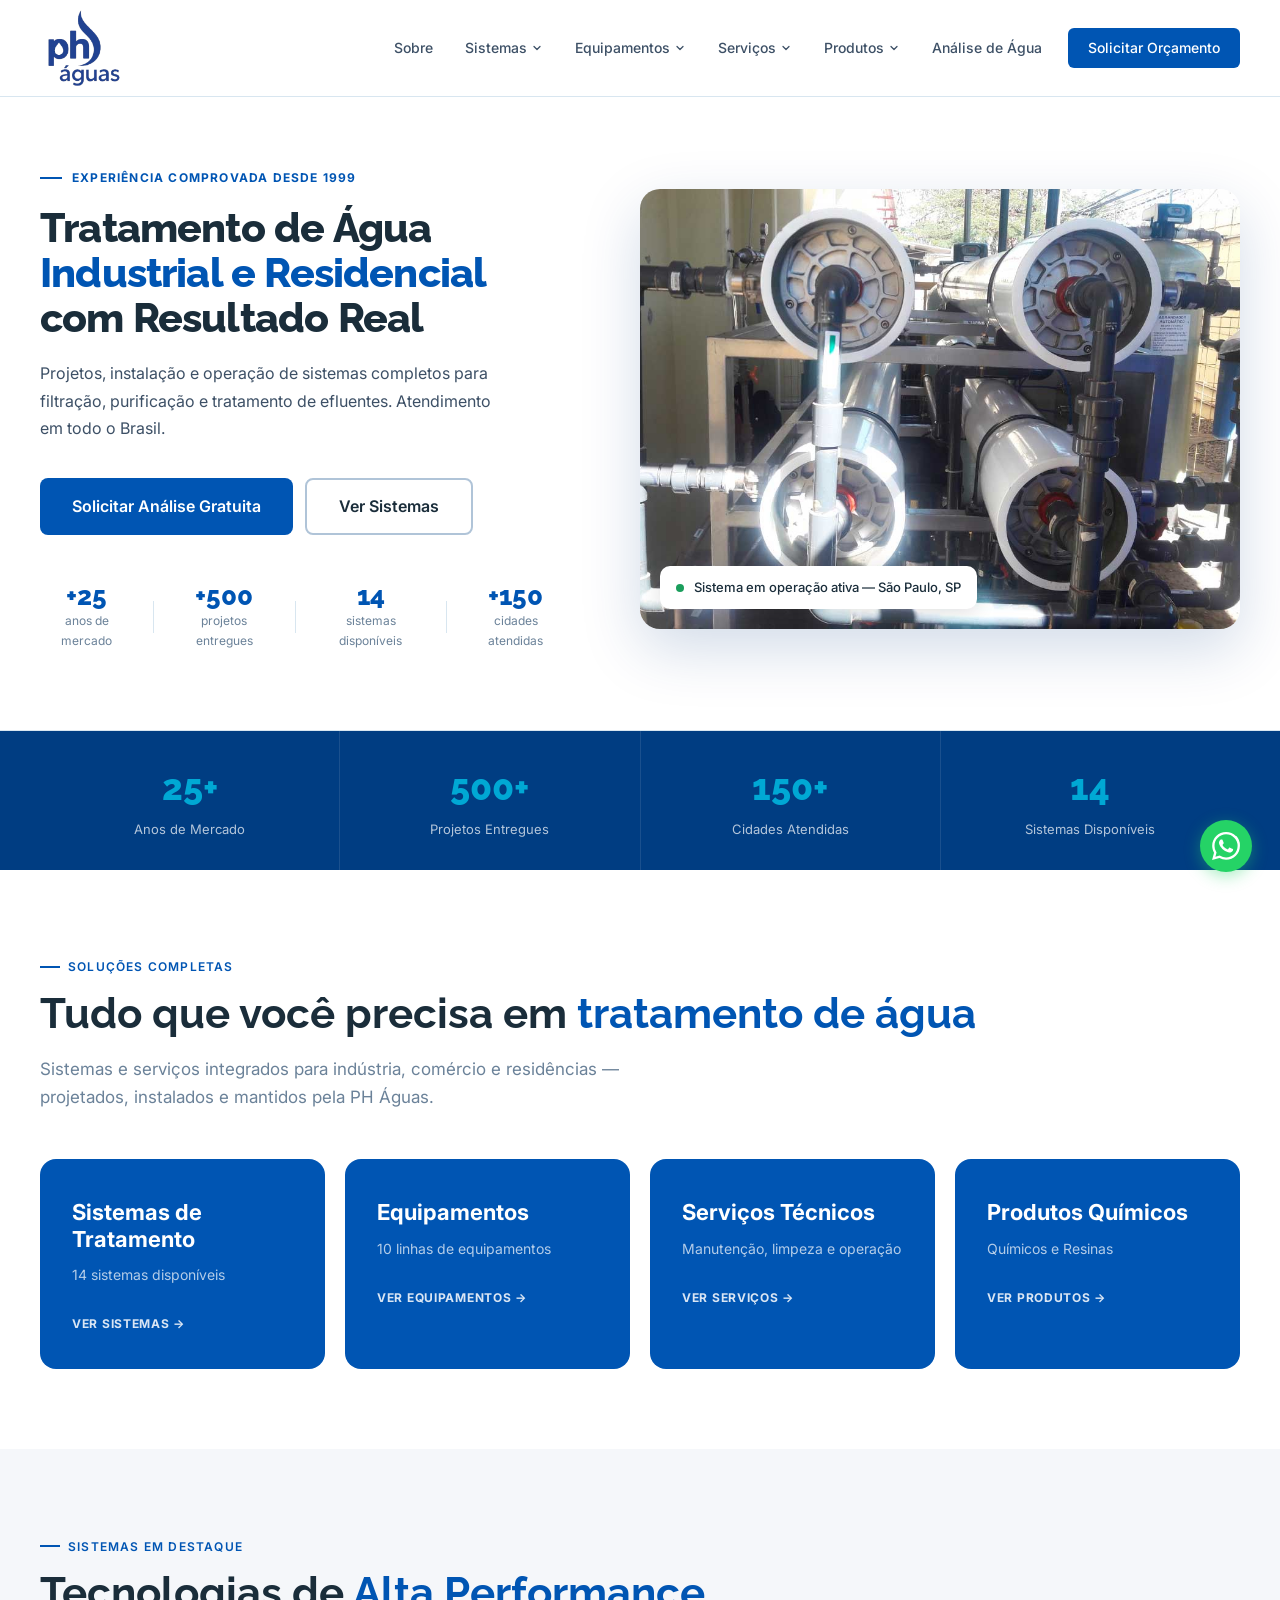
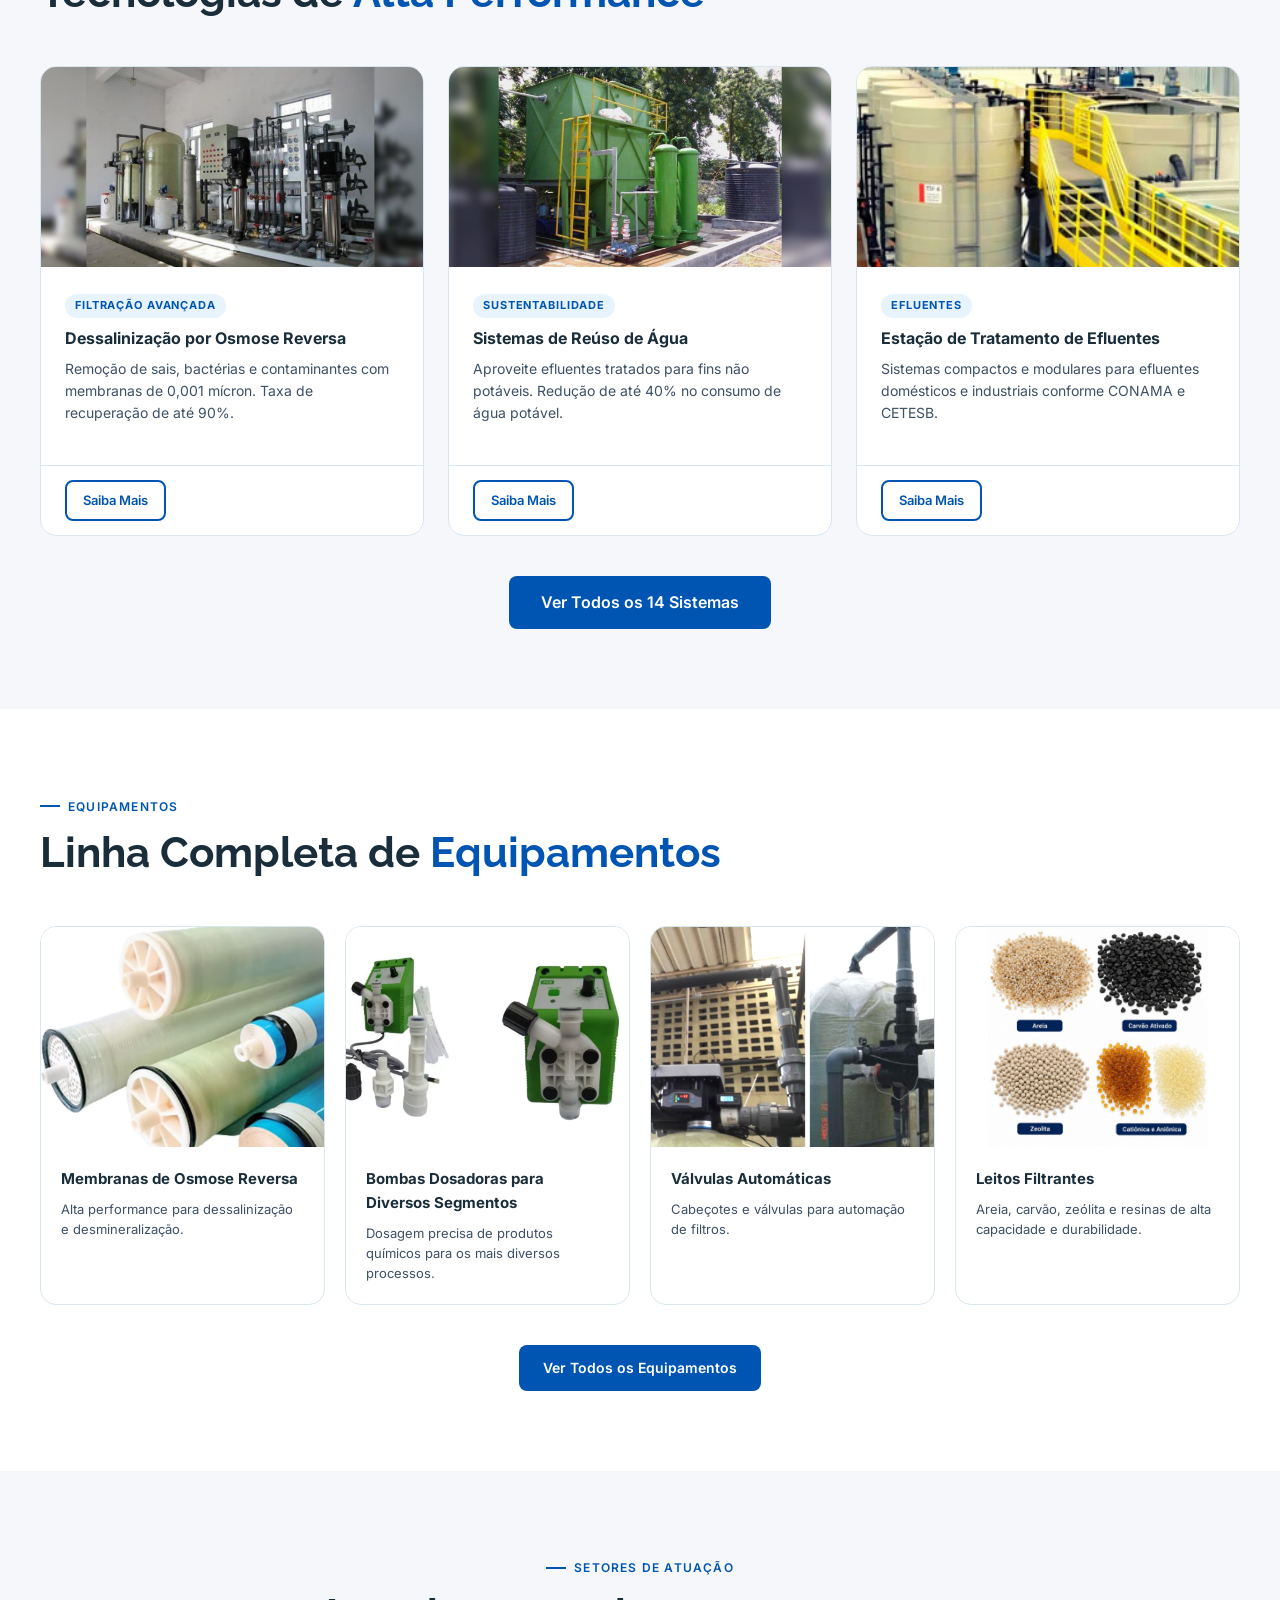
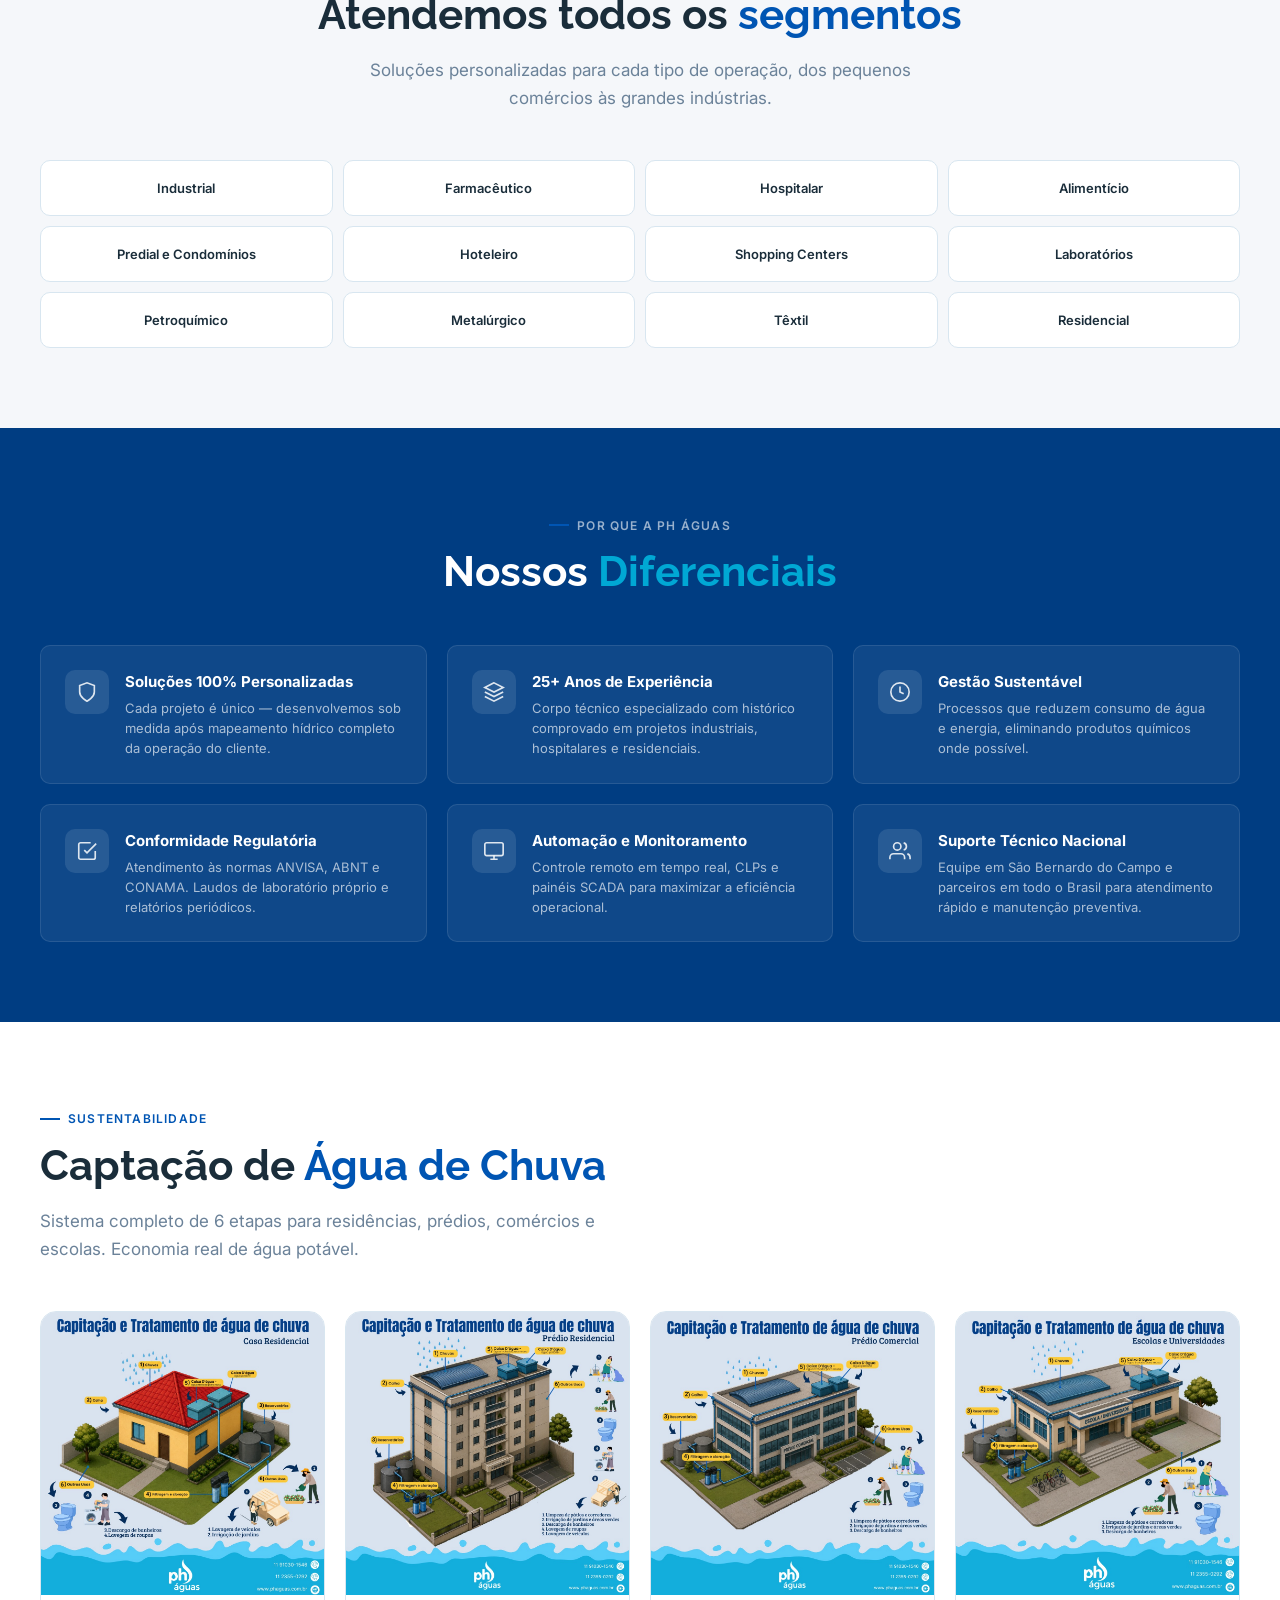
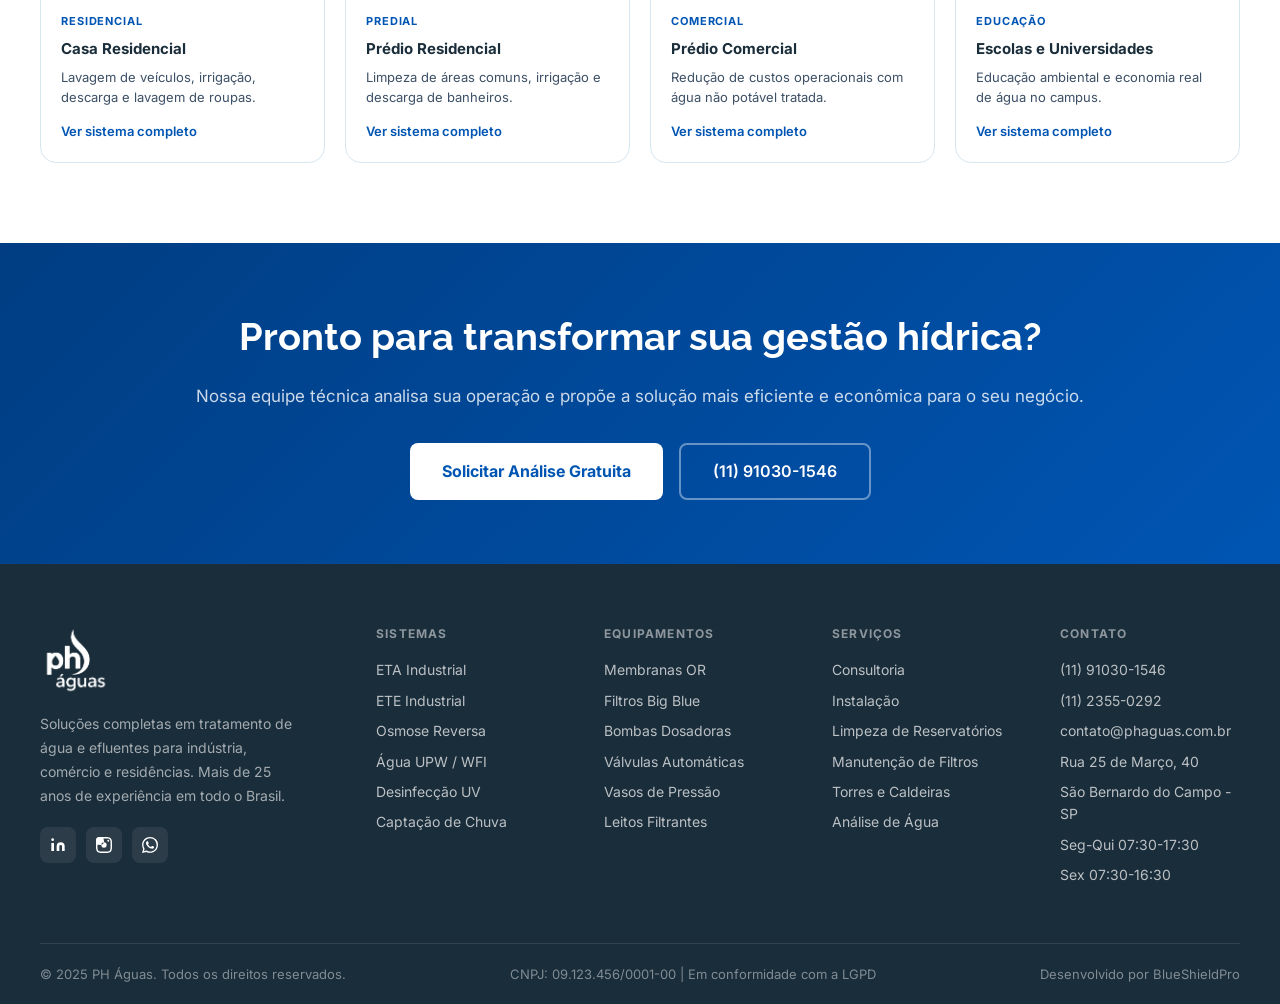
<file: index.html>
<!DOCTYPE html>
<html lang="pt-BR">
<head>
  <meta charset="UTF-8">
  <meta name="viewport" content="width=device-width, initial-scale=1.0">
  <title>PH Águas — Tratamento de Água e Efluentes Industriais</title>
  <meta name="description" content="PH Águas: soluções completas em tratamento de água industrial, residencial e captação de chuva. Mais de 25 anos de experiência em todo o Brasil.">
  <link rel="canonical" href="https://www.phaguas.com.br/index.html">
  <meta property="og:title" content="PH Águas — Tratamento de Água e Efluentes Industriais">
  <meta property="og:description" content="Soluções completas em tratamento de água industrial, residencial e captação de chuva. Mais de 25 anos de experiência.">
  <meta property="og:type" content="website">
  <meta property="og:image" content="images/sistemas/osmose-reversa.jpg">
  <link rel="preconnect" href="https://fonts.googleapis.com">
  <link href="https://fonts.googleapis.com/css2?family=Inter:wght@300;400;500;600;700&family=Raleway:wght@700;800&display=swap" rel="stylesheet">
  <link rel="icon" type="image/png" href="images/brand/logo-mark.png">
  <link rel="stylesheet" href="styles/main.css">
  <style>
    .category-grid { display: grid; grid-template-columns: repeat(4,1fr); gap: 20px; }
    @media(max-width:1024px) { .category-grid { grid-template-columns: repeat(2,1fr); } }
    @media(max-width:600px)  { .category-grid { grid-template-columns: 1fr; } }

    .diff-grid { display: grid; grid-template-columns: repeat(3,1fr); gap: 20px; }
    @media(max-width:768px){ .diff-grid { grid-template-columns: 1fr; } }
    .diff-item { display: flex; gap: 16px; align-items: flex-start; padding: 24px; background: rgba(255,255,255,.06); border: 1px solid rgba(255,255,255,.1); border-radius: var(--radius); }
    .diff-icon { width: 44px; height: 44px; border-radius: 10px; background: rgba(255,255,255,.1); display: flex; align-items: center; justify-content: center; flex-shrink: 0; }
    .diff-icon svg { width: 22px; stroke: rgba(255,255,255,.85); fill: none; stroke-width: 1.8; }
    .diff-title { font-size: 15px; font-weight: 700; color: var(--white); margin-bottom: 4px; }
    .diff-desc { font-size: 13px; color: rgba(255,255,255,.65); line-height: 1.55; }

    .chuva-grid { display: grid; grid-template-columns: repeat(4,1fr); gap: 20px; }
    @media(max-width:900px){ .chuva-grid { grid-template-columns: repeat(2,1fr); } }
    @media(max-width:500px){ .chuva-grid { grid-template-columns: 1fr; } }
    .chuva-card { background: var(--white); border: 1px solid var(--gray-border); border-radius: var(--radius-lg); overflow: hidden; transition: all var(--transition); cursor: pointer; text-decoration: none; color: inherit; display: block; }
    .chuva-card:hover { box-shadow: var(--shadow-lg); transform: translateY(-4px); border-color: var(--blue); }
    .chuva-card img { width: 100%; aspect-ratio: 1 / 1; height: auto; object-fit: cover; display: block; background: var(--blue-pale); }
    .chuva-card-body { padding: 18px 20px 20px; }
    .chuva-tag { font-size: 11px; font-weight: 700; color: var(--blue); text-transform: uppercase; letter-spacing: .08em; margin-bottom: 6px; }
    .chuva-title { font-size: 15px; font-weight: 700; color: var(--text-dark); margin-bottom: 6px; }
    .chuva-desc { font-size: 13px; color: var(--text); line-height: 1.55; margin-bottom: 14px; }
    .chuva-link { font-size: 13px; font-weight: 600; color: var(--blue); }
  </style>
</head>
<body class="page-content">

  <!-- HERO -->
  <section id="hero-home">
    <div class="container">
      <div class="hero-wrap">
        <div class="hero-content">
          <div class="hero-eyebrow">Experiência comprovada desde 1999</div>
          <h1 class="hero-h1">Tratamento de Água<br><span class="accent">Industrial e Residencial</span><br>com Resultado Real</h1>
          <p class="hero-sub">Projetos, instalação e operação de sistemas completos para filtração, purificação e tratamento de efluentes. Atendimento em todo o Brasil.</p>
          <div class="hero-actions">
            <a href="contato.html" class="btn btn-primary btn-lg">Solicitar Análise Gratuita</a>
            <a href="sistemas.html" class="btn btn-outline-dark btn-lg">Ver Sistemas</a>
          </div>
          <div class="hero-trust-row">
            <div class="trust-stat">
              <span class="trust-num">+25</span>
              <span class="trust-lbl">anos de mercado</span>
            </div>
            <div class="trust-sep"></div>
            <div class="trust-stat">
              <span class="trust-num">+500</span>
              <span class="trust-lbl">projetos entregues</span>
            </div>
            <div class="trust-sep"></div>
            <div class="trust-stat">
              <span class="trust-num">14</span>
              <span class="trust-lbl">sistemas disponíveis</span>
            </div>
            <div class="trust-sep"></div>
            <div class="trust-stat">
              <span class="trust-num">+150</span>
              <span class="trust-lbl">cidades atendidas</span>
            </div>
          </div>
        </div>
        <div class="hero-photo">
          <div class="hero-photo-frame">
            <img src="images/sistemas/osmose-reversa.jpg" alt="Sistema de Osmose Reversa da PH Águas em operação" width="1280" height="720">
            <div class="hero-badge-card">
              <span class="badge-dot"></span>
              <span>Sistema em operação ativa &mdash; São Paulo, SP</span>
            </div>
          </div>
        </div>
      </div>
    </div>
  </section>

  <!-- STATS BAR -->
  <div class="stats-bar">
    <div class="container">
      <div class="stat-item"><span class="stat-value" data-target="25" data-suffix="+">25+</span><span class="stat-label">Anos de Mercado</span></div>
      <div class="stat-item"><span class="stat-value" data-target="500" data-suffix="+">500+</span><span class="stat-label">Projetos Entregues</span></div>
      <div class="stat-item"><span class="stat-value" data-target="150" data-suffix="+">150+</span><span class="stat-label">Cidades Atendidas</span></div>
      <div class="stat-item"><span class="stat-value" data-target="14" data-suffix="">14</span><span class="stat-label">Sistemas Disponíveis</span></div>
    </div>
  </div>

  <!-- CATEGORIAS -->
  <section class="section">
    <div class="container">
      <div class="section-header">
        <span class="section-tag">Soluções Completas</span>
        <h2 class="section-title">Tudo que você precisa em <span>tratamento de água</span></h2>
        <p class="section-subtitle">Sistemas e serviços integrados para indústria, comércio e residências &mdash; projetados, instalados e mantidos pela PH Águas.</p>
      </div>
      <div class="category-grid">
        <a href="sistemas.html" class="ov-card fade-up" data-delay="0">
          <div class="ov-title">Sistemas de Tratamento</div>
          <div class="ov-count">14 sistemas disponíveis</div>
          <div class="ov-arrow">Ver sistemas &rarr;</div>
        </a>
        <a href="equipamentos.html" class="ov-card fade-up" data-delay="80">
          <div class="ov-title">Equipamentos</div>
          <div class="ov-count">10 linhas de equipamentos</div>
          <div class="ov-arrow">Ver equipamentos &rarr;</div>
        </a>
        <a href="servicos.html" class="ov-card fade-up" data-delay="160">
          <div class="ov-title">Serviços Técnicos</div>
          <div class="ov-count">Manutenção, limpeza e operação</div>
          <div class="ov-arrow">Ver serviços &rarr;</div>
        </a>
        <a href="produtos.html" class="ov-card fade-up" data-delay="240">
          <div class="ov-title">Produtos Químicos</div>
          <div class="ov-count">Químicos e Resinas</div>
          <div class="ov-arrow">Ver produtos &rarr;</div>
        </a>
      </div>
    </div>
  </section>

  <!-- SISTEMAS DESTAQUE -->
  <section class="section gray">
    <div class="container">
      <div class="section-header">
        <span class="section-tag">Sistemas em Destaque</span>
        <h2 class="section-title">Tecnologias de <span>Alta Performance</span></h2>
      </div>
      <div class="grid-3">
        <div class="card fade-up" data-delay="0">
          <img class="card-img" src="images/sistemas/osmose-1.jpg" alt="Sistema de Osmose Reversa" loading="lazy">
          <div class="card-body">
            <span class="card-tag">Filtração Avançada</span>
            <div class="card-title">Dessalinização por Osmose Reversa</div>
            <div class="card-desc">Remoção de sais, bactérias e contaminantes com membranas de 0,001 mícron. Taxa de recuperação de até 90%.</div>
          </div>
          <div class="card-footer"><a href="sistemas.html" class="btn btn-outline btn-sm">Saiba Mais</a></div>
        </div>
        <div class="card fade-up" data-delay="100">
          <img class="card-img" src="images/sistemas/reuso.jpg" alt="Sistema de Reúso de Água" loading="lazy">
          <div class="card-body">
            <span class="card-tag">Sustentabilidade</span>
            <div class="card-title">Sistemas de Reúso de Água</div>
            <div class="card-desc">Aproveite efluentes tratados para fins não potáveis. Redução de até 40% no consumo de água potável.</div>
          </div>
          <div class="card-footer"><a href="sistemas.html" class="btn btn-outline btn-sm">Saiba Mais</a></div>
        </div>
        <div class="card fade-up" data-delay="200">
          <img class="card-img" src="images/sistemas/ete.jpg" alt="Estação de Tratamento de Efluentes" loading="lazy">
          <div class="card-body">
            <span class="card-tag">Efluentes</span>
            <div class="card-title">Estação de Tratamento de Efluentes</div>
            <div class="card-desc">Sistemas compactos e modulares para efluentes domésticos e industriais conforme CONAMA e CETESB.</div>
          </div>
          <div class="card-footer"><a href="sistemas.html" class="btn btn-outline btn-sm">Saiba Mais</a></div>
        </div>
      </div>
      <div style="text-align:center;margin-top:40px">
        <a href="sistemas.html" class="btn btn-primary btn-lg">Ver Todos os 14 Sistemas</a>
      </div>
    </div>
  </section>

  <!-- EQUIPAMENTOS DESTAQUE -->
  <section class="section">
    <div class="container">
      <div class="section-header">
        <span class="section-tag">Equipamentos</span>
        <h2 class="section-title">Linha Completa de <span>Equipamentos</span></h2>
      </div>
      <div class="grid-4 fade-up">
        <div class="eq-card">
          <img class="eq-card-img" src="images/equipamentos/membranas.jpg" alt="Membranas de Osmose Reversa" loading="lazy">
          <div class="eq-card-body">
            <div class="eq-card-title">Membranas de Osmose Reversa</div>
            <div class="eq-card-desc">Alta performance para dessalinização e desmineralização.</div>
          </div>
        </div>
        <div class="eq-card">
          <img class="eq-card-img" src="images/equipamentos/bombas.jpg" alt="Bombas Dosadoras" loading="lazy">
          <div class="eq-card-body">
            <div class="eq-card-title">Bombas Dosadoras para Diversos Segmentos</div>
            <div class="eq-card-desc">Dosagem precisa de produtos químicos para os mais diversos processos.</div>
          </div>
        </div>
        <div class="eq-card">
          <img class="eq-card-img" src="images/equipamentos/valvulas.jpg" alt="Válvulas Automáticas" loading="lazy">
          <div class="eq-card-body">
            <div class="eq-card-title">Válvulas Automáticas</div>
            <div class="eq-card-desc">Cabeçotes e válvulas para automação de filtros.</div>
          </div>
        </div>
        <div class="eq-card">
          <img class="eq-card-img" src="images/equipamentos/leitos-oficial.jpg" style="object-fit:contain;background:#fff" alt="Leitos Filtrantes — areia, carvão, zeólita e resinas" loading="lazy">
          <div class="eq-card-body">
            <div class="eq-card-title">Leitos Filtrantes</div>
            <div class="eq-card-desc">Areia, carvão, zeólita e resinas de alta capacidade e durabilidade.</div>
          </div>
        </div>
      </div>
      <div style="text-align:center;margin-top:40px">
        <a href="equipamentos.html" class="btn btn-primary">Ver Todos os Equipamentos</a>
      </div>
    </div>
  </section>

  <!-- SETORES -->
  <section class="section gray">
    <div class="container">
      <div class="section-header center">
        <span class="section-tag">Setores de Atuação</span>
        <h2 class="section-title">Atendemos todos os <span>segmentos</span></h2>
        <p class="section-subtitle">Soluções personalizadas para cada tipo de operação, dos pequenos comércios às grandes indústrias.</p>
      </div>
      <div class="sector-grid fade-up">
        <div class="sector-card"><span class="sector-name">Industrial</span></div>
        <div class="sector-card"><span class="sector-name">Farmacêutico</span></div>
        <div class="sector-card"><span class="sector-name">Hospitalar</span></div>
        <div class="sector-card"><span class="sector-name">Alimentício</span></div>
        <div class="sector-card"><span class="sector-name">Predial e Condomínios</span></div>
        <div class="sector-card"><span class="sector-name">Hoteleiro</span></div>
        <div class="sector-card"><span class="sector-name">Shopping Centers</span></div>
        <div class="sector-card"><span class="sector-name">Laboratórios</span></div>
        <div class="sector-card"><span class="sector-name">Petroquímico</span></div>
        <div class="sector-card"><span class="sector-name">Metalúrgico</span></div>
        <div class="sector-card"><span class="sector-name">Têxtil</span></div>
        <div class="sector-card"><span class="sector-name" title="Serviço de filtro residencial">Residencial</span></div>
      </div>
    </div>
  </section>

  <!-- DIFERENCIAIS -->
  <section class="section blue-dark">
    <div class="container">
      <div class="section-header center">
        <span class="section-tag" style="color:rgba(255,255,255,.6)">Por que a PH Águas</span>
        <h2 class="section-title" style="color:white">Nossos <span style="color:var(--cyan)">Diferenciais</span></h2>
      </div>
      <div class="diff-grid fade-up">
        <div class="diff-item">
          <div class="diff-icon"><svg viewBox="0 0 24 24"><path d="M12 22s8-4 8-10V5l-8-3-8 3v7c0 6 8 10 8 10z"/></svg></div>
          <div>
            <div class="diff-title">Soluções 100% Personalizadas</div>
            <div class="diff-desc">Cada projeto é único — desenvolvemos sob medida após mapeamento hídrico completo da operação do cliente.</div>
          </div>
        </div>
        <div class="diff-item">
          <div class="diff-icon"><svg viewBox="0 0 24 24"><path d="M12 2L2 7l10 5 10-5-10-5zM2 17l10 5 10-5M2 12l10 5 10-5"/></svg></div>
          <div>
            <div class="diff-title">25+ Anos de Experiência</div>
            <div class="diff-desc">Corpo técnico especializado com histórico comprovado em projetos industriais, hospitalares e residenciais.</div>
          </div>
        </div>
        <div class="diff-item">
          <div class="diff-icon"><svg viewBox="0 0 24 24"><circle cx="12" cy="12" r="10"/><polyline points="12 6 12 12 16 14"/></svg></div>
          <div>
            <div class="diff-title">Gestão Sustentável</div>
            <div class="diff-desc">Processos que reduzem consumo de água e energia, eliminando produtos químicos onde possível.</div>
          </div>
        </div>
        <div class="diff-item">
          <div class="diff-icon"><svg viewBox="0 0 24 24"><path d="M9 11l3 3L22 4"/><path d="M21 12v7a2 2 0 01-2 2H5a2 2 0 01-2-2V5a2 2 0 012-2h11"/></svg></div>
          <div>
            <div class="diff-title">Conformidade Regulatória</div>
            <div class="diff-desc">Atendimento às normas ANVISA, ABNT e CONAMA. Laudos de laboratório próprio e relatórios periódicos.</div>
          </div>
        </div>
        <div class="diff-item">
          <div class="diff-icon"><svg viewBox="0 0 24 24"><rect x="2" y="3" width="20" height="14" rx="2"/><path d="M8 21h8M12 17v4"/></svg></div>
          <div>
            <div class="diff-title">Automação e Monitoramento</div>
            <div class="diff-desc">Controle remoto em tempo real, CLPs e painéis SCADA para maximizar a eficiência operacional.</div>
          </div>
        </div>
        <div class="diff-item">
          <div class="diff-icon"><svg viewBox="0 0 24 24"><path d="M17 21v-2a4 4 0 00-4-4H5a4 4 0 00-4 4v2"/><circle cx="9" cy="7" r="4"/><path d="M23 21v-2a4 4 0 00-3-3.87M16 3.13a4 4 0 010 7.75"/></svg></div>
          <div>
            <div class="diff-title">Suporte Técnico Nacional</div>
            <div class="diff-desc">Equipe em São Bernardo do Campo e parceiros em todo o Brasil para atendimento rápido e manutenção preventiva.</div>
          </div>
        </div>
      </div>
    </div>
  </section>

  <!-- CAPTAÇÃO DE ÁGUA DE CHUVA -->
  <section class="section">
    <div class="container">
      <div class="section-header">
        <span class="section-tag">Sustentabilidade</span>
        <h2 class="section-title">Captação de <span>Água de Chuva</span></h2>
        <p class="section-subtitle">Sistema completo de 6 etapas para residências, prédios, comércios e escolas. Economia real de água potável.</p>
      </div>
      <div class="chuva-grid fade-up">
        <a href="chuva.html#casa" class="chuva-card">
          <img src="images/chuva-casa.jpg" alt="Captação de água de chuva — Casa Residencial" loading="lazy">
          <div class="chuva-card-body">
            <div class="chuva-tag">Residencial</div>
            <div class="chuva-title">Casa Residencial</div>
            <div class="chuva-desc">Lavagem de veículos, irrigação, descarga e lavagem de roupas.</div>
            <div class="chuva-link">Ver sistema completo</div>
          </div>
        </a>
        <a href="chuva.html#predial" class="chuva-card">
          <img src="images/chuva-predial.jpg" alt="Captação de água de chuva — Prédio Residencial" loading="lazy">
          <div class="chuva-card-body">
            <div class="chuva-tag">Predial</div>
            <div class="chuva-title">Prédio Residencial</div>
            <div class="chuva-desc">Limpeza de áreas comuns, irrigação e descarga de banheiros.</div>
            <div class="chuva-link">Ver sistema completo</div>
          </div>
        </a>
        <a href="chuva.html#comercial" class="chuva-card">
          <img src="images/chuva-comercial.jpg" alt="Captação de água de chuva — Prédio Comercial" loading="lazy">
          <div class="chuva-card-body">
            <div class="chuva-tag">Comercial</div>
            <div class="chuva-title">Prédio Comercial</div>
            <div class="chuva-desc">Redução de custos operacionais com água não potável tratada.</div>
            <div class="chuva-link">Ver sistema completo</div>
          </div>
        </a>
        <a href="chuva.html#escola" class="chuva-card">
          <img src="images/chuva-escola.jpg" alt="Captação de água de chuva — Escolas e Universidades" loading="lazy">
          <div class="chuva-card-body">
            <div class="chuva-tag">Educação</div>
            <div class="chuva-title">Escolas e Universidades</div>
            <div class="chuva-desc">Educação ambiental e economia real de água no campus.</div>
            <div class="chuva-link">Ver sistema completo</div>
          </div>
        </a>
      </div>
    </div>
  </section>

  <!-- CTA FINAL -->
  <div class="cta-band">
    <div class="container">
      <h2>Pronto para transformar sua gestão hídrica?</h2>
      <p>Nossa equipe técnica analisa sua operação e propõe a solução mais eficiente e econômica para o seu negócio.</p>
      <div class="actions">
        <a href="contato.html" class="btn btn-white btn-lg">Solicitar Análise Gratuita</a>
        <a href="tel:+5511910301546" class="btn btn-outline btn-lg" style="border-color:rgba(255,255,255,.4);color:white;">(11) 91030-1546</a>
      </div>
    </div>
  </div>

  <script src="scripts/components.js"></script>
  <script src="scripts/main.js"></script>
</body>
</html>
</file>
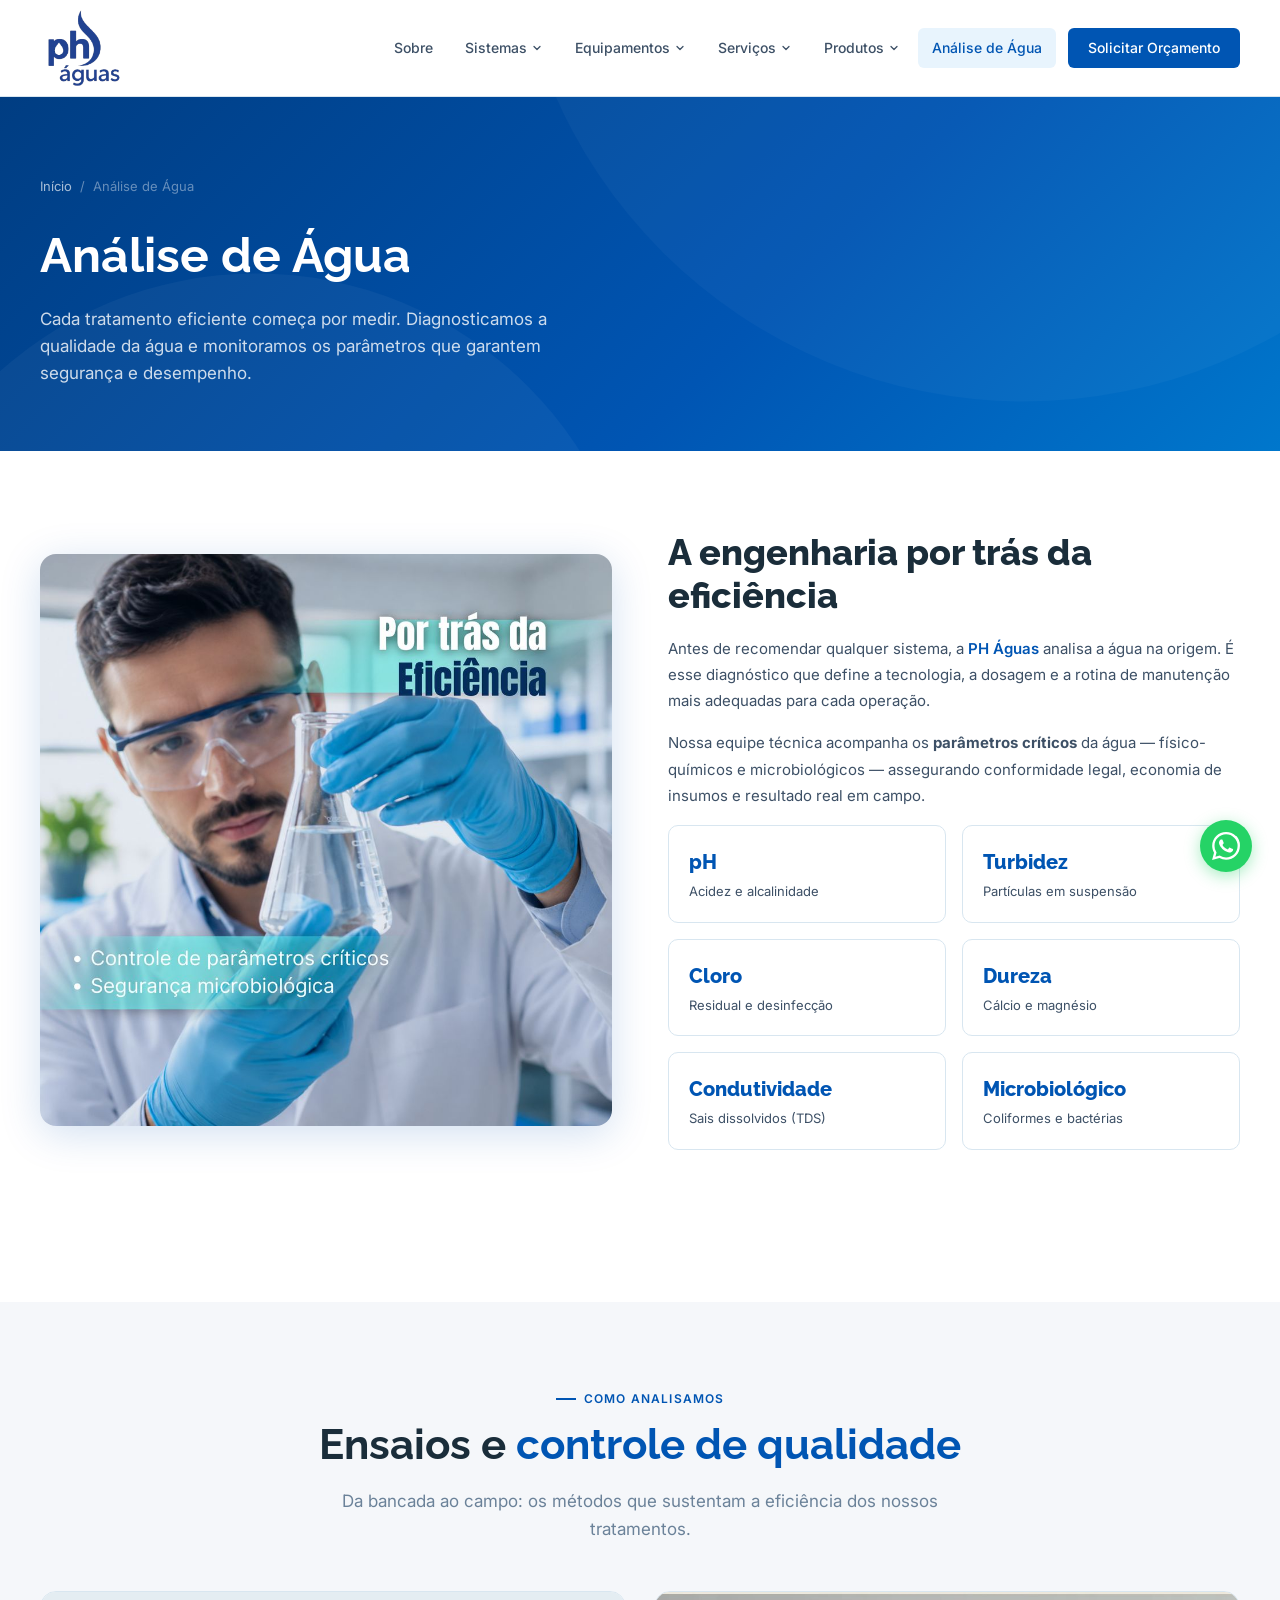
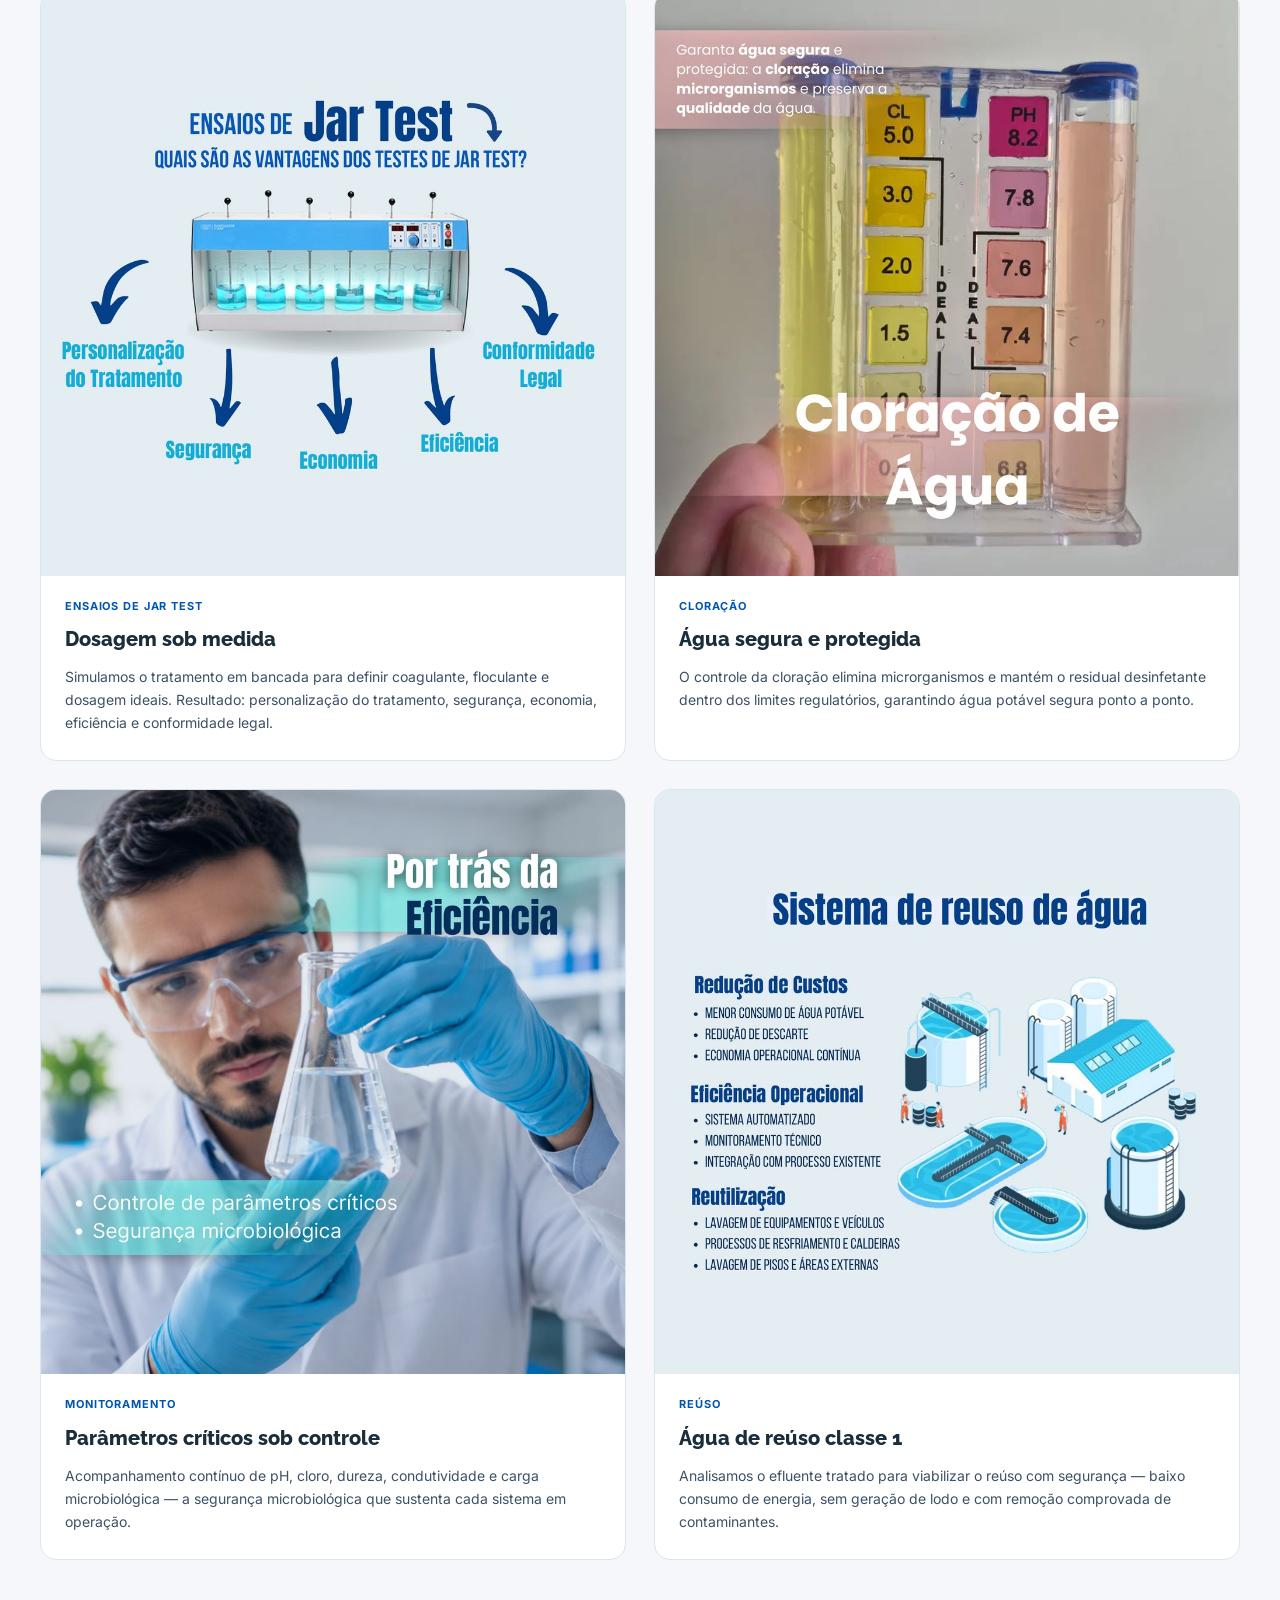
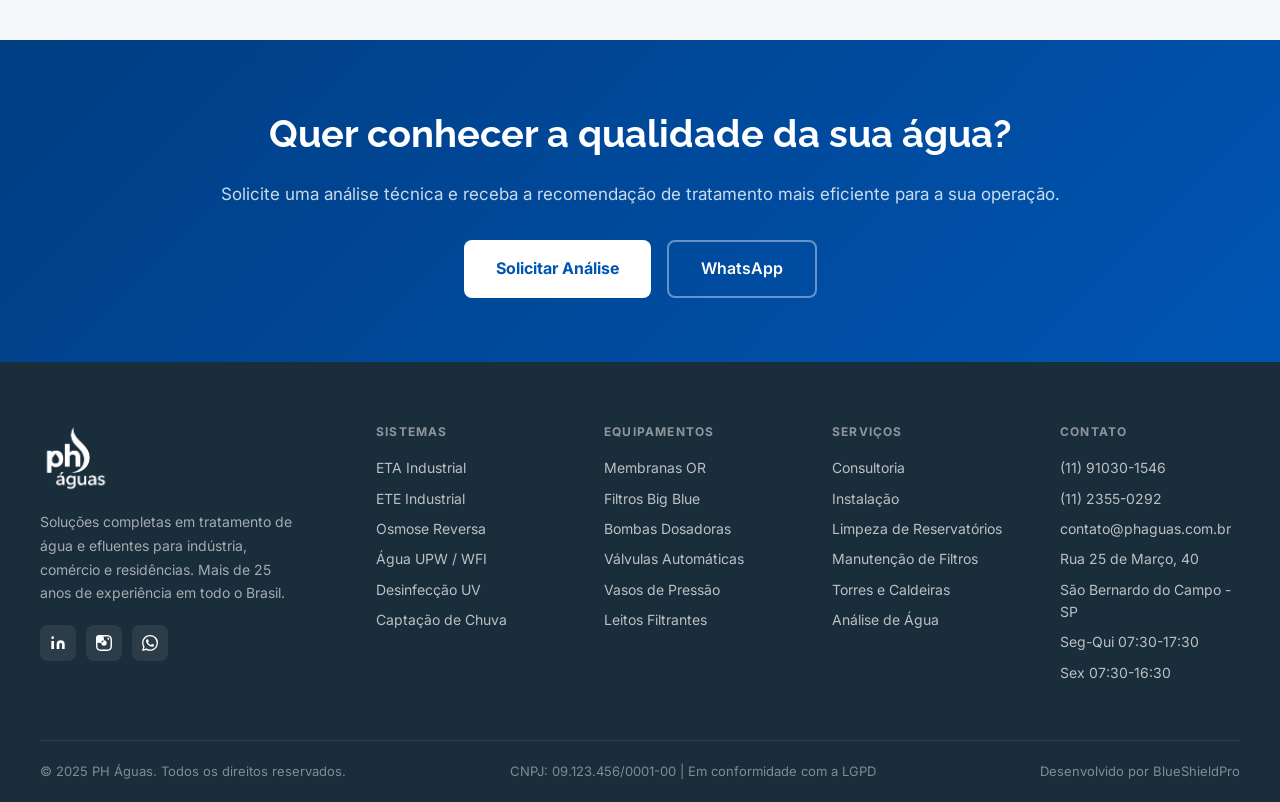
<file: analise.html>
<!DOCTYPE html>
<html lang="pt-BR">
<head>
  <meta charset="UTF-8">
  <meta name="viewport" content="width=device-width, initial-scale=1.0">
  <title>Análise de Água — PH Águas</title>
  <meta name="description" content="Análise e monitoramento da qualidade da água: controle de parâmetros críticos, ensaios de Jar Test, cloração e reúso. A engenharia por trás de cada tratamento da PH Águas.">
  <link rel="canonical" href="https://www.phaguas.com.br/analise.html">
  <meta property="og:title" content="Análise de Água — PH Águas">
  <meta property="og:description" content="Controle de parâmetros críticos, ensaios de Jar Test, cloração e reúso — a engenharia por trás de cada tratamento.">
  <meta property="og:type" content="website">
  <meta property="og:image" content="images/artes/por-tras-da-eficiencia.jpg">
  <link rel="preconnect" href="https://fonts.googleapis.com">
  <link href="https://fonts.googleapis.com/css2?family=Inter:wght@300;400;500;600;700&family=Raleway:wght@700;800&display=swap" rel="stylesheet">
  <link rel="icon" type="image/png" href="images/brand/logo-mark.png">
  <link rel="stylesheet" href="styles/main.css">
  <style>
    .analise-intro { display: grid; grid-template-columns: 1fr 1fr; gap: 56px; align-items: center; margin-bottom: 72px; }
    @media(max-width:768px){ .analise-intro { grid-template-columns: 1fr; gap: 32px; } }
    .analise-intro-img { border-radius: var(--radius-lg); overflow: hidden; box-shadow: var(--shadow-lg); }
    .analise-intro-img img { width: 100%; height: 100%; object-fit: cover; }
    .analise-intro-text h2 { font-family: var(--font-display); font-size: clamp(26px,3vw,36px); font-weight: 800; color: var(--text-dark); margin-bottom: 18px; line-height: 1.2; }
    .analise-intro-text p { font-size: 15px; color: var(--text); line-height: 1.75; margin-bottom: 16px; }
    .analise-intro-text .highlight { color: var(--blue); font-weight: 600; }

    .param-grid { display: grid; grid-template-columns: repeat(auto-fill,minmax(220px,1fr)); gap: 16px; margin-top: 8px; }
    .param-card { background: var(--white); border: 1px solid var(--gray-border); border-radius: var(--radius); padding: 20px; transition: all var(--transition); }
    .param-card:hover { box-shadow: var(--shadow); border-color: var(--blue); transform: translateY(-3px); }
    .param-card .p-val { font-family: var(--font-display); font-size: 20px; font-weight: 800; color: var(--blue); margin-bottom: 4px; }
    .param-card .p-lbl { font-size: 13px; color: var(--text); line-height: 1.5; }

    .art-grid { display: grid; grid-template-columns: repeat(2,1fr); gap: 28px; }
    @media(max-width:760px){ .art-grid { grid-template-columns: 1fr; } }
    .art-card { background: var(--white); border: 1px solid var(--gray-border); border-radius: var(--radius-lg); overflow: hidden; transition: all var(--transition); }
    .art-card:hover { box-shadow: var(--shadow-lg); transform: translateY(-4px); }
    .art-card img { width: 100%; aspect-ratio: 1/1; object-fit: cover; display: block; background: var(--blue-pale); }
    .art-card-body { padding: 22px 24px 26px; }
    .art-tag { font-size: 11px; font-weight: 700; text-transform: uppercase; letter-spacing: .08em; color: var(--blue); margin-bottom: 8px; }
    .art-title { font-family: var(--font-display); font-size: 20px; font-weight: 800; color: var(--text-dark); margin-bottom: 10px; }
    .art-desc { font-size: 14px; color: var(--text); line-height: 1.65; }
  </style>
</head>
<body class="page-content">

  <div class="page-hero">
    <div class="container">
      <div class="breadcrumb"><a href="index.html">Início</a><span>/</span><span>Análise de Água</span></div>
      <h1>Análise de Água</h1>
      <p>Cada tratamento eficiente começa por medir. Diagnosticamos a qualidade da água e monitoramos os parâmetros que garantem segurança e desempenho.</p>
    </div>
  </div>

  <section class="section">
    <div class="container">
      <div class="analise-intro">
        <div class="analise-intro-img">
          <img src="images/artes/por-tras-da-eficiencia.jpg" alt="Analista da PH Águas avaliando amostra de água em laboratório" loading="lazy">
        </div>
        <div class="analise-intro-text">
          <h2>A engenharia por trás da eficiência</h2>
          <p>Antes de recomendar qualquer sistema, a <span class="highlight">PH Águas</span> analisa a água na origem. É esse diagnóstico que define a tecnologia, a dosagem e a rotina de manutenção mais adequadas para cada operação.</p>
          <p>Nossa equipe técnica acompanha os <strong>parâmetros críticos</strong> da água — físico-químicos e microbiológicos — assegurando conformidade legal, economia de insumos e resultado real em campo.</p>
          <div class="param-grid">
            <div class="param-card"><div class="p-val">pH</div><div class="p-lbl">Acidez e alcalinidade</div></div>
            <div class="param-card"><div class="p-val">Turbidez</div><div class="p-lbl">Partículas em suspensão</div></div>
            <div class="param-card"><div class="p-val">Cloro</div><div class="p-lbl">Residual e desinfecção</div></div>
            <div class="param-card"><div class="p-val">Dureza</div><div class="p-lbl">Cálcio e magnésio</div></div>
            <div class="param-card"><div class="p-val">Condutividade</div><div class="p-lbl">Sais dissolvidos (TDS)</div></div>
            <div class="param-card"><div class="p-val">Microbiológico</div><div class="p-lbl">Coliformes e bactérias</div></div>
          </div>
        </div>
      </div>
    </div>
  </section>

  <section class="section gray">
    <div class="container">
      <div class="section-header center">
        <span class="section-tag">Como Analisamos</span>
        <h2 class="section-title">Ensaios e <span>controle de qualidade</span></h2>
        <p class="section-subtitle">Da bancada ao campo: os métodos que sustentam a eficiência dos nossos tratamentos.</p>
      </div>
      <div class="art-grid fade-up">
        <div class="art-card">
          <img src="images/artes/jar-test.jpg" alt="Ensaios de Jar Test — floculador com seis jarras" loading="lazy">
          <div class="art-card-body">
            <div class="art-tag">Ensaios de Jar Test</div>
            <div class="art-title">Dosagem sob medida</div>
            <div class="art-desc">Simulamos o tratamento em bancada para definir coagulante, floculante e dosagem ideais. Resultado: personalização do tratamento, segurança, economia, eficiência e conformidade legal.</div>
          </div>
        </div>
        <div class="art-card">
          <img src="images/artes/cloracao.jpg" alt="Cloração da água para desinfecção" loading="lazy">
          <div class="art-card-body">
            <div class="art-tag">Cloração</div>
            <div class="art-title">Água segura e protegida</div>
            <div class="art-desc">O controle da cloração elimina microrganismos e mantém o residual desinfetante dentro dos limites regulatórios, garantindo água potável segura ponto a ponto.</div>
          </div>
        </div>
        <div class="art-card">
          <img src="images/artes/por-tras-da-eficiencia.jpg" alt="Controle de parâmetros críticos da água" loading="lazy">
          <div class="art-card-body">
            <div class="art-tag">Monitoramento</div>
            <div class="art-title">Parâmetros críticos sob controle</div>
            <div class="art-desc">Acompanhamento contínuo de pH, cloro, dureza, condutividade e carga microbiológica — a segurança microbiológica que sustenta cada sistema em operação.</div>
          </div>
        </div>
        <div class="art-card">
          <img src="images/artes/torre-automatizado.jpg" alt="Sistema de reúso de água" loading="lazy">
          <div class="art-card-body">
            <div class="art-tag">Reúso</div>
            <div class="art-title">Água de reúso classe 1</div>
            <div class="art-desc">Analisamos o efluente tratado para viabilizar o reúso com segurança — baixo consumo de energia, sem geração de lodo e com remoção comprovada de contaminantes.</div>
          </div>
        </div>
      </div>
    </div>
  </section>

  <div class="cta-band">
    <div class="container">
      <h2>Quer conhecer a qualidade da sua água?</h2>
      <p>Solicite uma análise técnica e receba a recomendação de tratamento mais eficiente para a sua operação.</p>
      <div class="actions">
        <a href="contato.html" class="btn btn-white btn-lg">Solicitar Análise</a>
        <a href="https://wa.me/5511910301546?text=Olá,%20gostaria%20de%20solicitar%20uma%20análise%20de%20água" class="btn btn-outline btn-lg" style="border-color:rgba(255,255,255,.4);color:white;" target="_blank" rel="noopener">WhatsApp</a>
      </div>
    </div>
  </div>

  <script src="scripts/components.js"></script>
  <script src="scripts/main.js"></script>
</body>
</html>
</file>
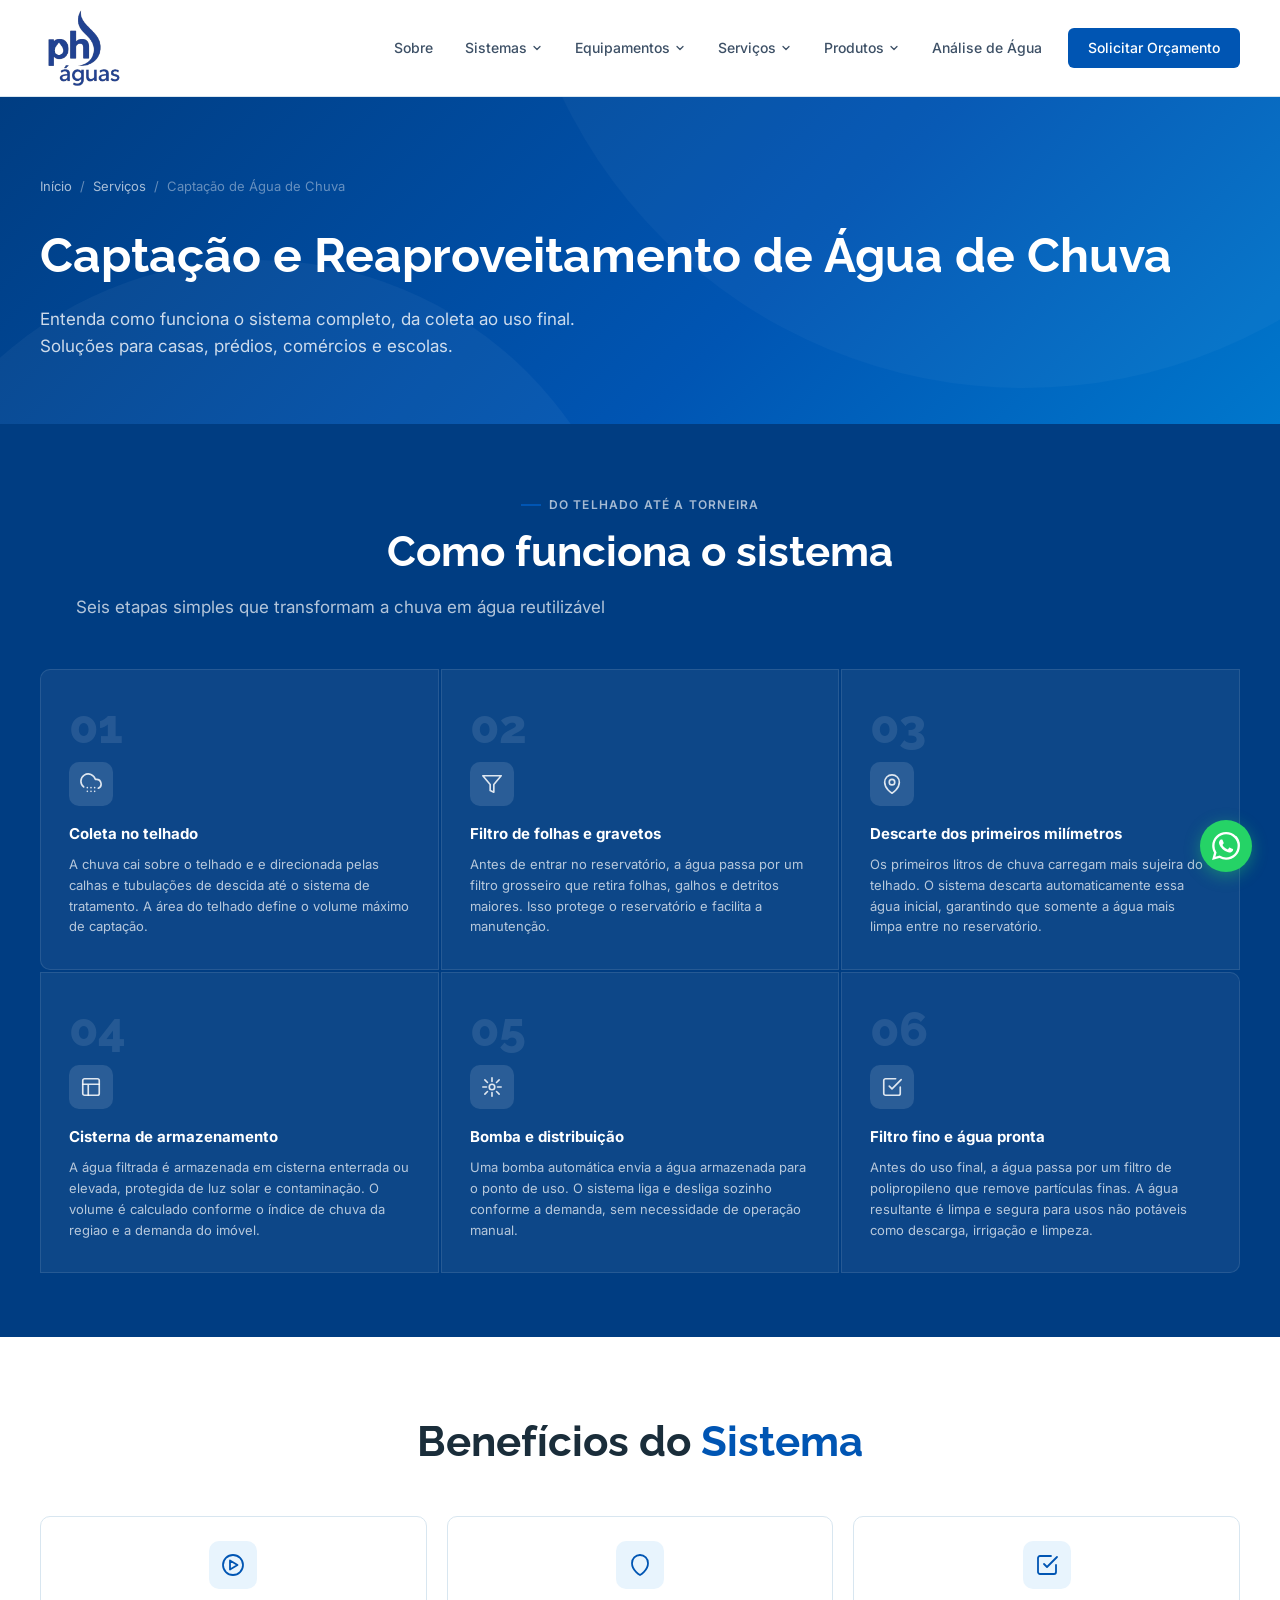
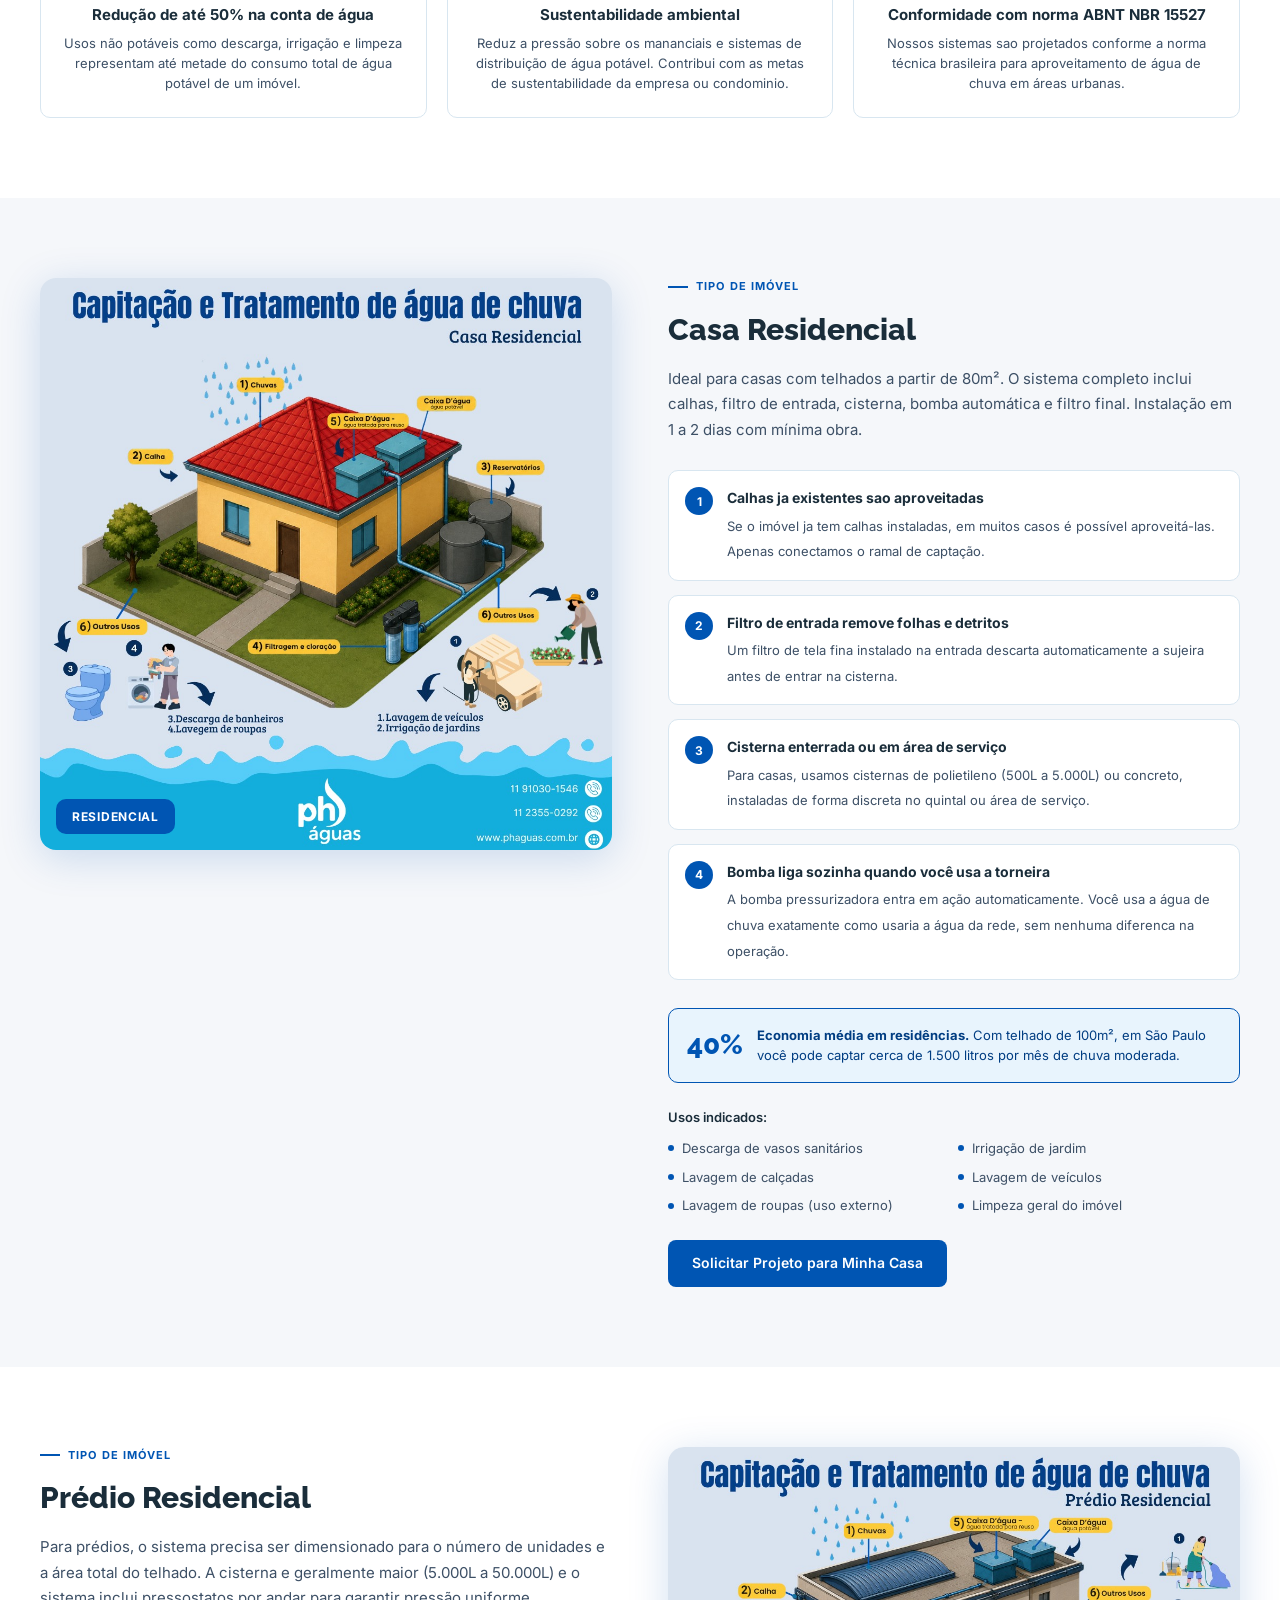
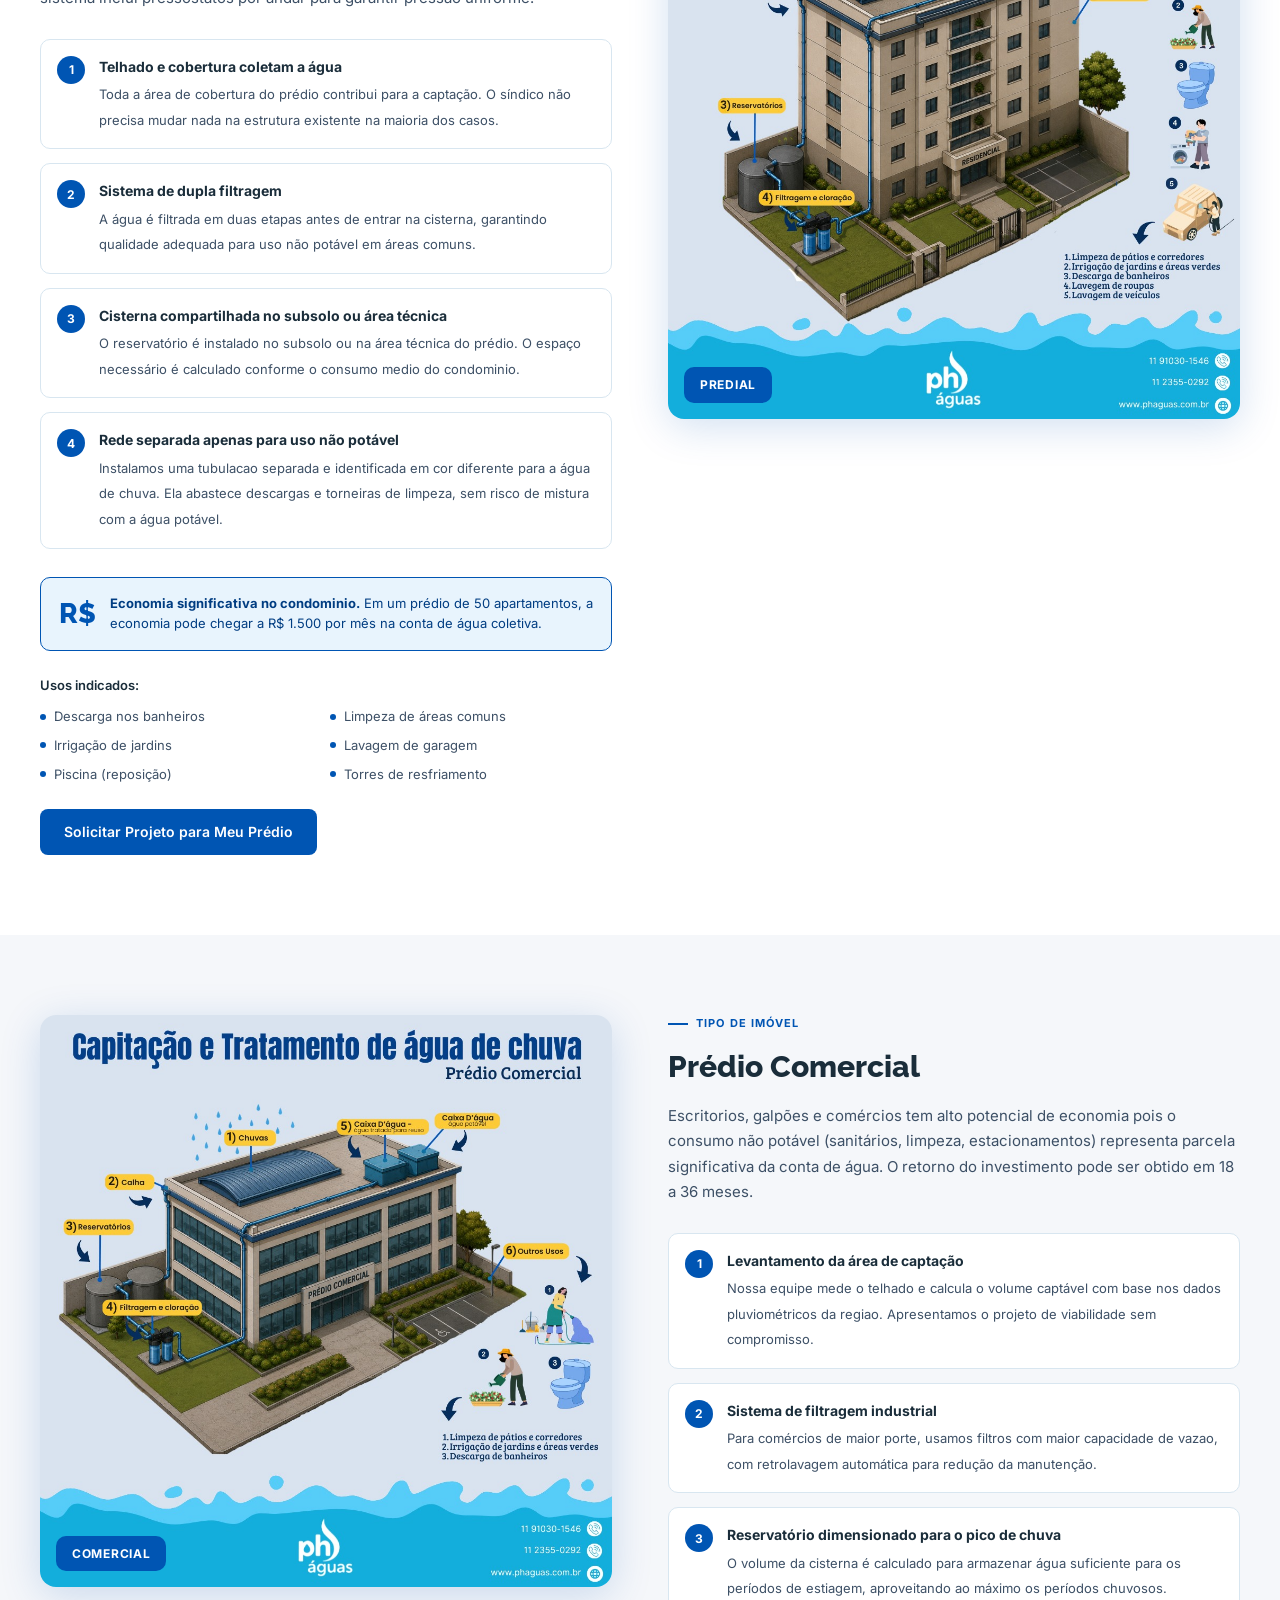
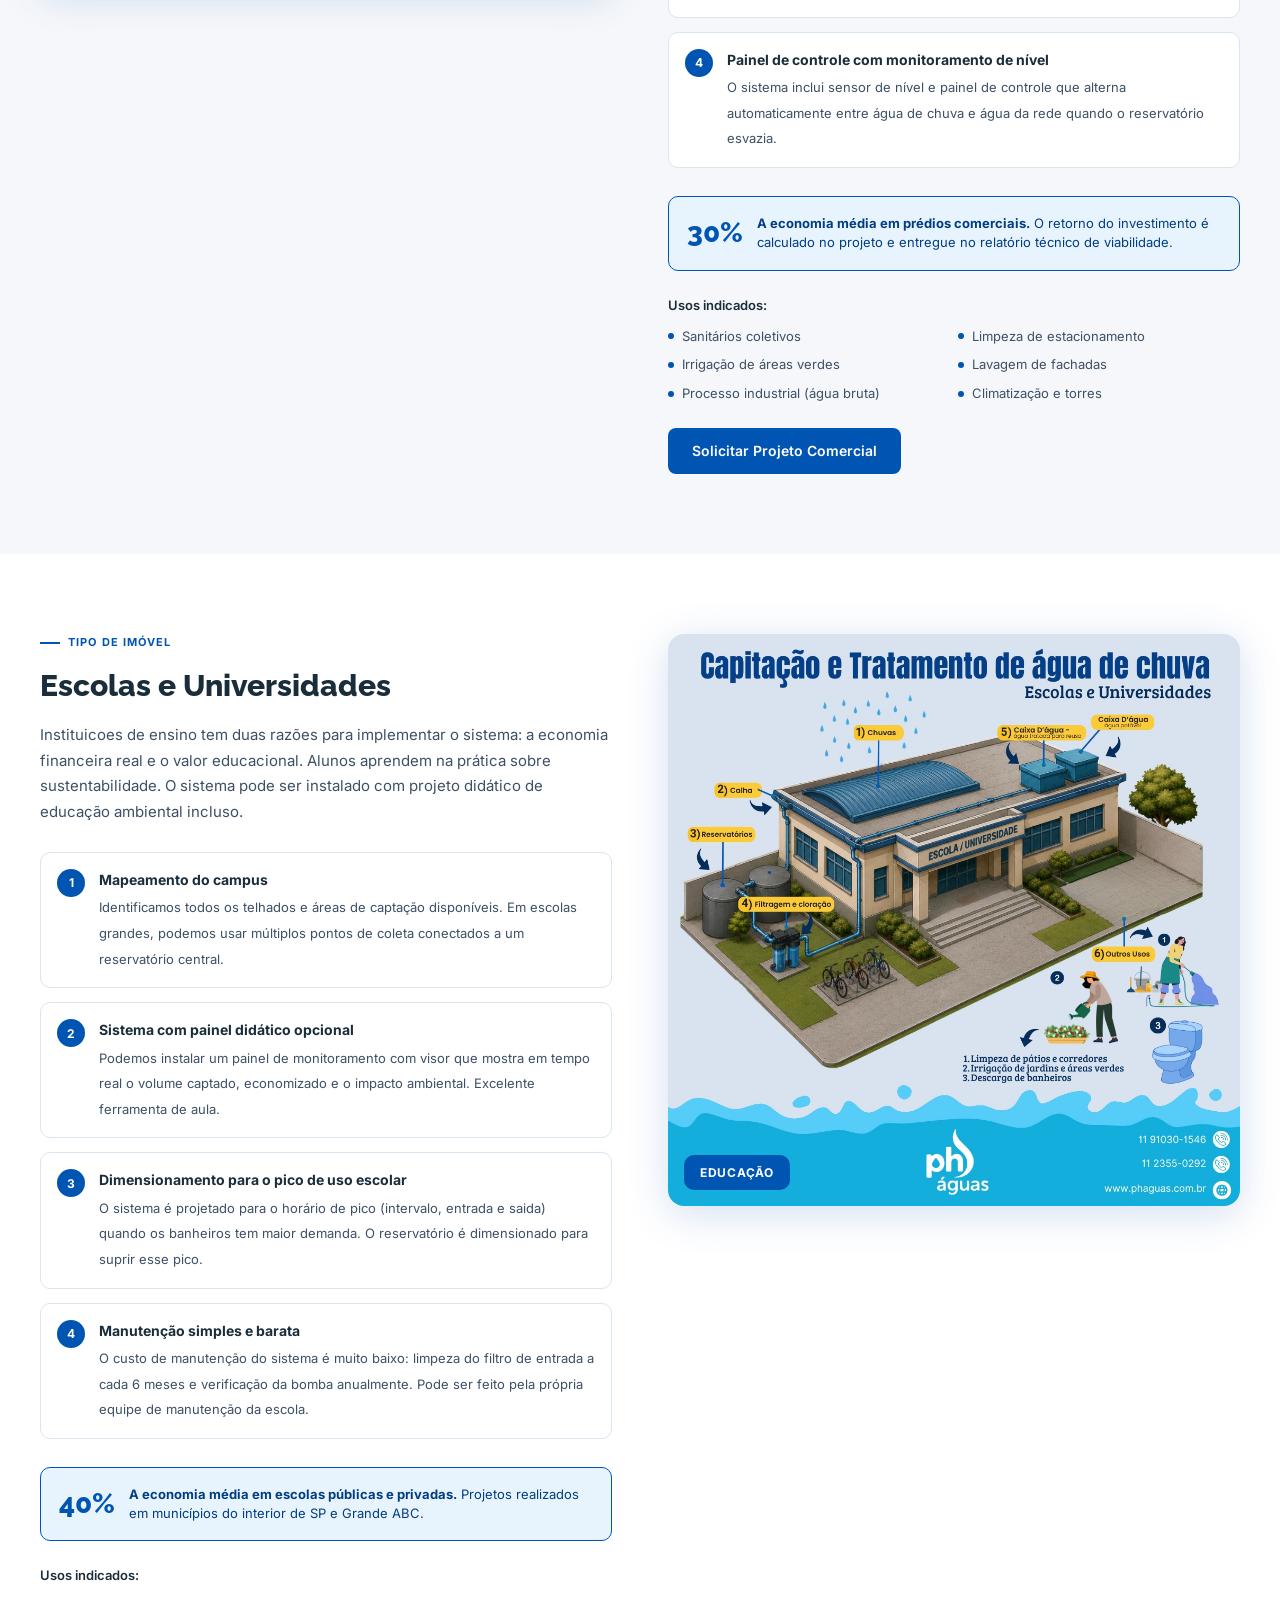
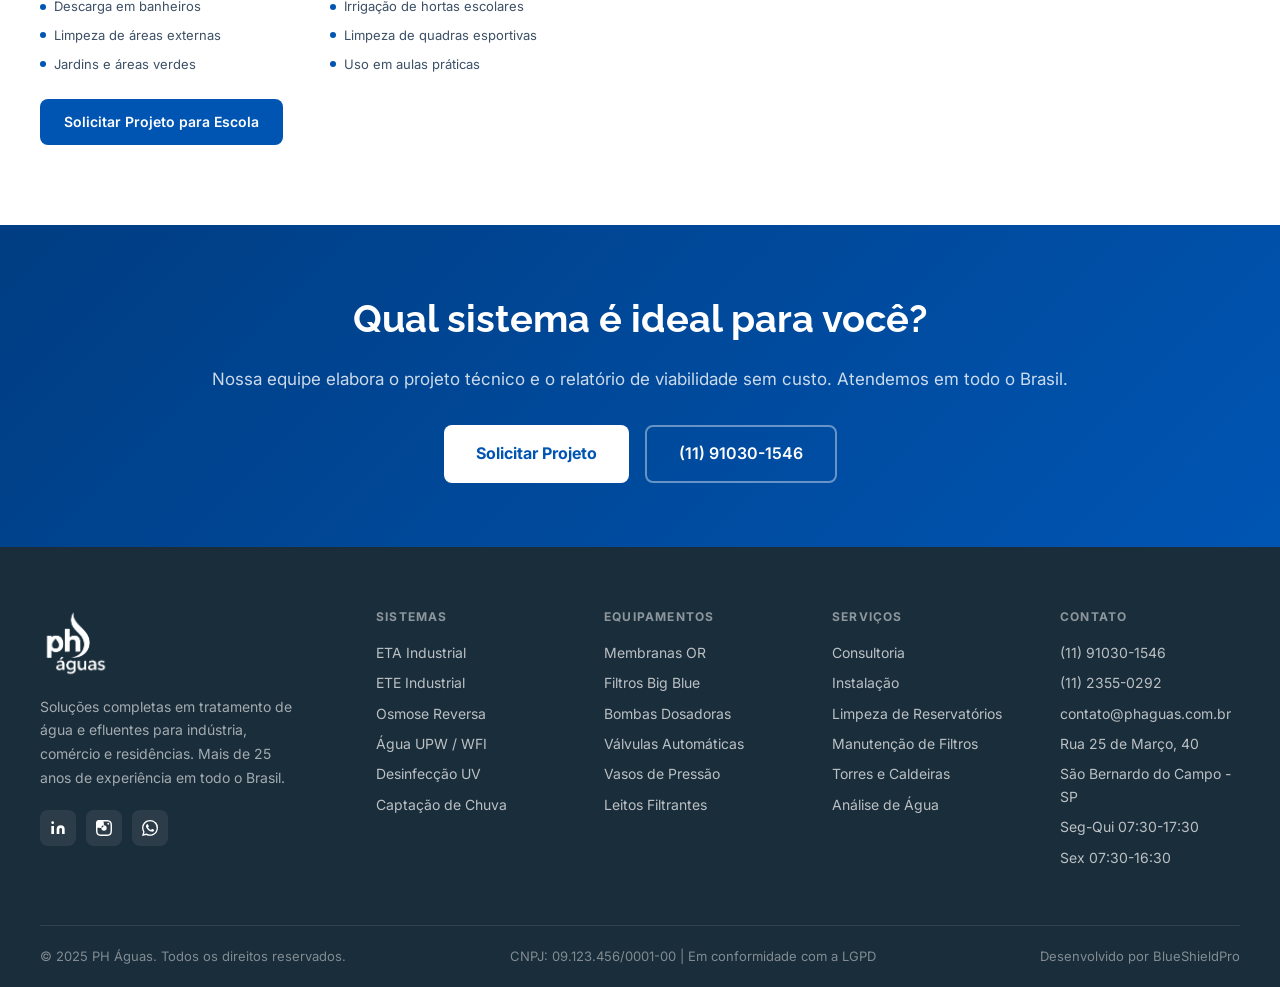
<file: chuva.html>
<!DOCTYPE html>
<html lang="pt-BR">
<head>
  <meta charset="UTF-8">
  <meta name="viewport" content="width=device-width, initial-scale=1.0">
  <title>Captação de Água de Chuva &mdash; PH Águas</title>
  <meta name="description" content="Sistemas completos de captação e reaproveitamento de água de chuva para residências, prédios, comércios e escolas. Entenda como funciona cada etapa.">
  <link rel="preconnect" href="https://fonts.googleapis.com">
  <link href="https://fonts.googleapis.com/css2?family=Inter:wght@300;400;500;600;700&family=Raleway:wght@700;800&display=swap" rel="stylesheet">
  <link rel="icon" type="image/png" href="images/brand/logo-mark.png">
  <link rel="stylesheet" href="styles/main.css">
  <style>
    /* ─ HOW IT WORKS ─ */
    .how-section { background: var(--blue-dark); padding: 64px 0; }
    .how-grid { display: grid; grid-template-columns: repeat(3, 1fr); gap: 2px; margin-top: 40px; }
    @média(max-width:768px){ .how-grid { grid-template-columns: 1fr; gap: 0; } }
    .how-step {
      background: rgba(255,255,255,.05); border: 1px solid rgba(255,255,255,.1);
      padding: 32px 28px; position: relative;
    }
    .how-step:first-child { border-radius: var(--radius) 0 0 var(--radius); }
    .how-step:last-child { border-radius: 0 var(--radius) var(--radius) 0; }
    .how-num { font-family: var(--font-display); font-size: 48px; font-weight: 800; color: rgba(255,255,255,.1); line-height: 1; margin-bottom: 12px; }
    .how-icon { width: 44px; height: 44px; border-radius: 10px; background: rgba(255,255,255,.12); display: flex; align-items: center; justify-content: center; margin-bottom: 16px; }
    .how-icon svg { width: 22px; height: 22px; stroke: rgba(255,255,255,.85); fill: none; stroke-width: 1.8; stroke-linecap: round; stroke-linejoin: round; }
    .how-title { font-size: 15px; font-weight: 700; color: white; margin-bottom: 8px; }
    .how-desc { font-size: 13px; color: rgba(255,255,255,.7); line-height: 1.6; }

    /* ─ APPLICATION CARDS ─ */
    .app-section { padding: 80px 0; }
    .app-section:nth-child(even) { background: var(--gray-bg); }
    .app-layout { display: grid; grid-template-columns: 1fr 1fr; gap: 56px; align-items: start; }
    @média(max-width:900px){ .app-layout { grid-template-columns: 1fr; gap: 32px; } }
    .app-img-wrap { position: relative; border-radius: var(--radius-lg); overflow: hidden; box-shadow: var(--shadow-lg); }
    .app-img-wrap img { width: 100%; aspect-ratio: 1 / 1; height: auto; object-fit: cover; display: block; background: var(--blue-pale); }
    .app-img-badge {
      position: absolute; bottom: 16px; left: 16px;
      background: var(--blue); color: white; border-radius: var(--radius);
      padding: 8px 16px; font-size: 12px; font-weight: 700;
      text-transform: uppercase; letter-spacing: .06em;
    }
    .app-tag { font-size: 11px; font-weight: 700; text-transform: uppercase; letter-spacing: .1em; color: var(--blue); margin-bottom: 10px; display: flex; align-items: center; gap: 8px; }
    .app-tag::before { content: ''; display: block; width: 20px; height: 2px; background: var(--blue); }
    .app-title { font-family: var(--font-display); font-size: clamp(22px, 2.5vw, 30px); font-weight: 800; color: var(--text-dark); margin-bottom: 12px; }
    .app-intro { font-size: 15px; color: var(--text); line-height: 1.7; margin-bottom: 28px; }
    .app-steps { display: flex; flex-direction: column; gap: 14px; margin-bottom: 28px; }
    .app-step { display: flex; gap: 14px; align-items: flex-start; padding: 16px; background: var(--white); border: 1px solid var(--gray-border); border-radius: var(--radius); }
    .app-step-num { width: 28px; height: 28px; border-radius: 50%; background: var(--blue); color: white; font-size: 12px; font-weight: 700; display: flex; align-items: center; justify-content: center; flex-shrink: 0; }
    .app-step-body strong { display: block; font-size: 14px; font-weight: 700; color: var(--text-dark); margin-bottom: 3px; }
    .app-step-body span { font-size: 13px; color: var(--text); line-height: 1.5; }
    .app-uses { display: grid; grid-template-columns: 1fr 1fr; gap: 8px; margin-bottom: 24px; }
    .app-use { font-size: 13px; color: var(--text); display: flex; align-items: center; gap: 8px; }
    .app-use::before { content: ''; width: 6px; height: 6px; border-radius: 50%; background: var(--blue); flex-shrink: 0; }
    .app-saving { background: var(--blue-light); border: 1px solid var(--blue); border-radius: var(--radius); padding: 14px 18px; display: flex; align-items: center; gap: 14px; margin-bottom: 24px; }
    .saving-val { font-family: var(--font-display); font-size: 28px; font-weight: 800; color: var(--blue); flex-shrink: 0; }
    .saving-text { font-size: 13px; color: var(--blue-dark); line-height: 1.5; }

    /* ─ BENEFITS ─ */
    .benefits-grid { display: grid; grid-template-columns: repeat(3,1fr); gap: 20px; }
    @média(max-width:768px){ .benefits-grid { grid-template-columns: 1fr; } }
    .benefit-card { background: var(--white); border: 1px solid var(--gray-border); border-radius: var(--radius); padding: 24px 20px; text-align: center; }
    .benefit-icon { width: 48px; height: 48px; background: var(--blue-light); border-radius: var(--radius); display: flex; align-items: center; justify-content: center; margin: 0 auto 14px; }
    .benefit-icon svg { width: 24px; height: 24px; stroke: var(--blue); fill: none; stroke-width: 1.8; stroke-linecap: round; stroke-linejoin: round; }
    .benefit-title { font-size: 15px; font-weight: 700; color: var(--text-dark); margin-bottom: 6px; }
    .benefit-desc { font-size: 13px; color: var(--text); line-height: 1.55; }
  </style>
</head>
<body class="page-content">

  <div class="page-hero">
    <div class="container">
      <div class="breadcrumb">
        <a href="index.html">Início</a><span>/</span>
        <a href="servicos.html">Serviços</a><span>/</span>
        <span>Captação de Água de Chuva</span>
      </div>
      <h1>Captação e Reaproveitamento de Água de Chuva</h1>
      <p>Entenda como funciona o sistema completo, da coleta ao uso final. Soluções para casas, prédios, comércios e escolas.</p>
    </div>
  </div>

  <!-- COMO FUNCIONA -->
  <section class="how-section">
    <div class="container">
      <div class="section-header center">
        <span class="section-tag" style="color:rgba(255,255,255,.65)">Do telhado até a torneira</span>
        <h2 class="section-title" style="color:white">Como funciona o sistema</h2>
        <p class="section-subtitle" style="color:rgba(255,255,255,.7);margin:0">Seis etapas simples que transformam a chuva em água reutilizável</p>
      </div>
      <div class="how-grid">
        <div class="how-step">
          <div class="how-num">01</div>
          <div class="how-icon"><svg viewBox="0 0 24 24"><path d="M20 16.58A5 5 0 0018 7h-1.26A8 8 0 104 15.25M8 16h.01M12 16h.01M16 16h.01M8 20h.01M12 20h.01M16 20h.01"/></svg></div>
          <div class="how-title">Coleta no telhado</div>
          <div class="how-desc">A chuva cai sobre o telhado e e direcionada pelas calhas e tubulações de descida até o sistema de tratamento. A área do telhado define o volume máximo de captação.</div>
        </div>
        <div class="how-step">
          <div class="how-num">02</div>
          <div class="how-icon"><svg viewBox="0 0 24 24"><path d="M22 3H2l8 9.46V19l4 2v-8.54L22 3z"/></svg></div>
          <div class="how-title">Filtro de folhas e gravetos</div>
          <div class="how-desc">Antes de entrar no reservatório, a água passa por um filtro grosseiro que retira folhas, galhos e detritos maiores. Isso protege o reservatório e facilita a manutenção.</div>
        </div>
        <div class="how-step">
          <div class="how-num">03</div>
          <div class="how-icon"><svg viewBox="0 0 24 24"><path d="M12 22s-8-4.5-8-11.8A8 8 0 0112 2a8 8 0 018 8.2c0 7.3-8 11.8-8 11.8z"/><circle cx="12" cy="10" r="3"/></svg></div>
          <div class="how-title">Descarte dos primeiros milímetros</div>
          <div class="how-desc">Os primeiros litros de chuva carregam mais sujeira do telhado. O sistema descarta automaticamente essa água inicial, garantindo que somente a água mais limpa entre no reservatório.</div>
        </div>
        <div class="how-step">
          <div class="how-num">04</div>
          <div class="how-icon"><svg viewBox="0 0 24 24"><rect x="3" y="3" width="18" height="18" rx="2"/><path d="M3 9h18M9 21V9"/></svg></div>
          <div class="how-title">Cisterna de armazenamento</div>
          <div class="how-desc">A água filtrada é armazenada em cisterna enterrada ou elevada, protegida de luz solar e contaminação. O volume é calculado conforme o índice de chuva da regiao e a demanda do imóvel.</div>
        </div>
        <div class="how-step">
          <div class="how-num">05</div>
          <div class="how-icon"><svg viewBox="0 0 24 24"><circle cx="12" cy="12" r="3"/><path d="M12 2v4M12 18v4M4.22 4.22l2.83 2.83M16.95 16.95l2.83 2.83M2 12h4M18 12h4M4.22 19.78l2.83-2.83M16.95 7.05l2.83-2.83"/></svg></div>
          <div class="how-title">Bomba e distribuição</div>
          <div class="how-desc">Uma bomba automática envia a água armazenada para o ponto de uso. O sistema liga e desliga sozinho conforme a demanda, sem necessidade de operação manual.</div>
        </div>
        <div class="how-step">
          <div class="how-num">06</div>
          <div class="how-icon"><svg viewBox="0 0 24 24"><path d="M9 11l3 3L22 4"/><path d="M21 12v7a2 2 0 01-2 2H5a2 2 0 01-2-2V5a2 2 0 012-2h11"/></svg></div>
          <div class="how-title">Filtro fino e água pronta</div>
          <div class="how-desc">Antes do uso final, a água passa por um filtro de polipropileno que remove partículas finas. A água resultante é limpa e segura para usos não potáveis como descarga, irrigação e limpeza.</div>
        </div>
      </div>
    </div>
  </section>

  <!-- BENEFICIOS -->
  <section class="section">
    <div class="container">
      <div class="section-header center">
        <h2 class="section-title">Benefícios do <span>Sistema</span></h2>
      </div>
      <div class="benefits-grid">
        <div class="benefit-card fade-up">
          <div class="benefit-icon"><svg viewBox="0 0 24 24"><path d="M12 2C6.48 2 2 6.48 2 12s4.48 10 10 10 10-4.48 10-10S17.52 2 12 2zM9 16.5v-9l7.5 4.5-7.5 4.5z"/></svg></div>
          <div class="benefit-title">Redução de até 50% na conta de água</div>
          <div class="benefit-desc">Usos não potáveis como descarga, irrigação e limpeza representam até metade do consumo total de água potável de um imóvel.</div>
        </div>
        <div class="benefit-card fade-up" data-delay="80">
          <div class="benefit-icon"><svg viewBox="0 0 24 24"><path d="M12 22s-8-4.5-8-11.8A8 8 0 0112 2a8 8 0 018 8.2c0 7.3-8 11.8-8 11.8z"/></svg></div>
          <div class="benefit-title">Sustentabilidade ambiental</div>
          <div class="benefit-desc">Reduz a pressão sobre os mananciais e sistemas de distribuição de água potável. Contribui com as metas de sustentabilidade da empresa ou condominio.</div>
        </div>
        <div class="benefit-card fade-up" data-delay="160">
          <div class="benefit-icon"><svg viewBox="0 0 24 24"><path d="M9 11l3 3L22 4"/><path d="M21 12v7a2 2 0 01-2 2H5a2 2 0 01-2-2V5a2 2 0 012-2h11"/></svg></div>
          <div class="benefit-title">Conformidade com norma ABNT NBR 15527</div>
          <div class="benefit-desc">Nossos sistemas sao projetados conforme a norma técnica brasileira para aproveitamento de água de chuva em áreas urbanas.</div>
        </div>
      </div>
    </div>
  </section>

  <!-- APLICACAO: CASA -->
  <section class="app-section" id="casa">
    <div class="container">
      <div class="app-layout">
        <div class="app-img-wrap fade-up">
          <img src="images/chuva-casa.jpg" alt="Sistema de captação de chuva para casa residencial">
          <div class="app-img-badge">Residencial</div>
        </div>
        <div class="fade-up" data-delay="100">
          <div class="app-tag">Tipo de imóvel</div>
          <div class="app-title">Casa Residencial</div>
          <div class="app-intro">Ideal para casas com telhados a partir de 80m². O sistema completo inclui calhas, filtro de entrada, cisterna, bomba automática e filtro final. Instalação em 1 a 2 dias com mínima obra.</div>

          <div class="app-steps">
            <div class="app-step">
              <div class="app-step-num">1</div>
              <div class="app-step-body">
                <strong>Calhas ja existentes sao aproveitadas</strong>
                <span>Se o imóvel ja tem calhas instaladas, em muitos casos é possível aproveitá-las. Apenas conectamos o ramal de captação.</span>
              </div>
            </div>
            <div class="app-step">
              <div class="app-step-num">2</div>
              <div class="app-step-body">
                <strong>Filtro de entrada remove folhas e detritos</strong>
                <span>Um filtro de tela fina instalado na entrada descarta automaticamente a sujeira antes de entrar na cisterna.</span>
              </div>
            </div>
            <div class="app-step">
              <div class="app-step-num">3</div>
              <div class="app-step-body">
                <strong>Cisterna enterrada ou em área de serviço</strong>
                <span>Para casas, usamos cisternas de polietileno (500L a 5.000L) ou concreto, instaladas de forma discreta no quintal ou área de serviço.</span>
              </div>
            </div>
            <div class="app-step">
              <div class="app-step-num">4</div>
              <div class="app-step-body">
                <strong>Bomba liga sozinha quando você usa a torneira</strong>
                <span>A bomba pressurizadora entra em ação automaticamente. Você usa a água de chuva exatamente como usaria a água da rede, sem nenhuma diferenca na operação.</span>
              </div>
            </div>
          </div>

          <div class="app-saving">
            <div class="saving-val">40%</div>
            <div class="saving-text"><strong>Economia média em residências.</strong> Com telhado de 100m², em São Paulo você pode captar cerca de 1.500 litros por mês de chuva moderada.</div>
          </div>

          <div style="font-weight:600;font-size:13px;color:var(--text-dark);margin-bottom:10px">Usos indicados:</div>
          <div class="app-uses">
            <div class="app-use">Descarga de vasos sanitários</div>
            <div class="app-use">Irrigação de jardim</div>
            <div class="app-use">Lavagem de calçadas</div>
            <div class="app-use">Lavagem de veículos</div>
            <div class="app-use">Lavagem de roupas (uso externo)</div>
            <div class="app-use">Limpeza geral do imóvel</div>
          </div>
          <a href="contato.html?interesse=Captação+Chuva+Casa" class="btn btn-primary">Solicitar Projeto para Minha Casa</a>
        </div>
      </div>
    </div>
  </section>

  <!-- APLICACAO: PREDIO -->
  <section class="app-section" id="predial">
    <div class="container">
      <div class="app-layout">
        <div class="fade-up" data-delay="100">
          <div class="app-tag">Tipo de imóvel</div>
          <div class="app-title">Prédio Residencial</div>
          <div class="app-intro">Para prédios, o sistema precisa ser dimensionado para o número de unidades e a área total do telhado. A cisterna e geralmente maior (5.000L a 50.000L) e o sistema inclui pressostatos por andar para garantir pressão uniforme.</div>

          <div class="app-steps">
            <div class="app-step">
              <div class="app-step-num">1</div>
              <div class="app-step-body">
                <strong>Telhado e cobertura coletam a água</strong>
                <span>Toda a área de cobertura do prédio contribui para a captação. O síndico não precisa mudar nada na estrutura existente na maioria dos casos.</span>
              </div>
            </div>
            <div class="app-step">
              <div class="app-step-num">2</div>
              <div class="app-step-body">
                <strong>Sistema de dupla filtragem</strong>
                <span>A água é filtrada em duas etapas antes de entrar na cisterna, garantindo qualidade adequada para uso não potável em áreas comuns.</span>
              </div>
            </div>
            <div class="app-step">
              <div class="app-step-num">3</div>
              <div class="app-step-body">
                <strong>Cisterna compartilhada no subsolo ou área técnica</strong>
                <span>O reservatório é instalado no subsolo ou na área técnica do prédio. O espaço necessário é calculado conforme o consumo medio do condominio.</span>
              </div>
            </div>
            <div class="app-step">
              <div class="app-step-num">4</div>
              <div class="app-step-body">
                <strong>Rede separada apenas para uso não potável</strong>
                <span>Instalamos uma tubulacao separada e identificada em cor diferente para a água de chuva. Ela abastece descargas e torneiras de limpeza, sem risco de mistura com a água potável.</span>
              </div>
            </div>
          </div>

          <div class="app-saving">
            <div class="saving-val">R$</div>
            <div class="saving-text"><strong>Economia significativa no condominio.</strong> Em um prédio de 50 apartamentos, a economia pode chegar a R$ 1.500 por mês na conta de água coletiva.</div>
          </div>

          <div style="font-weight:600;font-size:13px;color:var(--text-dark);margin-bottom:10px">Usos indicados:</div>
          <div class="app-uses">
            <div class="app-use">Descarga nos banheiros</div>
            <div class="app-use">Limpeza de áreas comuns</div>
            <div class="app-use">Irrigação de jardins</div>
            <div class="app-use">Lavagem de garagem</div>
            <div class="app-use">Piscina (reposição)</div>
            <div class="app-use">Torres de resfriamento</div>
          </div>
          <a href="contato.html?interesse=Captação+Chuva+Predial" class="btn btn-primary">Solicitar Projeto para Meu Prédio</a>
        </div>
        <div class="app-img-wrap fade-up" data-delay="60">
          <img src="images/chuva-predial.jpg" alt="Sistema de captação de chuva para prédio residencial">
          <div class="app-img-badge">Predial</div>
        </div>
      </div>
    </div>
  </section>

  <!-- APLICACAO: COMERCIAL -->
  <section class="app-section" id="comercial">
    <div class="container">
      <div class="app-layout">
        <div class="app-img-wrap fade-up">
          <img src="images/chuva-comercial.jpg" alt="Sistema de captação de chuva para prédio comercial">
          <div class="app-img-badge">Comercial</div>
        </div>
        <div class="fade-up" data-delay="100">
          <div class="app-tag">Tipo de imóvel</div>
          <div class="app-title">Prédio Comercial</div>
          <div class="app-intro">Escritorios, galpões e comércios tem alto potencial de economia pois o consumo não potável (sanitários, limpeza, estacionamentos) representa parcela significativa da conta de água. O retorno do investimento pode ser obtido em 18 a 36 meses.</div>

          <div class="app-steps">
            <div class="app-step">
              <div class="app-step-num">1</div>
              <div class="app-step-body">
                <strong>Levantamento da área de captação</strong>
                <span>Nossa equipe mede o telhado e calcula o volume captável com base nos dados pluviométricos da regiao. Apresentamos o projeto de viabilidade sem compromisso.</span>
              </div>
            </div>
            <div class="app-step">
              <div class="app-step-num">2</div>
              <div class="app-step-body">
                <strong>Sistema de filtragem industrial</strong>
                <span>Para comércios de maior porte, usamos filtros com maior capacidade de vazao, com retrolavagem automática para redução da manutenção.</span>
              </div>
            </div>
            <div class="app-step">
              <div class="app-step-num">3</div>
              <div class="app-step-body">
                <strong>Reservatório dimensionado para o pico de chuva</strong>
                <span>O volume da cisterna é calculado para armazenar água suficiente para os períodos de estiagem, aproveitando ao máximo os períodos chuvosos.</span>
              </div>
            </div>
            <div class="app-step">
              <div class="app-step-num">4</div>
              <div class="app-step-body">
                <strong>Painel de controle com monitoramento de nível</strong>
                <span>O sistema inclui sensor de nível e painel de controle que alterna automaticamente entre água de chuva e água da rede quando o reservatório esvazia.</span>
              </div>
            </div>
          </div>

          <div class="app-saving">
            <div class="saving-val">30%</div>
            <div class="saving-text"><strong>A economia média em prédios comerciais.</strong> O retorno do investimento é calculado no projeto e entregue no relatório técnico de viabilidade.</div>
          </div>

          <div style="font-weight:600;font-size:13px;color:var(--text-dark);margin-bottom:10px">Usos indicados:</div>
          <div class="app-uses">
            <div class="app-use">Sanitários coletivos</div>
            <div class="app-use">Limpeza de estacionamento</div>
            <div class="app-use">Irrigação de áreas verdes</div>
            <div class="app-use">Lavagem de fachadas</div>
            <div class="app-use">Processo industrial (água bruta)</div>
            <div class="app-use">Climatização e torres</div>
          </div>
          <a href="contato.html?interesse=Captação+Chuva+Comercial" class="btn btn-primary">Solicitar Projeto Comercial</a>
        </div>
      </div>
    </div>
  </section>

  <!-- APLICACAO: ESCOLA -->
  <section class="app-section" id="escola">
    <div class="container">
      <div class="app-layout">
        <div class="fade-up" data-delay="100">
          <div class="app-tag">Tipo de imóvel</div>
          <div class="app-title">Escolas e Universidades</div>
          <div class="app-intro">Instituicoes de ensino tem duas razões para implementar o sistema: a economia financeira real e o valor educacional. Alunos aprendem na prática sobre sustentabilidade. O sistema pode ser instalado com projeto didático de educação ambiental incluso.</div>

          <div class="app-steps">
            <div class="app-step">
              <div class="app-step-num">1</div>
              <div class="app-step-body">
                <strong>Mapeamento do campus</strong>
                <span>Identificamos todos os telhados e áreas de captação disponíveis. Em escolas grandes, podemos usar múltiplos pontos de coleta conectados a um reservatório central.</span>
              </div>
            </div>
            <div class="app-step">
              <div class="app-step-num">2</div>
              <div class="app-step-body">
                <strong>Sistema com painel didático opcional</strong>
                <span>Podemos instalar um painel de monitoramento com visor que mostra em tempo real o volume captado, economizado e o impacto ambiental. Excelente ferramenta de aula.</span>
              </div>
            </div>
            <div class="app-step">
              <div class="app-step-num">3</div>
              <div class="app-step-body">
                <strong>Dimensionamento para o pico de uso escolar</strong>
                <span>O sistema é projetado para o horário de pico (intervalo, entrada e saida) quando os banheiros tem maior demanda. O reservatório é dimensionado para suprir esse pico.</span>
              </div>
            </div>
            <div class="app-step">
              <div class="app-step-num">4</div>
              <div class="app-step-body">
                <strong>Manutenção simples e barata</strong>
                <span>O custo de manutenção do sistema é muito baixo: limpeza do filtro de entrada a cada 6 meses e verificação da bomba anualmente. Pode ser feito pela própria equipe de manutenção da escola.</span>
              </div>
            </div>
          </div>

          <div class="app-saving">
            <div class="saving-val">40%</div>
            <div class="saving-text"><strong>A economia média em escolas públicas e privadas.</strong> Projetos realizados em municípios do interior de SP e Grande ABC.</div>
          </div>

          <div style="font-weight:600;font-size:13px;color:var(--text-dark);margin-bottom:10px">Usos indicados:</div>
          <div class="app-uses">
            <div class="app-use">Descarga em banheiros</div>
            <div class="app-use">Irrigação de hortas escolares</div>
            <div class="app-use">Limpeza de áreas externas</div>
            <div class="app-use">Limpeza de quadras esportivas</div>
            <div class="app-use">Jardins e áreas verdes</div>
            <div class="app-use">Uso em aulas práticas</div>
          </div>
          <a href="contato.html?interesse=Captação+Chuva+Escola" class="btn btn-primary">Solicitar Projeto para Escola</a>
        </div>
        <div class="app-img-wrap fade-up" data-delay="60">
          <img src="images/chuva-escola.jpg" alt="Sistema de captação de chuva para escola">
          <div class="app-img-badge">Educação</div>
        </div>
      </div>
    </div>
  </section>

  <!-- CTA -->
  <div class="cta-band">
    <div class="container">
      <h2>Qual sistema é ideal para você?</h2>
      <p>Nossa equipe elabora o projeto técnico e o relatório de viabilidade sem custo. Atendemos em todo o Brasil.</p>
      <div class="actions">
        <a href="contato.html?interesse=Captação+de+Água+de+Chuva" class="btn btn-white btn-lg">Solicitar Projeto</a>
        <a href="tel:+5511910301546" class="btn btn-outline btn-lg" style="border-color:rgba(255,255,255,.4);color:white;">(11) 91030-1546</a>
      </div>
    </div>
  </div>

  <script src="scripts/components.js"></script>
  <script src="scripts/main.js"></script>
</body>
</html>
</file>
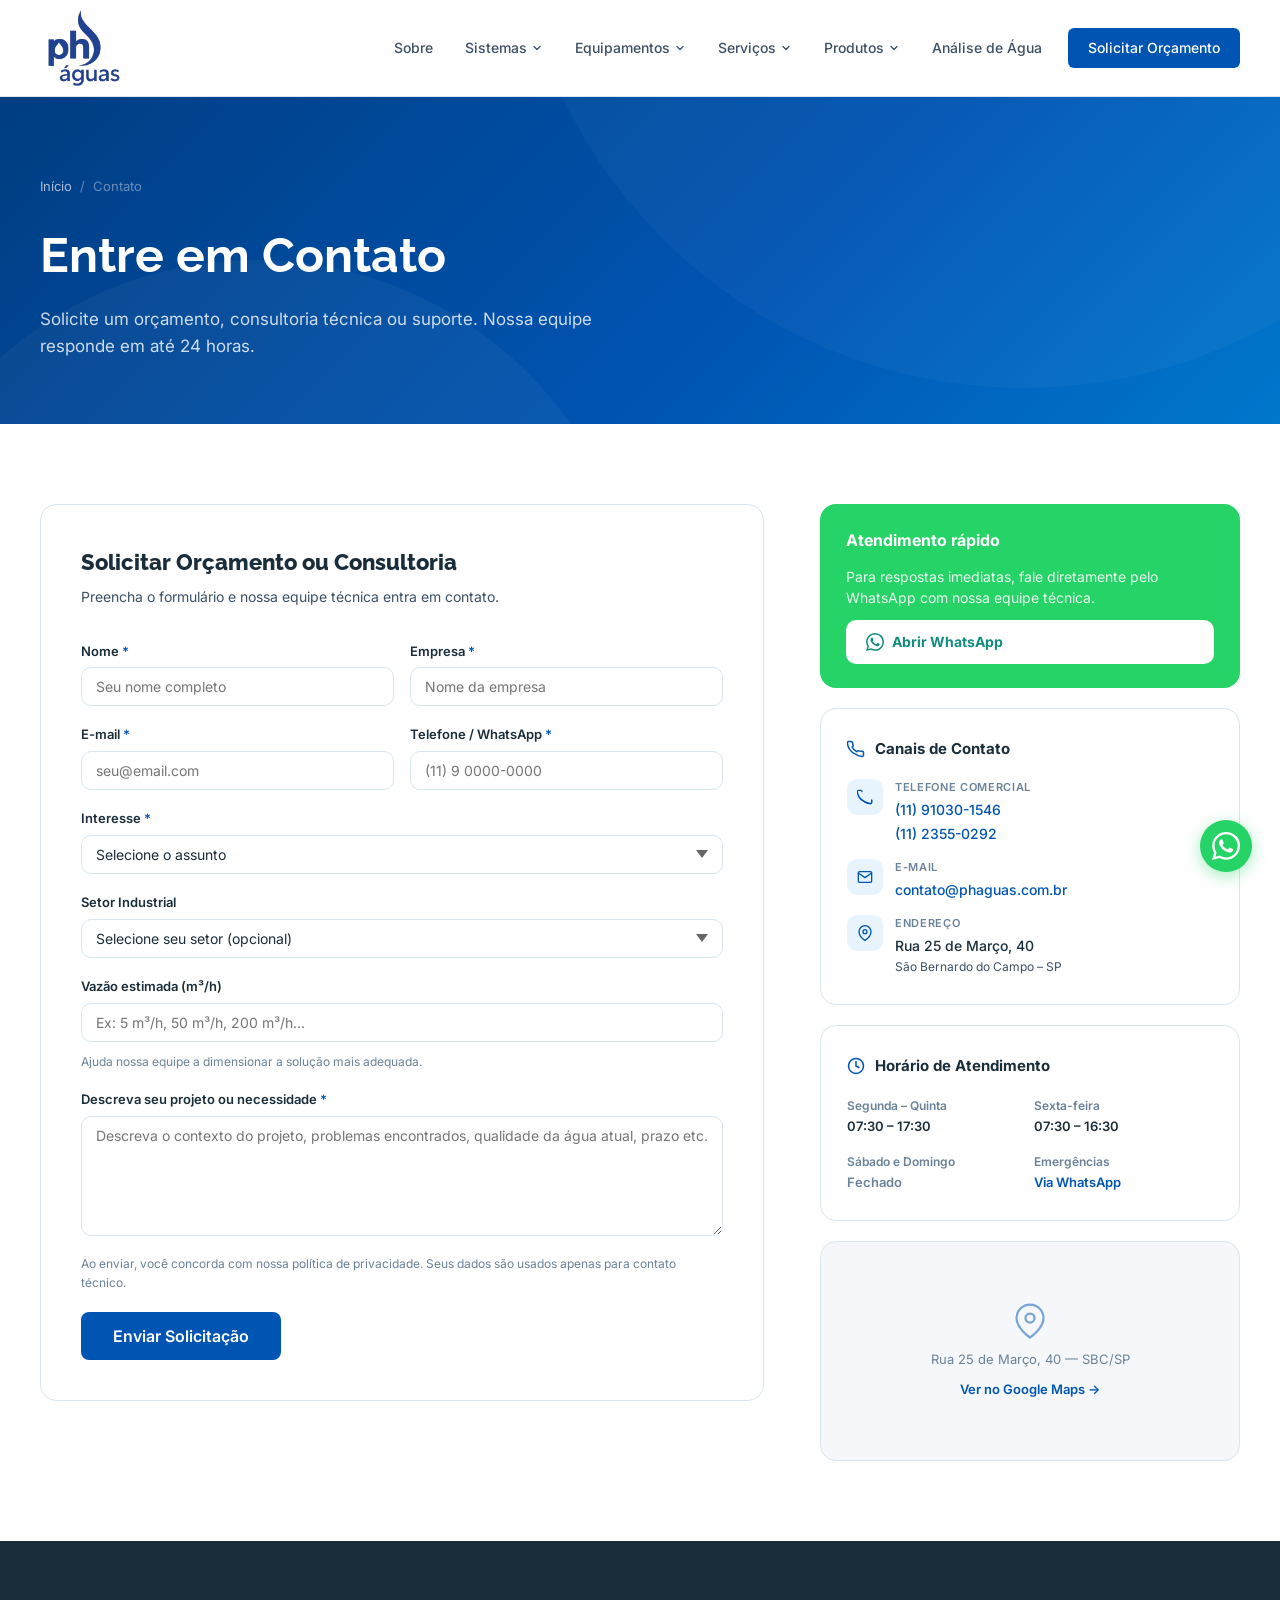
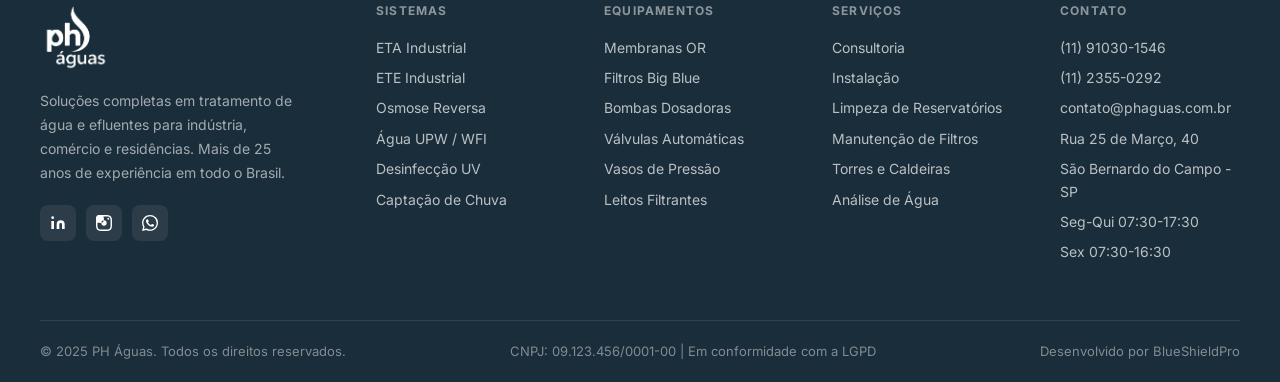
<file: contato.html>
<!DOCTYPE html>
<html lang="pt-BR">
<head>
  <meta charset="UTF-8">
  <meta name="viewport" content="width=device-width, initial-scale=1.0">
  <title>Contato — PH Águas</title>
  <meta name="description" content="Entre em contato com a PH Águas. Solicite orçamento, consultoria técnica ou suporte. São Bernardo do Campo – SP.">
  <link rel="preconnect" href="https://fonts.googleapis.com">
  <link href="https://fonts.googleapis.com/css2?family=Inter:wght@300;400;500;600;700&family=Raleway:wght@700;800&display=swap" rel="stylesheet">
  <link rel="icon" type="image/png" href="images/brand/logo-mark.png">
  <link rel="stylesheet" href="styles/main.css">
  <style>
    .contact-layout { display: grid; grid-template-columns: 1fr 420px; gap: 56px; align-items: start; }
    @media(max-width:1024px){ .contact-layout { grid-template-columns: 1fr; gap: 40px; } }

    .contact-form-box { background: var(--white); border: 1px solid var(--gray-border); border-radius: var(--radius-lg); padding: 40px; }
    .contact-form-title { font-family: var(--font-display); font-size: 22px; font-weight: 800; color: var(--text-dark); margin-bottom: 6px; }
    .contact-form-sub { font-size: 14px; color: var(--text); margin-bottom: 32px; }

    .form-row { display: grid; grid-template-columns: 1fr 1fr; gap: 16px; }
    @media(max-width:600px){ .form-row { grid-template-columns: 1fr; } }
    .form-group { display: flex; flex-direction: column; gap: 6px; margin-bottom: 18px; }
    .form-group label { font-size: 13px; font-weight: 600; color: var(--text-dark); }
    .form-group input, .form-group select, .form-group textarea {
      font-family: var(--font-body); font-size: 14px; color: var(--text-dark);
      background: var(--white); border: 1.5px solid var(--gray-border); border-radius: var(--radius);
      padding: 10px 14px; transition: border-color var(--transition), box-shadow var(--transition);
      outline: none; width: 100%; box-sizing: border-box;
    }
    .form-group input:focus, .form-group select:focus, .form-group textarea:focus {
      border-color: var(--blue); box-shadow: 0 0 0 3px rgba(0,85,179,.1);
    }
    .form-group textarea { resize: vertical; min-height: 120px; }
    .form-group select { appearance: none; background-image: url("data:image/svg+xml,%3Csvg xmlns='http://www.w3.org/2000/svg' width='12' height='8' viewBox='0 0 12 8'%3E%3Cpath fill='%23666' d='M6 8L0 0h12z'/%3E%3C/svg%3E"); background-repeat: no-repeat; background-position: right 14px center; padding-right: 36px; cursor: pointer; }
    .form-required { color: var(--blue); }
    .form-note { font-size: 12px; color: var(--text-light); margin-top: 4px; }
    .form-submit-row { display: flex; align-items: center; gap: 16px; margin-top: 8px; }
    .form-consent { font-size: 12px; color: var(--text-light); }

    .contact-sidebar { display: flex; flex-direction: column; gap: 20px; }
    .info-card { background: var(--white); border: 1px solid var(--gray-border); border-radius: var(--radius-lg); padding: 28px 26px; }
    .info-card-title { font-size: 15px; font-weight: 700; color: var(--text-dark); margin-bottom: 18px; display: flex; align-items: center; gap: 10px; }
    .info-card-title svg { width: 18px; height: 18px; fill: none; stroke: var(--blue); stroke-width: 2; stroke-linecap: round; stroke-linejoin: round; flex-shrink: 0; }
    .info-list { display: flex; flex-direction: column; gap: 14px; }
    .info-item { display: flex; gap: 12px; }
    .info-item-icon { width: 36px; height: 36px; background: var(--blue-light); border-radius: var(--radius); display: flex; align-items: center; justify-content: center; flex-shrink: 0; }
    .info-item-icon svg { width: 16px; height: 16px; fill: none; stroke: var(--blue); stroke-width: 2; stroke-linecap: round; stroke-linejoin: round; }
    .info-item-body { display: flex; flex-direction: column; gap: 2px; }
    .info-item-label { font-size: 11px; font-weight: 600; text-transform: uppercase; letter-spacing: .06em; color: var(--text-light); }
    .info-item-val { font-size: 14px; color: var(--text-dark); font-weight: 500; }
    .info-item-val a { color: var(--blue); text-decoration: none; }
    .info-item-val a:hover { text-decoration: underline; }
    .info-item-val small { font-size: 12px; color: var(--text); font-weight: 400; display: block; }

    .map-placeholder { background: var(--gray-bg); border: 1px solid var(--gray-border); border-radius: var(--radius-lg); height: 220px; display: flex; flex-direction: column; align-items: center; justify-content: center; gap: 10px; }
    .map-placeholder svg { width: 36px; height: 36px; fill: none; stroke: var(--blue); stroke-width: 1.5; stroke-linecap: round; stroke-linejoin: round; opacity: .5; }
    .map-placeholder span { font-size: 13px; color: var(--text-light); }
    .map-placeholder a { font-size: 13px; color: var(--blue); font-weight: 600; text-decoration: none; }

    .wa-cta-card { background: #25D366; border-radius: var(--radius-lg); padding: 24px 26px; display: flex; flex-direction: column; gap: 12px; }
    .wa-cta-card p { font-size: 14px; color: rgba(255,255,255,.9); line-height: 1.5; margin: 0; }
    .wa-cta-card .wa-cta-title { font-size: 16px; font-weight: 700; color: white; }
    .wa-btn { display: inline-flex; align-items: center; gap: 8px; background: white; color: #128C7E; font-weight: 700; font-size: 14px; padding: 11px 20px; border-radius: var(--radius); text-decoration: none; transition: all .2s; }
    .wa-btn:hover { background: rgba(255,255,255,.9); }
    .wa-btn svg { width: 18px; height: 18px; fill: #128C7E; }

    .hours-grid { display: grid; grid-template-columns: 1fr 1fr; gap: 8px; }
    .hours-item { }
    .hours-day { font-size: 12px; font-weight: 600; color: var(--text-light); }
    .hours-time { font-size: 13px; font-weight: 600; color: var(--text-dark); }

    #form-success { display: none; background: #F0FFF4; border: 1px solid #68D391; border-radius: var(--radius); padding: 16px 20px; font-size: 14px; color: #276749; margin-top: 16px; }
  </style>
</head>
<body class="page-content">

  <div class="page-hero">
    <div class="container">
      <div class="breadcrumb"><a href="index.html">Início</a><span>/</span><span>Contato</span></div>
      <h1>Entre em Contato</h1>
      <p>Solicite um orçamento, consultoria técnica ou suporte. Nossa equipe responde em até 24 horas.</p>
    </div>
  </div>

  <section class="section">
    <div class="container">
      <div class="contact-layout">

        <!-- FORM -->
        <div class="contact-form-box fade-up">
          <div class="contact-form-title">Solicitar Orçamento ou Consultoria</div>
          <div class="contact-form-sub">Preencha o formulário e nossa equipe técnica entra em contato.</div>

          <form id="contact-form" novalidate>
            <div class="form-row">
              <div class="form-group">
                <label for="nome">Nome <span class="form-required">*</span></label>
                <input type="text" id="nome" name="nome" placeholder="Seu nome completo" required>
              </div>
              <div class="form-group">
                <label for="empresa">Empresa <span class="form-required">*</span></label>
                <input type="text" id="empresa" name="empresa" placeholder="Nome da empresa" required>
              </div>
            </div>

            <div class="form-row">
              <div class="form-group">
                <label for="email">E-mail <span class="form-required">*</span></label>
                <input type="email" id="email" name="email" placeholder="seu@email.com" required>
              </div>
              <div class="form-group">
                <label for="telefone">Telefone / WhatsApp <span class="form-required">*</span></label>
                <input type="tel" id="telefone" name="telefone" placeholder="(11) 9 0000-0000" required>
              </div>
            </div>

            <div class="form-group">
              <label for="interesse">Interesse <span class="form-required">*</span></label>
              <select id="interesse" name="interesse" required>
                <option value="" disabled selected>Selecione o assunto</option>
                <optgroup label="Sistemas">
                  <option>Osmose Reversa Industrial</option>
                  <option>ETA — Estação de Tratamento</option>
                  <option>ETE — Tratamento de Efluentes</option>
                  <option>Água Ultrapura (UPW / WFI)</option>
                  <option>Desinfecção UV</option>
                  <option>Captação de Água de Chuva</option>
                  <option>Abrandamento e Desmineralização</option>
                  <option>Torres de Resfriamento</option>
                </optgroup>
                <optgroup label="Equipamentos">
                  <option>Membranas de Osmose Reversa</option>
                  <option>Filtros Big Blue</option>
                  <option>Bombas Dosadoras</option>
                  <option>Válvulas Automáticas</option>
                  <option>Vasos de Pressão</option>
                  <option>Leitos Filtrantes</option>
                </optgroup>
                <optgroup label="Produtos Químicos">
                  <option>Produtos Químicos para Torres</option>
                  <option>Produtos Químicos para Caldeiras</option>
                  <option>Resinas de Troca Iônica</option>
                  <option>Coagulantes (PAC)</option>
                </optgroup>
                <optgroup label="Serviços">
                  <option>Manutenção Preventiva e Corretiva</option>
                  <option>Consultoria Técnica</option>
                  <option>Operação e Locação B.O.T.</option>
                  <option>Automação Industrial</option>
                </optgroup>
                <option value="outro">Outro / Geral</option>
              </select>
            </div>

            <div class="form-group">
              <label for="setor">Setor Industrial</label>
              <select id="setor" name="setor">
                <option value="" disabled selected>Selecione seu setor (opcional)</option>
                <option>Farmacêutico / Cosméticos</option>
                <option>Alimentos e Bebidas</option>
                <option>Químico / Petroquímico</option>
                <option>Têxtil</option>
                <option>Automotivo</option>
                <option>Papel e Celulose</option>
                <option>Geração de Energia</option>
                <option>Tratamento de Água Potável</option>
                <option>Condomínio / Residencial</option>
                <option>Outro</option>
              </select>
            </div>

            <div class="form-group">
              <label for="vazao">Vazão estimada (m³/h)</label>
              <input type="text" id="vazao" name="vazao" placeholder="Ex: 5 m³/h, 50 m³/h, 200 m³/h...">
              <div class="form-note">Ajuda nossa equipe a dimensionar a solução mais adequada.</div>
            </div>

            <div class="form-group">
              <label for="mensagem">Descreva seu projeto ou necessidade <span class="form-required">*</span></label>
              <textarea id="mensagem" name="mensagem" placeholder="Descreva o contexto do projeto, problemas encontrados, qualidade da água atual, prazo etc." required></textarea>
            </div>

            <div class="form-consent">
              Ao enviar, você concorda com nossa política de privacidade. Seus dados são usados apenas para contato técnico.
            </div>

            <div class="form-submit-row" style="margin-top:20px;">
              <button type="submit" class="btn btn-primary btn-lg">Enviar Solicitação</button>
            </div>

            <div id="form-success">
              Solicitação enviada! Nossa equipe técnica responde em até 24 horas.
            </div>
          </form>
        </div>

        <!-- SIDEBAR -->
        <div class="contact-sidebar">

          <div class="wa-cta-card fade-up">
            <div class="wa-cta-title">Atendimento rápido</div>
            <p>Para respostas imediatas, fale diretamente pelo WhatsApp com nossa equipe técnica.</p>
            <a href="https://wa.me/5511910301546?text=Olá,%20gostaria%20de%20um%20orçamento" target="_blank" class="wa-btn">
              <svg viewBox="0 0 24 24"><path d="M17.472 14.382c-.297-.149-1.758-.867-2.03-.967-.273-.099-.471-.148-.67.15-.197.297-.767.966-.94 1.164-.173.199-.347.223-.644.075-.297-.15-1.255-.463-2.39-1.475-.883-.788-1.48-1.761-1.653-2.059-.173-.297-.018-.458.13-.606.134-.133.298-.347.446-.52.149-.174.198-.298.298-.497.099-.198.05-.371-.025-.52-.075-.149-.669-1.612-.916-2.207-.242-.579-.487-.5-.669-.51-.173-.008-.371-.01-.57-.01-.198 0-.52.074-.792.372-.272.297-1.04 1.016-1.04 2.479 0 1.462 1.065 2.875 1.213 3.074.149.198 2.096 3.2 5.077 4.487.709.306 1.262.489 1.694.625.712.227 1.36.195 1.871.118.571-.085 1.758-.719 2.006-1.413.248-.694.248-1.289.173-1.413-.074-.124-.272-.198-.57-.347m-5.421 7.403h-.004a9.87 9.87 0 01-5.031-1.378l-.361-.214-3.741.982.998-3.648-.235-.374a9.86 9.86 0 01-1.51-5.26c.001-5.45 4.436-9.884 9.888-9.884 2.64 0 5.122 1.03 6.988 2.898a9.825 9.825 0 012.893 6.994c-.003 5.45-4.437 9.884-9.885 9.884m8.413-18.297A11.815 11.815 0 0012.05 0C5.495 0 .16 5.335.157 11.892c0 2.096.547 4.142 1.588 5.945L.057 24l6.305-1.654a11.882 11.882 0 005.683 1.448h.005c6.554 0 11.89-5.335 11.893-11.893A11.821 11.821 0 0020.885 3.49"/></svg>
              Abrir WhatsApp
            </a>
          </div>

          <div class="info-card fade-up" data-delay="60">
            <div class="info-card-title">
              <svg viewBox="0 0 24 24"><path d="M22 16.92v3a2 2 0 01-2.18 2 19.79 19.79 0 01-8.63-3.07A19.5 19.5 0 013.5 12.5a19.79 19.79 0 01-3.07-8.67A2 2 0 012.41 2h3a2 2 0 012 1.72c.127.96.361 1.903.7 2.81a2 2 0 01-.45 2.11L6.91 9.4a16 16 0 006.29 6.29l.79-.79a2 2 0 012.11-.45c.907.339 1.85.573 2.81.7A2 2 0 0122 16.92z"/></svg>
              Canais de Contato
            </div>
            <div class="info-list">
              <div class="info-item">
                <div class="info-item-icon"><svg viewBox="0 0 24 24"><path d="M22 16.92v3a2 2 0 01-2.18 2 19.79 19.79 0 01-8.63-3.07A19.5 19.5 0 013.5 12.5"/><path d="M22 16.92v3a2 2 0 01-2.18 2 19.79 19.79 0 01-8.63-3.07A19.5 19.5 0 013.5 12.5a19.79 19.79 0 01-3.07-8.67A2 2 0 012.41 2h3a2 2 0 012 1.72"/></svg></div>
                <div class="info-item-body">
                  <div class="info-item-label">Telefone comercial</div>
                  <div class="info-item-val"><a href="tel:+5511910301546">(11) 91030-1546</a></div>
                  <div class="info-item-val"><a href="tel:+551123550292">(11) 2355-0292</a></div>
                </div>
              </div>
              <div class="info-item">
                <div class="info-item-icon"><svg viewBox="0 0 24 24"><path d="M4 4h16c1.1 0 2 .9 2 2v12c0 1.1-.9 2-2 2H4c-1.1 0-2-.9-2-2V6c0-1.1.9-2 2-2z"/><polyline points="22,6 12,13 2,6"/></svg></div>
                <div class="info-item-body">
                  <div class="info-item-label">E-mail</div>
                  <div class="info-item-val"><a href="mailto:contato@phaguas.com.br">contato@phaguas.com.br</a></div>
                </div>
              </div>
              <div class="info-item">
                <div class="info-item-icon"><svg viewBox="0 0 24 24"><path d="M21 10c0 7-9 13-9 13s-9-6-9-13a9 9 0 0118 0z"/><circle cx="12" cy="10" r="3"/></svg></div>
                <div class="info-item-body">
                  <div class="info-item-label">Endereço</div>
                  <div class="info-item-val">Rua 25 de Março, 40<small>São Bernardo do Campo – SP</small></div>
                </div>
              </div>
            </div>
          </div>

          <div class="info-card fade-up" data-delay="120">
            <div class="info-card-title">
              <svg viewBox="0 0 24 24"><circle cx="12" cy="12" r="10"/><polyline points="12 6 12 12 16 14"/></svg>
              Horário de Atendimento
            </div>
            <div class="hours-grid">
              <div class="hours-item">
                <div class="hours-day">Segunda – Quinta</div>
                <div class="hours-time">07:30 – 17:30</div>
              </div>
              <div class="hours-item">
                <div class="hours-day">Sexta-feira</div>
                <div class="hours-time">07:30 – 16:30</div>
              </div>
              <div class="hours-item" style="margin-top:8px;">
                <div class="hours-day">Sábado e Domingo</div>
                <div class="hours-time" style="color:var(--text-light)">Fechado</div>
              </div>
              <div class="hours-item" style="margin-top:8px;">
                <div class="hours-day">Emergências</div>
                <div class="hours-time" style="color:var(--blue)">Via WhatsApp</div>
              </div>
            </div>
          </div>

          <div class="map-placeholder fade-up" data-delay="160">
            <svg viewBox="0 0 24 24"><path d="M21 10c0 7-9 13-9 13s-9-6-9-13a9 9 0 0118 0z"/><circle cx="12" cy="10" r="3"/></svg>
            <span>Rua 25 de Março, 40 — SBC/SP</span>
            <a href="https://maps.google.com/?q=Rua+25+de+Março+40+São+Bernardo+do+Campo+SP" target="_blank">Ver no Google Maps →</a>
          </div>

        </div>

      </div>
    </div>
  </section>

  <script src="scripts/components.js"></script>
  <script src="scripts/main.js"></script>
  <script>
    (function(){
      const form = document.getElementById('contact-form');
      const success = document.getElementById('form-success');
      const params = new URLSearchParams(window.location.search);
      const preset = params.get('interesse');
      if(preset){
        const sel = document.getElementById('interesse');
        for(let i=0;i<sel.options.length;i++){
          if(sel.options[i].text.toLowerCase().includes(preset.toLowerCase())){
            sel.selectedIndex = i; break;
          }
        }
      }
      const submitBtn = form.querySelector('button[type="submit"]');
      form.addEventListener('submit', async function(e){
        e.preventDefault();
        const nome = document.getElementById('nome').value.trim();
        const empresa = document.getElementById('empresa').value.trim();
        const email = document.getElementById('email').value.trim();
        const telefone = document.getElementById('telefone').value.trim();
        const interesse = document.getElementById('interesse').value;
        const setor = document.getElementById('setor').value;
        const vazao = document.getElementById('vazao').value.trim();
        const mensagem = document.getElementById('mensagem').value.trim();
        if(!nome||!empresa||!email||!telefone||!interesse||!mensagem){ return; }

        let corpo = `Nome: ${nome}\n`;
        corpo += `Empresa: ${empresa}\n`;
        corpo += `E-mail: ${email}\n`;
        corpo += `Telefone: ${telefone}\n`;
        corpo += `Interesse: ${interesse}\n`;
        if(setor) corpo += `Setor: ${setor}\n`;
        if(vazao) corpo += `Vazão estimada: ${vazao}\n`;
        corpo += `\nMensagem:\n${mensagem}`;

        const dados = new FormData();
        dados.append('access_key', 'ee6dfb84-6e92-48f1-b7eb-aa3028a19783');
        dados.append('subject', `Solicitação de Orçamento — ${interesse}`);
        dados.append('from_name', 'Site PH Águas');
        dados.append('name', nome);
        dados.append('email', email);
        dados.append('replyto', email);
        dados.append('empresa', empresa);
        dados.append('telefone', telefone);
        dados.append('interesse', interesse);
        if(setor) dados.append('setor', setor);
        if(vazao) dados.append('vazao', vazao);
        dados.append('message', corpo);

        const textoOriginal = submitBtn.textContent;
        submitBtn.textContent = 'Enviando...';
        submitBtn.disabled = true;
        try {
          const resp = await fetch('https://api.web3forms.com/submit', { method: 'POST', body: dados });
          const json = await resp.json();
          if(resp.ok && json.success){
            success.style.display = 'block';
            form.reset();
          } else {
            alert('Erro ao enviar: ' + (json.message || 'tente novamente.'));
          }
        } catch(err){
          alert('Algo deu errado. Tente novamente ou fale pelo telefone.');
        } finally {
          submitBtn.textContent = textoOriginal;
          submitBtn.disabled = false;
        }
      });
    })();
  </script>
</body>
</html>
</file>
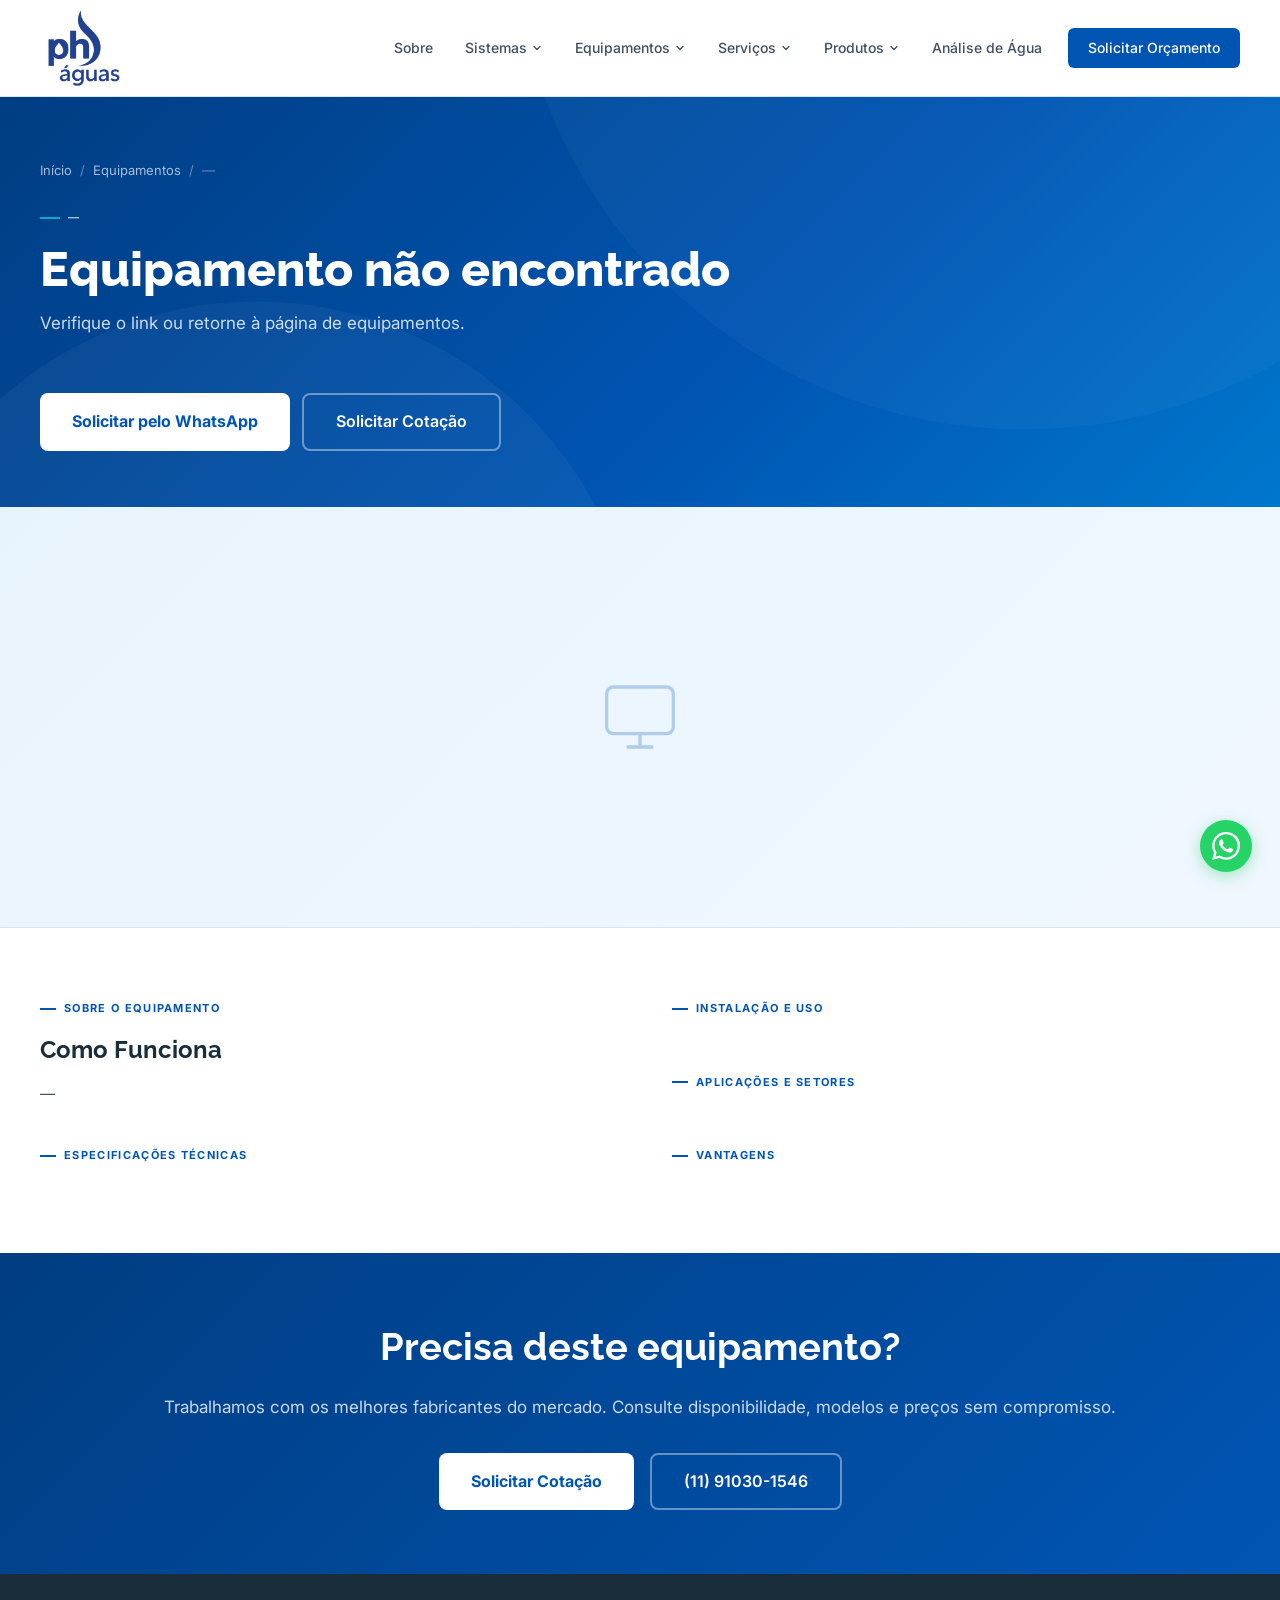
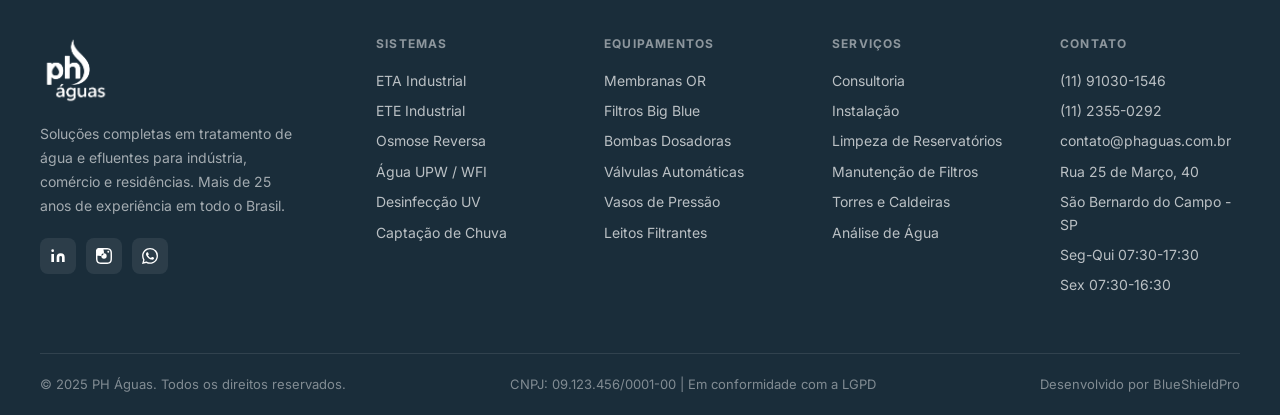
<file: equipamento.html>
<!DOCTYPE html>
<html lang="pt-BR">
<head>
  <meta charset="UTF-8">
  <meta name="viewport" content="width=device-width, initial-scale=1.0">
  <title>Equipamento — PH Águas</title>
  <link rel="preconnect" href="https://fonts.googleapis.com">
  <link href="https://fonts.googleapis.com/css2?family=Inter:wght@300;400;500;600;700&family=Raleway:wght@700;800&display=swap" rel="stylesheet">
  <link rel="icon" type="image/png" href="images/brand/logo-mark.png">
  <link rel="stylesheet" href="styles/main.css">
</head>
<body class="page-content">

  <div id="detail-hero" class="detail-hero">
    <div class="container">
      <div class="breadcrumb">
        <a href="index.html">Início</a><span>/</span>
        <a href="equipamentos.html">Equipamentos</a><span>/</span>
        <span id="d-breadcrumb">—</span>
      </div>
      <div class="detail-category-tag" id="d-category">—</div>
      <h1 id="d-name">—</h1>
      <p class="detail-hero-sub" id="d-short">—</p>
      <div class="detail-hero-chips" id="d-chips"></div>
      <div class="detail-hero-actions">
        <a id="d-wa" href="#" class="btn btn-white btn-lg" target="_blank">Solicitar pelo WhatsApp</a>
        <a href="contato.html" class="btn btn-lg" style="border:2px solid rgba(255,255,255,.4);color:white;padding:14px 32px;border-radius:8px;font-size:16px;font-weight:600;">Solicitar Cotação</a>
      </div>
    </div>
  </div>

  <div class="detail-img-section">
    <div class="detail-img-wrap" id="d-img-wrap">
      <div class="detail-img-placeholder" id="d-placeholder">
        <svg width="80" height="80" viewBox="0 0 24 24" fill="none" stroke="#0055B3" stroke-width="1" opacity=".25"><rect x="2" y="3" width="20" height="14" rx="2"/><path d="M8 21h8M12 17v4"/></svg>
      </div>
    </div>
  </div>

  <div class="detail-body">
    <div class="container">
      <div class="detail-grid">
        <div>
          <div class="detail-section-label">Sobre o Equipamento</div>
          <div class="detail-section-title" id="d-about-title">Como Funciona</div>
          <div class="detail-text" id="d-desc">—</div>
          <div class="detail-section-label" style="margin-top:40px">Especificações Técnicas</div>
          <table class="detail-specs-table" id="d-specs"></table>
        </div>
        <div>
          <div class="detail-section-label">Instalação e Uso</div>
          <div class="detail-steps" id="d-steps"></div>
          <div class="detail-section-label" style="margin-top:40px">Aplicações e Setores</div>
          <ul class="detail-uses-list" id="d-uses"></ul>
          <div class="detail-section-label" style="margin-top:40px">Vantagens</div>
          <div class="detail-benefits" id="d-benefits"></div>
        </div>
      </div>
    </div>
  </div>

  <div class="cta-band">
    <div class="container">
      <h2>Precisa deste equipamento?</h2>
      <p>Trabalhamos com os melhores fabricantes do mercado. Consulte disponibilidade, modelos e preços sem compromisso.</p>
      <div class="actions">
        <a href="contato.html" class="btn btn-white btn-lg">Solicitar Cotação</a>
        <a href="tel:+5511910301546" class="btn btn-outline btn-lg" style="border-color:rgba(255,255,255,.4);color:white;">(11) 91030-1546</a>
      </div>
    </div>
  </div>

  <script src="scripts/components.js"></script>
  <script src="scripts/main.js"></script>
  <script>
  const EQUIPAMENTOS = {
    'membranas-or': {
      name: 'Membranas de Osmose Reversa',
      category: 'Filtração por Membranas',
      short: 'Membranas de alta performance para dessalinização e desmineralização industrial. Compatíveis com sistemas de simples e duplo passo.',
      image: 'images/equipamentos/membranas.jpg',
      chips: ['0,001 micron', 'Alto fluxo', 'Industrial', 'TFC', 'Alta rejeição'],
      desc: 'As membranas de osmose reversa são o componente central de qualquer sistema de purificação avançada de água. Fabricadas a partir de poliamida aromática de filme fino (TFC — Thin Film Composite), essas membranas são capazes de rejeitar sais, bactérias, vírus, metais pesados e compostos orgânicos em nível molecular — com poros de apenas 0,001 micron. A PH Águas trabalha com membranas de alta performance, selecionadas e garantidas para cada aplicação: dessalinização de água do mar, desmineralização industrial, produção de água purificada farmacêutica, água ultrapura para eletrônica e reúso de efluentes.',
      aboutTitle: 'Como as membranas de osmose reversa funcionam',
      specs: [
        ['Tecnologia', 'TFC — Thin Film Composite (Poliamida aromatic)'],
        ['Poro efetivo', '0,001 micron (1 nanômetro)'],
        ['Rejeição de NaCl', '> 99,0% (membranas padrão) / > 99,7% (high-rejection)'],
        ['Rejeição de bactérias', '> 99,9999%'],
        ['Rejeição de vírus', '> 99,99%'],
        ['Pressão de operação', '10–70 bar (dependendo da aplicação)'],
        ['Temperatura máx.', '45°C (limpeza: 45°C com pH 1–13)'],
        ['Configuração', 'Espiral enrolado (spiral wound) 2,5" / 4" / 8"'],
        ['Certificações', 'NSF 58, ANSI, ISO 9001'],
      ],
      steps: [
        ['Seleção da membrana', 'Análise da qualidade da água bruta (TDS, dureza, pH, SDI) define a membrana mais adequada para cada projeto.'],
        ['Pré-tratamento obrigatório', 'A água deve passar por coagulação, filtração, carvão ativado e ajuste de pH antes das membranas para evitar danos.'],
        ['Instalação no vaso de pressão', 'A membrana é inserida dentro de vasos de pressão FRP ou inox, conectados em série ou paralelo conforme o projeto.'],
        ['Pressurização', 'Bomba de alta pressão força a água através da membrana. O permeado (água pura) sai de um lado; o concentrado (rejeito) do outro.'],
        ['Monitoramento de desempenho', 'Condutivímetro online mede a qualidade do permeado. Queda no rejeito indica necessidade de limpeza química (CIP).'],
        ['Limpeza CIP', 'Limpeza química com soluções ácidas e alcalinas restaura o fluxo das membranas quando há incrustação ou biofouling.'],
        ['Substituição periódica', 'Vida útil média de 3–7 anos dependendo da qualidade da água e da manutenção do pré-tratamento.'],
      ],
      uses: [
        'Dessalinização de água do mar e salobra — abastecimento em regiões áridas',
        'Desmineralização industrial para caldeiras e processos',
        'Produção de Água Purificada USP para farmacêutica',
        'Água ultrapura para eletrônica e semicondutores',
        'Tratamento de rejeitos industriais e reúso de efluentes',
        'Remoção de micropoluentes, pesticidas e hormônios',
        'Pré-tratamento de sistemas WFI (Water For Injection)',
      ],
      benefits: [
        ['Rejeição superior', 'Remove > 99% de sais, bactérias, vírus e compostos orgânicos.'],
        ['Sem produtos químicos no processo', 'A separação é puramente física — pressão através de membrana.'],
        ['Longa vida útil', 'Com pré-tratamento adequado, membranas duram 5–7 anos.'],
        ['Certificadas', 'NSF 58, ANSI e ISO para garantia de qualidade e segurança.'],
      ],
    },
    'filtros-big-blue': {
      name: 'Filtros Cartuchos em Polipropileno — BIG BLUE',
      category: 'Filtros de Sedimentos',
      short: 'Filtros de polipropileno de alta capacidade para retenção de sedimentos, partículas e sólidos suspensos. Ideais como pré-filtros para osmose reversa.',
      image: 'images/equipamentos/big-blue.jpg',
      chips: ['Pré-filtragem', 'PP', 'Alta capacidade', '10" / 20"', 'Substituível'],
      desc: 'Os filtros Big Blue são carcaças de filtragem de grande diâmetro (2,5" interno) projetadas para suportar cartuchos de polipropileno de alto rendimento. O nome "Big Blue" vem da coloração azul característica da carcaça de polipropileno injetado, amplamente reconhecida na indústria de tratamento de água. São usados como pré-filtros em sistemas de osmose reversa, abrandadores, sistemas de desinfecção UV e linhas de distribuição de água industrial. A filtragem por gradiente de densidade do cartucho de PP retém partículas maiores na superfície e menores no núcleo, maximizando a capacidade de retenção e a vida útil do cartucho.',
      aboutTitle: 'Como funciona o filtro Big Blue',
      specs: [
        ['Tamanho carcaça', '10" x 4,5" / 20" x 4,5" (Big Blue padrão)'],
        ['Cartucho', 'Polipropileno graduado por gradiente de densidade'],
        ['Porosidade disponível', '1, 5, 10, 20, 50, 75, 100 microns'],
        ['Vazão máxima', 'Até 6 m³/h por carcaça (com cartucho 5 µm)'],
        ['Pressão máxima', '125 psi (8,6 bar)'],
        ['Temperatura máxima', '52°C'],
        ['Conexão', '1" BSP / NPT'],
        ['Material carcaça', 'Polipropileno (PP) resistente a UV'],
        ['Certificação cartucho', 'NSF / FDA compliant'],
      ],
      steps: [
        ['Posicionamento na linha', 'Instalado após o ponto de captação ou abrandador, antes de sistemas de osmose reversa, UV ou carvão ativado.'],
        ['Fluxo de entrada', 'Água entra pela lateral superior, percola o cartucho de PP de fora para dentro, e sai pelo centro pela parte inferior.'],
        ['Retenção por gradiente', 'Partículas maiores ficam retidas na camada externa do cartucho; partículas menores penetram e são retidas nas camadas internas.'],
        ['Monitoramento de pressão diferencial', 'Quando a perda de carga ultrapassa 1 bar (indicador de entupimento), o cartucho deve ser substituído.'],
        ['Substituição do cartucho', 'A carcaça é aberta com chave strap wrench, o cartucho é descartado e um novo é instalado — processo rápido sem ferramentas especiais.'],
      ],
      uses: [
        'Pré-filtro obrigatório para sistemas de osmose reversa',
        'Proteção de membranas de ultrafiltração e nanofiltração',
        'Filtração em pontos de uso industriais e comerciais',
        'Proteção de sistemas de desinfecção por UV',
        'Linha de abastecimento de equipamentos de laboratório',
        'Remoção de sedimentos em poços artesianos e cisternas',
      ],
      benefits: [
        ['Alta capacidade de retenção', 'Cartucho de gradiente maximiza a vida útil e a retenção de partículas.'],
        ['Baixo custo de manutenção', 'Cartucho substituível de baixo custo — sem ferramentas especiais.'],
        ['Ampla faixa de porosidade', 'De 1 a 100 microns para cada aplicação.'],
        ['Universal', 'Compatível com todas as carcaças padrão do mercado.'],
      ],
    },
    'leitos-filtrantes': {
      name: 'Leitos Filtrantes',
      category: 'Meios Filtrantes',
      short: 'Meios filtrantes granulados para retenção de partículas, turbidez e sólidos em suspensão. Disponíveis em areia, antracito, zeólita e carvão ativado.',
      image: 'images/equipamentos/leitos-oficial.jpg',
      chips: ['Areia', 'Antracito', 'Zeólita', 'Carvão', 'Alta durabilidade'],
      desc: 'Leitos filtrantes são camadas de material granulado disposto dentro de vasos de pressão filtrantes pelo qual a água flui, retendo partículas sólidas em suspensão por mecanismos de peneiramento, sedimentação e adsorção. A PH Águas trabalha com os principais meios filtrantes: areia quartzosa (granulometria 0,4–1,2 mm) para remoção de turbidez e sólidos; antracito (carvão mineral de baixa densidade) para filtros bicamada de alta eficiência; zeólita clinoptilolita (mineral vulcânico natural) para remoção de ferro, manganês, amônia e metais pesados; e carvão vegetal ativado granular (CAG) para adsorção de cloro, compostos orgânicos e odores. A escolha do meio filtrante é determinada pela qualidade da água bruta e pelos objetivos do tratamento.',
      aboutTitle: 'Como os leitos filtrantes removem contaminantes',
      specs: [
        ['Areia quartzosa', 'Granulometria 0,4–1,2 mm — remoção de turbidez e sólidos'],
        ['Antracito', 'D.A. 0,8 g/cm³, 0,8–2,0 mm — filtros bicamada e multicamada'],
        ['Zeólita clinoptilolita', 'Pureza > 85%, mineral vulcânico natural — Fe, Mn, NH₄⁺'],
        ['Carvão vegetal ativado (CAG)', 'Casca de coco, área > 900 m²/g — cloro e compostos orgânicos'],
        ['Taxa de filtração', '5–20 m/h (velocidade superficial)'],
        ['Retrolavagem', '30–60 m/h por 10–15 minutos'],
        ['Vida útil', '5–15 anos (com retrolavagem adequada)'],
        ['Instalação', 'Em vasos PRFV ou aço carbono/inox de qualquer tamanho'],
      ],
      steps: [
        ['Análise da água bruta', 'Turbidez, cor, ferro, manganês, cloro e compostos orgânicos determinam qual meio filtrante usar e em que configuração.'],
        ['Carregamento do leito', 'O vaso de pressão é carregado com cascalho de suporte (na base), seguido do meio filtrante principal e eventualmente de meios secundários.'],
        ['Filtração por percolação', 'A água entra pelo topo e percola o leito de cima para baixo, sendo filtrada gradualmente pelas camadas de material granulado.'],
        ['Monitoramento', 'Diferencial de pressão e turbidez da água filtrada indicam quando o leito está saturado e precisa de retrolavagem.'],
        ['Retrolavagem automática', 'Água flui em sentido inverso (de baixo para cima) a alta velocidade por 10–15 minutos, expandindo o leito e removendo os sólidos retidos.'],
        ['Retorno ao serviço', 'Após retrolavagem e enxágue, o leito assenta e o sistema retorna automaticamente à filtração.'],
      ],
      uses: [
        'ETAs (Estações de Tratamento de Água) para remoção de turbidez',
        'Pré-tratamento para sistemas de osmose reversa',
        'Remoção de ferro e manganês de poços artesianos (zeólita)',
        'Decloração de água municipal para processos industriais (CAG)',
        'ETEs (Estações de Tratamento de Efluentes) para polimento final',
        'Piscinas e tanques ornamentais de grande porte',
        'Tratamento de água para caldeiras e torres de resfriamento',
      ],
      benefits: [
        ['Versátil', 'Escolha do meio define o contaminante removido — uma solução para cada problema.'],
        ['Alta durabilidade', 'Com retrolavagem adequada, leitos duram décadas.'],
        ['Baixo custo operacional', 'Sem consumo de reagentes na filtração (exceto carvão ativado).'],
        ['Automatizável', 'Retrolavagem programada por temporizador ou diferencial de pressão.'],
      ],
    },
    'filtros-cartucho': {
      name: 'Filtros de Cartucho e Elementos Filtrantes',
      category: 'Filtros Substituíveis',
      short: 'Cartuchos substituíveis para filtragem em múltiplas etapas. Disponíveis em polipropileno, carvão ativado e fibra de vidro.',
      image: 'images/equipamentos/filtros-cartucho.jpg',
      chips: ['PP', 'Carvão Ativado', 'Fibra de vidro', 'Padrão 10"', 'Multi-estágio'],
      desc: 'Os filtros de cartucho são unidades de filtragem compactas compostas por uma carcaça (housing) rígida e um elemento filtrante (cartucho) substituível. São amplamente utilizados em sistemas de pré-tratamento e polimento em pontos de uso. A PH Águas fornece cartuchos em polipropileno (PP) para retenção de sedimentos e partículas (1–100 µm), cartuchos de carvão ativado (CTO — Carbon Block) para remoção de cloro, odores, sabores e compostos orgânicos voláteis, e cartuchos de fibra de vidro para alta temperatura e compatibilidade com solventes. Carcaças disponíveis em transparente (para inspeção visual), opaco (proteção UV) e inox para ambientes sanitários.',
      aboutTitle: 'Como os filtros de cartucho funcionam',
      specs: [
        ['Tipos de cartucho', 'PP graduado, CTO (carvão block), fibra de vidro, náilon, PTFE'],
        ['Porosidade PP', '0,5 / 1 / 5 / 10 / 20 / 50 microns'],
        ['Cartucho CTO', '5 µm + adsorção de cloro, sabor e odor'],
        ['Tamanho padrão', '10" x 2,5" (padrão slim) / 10" x 4,5" (big blue)'],
        ['Pressão máxima', '125 psi (8,6 bar)'],
        ['Temperatura máxima', '38°C (PP) / 52°C (fibra de vidro)'],
        ['Carcaças', 'PP transparente, PP opaco, inox 304/316'],
        ['Certificação', 'NSF/ANSI 42, 53, 58'],
      ],
      steps: [
        ['Instalação na linha', 'Instalados em série na linha de água, com a sequência correta: sedimentos (maior µm) → sedimentos finos → carvão ativado.'],
        ['Fluxo de fora para dentro', 'A água entra pela parte externa do cartucho, percola de fora para dentro, e sai purificada pelo núcleo.'],
        ['Retenção por tamanho e adsorção', 'Cartuchos de PP retêm partículas por tamanho; cartuchos de carvão retêm compostos químicos por adsorção.'],
        ['Monitoramento visual ou de pressão', 'Carcaças transparentes permitem inspeção visual da coloração do cartucho. Queda de pressão indica troca necessária.'],
        ['Substituição periódica', 'Troca semestral ou anual dependendo da qualidade da água. Processo simples: abrir carcaça, remover cartucho usado, inserir novo.'],
      ],
      uses: [
        'Pré-filtro para sistemas de osmose reversa — proteção das membranas',
        'Polimento final de água purificada em laboratórios',
        'Pontos de uso em restaurantes, cafeterias e refeitórios',
        'Proteção de equipamentos sensíveis como máquinas de gelo e café',
        'Filtração de água de processo em indústrias de alimentos',
        'Residências e condomínios com água municipal tratada com cloro',
      ],
      benefits: [
        ['Fácil manutenção', 'Troca de cartucho em menos de 5 minutos sem ferramentas especiais.'],
        ['Baixo custo', 'Cartuchos de reposição de baixo valor agregado.'],
        ['Compacto', 'Ocupa mínimo espaço — pode ser instalado embaixo da pia.'],
        ['Multi-contaminante', 'Configuração em série ataca partículas e compostos químicos ao mesmo tempo.'],
      ],
    },
    'crepinas': {
      name: 'Crepinas e Distribuidores',
      category: 'Componentes de Distribuição',
      short: 'Componentes de distribuição e coleta para filtros e leitos filtrantes. Garantem distribuição uniforme da água e evitam passagem de material filtrante.',
      image: 'images/equipamentos/crepinas.jpg',
      chips: ['PVC', 'Inox', 'PP', 'Alta durabilidade', 'Distribuição uniforme'],
      desc: 'Crepinas e distribuidores são componentes instalados no fundo e na parte superior dos vasos de pressão filtrantes. Sua função é distribuir a água uniformemente por toda a seção transversal do leito filtrante durante a filtração e a retrolavagem, evitando caminhos preferenciais que comprometem a eficiência do filtro. As crepinas de fundo (underdrain) impedem que o material filtrante (areia, zeólita, carvão, resina) passe para a linha de água tratada, funcionando como uma grelha de precisão com abertura calibrada para cada granulometria de meio filtrante. A PH Águas fornece crepinas individuais para leitos filtrantes e sistemas de distribuição completos (manifold) para vasos de grande diâmetro.',
      aboutTitle: 'Como crepinas e distribuidores funcionam',
      specs: [
        ['Abertura de filtração', '0,1 a 0,5 mm (escolha conforme granulometria do meio)'],
        ['Materiais', 'PVC, PP, ABS, aço inoxidável 304/316'],
        ['Pressão máxima', 'Até 10 bar (inox) / 6 bar (PVC/PP)'],
        ['Temperatura máxima', '60°C (PP) / 120°C (inox)'],
        ['Rosca padrão', '1/4", 3/8", 1/2", 3/4" BSP/NPT'],
        ['Compatibilidade', 'Vasos PRFV, aço carbono, aço inox de qualquer diâmetro'],
        ['Configuração fundo', 'Crepinas individuais / manifold lateral / tubo central com laterais'],
        ['Resistência química', 'Alta — compatível com soluções ácidas e básicas de regeneração'],
      ],
      steps: [
        ['Seleção da abertura', 'A abertura da fenda da crepina deve ser menor que a granulometria mínima do meio filtrante para evitar passagem de material.'],
        ['Instalação no vaso', 'As crepinas são rosqueadas no prato de fundo do vaso ou no tubo central (riser) em número e espaçamento calculados para distribuição uniforme.'],
        ['Teste de distribuição', 'Antes de carregar o meio filtrante, faz-se um teste de distribuição de fluxo para verificar uniformidade em toda a seção do vaso.'],
        ['Carregamento do meio filtrante', 'Após instalar as crepinas, carrega-se o cascalho de suporte e em seguida o meio filtrante por cima das crepinas.'],
        ['Verificação periódica', 'Durante manutenções preventivas, as crepinas são inspecionadas quanto a trincas, entupimentos ou desgaste das fendas.'],
      ],
      uses: [
        'Filtros de areia, antracito e zeólita em ETAs e ETEs',
        'Abrandadores com resinas catiônicas de sódio',
        'Sistemas de desmineralização por troca iônica',
        'Filtros de carvão ativado granular (CAG)',
        'Leitos mistos de resinas aniônica e catiônica',
        'Filtros de desinchamento para reúso de efluentes',
      ],
      benefits: [
        ['Distribuição uniforme', 'Garante que toda a seção do leito trabalhe eficientemente — sem caminhos preferenciais.'],
        ['Retenção do meio filtrante', 'Impede perda de areia, resina ou zeólita para a linha de saída.'],
        ['Longa vida útil', 'Materiais resistentes à corrosão — duram a vida do equipamento.'],
        ['Fácil substituição', 'Manutenção simples em caso de trinca ou entupimento.'],
      ],
    },
    'bombas-dosadoras': {
      name: 'Bombas Dosadoras para Diversos Segmentos',
      category: 'Dosagem Química',
      short: 'Bombas de dosagem para injeção precisa de hipoclorito, PAC, biocidas e outros produtos químicos, atendendo os mais diversos segmentos.',
      image: 'images/equipamentos/bombas.jpg',
      chips: ['Analógico', 'Digital', 'Diafragma', 'Dosagem precisa'],
      desc: 'Bombas dosadoras são equipamentos de precisão responsáveis por injetar volumes controlados e constantes de produtos químicos líquidos na linha de água. Na indústria de tratamento de água, são fundamentais para dosagem de hipoclorito de sódio (desinfecção), PAC (coagulação), antiincrustante (proteção de membranas), biocidas (controle microbiológico em torres), ácido clorídrico ou sulfúrico (ajuste de pH) e polímeros aniônicos/catiônicos (auxiliar de coagulação). A PH Águas fornece bombas dosadoras de alta precisão em versões magnéticas (diafragma eletromagnético) e mecânicas, com controle analógico (4–20 mA) e digital (RS485/Modbus), compatíveis com sistemas de automação e SCADA.',
      aboutTitle: 'Como as bombas dosadoras funcionam',
      specs: [
        ['Princípio de operação', 'Diafragma eletromagnético (solenoide) ou motor de passo'],
        ['Vazão típica', '0,1 a 2.000 L/h dependendo do modelo'],
        ['Pressão máxima', 'Até 16 bar (10 bar nos modelos mais comuns)'],
        ['Controle', 'Analógico 4–20 mA / pulso de medidor / RS485 Modbus'],
        ['Fluidos compatíveis', 'Hipoclorito, PAC, ácidos, bases, biocidas, polímeros'],
        ['Material cabeça', 'PP, PVC, PVDF — compatível com produtos agressivos'],
        ['Membrana', 'PTFE (Teflon) — máxima resistência química'],
        ['Tensão', '110/220 VAC 60 Hz monofásico'],
        ['Certificações', 'CE, UL, ATEX (modelos especiais)'],
      ],
      steps: [
        ['Dimensionamento', 'O cálculo da dosagem é feito com base na vazão da linha, concentração do produto e dose desejada (mg/L).'],
        ['Instalação na linha de injeção', 'A bomba injeta o produto na linha principal através de uma válvula de injeção (ponto de injeção) com valvulamento para evitar retorno.'],
        ['Ajuste de dosagem', 'Frequência de pulso e tempo de abertura da membrana são ajustados via painel digital ou sinal analógico externo.'],
        ['Controle proporcional à vazão', 'Conectada ao sinal do medidor de vazão (pulsado), a bomba ajusta automaticamente a dose proporcionalmente à vazão da linha.'],
        ['Manutenção preventiva', 'Inspeção trimestral das válvulas de sucção e descarga, membrana e tubulação dosadora. Membrana com vida útil de 2.000–5.000 horas.'],
        ['Alarmes e segurança', 'Modelos avançados incluem alarme de falta de produto, falha de membrana e alarme de sobrepressão.'],
      ],
      uses: [
        'Dosagem de hipoclorito de sódio para desinfecção de ETAs',
        'Injeção de PAC (Policloreto de Alumínio) para coagulação',
        'Antiincrustante para proteção de membranas de osmose reversa',
        'Biocidas e biodispersantes em torres de resfriamento',
        'Ajuste de pH com ácido clorídrico, sulfúrico ou soda cáustica',
        'Polímeros catiônicos/aniônicos para auxiliar de floculação',
        'Alimentação de sistemas de dosagem de cloro gasoso (solução)',
      ],
      benefits: [
        ['Dosagem precisa', 'Repetibilidade de ±1% garante tratamento eficiente e sem desperdício.'],
        ['Controle remoto', 'Integração com SCADA e automação — dosagem sem operador local.'],
        ['Segurança química', 'Válvulas antisifonagem e alarmes de falha protegem o sistema.'],
        ['Ampla faixa', 'Modelos de 0,1 L/h a mais de 2.000 L/h para qualquer escala de planta.'],
      ],
    },
    'valvulas-automaticas': {
      name: 'Válvulas Automáticas e Cabeçotes',
      category: 'Automação de Filtros',
      short: 'Válvulas e cabeçotes automáticos para abrandadores, filtros de carvão, filtros de areia e leitos filtrantes. Programação de retrolavagem e regeneração automática.',
      image: 'images/equipamentos/valvulas.jpg',
      chips: ['Automático', 'Retrolavagem', 'Regeneração', 'Multivias'],
      desc: 'As válvulas automáticas (também chamadas de cabeçotes automáticos ou válvulas multivias) são o cérebro dos sistemas de filtração e abrandamento. Uma única válvula multiposição substitui 5 a 6 válvulas manuais, gerenciando automaticamente todos os ciclos do equipamento: serviço (filtração), retrolavagem, regeneração/injeção de salmoura, enxágue lento, enxágue rápido e retorno ao serviço. São programadas por volume tratado, temporizador ou condutividade, e trabalham 24 horas sem necessidade de operador. A PH Águas trabalha com válvulas e cabeçotes compatíveis com os principais sistemas de filtração e abrandamento do mercado.',
      aboutTitle: 'Como as válvulas automáticas controlam filtros e abrandadores',
      specs: [
        ['Ciclos controlados', 'Serviço, retrolavagem, regeneração, enxágue lento, enxágue rápido'],
        ['Programação', 'Por volume (m³), temporizador (horas/dias) ou condutividade'],
        ['Vazão máxima', 'De 1,5 m³/h (residencial) até 20 m³/h (industrial padrão)'],
        ['Conexão', '3/4", 1", 1,5", 2" BSP/NPT'],
        ['Tensão', '110 VAC / 220 VAC 60 Hz'],
        ['Display', 'LCD com contagem regressiva e configuração intuitiva'],
        ['Modos de regeneração', 'Imediato / diferido (horário programável)'],
        ['Material corpo', 'Noryl (PPO + PS) de alta resistência química'],
      ],
      steps: [
        ['Instalação no topo do vaso', 'A válvula é rosqueada diretamente no topo do vaso de pressão e conectada à linha de entrada, saída, dreno e salmoura.'],
        ['Programação inicial', 'O técnico programa o volume tratado entre regenerações (baseado na capacidade de troca das resinas) e o horário preferencial de regeneração.'],
        ['Operação em serviço', 'Durante o uso normal, a válvula mantém o fluxo: entrada → leito (de cima para baixo) → saída.'],
        ['Detecção do fim de ciclo', 'O totalizador de volume (ou temporizador) atinge o ponto programado e a válvula inicia automaticamente o ciclo de regeneração.'],
        ['Retrolavagem', 'Válvula inverte o fluxo: entrada → de baixo para cima no leito → dreno. Expande e limpa o leito por 10–12 minutos.'],
        ['Regeneração (abrandadores)', 'Salmoura é injetada lentamente pelo leito por 30–60 minutos, trocando Ca²⁺ e Mg²⁺ retidos por Na⁺.'],
        ['Enxágue e retorno', 'Enxágue lento e rápido removem excesso de sal. Válvula retorna automaticamente ao modo serviço.'],
      ],
      uses: [
        'Abrandadores de água com resinas catiônicas sódicas',
        'Filtros de carvão ativado com retrolavagem automática',
        'Filtros de areia e zeólita em sistemas industriais',
        'Sistemas de desmineralização com resinas de troca iônica',
        'Filtros de ferro e manganês com retrolavagem periódica',
        'Sistemas de remoção de nitratos por troca iônica',
      ],
      benefits: [
        ['Operação 24h sem operador', 'Regeneração e retrolavagem automáticas — sem intervenção manual.'],
        ['Durabilidade comprovada', 'Componentes robustos com mais de 30 anos de tecnologia consolidada.'],
        ['Redução de perdas', 'Regeneração por volume evita regenerações desnecessárias.'],
        ['Simples manutenção', 'Kits de vedação anuais de baixo custo.'],
      ],
    },
    'vasos-pressao': {
      name: 'Vasos de Pressão Filtrantes',
      category: 'Vasos e Tanques',
      short: 'Vasos e tanques pressurizados para filtros de areia, carvão, leitos de zeólita e abrandadores. Fabricação em fibra de vidro (PRFV) ou aço carbono/inox.',
      image: 'images/equipamentos/vasos-pressao.jpg',
      chips: ['PRFV', 'Aço Carbono', 'Inox', 'Alta pressão', 'Customizável'],
      desc: 'Vasos de pressão filtrantes são os recipientes que contêm os leitos filtrantes (areia, carvão, zeólita, resinas de troca iônica) sob pressão positiva. Disponíveis em três materiais principais: PRFV (Plástico Reforçado com Fibra de Vidro) — padrão para a maioria das aplicações residenciais e industriais, leve, resistente à corrosão e com custo acessível; aço carbono com revestimento interno epóxi — para grandes volumes e alta pressão; e aço inoxidável AISI 304/316 — para aplicações sanitárias e farmacêuticas. A PH Águas fornece vasos de 6" a 63" de diâmetro, com capacidades de 50 litros a dezenas de metros cúbicos de leito filtrante, certificados pela NR13 quando aplicável.',
      aboutTitle: 'Como selecionar o vaso de pressão correto',
      specs: [
        ['Materiais disponíveis', 'PRFV (FRP), aço carbono + epóxi, aço inoxidável 304/316'],
        ['Diâmetros padrão', '6", 8", 10", 12", 13", 14", 16", 18", 21", 24", 30", 36", 42", 48", 54", 63"'],
        ['Pressão de operação', 'Até 10 bar (PRFV) / 10–40 bar (aço)'],
        ['Temperatura', 'Até 60°C (PRFV) / até 120°C (aço)'],
        ['Volume de leito', '10 litros (6" x 35") até várias toneladas (grandes vasos)'],
        ['Conexão superior', '3/4" a 4" BSP/NPT (para cabeçote ou tubulação)'],
        ['Normas', 'ASME Seção VIII / NR13 (vasos > 0,5 m³ x 0,5 MPa)'],
        ['Tratamento interno (aço)', 'Sand blast + epóxi bi-componente ou zinco epóxi'],
      ],
      steps: [
        ['Dimensionamento', 'O diâmetro é calculado pela taxa de filtração desejada (m/h) e a altura pelo volume de leito necessário para o EBCT definido.'],
        ['Montagem das crepinas', 'Crepinas de fundo são instaladas no prato inferior antes de carregar o meio filtrante.'],
        ['Carregamento do leito', 'Cascalho de suporte → meio filtrante principal → meio filtrante secundário (em filtros multicamada).'],
        ['Conexão da válvula automática', 'Cabeçote automático ou tubulações manuais são conectadas ao topo e à base do vaso.'],
        ['Teste hidrostático', 'Antes da entrada em operação, o vaso é pressurizado a 1,5x a pressão de trabalho para verificação de estanqueidade.'],
        ['Comissionamento', 'Retrolavagem inicial para assentamento do leito e análise da água filtrada para confirmação de qualidade.'],
      ],
      uses: [
        'Filtros de areia e antracito em ETAs industriais e municipais',
        'Abrandadores com resinas catiônicas para caldeiras e lavanderias',
        'Filtros de carvão ativado granular (CAG) para decloração',
        'Filtros de zeólita para remoção de ferro e manganês',
        'Colunas de troca iônica catiônica e aniônica em sistemas de desmineralização',
        'Leitos mistos (Mixed Bed) para produção de água de alta pureza',
      ],
      benefits: [
        ['Ampla faixa de tamanhos', 'Disponível de 6" a 63" — qualquer capacidade de planta.'],
        ['Resistente à corrosão', 'PRFV não corrói e não precisa de pintura — vida útil de 20+ anos.'],
        ['Certificação ASME/NR13', 'Vasos com NR13 garantem segurança e conformidade legal.'],
        ['Integração completa', 'Compatível com qualquer cabeçote automático do mercado.'],
      ],
    },
    'vasos-membranas': {
      name: 'Vasos de Alta e Baixa Pressão para Membranas',
      category: 'Vasos para Membranas',
      short: 'Vasos de alta e baixa pressão para membranas de osmose reversa e nanofiltração. Disponíveis para 1 a 7 membranas em série. Materiais: FRP e aço inoxidável.',
      image: 'images/equipamentos/vasos-membranas.jpg',
      chips: ['FRP', 'Inox', 'ASME', '1–7 membranas', 'Alta pressão'],
      desc: 'Os vasos de pressão para membranas são projetados especificamente para membranas espirais de osmose reversa, nanofiltração ou ultrafiltração dentro de um invólucro pressurizado. Diferente dos vasos filtrantes convencionais, esses vasos possuem conexões de permeado (saída da água purificada) e concentrado (saída do rejeito) nas extremidades, além de portas de acesso para inserção e remoção das membranas sem necessidade de ferramentas especiais. A PH Águas fornece vasos para membranas de 2,5", 4" e 8" de diâmetro (as mais comuns no mercado industrial), com capacidade para 1, 2, 3, 4, 6 ou 7 elementos em série. Materiais: FRP (fibra de vidro reforçada) para sistemas de até 20 bar, e aço inoxidável com certificação ASME para aplicações de alta pressão como água do mar.',
      aboutTitle: 'Como os vasos para membranas são dimensionados',
      specs: [
        ['Diâmetros de membrana', '2,5" (mini sistemas), 4" (industrial pequeno/médio), 8" (industrial grande)'],
        ['Elementos por vaso', '1, 2, 3, 4, 6 ou 7 membranas em série'],
        ['Materiais', 'FRP (até 300 psi / 20 bar) — Inox 316 com ASME (até 1.000 psi / 68 bar)'],
        ['Pressão de operação', '150–300 psi FRP / até 1.000 psi inox (dessalinização mar)'],
        ['Temperatura máxima', '45°C (operação) / 45°C (limpeza CIP)'],
        ['Certificação', 'ASME (opção), CE, ISO 9001'],
        ['Conexão de permeado', 'Flangeada ou rosqueada nas extremidades'],
        ['Terminais de extremidade', 'Removíveis para acesso às membranas — sem ferramentas especiais'],
      ],
      steps: [
        ['Seleção do diâmetro', 'O diâmetro do vaso (2,5", 4" ou 8") é definido pelo diâmetro da membrana de osmose reversa escolhida no projeto.'],
        ['Definição do número de membranas', 'O número de elementos por vaso (geralmente 6 por vaso de 4" e 8") é definido pela taxa de recuperação e pressão disponível.'],
        ['Instalação das membranas', 'O terminal de extremidade é removido e as membranas são inseridas uma a uma com lubrificante adequado (não graxa — pode danificar a membrana).'],
        ['Conexão de permeado e concentrado', 'O permeado sai pelo centro de cada membrana e é coletado no tubo de permeado central. O concentrado sai pela extremidade final do vaso.'],
        ['Pressurização e teste', 'O sistema é pressurizado gradualmente até a pressão de operação. Vazamentos nos terminais de extremidade indicam problema de vedação.'],
        ['Manutenção e CIP', 'Para limpeza química (CIP), as membranas permanecem nos vasos e a solução de limpeza circula pelo sistema.'],
      ],
      uses: [
        'Sistemas de osmose reversa para desmineralização industrial',
        'Dessalinização de água do mar (sistemas de alta pressão)',
        'Produção de Água Purificada USP para farmacêutica',
        'Tratamento de efluentes industriais e lixiviados',
        'Concentração de sucos e produtos alimentares por nanofiltração',
        'Sistemas de reúso de água em indústrias têxteis e papel',
      ],
      benefits: [
        ['Fácil acesso às membranas', 'Terminais removíveis permitem troca rápida sem desmontagem do sistema.'],
        ['Certificação ASME disponível', 'Para sistemas de alta pressão com conformidade legal e seguro.'],
        ['Ampla compatibilidade', 'Compatível com membranas de todos os principais fabricantes (4" e 8").'],
        ['Resistente à corrosão', 'FRP ou inox 316 garantem longa vida útil mesmo em ambientes agressivos.'],
      ],
    },
    'purificadores': {
      name: 'Purificadores Residenciais e Centrais',
      category: 'Água Potável',
      short: 'Sistemas compactos para produção de água potável de alta qualidade em residências, condomínios e estabelecimentos comerciais. Filtração em múltiplos estágios.',
      image: 'images/equipamentos/purificadores.jpg',
      chips: ['Multi-estágio', 'Centralizado', 'Ponto de uso', 'Residencial', 'Sedimentos + Carvão + OR'],
      desc: 'Os purificadores são sistemas compactos de tratamento de água projetados para produzir água potável de alta qualidade a partir da água da rede municipal ou de poços. A PH Águas fornece duas categorias: Purificadores de ponto de uso (under-sink ou bancada) — instalados próximos ao ponto de consumo (torneira, bebedouro) com filtração em 3 a 5 estágios: sedimentos, carvão ativado, osmose reversa ou ultrafiltração e pós-carvão; e Purificadores centrais — instalados na entrada principal de residências, condomínios, hotéis e estabelecimentos comerciais, tratando toda a água que entra no imóvel com remoção de cloro, sedimentos, dureza e contaminantes orgânicos. Ideal para regiões com água de baixa qualidade organoléptica (cheiro, sabor, cor) ou com alto teor de cloro.',
      aboutTitle: 'Estágios de purificação e como cada um contribui',
      specs: [
        ['Estágio 1 — Sedimentos', 'Cartucho PP 5 µm — remove areia, ferrugem e partículas'],
        ['Estágio 2 — Carvão granular', 'GAC — adsorve cloro livre, odor e compostos orgânicos voláteis'],
        ['Estágio 3 — Carvão block', 'CTO 1 µm — remoção fina de compostos e cloro residual'],
        ['Estágio 4 — Membrana OR/UF', 'Osmose reversa (0,001 µm) ou Ultrafiltração (0,01 µm)'],
        ['Estágio 5 — Pós-carvão', 'Melhora sabor e odor pós-membrana'],
        ['Produção OR', '100–500 GPD (380–1.900 L/dia) por unidade'],
        ['Reservatório', '10–20 L pressurizado (modelos under-sink com OR)'],
        ['Certificações', 'NSF/ANSI 42, 53, 58 (conforme modelo)'],
      ],
      steps: [
        ['Análise da água local', 'Determinação dos principais contaminantes (cloro, dureza, metais, turbidez) para escolha do modelo mais adequado.'],
        ['Instalação', 'Sistema under-sink conectado à tubulação fria sob a pia, com torneira dedicada de saída. Sistema central instalado no cavalete de entrada.'],
        ['Primeiro uso', 'Descartar os primeiros 10–15 litros produzidos para lavar o sistema e ativar as mídias filtrantes.'],
        ['Manutenção semestral', 'Troca dos cartuchos de pré-filtragem (sedimentos e carvão). Membrana de osmose reversa tem vida útil de 2–3 anos.'],
        ['Monitoramento de qualidade', 'Medidor TDS de mão verifica periodicamente a eficiência da membrana. Valor abaixo de 30 ppm confirma bom funcionamento.'],
      ],
      uses: [
        'Residências com água de baixa qualidade sensorial (cloro, sabor, odor)',
        'Condomínios residenciais — tratamento central na entrada',
        'Escritórios, clínicas e consultórios — bebedouros e cafeteiras',
        'Restaurantes e cafeterias — água de processo e consumo',
        'Hotéis e pousadas — quartos e cozinha industrial',
        'Academias, creches e escolas',
      ],
      benefits: [
        ['Água de qualidade superior', 'Elimina cloro, sedimentos, bactérias e compostos orgânicos.'],
        ['Compacto e discreto', 'Cabe embaixo da pia sem ocupar espaço útil.'],
        ['Baixo custo por litro', 'Custo médio de R$ 0,05–0,15 por litro de água purificada.'],
        ['Sustentável', 'Substitui garrafões e copos descartáveis — redução de plástico.'],
      ],
    },
  };

  const params = new URLSearchParams(location.search);
  const id = params.get('id') || '';
  const eq = EQUIPAMENTOS[id];

  if (!eq) {
    document.getElementById('d-name').textContent = 'Equipamento não encontrado';
    document.getElementById('d-short').textContent = 'Verifique o link ou retorne à página de equipamentos.';
  } else {
    document.title = eq.name + ' — PH Águas';
    document.getElementById('d-breadcrumb').textContent = eq.name;
    document.getElementById('d-category').textContent = eq.category;
    document.getElementById('d-name').textContent = eq.name;
    document.getElementById('d-short').textContent = eq.short;
    document.getElementById('d-about-title').textContent = eq.aboutTitle;
    document.getElementById('d-desc').textContent = eq.desc;

    const wa = document.getElementById('d-wa');
    wa.href = 'https://wa.me/5511910301546?text=' + encodeURIComponent('Olá! Tenho interesse no equipamento: ' + eq.name + '. Poderia enviar mais informações?');

    const chipsEl = document.getElementById('d-chips');
    (eq.chips || []).forEach(c => {
      const span = document.createElement('span');
      span.className = 'detail-chip';
      span.textContent = c;
      chipsEl.appendChild(span);
    });

    if (eq.image) {
      const imgWrap = document.getElementById('d-img-wrap');
      imgWrap.innerHTML = '<img src="' + eq.image + '" alt="' + eq.name + '" style="width:100%;height:420px;object-fit:cover;display:block;">';
    }

    const specsEl = document.getElementById('d-specs');
    (eq.specs || []).forEach(([k, v]) => {
      specsEl.innerHTML += '<tr><td>' + k + '</td><td>' + v + '</td></tr>';
    });

    const stepsEl = document.getElementById('d-steps');
    (eq.steps || []).forEach(([title, text], i) => {
      stepsEl.innerHTML += '<div class="detail-step"><div class="detail-step-num">' + (i + 1) + '</div><div><strong>' + title + '</strong><p>' + text + '</p></div></div>';
    });

    const usesEl = document.getElementById('d-uses');
    (eq.uses || []).forEach(u => {
      usesEl.innerHTML += '<li>' + u + '</li>';
    });

    const benefitsEl = document.getElementById('d-benefits');
    (eq.benefits || []).forEach(([title, text]) => {
      benefitsEl.innerHTML += '<div class="detail-benefit"><strong>' + title + '</strong><p>' + text + '</p></div>';
    });
  }
  </script>
</body>
</html>
</file>
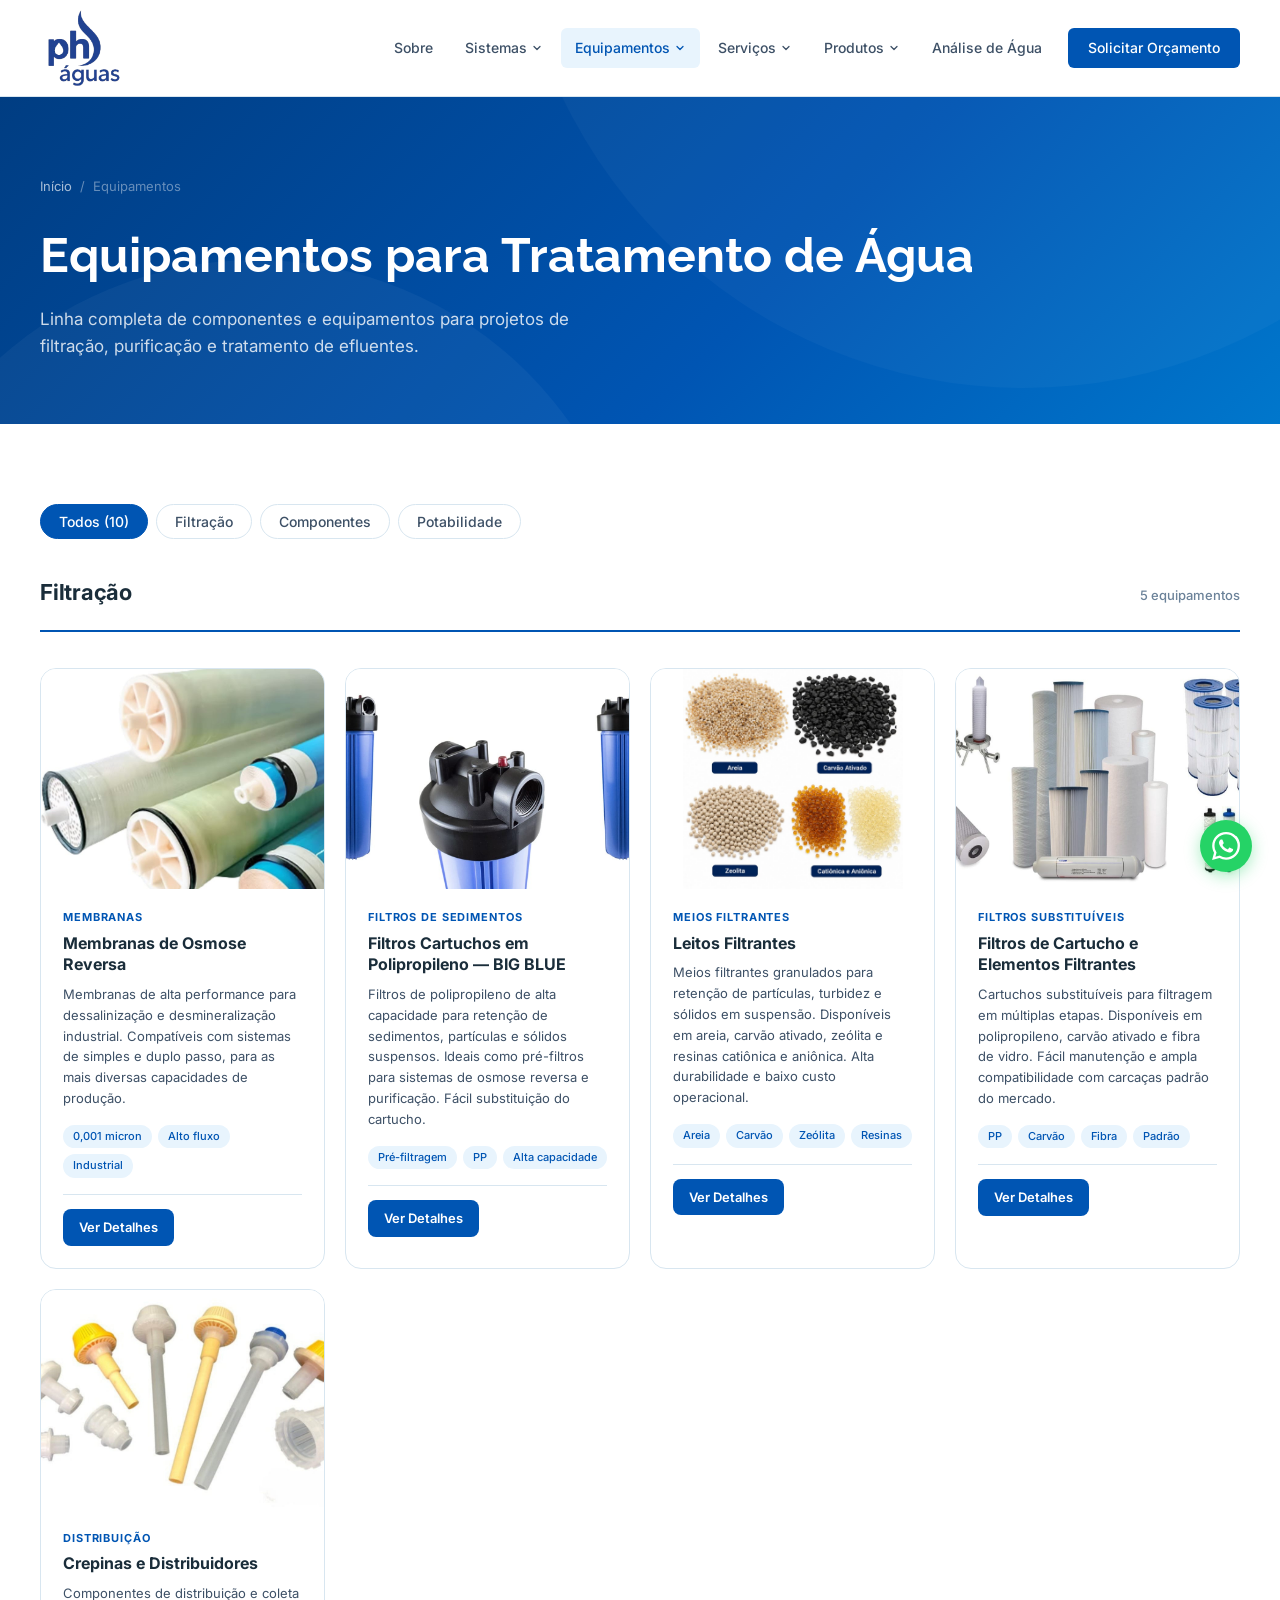
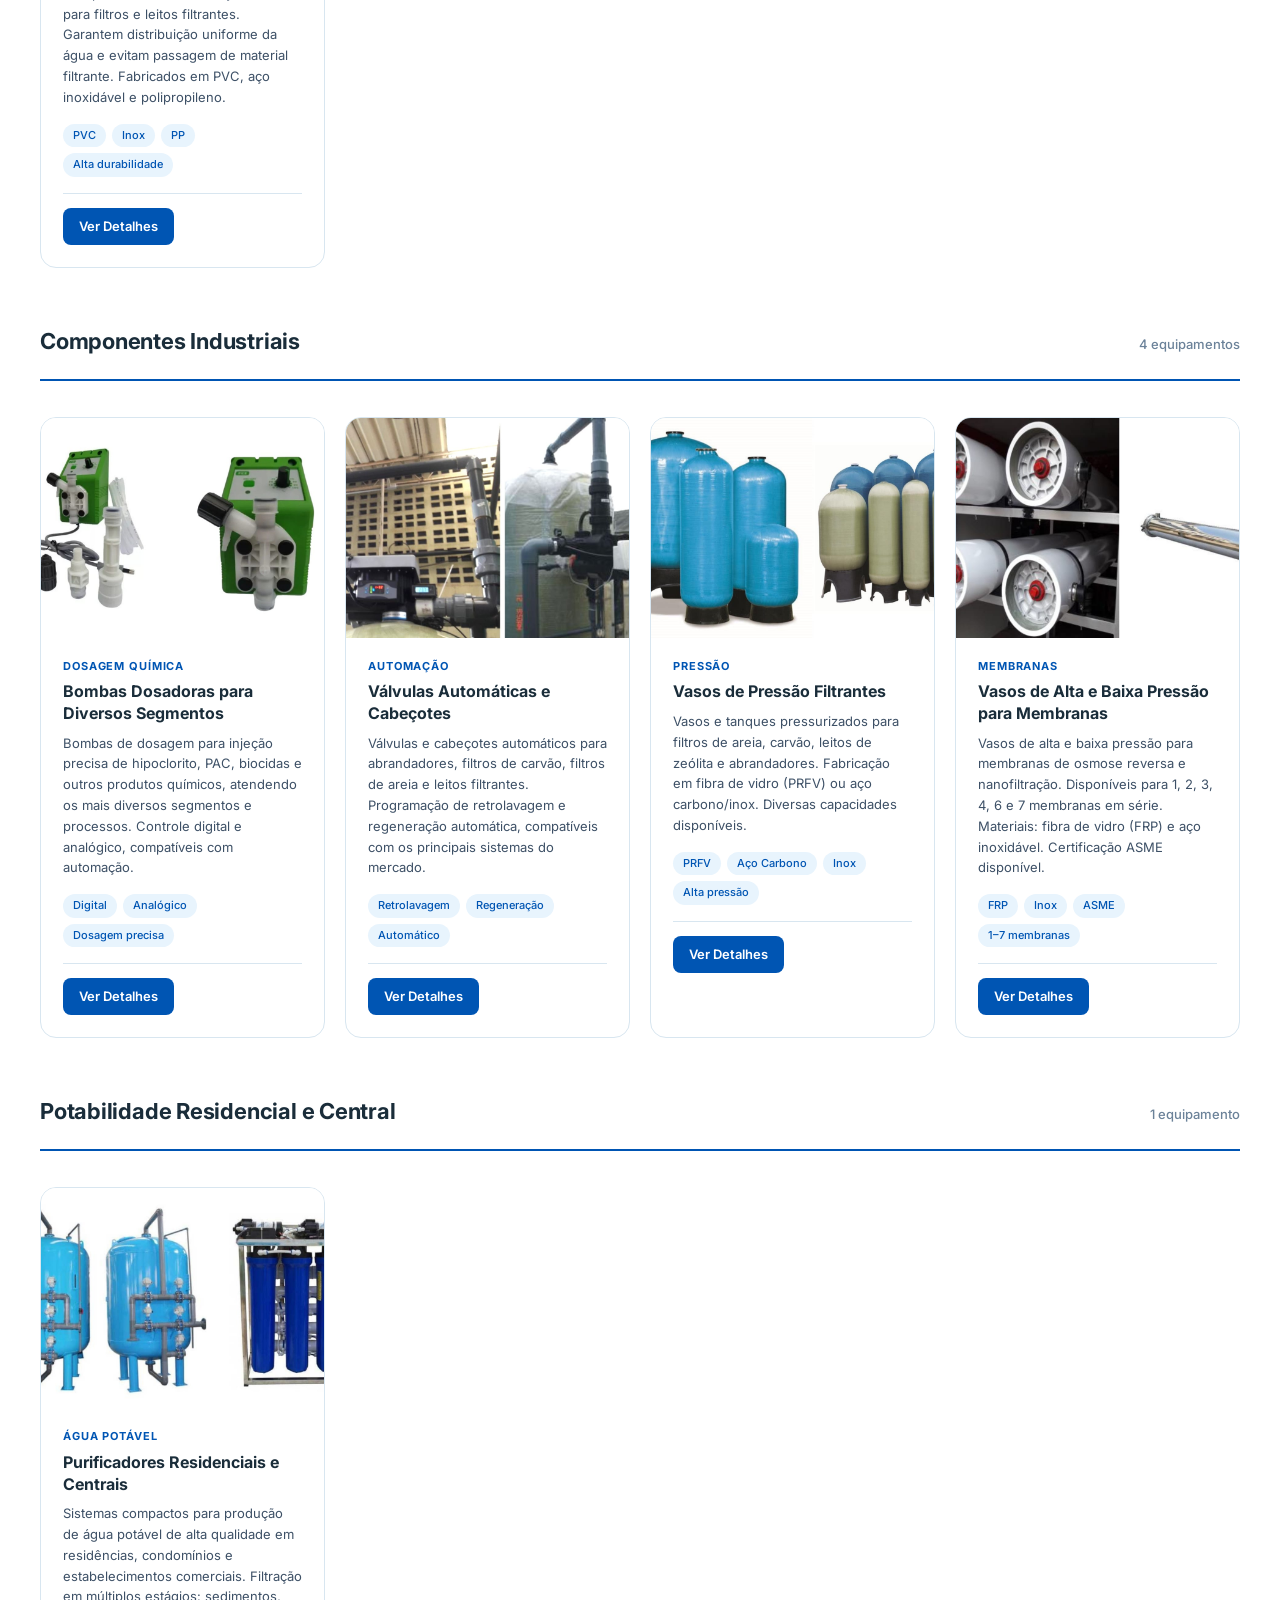
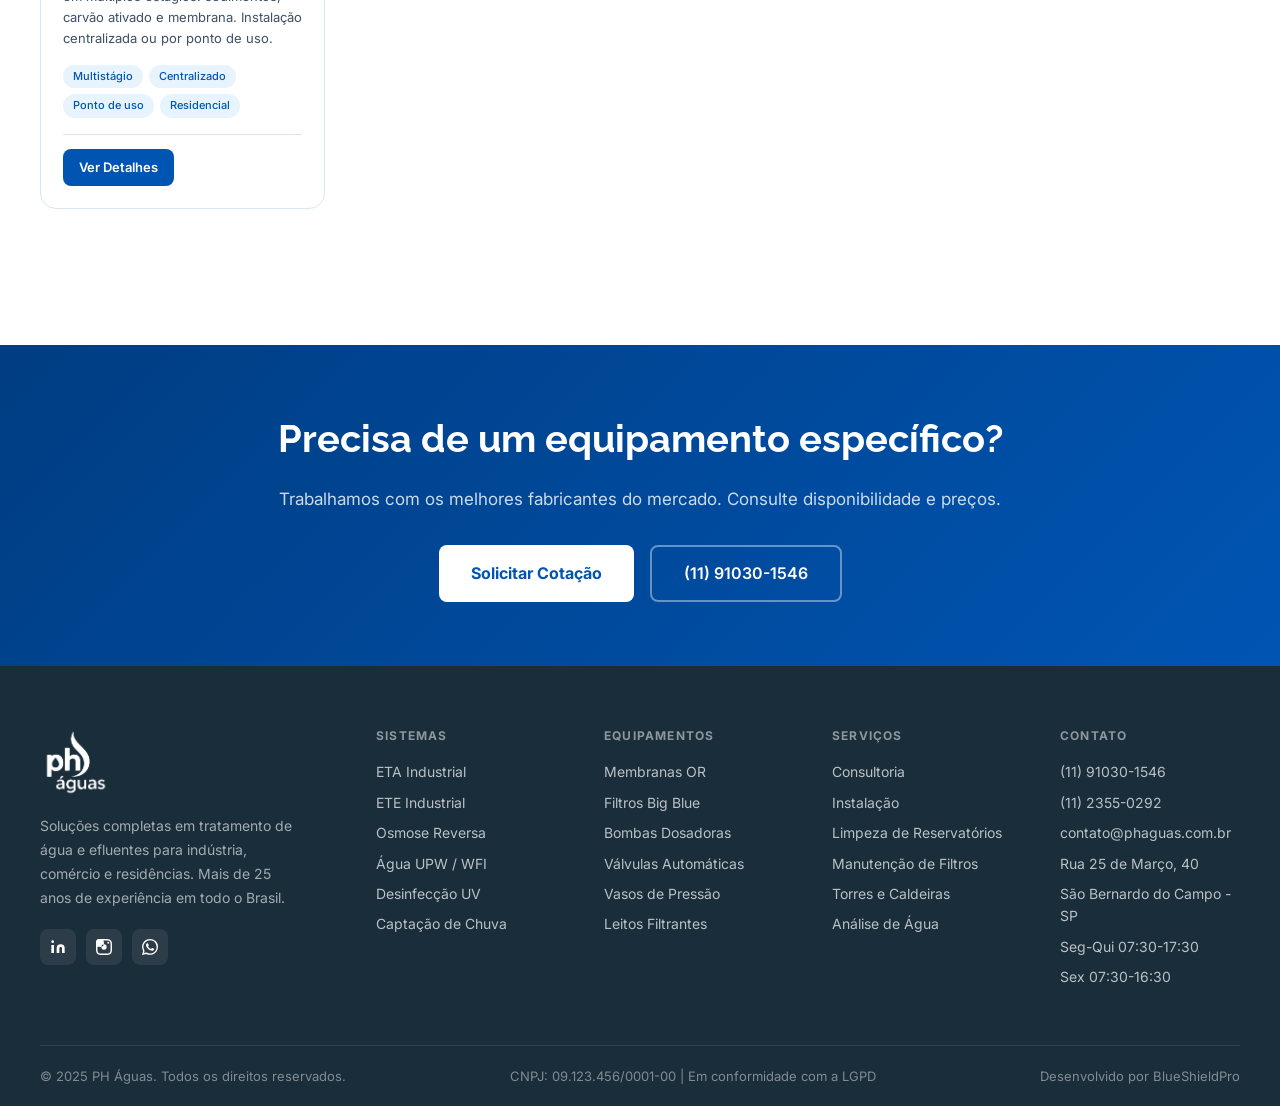
<file: equipamentos.html>
<!DOCTYPE html>
<html lang="pt-BR">
<head>
  <meta charset="UTF-8">
  <meta name="viewport" content="width=device-width, initial-scale=1.0">
  <title>Equipamentos — PH Águas</title>
  <meta name="description" content="Linha completa de equipamentos para tratamento de água: membranas, filtros, bombas, válvulas, vasos de pressão, leitos filtrantes e mais.">
  <link rel="preconnect" href="https://fonts.googleapis.com">
  <link href="https://fonts.googleapis.com/css2?family=Inter:wght@300;400;500;600;700&family=Raleway:wght@700;800&display=swap" rel="stylesheet">
  <link rel="icon" type="image/png" href="images/brand/logo-mark.png">
  <link rel="stylesheet" href="styles/main.css">
  <style>
    .eq-family { margin-bottom: 56px; }
    .eq-grid { display: grid; grid-template-columns: repeat(auto-fill, minmax(260px,1fr)); gap: 20px; }
    .eq-card { background: var(--white); border: 1px solid var(--gray-border); border-radius: var(--radius-lg); overflow: hidden; transition: all var(--transition); }
    .eq-card:hover { box-shadow: var(--shadow-lg); transform: translateY(-4px); border-color: var(--blue); }
    .eq-img { width: 100%; height: 220px; object-fit: cover; background: var(--gray-bg); transition: transform var(--transition); }
    .eq-card:hover .eq-img { transform: scale(1.04); }
    .eq-img-wrap { overflow: hidden; }
    .eq-body { padding: 20px 22px 22px; }
    .eq-tag { font-size: 11px; font-weight: 700; color: var(--blue); text-transform: uppercase; letter-spacing: .08em; margin-bottom: 6px; }
    .eq-title { font-size: 16px; font-weight: 700; color: var(--text-dark); margin-bottom: 8px; line-height: 1.35; }
    .eq-desc { font-size: 13px; color: var(--text); line-height: 1.6; margin-bottom: 16px; }
    .eq-specs { display: flex; flex-wrap: wrap; gap: 6px; margin-bottom: 16px; }
    .eq-spec { font-size: 11px; background: var(--blue-light); color: var(--blue); padding: 3px 10px; border-radius: 100px; font-weight: 500; }
    .eq-footer { border-top: 1px solid var(--gray-border); padding-top: 14px; display: flex; gap: 8px; flex-wrap: wrap; align-items: center; }
  </style>
</head>
<body class="page-content">

  <div class="page-hero">
    <div class="container">
      <div class="breadcrumb"><a href="index.html">Início</a><span>/</span><span>Equipamentos</span></div>
      <h1>Equipamentos para Tratamento de Água</h1>
      <p>Linha completa de componentes e equipamentos para projetos de filtração, purificação e tratamento de efluentes.</p>
    </div>
  </div>

  <section class="section">
    <div class="container">

      <div class="filter-tabs">
        <button class="filter-tab active" data-filter="all">Todos (10)</button>
        <button class="filter-tab" data-filter="filtracao">Filtração</button>
        <button class="filter-tab" data-filter="componentes">Componentes</button>
        <button class="filter-tab" data-filter="potabilidade">Potabilidade</button>
      </div>

      <!-- FILTRAÇÃO -->
      <div class="eq-family" id="eq-filtracao" data-family="filtracao">
        <div class="family-header">
          <span class="family-name">Filtração</span>
          <span class="family-count">5 equipamentos</span>
        </div>
        <div class="eq-grid">

          <div class="eq-card fade-up" data-delay="0">
            <div class="eq-img-wrap"><img class="eq-img" src="images/equipamentos/membranas.jpg" alt="Membranas de Osmose Reversa"></div>
            <div class="eq-body">
              <div class="eq-tag">Membranas</div>
              <div class="eq-title">Membranas de Osmose Reversa</div>
              <div class="eq-desc">Membranas de alta performance para dessalinização e desmineralização industrial. Compatíveis com sistemas de simples e duplo passo, para as mais diversas capacidades de produção.</div>
              <div class="eq-specs"><span class="eq-spec">0,001 micron</span><span class="eq-spec">Alto fluxo</span><span class="eq-spec">Industrial</span></div>
              <div class="eq-footer"><a href="equipamento.html?id=membranas-or" class="btn btn-primary btn-sm">Ver Detalhes</a></div>
            </div>
          </div>

          <div class="eq-card fade-up" data-delay="80">
            <div class="eq-img-wrap"><img class="eq-img" src="images/equipamentos/big-blue.jpg" alt="Filtros Big Blue"></div>
            <div class="eq-body">
              <div class="eq-tag">Filtros de Sedimentos</div>
              <div class="eq-title">Filtros Cartuchos em Polipropileno — BIG BLUE</div>
              <div class="eq-desc">Filtros de polipropileno de alta capacidade para retenção de sedimentos, partículas e sólidos suspensos. Ideais como pré-filtros para sistemas de osmose reversa e purificação. Fácil substituição do cartucho.</div>
              <div class="eq-specs"><span class="eq-spec">Pré-filtragem</span><span class="eq-spec">PP</span><span class="eq-spec">Alta capacidade</span></div>
              <div class="eq-footer"><a href="equipamento.html?id=filtros-big-blue" class="btn btn-primary btn-sm">Ver Detalhes</a></div>
            </div>
          </div>

          <div class="eq-card fade-up" data-delay="160">
            <div class="eq-img-wrap"><img class="eq-img" src="images/equipamentos/leitos-oficial.jpg" style="object-fit:contain;background:#fff" alt="Leitos Filtrantes"></div>
            <div class="eq-body">
              <div class="eq-tag">Meios Filtrantes</div>
              <div class="eq-title">Leitos Filtrantes</div>
              <div class="eq-desc">Meios filtrantes granulados para retenção de partículas, turbidez e sólidos em suspensão. Disponíveis em areia, carvão ativado, zeólita e resinas catiônica e aniônica. Alta durabilidade e baixo custo operacional.</div>
              <div class="eq-specs"><span class="eq-spec">Areia</span><span class="eq-spec">Carvão</span><span class="eq-spec">Zeólita</span><span class="eq-spec">Resinas</span></div>
              <div class="eq-footer"><a href="equipamento.html?id=leitos-filtrantes" class="btn btn-primary btn-sm">Ver Detalhes</a></div>
            </div>
          </div>

          <div class="eq-card fade-up" data-delay="240">
            <div class="eq-img-wrap"><img class="eq-img" src="images/equipamentos/filtros-cartucho.jpg" alt="Filtros Cartucho"></div>
            <div class="eq-body">
              <div class="eq-tag">Filtros Substituíveis</div>
              <div class="eq-title">Filtros de Cartucho e Elementos Filtrantes</div>
              <div class="eq-desc">Cartuchos substituíveis para filtragem em múltiplas etapas. Disponíveis em polipropileno, carvão ativado e fibra de vidro. Fácil manutenção e ampla compatibilidade com carcaças padrão do mercado.</div>
              <div class="eq-specs"><span class="eq-spec">PP</span><span class="eq-spec">Carvão</span><span class="eq-spec">Fibra</span><span class="eq-spec">Padrão</span></div>
              <div class="eq-footer"><a href="equipamento.html?id=filtros-cartucho" class="btn btn-primary btn-sm">Ver Detalhes</a></div>
            </div>
          </div>

          <div class="eq-card fade-up" data-delay="320">
            <div class="eq-img-wrap"><img class="eq-img" src="images/equipamentos/crepinas.jpg" alt="Crepinas"></div>
            <div class="eq-body">
              <div class="eq-tag">Distribuição</div>
              <div class="eq-title">Crepinas e Distribuidores</div>
              <div class="eq-desc">Componentes de distribuição e coleta para filtros e leitos filtrantes. Garantem distribuição uniforme da água e evitam passagem de material filtrante. Fabricados em PVC, aço inoxidável e polipropileno.</div>
              <div class="eq-specs"><span class="eq-spec">PVC</span><span class="eq-spec">Inox</span><span class="eq-spec">PP</span><span class="eq-spec">Alta durabilidade</span></div>
              <div class="eq-footer"><a href="equipamento.html?id=crepinas" class="btn btn-primary btn-sm">Ver Detalhes</a></div>
            </div>
          </div>

        </div>
      </div>

      <!-- COMPONENTES -->
      <div class="eq-family" id="eq-componentes" data-family="componentes">
        <div class="family-header">
          <span class="family-name">Componentes Industriais</span>
          <span class="family-count">4 equipamentos</span>
        </div>
        <div class="eq-grid">

          <div class="eq-card fade-up" data-delay="0">
            <div class="eq-img-wrap"><img class="eq-img" src="images/equipamentos/bombas.jpg" alt="Bombas Dosadoras"></div>
            <div class="eq-body">
              <div class="eq-tag">Dosagem Química</div>
              <div class="eq-title">Bombas Dosadoras para Diversos Segmentos</div>
              <div class="eq-desc">Bombas de dosagem para injeção precisa de hipoclorito, PAC, biocidas e outros produtos químicos, atendendo os mais diversos segmentos e processos. Controle digital e analógico, compatíveis com automação.</div>
              <div class="eq-specs"><span class="eq-spec">Digital</span><span class="eq-spec">Analógico</span><span class="eq-spec">Dosagem precisa</span></div>
              <div class="eq-footer"><a href="equipamento.html?id=bombas-dosadoras" class="btn btn-primary btn-sm">Ver Detalhes</a></div>
            </div>
          </div>

          <div class="eq-card fade-up" data-delay="80">
            <div class="eq-img-wrap"><img class="eq-img" src="images/equipamentos/valvulas.jpg" alt="Válvulas Automáticas"></div>
            <div class="eq-body">
              <div class="eq-tag">Automação</div>
              <div class="eq-title">Válvulas Automáticas e Cabeçotes</div>
              <div class="eq-desc">Válvulas e cabeçotes automáticos para abrandadores, filtros de carvão, filtros de areia e leitos filtrantes. Programação de retrolavagem e regeneração automática, compatíveis com os principais sistemas do mercado.</div>
              <div class="eq-specs"><span class="eq-spec">Retrolavagem</span><span class="eq-spec">Regeneração</span><span class="eq-spec">Automático</span></div>
              <div class="eq-footer"><a href="equipamento.html?id=valvulas-automaticas" class="btn btn-primary btn-sm">Ver Detalhes</a></div>
            </div>
          </div>

          <div class="eq-card fade-up" data-delay="160">
            <div class="eq-img-wrap"><img class="eq-img" src="images/equipamentos/vasos-pressao.jpg" alt="Vasos de Pressão"></div>
            <div class="eq-body">
              <div class="eq-tag">Pressão</div>
              <div class="eq-title">Vasos de Pressão Filtrantes</div>
              <div class="eq-desc">Vasos e tanques pressurizados para filtros de areia, carvão, leitos de zeólita e abrandadores. Fabricação em fibra de vidro (PRFV) ou aço carbono/inox. Diversas capacidades disponíveis.</div>
              <div class="eq-specs"><span class="eq-spec">PRFV</span><span class="eq-spec">Aço Carbono</span><span class="eq-spec">Inox</span><span class="eq-spec">Alta pressão</span></div>
              <div class="eq-footer"><a href="equipamento.html?id=vasos-pressao" class="btn btn-primary btn-sm">Ver Detalhes</a></div>
            </div>
          </div>

          <div class="eq-card fade-up" data-delay="240">
            <div class="eq-img-wrap"><img class="eq-img" src="images/equipamentos/vasos-membranas.jpg" alt="Vasos para Membranas"></div>
            <div class="eq-body">
              <div class="eq-tag">Membranas</div>
              <div class="eq-title">Vasos de Alta e Baixa Pressão para Membranas</div>
              <div class="eq-desc">Vasos de alta e baixa pressão para membranas de osmose reversa e nanofiltração. Disponíveis para 1, 2, 3, 4, 6 e 7 membranas em série. Materiais: fibra de vidro (FRP) e aço inoxidável. Certificação ASME disponível.</div>
              <div class="eq-specs"><span class="eq-spec">FRP</span><span class="eq-spec">Inox</span><span class="eq-spec">ASME</span><span class="eq-spec">1–7 membranas</span></div>
              <div class="eq-footer"><a href="equipamento.html?id=vasos-membranas" class="btn btn-primary btn-sm">Ver Detalhes</a></div>
            </div>
          </div>

        </div>
      </div>

      <!-- POTABILIDADE -->
      <div class="eq-family" id="eq-potabilidade" data-family="potabilidade">
        <div class="family-header">
          <span class="family-name">Potabilidade Residencial e Central</span>
          <span class="family-count">1 equipamento</span>
        </div>
        <div class="eq-grid">

          <div class="eq-card fade-up" data-delay="0">
            <div class="eq-img-wrap"><img class="eq-img" src="images/equipamentos/purificadores.jpg" alt="Purificadores"></div>
            <div class="eq-body">
              <div class="eq-tag">Água Potável</div>
              <div class="eq-title">Purificadores Residenciais e Centrais</div>
              <div class="eq-desc">Sistemas compactos para produção de água potável de alta qualidade em residências, condomínios e estabelecimentos comerciais. Filtração em múltiplos estágios: sedimentos, carvão ativado e membrana. Instalação centralizada ou por ponto de uso.</div>
              <div class="eq-specs"><span class="eq-spec">Multistágio</span><span class="eq-spec">Centralizado</span><span class="eq-spec">Ponto de uso</span><span class="eq-spec">Residencial</span></div>
              <div class="eq-footer"><a href="equipamento.html?id=purificadores" class="btn btn-primary btn-sm">Ver Detalhes</a></div>
            </div>
          </div>

        </div>
      </div>

    </div>
  </section>

  <div class="cta-band">
    <div class="container">
      <h2>Precisa de um equipamento específico?</h2>
      <p>Trabalhamos com os melhores fabricantes do mercado. Consulte disponibilidade e preços.</p>
      <div class="actions">
        <a href="contato.html" class="btn btn-white btn-lg">Solicitar Cotação</a>
        <a href="tel:+5511910301546" class="btn btn-outline btn-lg" style="border-color:rgba(255,255,255,.4);color:white;">(11) 91030-1546</a>
      </div>
    </div>
  </div>

  <script src="scripts/components.js"></script>
  <script src="scripts/main.js"></script>
</body>
</html>
</file>
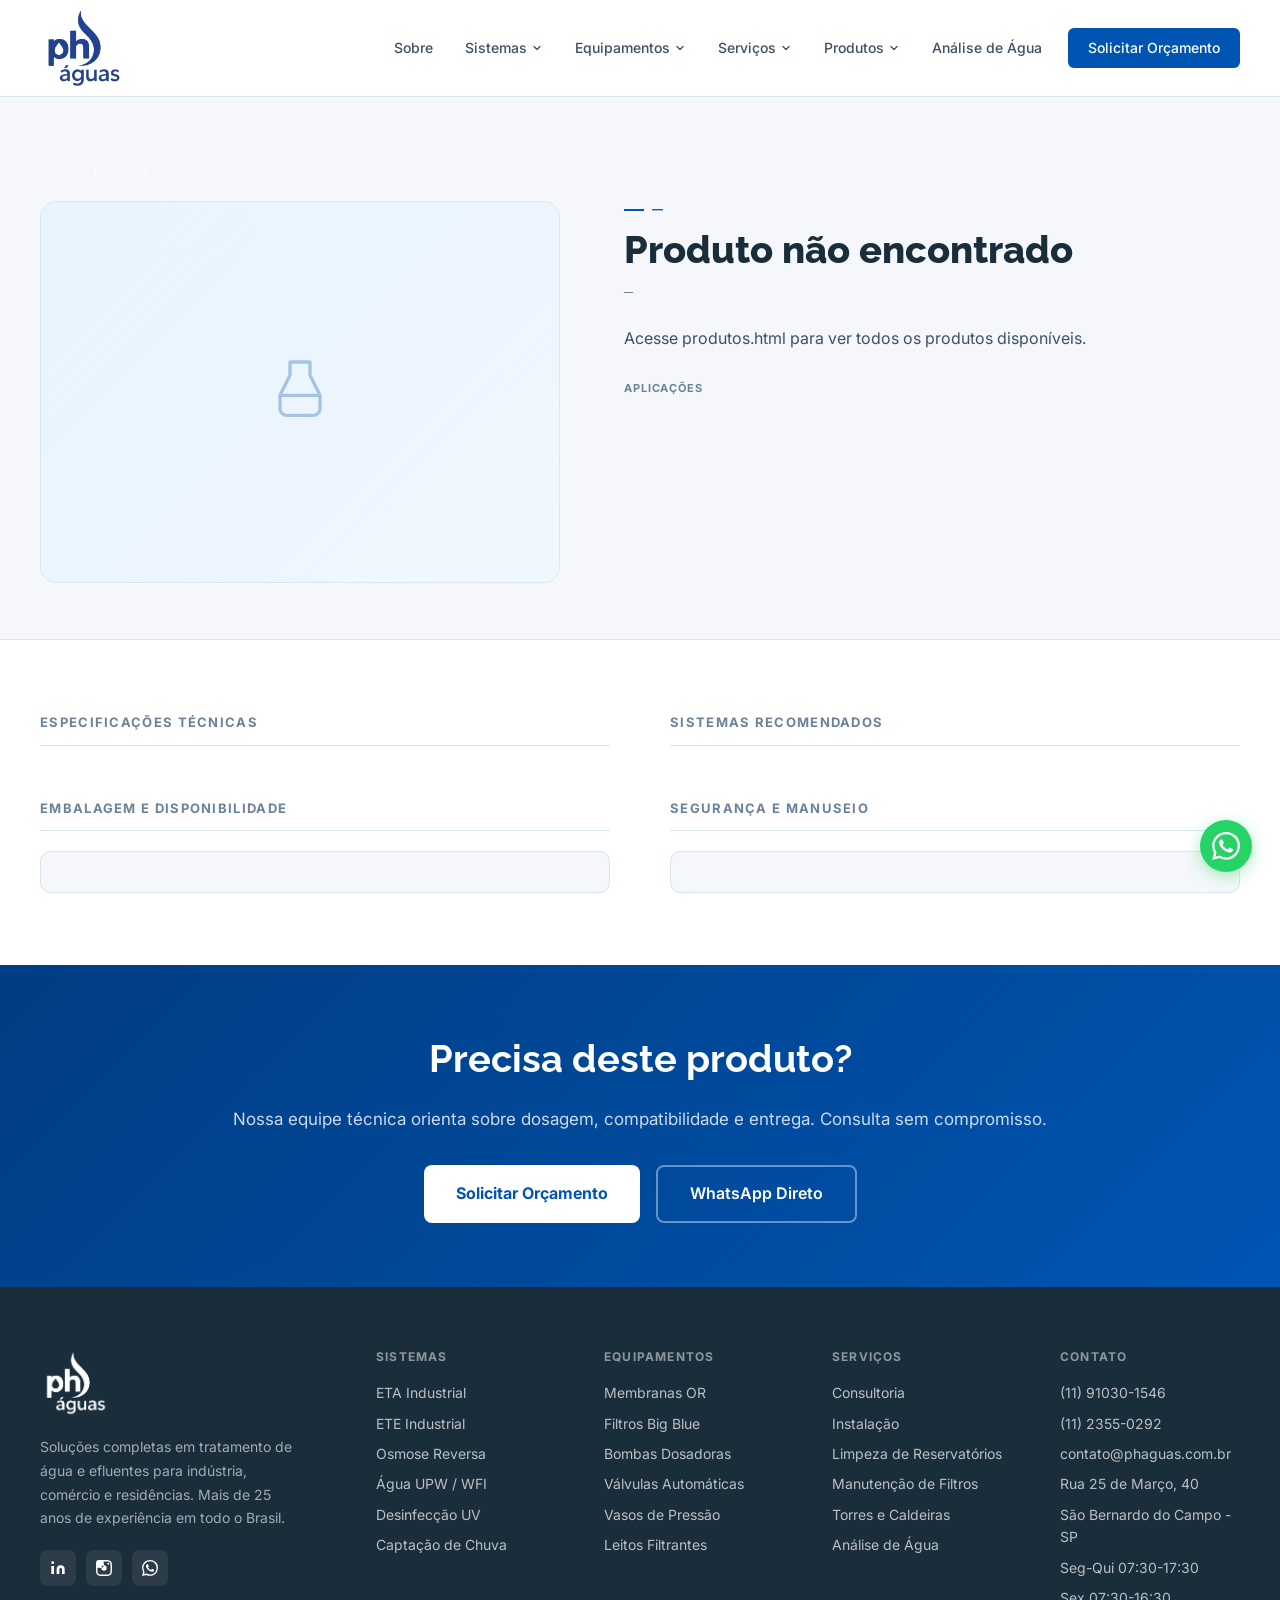
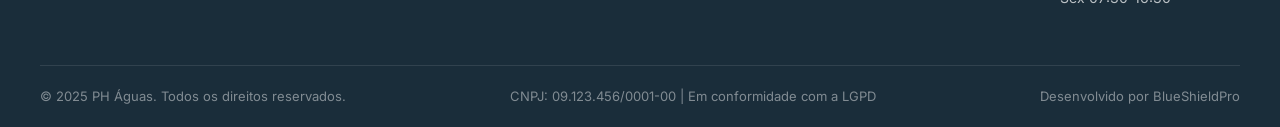
<file: produto.html>
<!DOCTYPE html>
<html lang="pt-BR">
<head>
  <meta charset="UTF-8">
  <meta name="viewport" content="width=device-width, initial-scale=1.0">
  <title>Produto — PH Águas</title>
  <meta name="description" content="Detalhes técnicos do produto PH Águas para tratamento de água industrial.">
  <link rel="preconnect" href="https://fonts.googleapis.com">
  <link href="https://fonts.googleapis.com/css2?family=Inter:wght@300;400;500;600;700&family=Raleway:wght@700;800&display=swap" rel="stylesheet">
  <link rel="icon" type="image/png" href="images/brand/logo-mark.png">
  <link rel="stylesheet" href="styles/main.css">
</head>
<body class="page-content">

  <div id="prod-hero" class="prod-detail-hero">
    <div class="container">
      <div class="breadcrumb">
        <a href="index.html">Início</a><span>/</span>
        <a href="produtos.html">Produtos</a><span>/</span>
        <span id="prod-breadcrumb">—</span>
      </div>
      <div class="prod-detail-layout">
        <div class="prod-detail-img-wrap" id="prod-img-wrap">
          <div class="prod-detail-img-placeholder" id="prod-placeholder">
            <svg width="80" height="80" viewBox="0 0 24 24" fill="none" stroke="#0055B3" stroke-width="1" stroke-linecap="round" stroke-linejoin="round" opacity=".3">
              <path d="M9 3h6v4l3 6H6L9 7V3zM6 13v4a2 2 0 002 2h8a2 2 0 002-2v-4"/>
            </svg>
          </div>
        </div>
        <div class="prod-detail-info">
          <div class="prod-detail-category" id="prod-category">—</div>
          <div class="prod-detail-name" id="prod-name">—</div>
          <div class="prod-detail-formula" id="prod-formula">—</div>
          <div class="prod-detail-desc" id="prod-desc">—</div>
          <div class="prod-detail-apps-label">Aplicações</div>
          <div class="prod-detail-chips" id="prod-apps"></div>
          <div class="prod-detail-actions" id="prod-actions"></div>
        </div>
      </div>
    </div>
  </div>

  <div class="prod-detail-body">
    <div class="container">
      <div>
        <div class="prod-detail-section-title">Especificações Técnicas</div>
        <table class="prod-specs-table" id="prod-specs"></table>
        <div style="margin-top:32px">
          <div class="prod-detail-section-title">Embalagem e Disponibilidade</div>
          <div class="prod-safety-box" id="prod-packaging"></div>
        </div>
      </div>
      <div>
        <div class="prod-detail-section-title">Sistemas Recomendados</div>
        <ul class="prod-uses-list" id="prod-uses"></ul>
        <div style="margin-top:32px">
          <div class="prod-detail-section-title">Segurança e Manuseio</div>
          <div class="prod-safety-box" id="prod-safety"></div>
        </div>
      </div>
    </div>
  </div>

  <div class="cta-band">
    <div class="container">
      <h2>Precisa deste produto?</h2>
      <p>Nossa equipe técnica orienta sobre dosagem, compatibilidade e entrega. Consulta sem compromisso.</p>
      <div class="actions">
        <a href="contato.html" class="btn btn-white btn-lg">Solicitar Orçamento</a>
        <a id="cta-wa" href="https://wa.me/5511910301546" class="btn btn-outline btn-lg" target="_blank" style="border-color:rgba(255,255,255,.4);color:white;">WhatsApp Direto</a>
      </div>
    </div>
  </div>

  <script src="scripts/components.js"></script>
  <script src="scripts/main.js"></script>
  <script>
  const PRODUCTS = {
    'soda-caustica': {
      name: 'Soda Cáustica',
      formula: 'NaOH — Hidróxido de Sódio',
      category: 'Alcalinizante',
      image: 'images/sistemas/osmose-1.jpg',
      desc: 'Solução concentrada de hidróxido de sódio amplamente utilizada em tratamento de água industrial. Essencial para correção de pH, regeneração de resinas catiônicas e neutralização de efluentes ácidos. Reage rapidamente com ácidos, garantindo controle preciso de alcalinidade em sistemas de alta demanda. Disponível em solução líquida 50% (grau industrial) ou pérolas sólidas, conforme necessidade logística do cliente.',
      apps: ['Correção de pH', 'Regeneração de Resinas', 'Neutralização de Efluentes', 'Osmose Reversa', 'Tratamento de Caldeiras'],
      specs: [
        ['Fórmula Química', 'NaOH'],
        ['Concentração (Líquida)', '50% p/p (solução aquosa)'],
        ['Forma Sólida', 'Pérolas ou escamas (96–99%)'],
        ['Densidade (solução 50%)', '1,52 g/cm³'],
        ['pH em solução 1%', '≥ 13'],
        ['Cor', 'Incolor (líquido) / Branco (sólido)'],
        ['Pureza (sólido)', '≥ 96%'],
        ['Ponto de Fusão (sólido)', '318°C'],
      ],
      uses: [
        'Abrandadores e desmineralizadores — regeneração aniônica',
        'Estações de tratamento de efluentes (ETE) — neutralização',
        'Sistemas de osmose reversa — ajuste de pH da alimentação',
        'Caldeiras de vapor — controle de alcalinidade',
        'Tratamento de água de torres de resfriamento',
        'Limpeza química (CIP) de membranas e tubulações',
      ],
      safety: '<strong>Segurança e EPI</strong>Produto fortemente alcalino e corrosivo. Uso obrigatório de óculos de segurança, luvas de nitrila, avental e botas impermeáveis. Em caso de contato com a pele ou olhos, lavar imediatamente com água abundante por 15 minutos. Armazenar em local ventilado, longe de ácidos e materiais inflamáveis.',
      packaging: '<strong>Apresentação e Entrega</strong>Solução 50%: IBC 1.000 L, tambores 200 L ou bombonas 20 L. Sólido (pérolas): sacos de 25 kg ou big bags de 1.000 kg. Entrega em todo o Brasil com acompanhamento de FISPQ e laudo de análise.',
      waItem: 'Soda Cáustica (NaOH)',
    },
    'pac': {
      name: 'Policloreto de Alumínio — PAC',
      formula: 'Al₂(OH)ₙCl₆₋ₙ',
      category: 'Coagulante',
      image: 'images/sistemas/osmose-2.jpg',
      desc: 'Coagulante inorgânico de alta eficiência amplamente utilizado em estações de tratamento de água potável e efluentes. O PAC age rapidamente em ampla faixa de pH (5 a 9), formando flocos compactos que sedimentam com facilidade. Em comparação ao sulfato de alumínio convencional, o PAC gera até 40% menos volume de lodo, reduz o consumo de auxiliares de floculação e mantém desempenho superior em água fria. Ideal para ETAs de alta turbidez e sistemas com variação sazonal de qualidade.',
      apps: ['ETA — Água Potável', 'ETE Industrial', 'Pré-tratamento OR', 'Flotação por Ar Dissolvido', 'Remoção de Turbidez e Cor'],
      specs: [
        ['Fórmula', 'Al₂(OH)ₙCl₆₋ₙ (n = 1 a 5)'],
        ['Teor de Al₂O₃', '10% mínimo'],
        ['Basicidade', '60 a 80%'],
        ['pH da solução 1%', '3,5 a 5,0'],
        ['Aspecto', 'Líquido amarelo-âmbar'],
        ['Densidade', '1,18 a 1,22 g/cm³'],
        ['Turbidez residual', 'Conforme norma ABNT/OMS'],
        ['Norma', 'ABNT NBR 12.216 / Portaria 888/2021'],
      ],
      uses: [
        'Estações de Tratamento de Água (ETA) — coagulação primária',
        'Estações de Tratamento de Efluentes — remoção de SST',
        'Pré-tratamento de sistemas de osmose reversa',
        'Flotação por ar dissolvido (DAF) em indústrias de alimentos',
        'Remoção de metais pesados por coprecipitação',
        'Clarificação de efluentes industriais e sanitários',
      ],
      safety: '<strong>Segurança e EPI</strong>Produto ácido, corrosivo em contato direto. Utilizar óculos de proteção e luvas de borracha no manuseio. Em caso de contato com mucosas, lavar com água em abundância. Não misturar com bases concentradas. Armazenar em recipientes de PEAD ou FRP, longe de calor e luz solar direta.',
      packaging: '<strong>Apresentação e Entrega</strong>IBC 1.000 L, tambores 200 L ou bombonas de 20 e 50 L. Para grandes volumes: caminhão-tanque com descarga direta no tanque de armazenamento do cliente. Entrega com FISPQ, laudo técnico e certificado de qualidade.',
      waItem: 'Policloreto de Alumínio PAC',
    },
    'nr5': {
      name: 'NR5 — Inibidor Anticorrosivo',
      formula: 'Formulação aquosa multifuncional',
      category: 'Inibidor Multimetal',
      image: 'images/sistemas/osmose-3.jpg',
      desc: 'O NR5 é um inibidor anticorrosivo multimetal formulado especificamente para sistemas de refrigeração abertos e fechados. Atua simultaneamente na proteção de aço carbono, aço inoxidável, cobre, latão, alumínio e ligas metálicas mistas. Sua formulação exclusiva combina inibidores anódicos e catódicos com dispersantes poliméricos, formando película protetora uniforme mesmo em condições de alta temperatura e ciclos elevados de concentração. Compatível com biocidas oxidantes e não oxidantes, e com outros inibidores de incrustação.',
      apps: ['Torres de Resfriamento', 'Chillers', 'Loops Fechados', 'Trocadores de Calor', 'Sistemas HVAC'],
      specs: [
        ['Aspecto', 'Líquido levemente turvo'],
        ['pH (produto puro)', '8,0 a 10,0'],
        ['Metais protegidos', 'Aço carbono, Cu, Al, Latão, Inox'],
        ['Temperatura de aplicação', 'Até 65°C'],
        ['Dosagem típica', '200–500 mg/L (manutenção)'],
        ['Compatibilidade', 'Biocidas e antiincrustantes'],
        ['Base química', 'Fosfato + azol + polímero'],
        ['Ciclos de concentração', 'Até 6 ciclos'],
      ],
      uses: [
        'Torres de resfriamento abertas — proteção contínua de aço e cobre',
        'Chillers de água gelada — inibição de corrosão galvânica',
        'Sistemas fechados de aquecimento e resfriamento',
        'Trocadores de calor de placa e casco — proteção de superfícies mistas',
        'Sistemas HVAC de grande porte — hotéis, hospitais e indústrias',
        'Monitoramento via análise quinzenal de pH e condutividade',
      ],
      safety: '<strong>Segurança e EPI</strong>Produto levemente alcalino. Evitar contato com olhos — usar óculos de proteção no manuseio. Não ingerir. Em caso de contato com pele, lavar com água e sabão. Armazenar entre 5°C e 40°C, em local seco e ventilado, longe de ácidos fortes.',
      packaging: '<strong>Apresentação e Entrega</strong>Bombonas de 20 e 60 L, tambores de 200 L e IBC 1.000 L. Disponível em regime de comodato para clientes com programa mensal de tratamento. Entrega com protocolo de dosagem e relatório técnico inicial.',
      waItem: 'NR5 Inibidor Anticorrosivo',
    },
    'tor40': {
      name: 'TOR 40 — Antiincrustante para Torres',
      formula: 'Polímero orgânico + dispersante',
      category: 'Antiincrustante',
      image: 'images/sistemas/reuso.jpg',
      desc: 'O TOR 40 é um antiincrustante e dispersante formulado para torres de resfriamento e sistemas de água de processo que operam com ciclos de concentração médios (até 4 ciclos). Age impedindo a cristalização e deposição de sais insolúveis — principalmente carbonato de cálcio, sulfato de cálcio e sílica coloidal — nas superfícies de transferência de calor. O uso do TOR 40 resulta em manutenção da eficiência energética do sistema, menor frequência de limpezas mecânicas e aumento da vida útil dos equipamentos.',
      apps: ['Torres Abertas', 'Trocadores de Calor', 'Condensadores', 'Sistemas de Processo', 'Circuitos de Resfriamento'],
      specs: [
        ['Aspecto', 'Líquido levemente âmbar'],
        ['pH (produto puro)', '6,5 a 8,5'],
        ['Base ativa', 'Poliacrilato + fosfonato'],
        ['Mecanismo', 'Threshold + dispersão de cristais'],
        ['Dosagem típica', '10–30 mg/L (manutenção)'],
        ['Temperatura máx.', '70°C'],
        ['Sais controlados', 'CaCO₃, CaSO₄, sílica coloidal'],
        ['Ciclos de concentração', 'Até 4 ciclos'],
      ],
      uses: [
        'Torres de resfriamento abertas com água de dureza moderada',
        'Trocadores de calor de casco e tubos — prevenção de fouling',
        'Condensadores de refrigeração industrial',
        'Sistemas de processo com recirculação de água',
        'Circuitos de resfriamento em indústrias alimentícias e têxteis',
        'Prevenção de paradas não programadas por incrustação',
      ],
      safety: '<strong>Segurança e EPI</strong>Produto de baixa toxicidade, não corrosivo em condições normais. Usar luvas de proteção no manuseio. Evitar contato com olhos e mucosas. Armazenar em local fresco e ventilado, protegido de temperaturas extremas (-5°C a 50°C).',
      packaging: '<strong>Apresentação e Entrega</strong>Bombonas de 20 L e 60 L, tambores 200 L e IBC 1.000 L. Disponível em programa mensal de fornecimento com dosagem assistida. Acompanha ficha de dosagem e monitoramento analítico.',
      waItem: 'TOR 40 Antiincrustante para Torres',
    },
    'tor43': {
      name: 'TOR 43 — Antiincrustante Premium',
      formula: 'Polímero de alto desempenho',
      category: 'Antiincrustante Premium',
      image: 'images/sistemas/osmose-reversa.jpg',
      desc: 'O TOR 43 é a versão premium do antiincrustante TOR 40, desenvolvida para sistemas mais exigentes: alta dureza, alto teor de sílica e ciclos de concentração elevados (até 8 ciclos). Sua formulação avançada combina polímeros terpolímeros de última geração com fosfonatos de alta estabilidade térmica, oferecendo proteção superior contra incrustações de carbonato, sulfato, silicato e compostos orgânicos. Indicado para torres de alto fluxo, sistemas industriais que operam em regiões com água de alta mineralização e projetos que buscam máxima eficiência hídrica.',
      apps: ['Torres de Alto Ciclo', 'Alta Dureza', 'Alta Sílica', 'Indústria Química', 'Sistemas de Alta Performance'],
      specs: [
        ['Aspecto', 'Líquido âmbar transparente'],
        ['pH (produto puro)', '7,0 a 9,0'],
        ['Base ativa', 'Terpolímero + HEDP + fosfonato'],
        ['Ciclos de concentração', 'Até 8 ciclos'],
        ['Sílica controlada', 'Até 200 mg/L SiO₂'],
        ['Dureza da água (max)', 'Até 800 mg/L CaCO₃'],
        ['Temperatura máx.', '80°C'],
        ['Dosagem típica', '5–15 mg/L (manutenção)'],
      ],
      uses: [
        'Torres de resfriamento com água de alta mineralização',
        'Sistemas operando acima de 5 ciclos de concentração',
        'Indústrias em regiões semiáridas ou com água calcária',
        'Processos com temperatura de retorno elevada (>50°C)',
        'Sistemas que precisam minimizar volume de purga',
        'Projetos de gestão hídrica com meta de redução de consumo',
      ],
      safety: '<strong>Segurança e EPI</strong>Produto de baixa toxicidade. Usar luvas de nitrila e óculos de proteção. Em caso de contato com os olhos, lavar imediatamente com água corrente por 15 minutos. Não misturar com oxidantes fortes. Armazenar protegido de congelamento e calor excessivo.',
      packaging: '<strong>Apresentação e Entrega</strong>Bombonas 20 L e 60 L, tambores 200 L e IBC 1.000 L. Disponível com programa de monitoramento analítico mensal incluso. Relatório técnico e dosagem personalizada por laudo de água do cliente.',
      waItem: 'TOR 43 Antiincrustante Premium',
    },
    'bio03': {
      name: 'BIO 03 — Biocida Não Oxidante',
      formula: 'DBNPA + BNPD — Formulação sinérgica',
      category: 'Biocida',
      image: 'images/sistemas/ete.jpg',
      desc: 'O BIO 03 é um biocida não oxidante de amplo espectro, formulado com a combinação sinérgica de DBNPA (2,2-Dibromo-3-nitrilopropionamida) e BNPD. Age rapidamente por inibição enzimática, destruindo bactérias aeróbias, anaeróbias (sulfato-redutoras), algas e fungos. Por sua natureza não oxidante, não interfere nos inibidores de corrosão e mantém estabilidade mesmo em presença de matéria orgânica. Ideal para aplicações de choque periódico e manutenção de sistemas com biofilme estabelecido. Controle eficaz de Legionella pneumophila conforme regulamentações de saúde pública.',
      apps: ['Torres de Resfriamento', 'Controle de Legionella', 'Eliminação de Biofilme', 'Sistemas HVAC', 'Circuitos Industriais'],
      specs: [
        ['Princípio ativo 1', 'DBNPA (2,2-Dibromo-3-nitrilopropionamida)'],
        ['Princípio ativo 2', 'BNPD (Bronopol)'],
        ['Aspecto', 'Líquido levemente turvo'],
        ['pH (produto puro)', '5,0 a 7,0'],
        ['Espectro de ação', 'Bactérias, algas, fungos, Legionella'],
        ['Dosagem de choque', '100–300 mg/L por 4 horas'],
        ['Dosagem contínua', '10–30 mg/L'],
        ['Compatibilidade', 'Inibidores de corrosão e antiincrustantes'],
      ],
      uses: [
        'Torres de resfriamento — controle de biofilme e Legionella',
        'Chillers e sistemas HVAC em hospitais, hotéis e shoppings',
        'Sistemas de processo em indústrias alimentícias (não alimentar)',
        'Circuitos de resfriamento industrial com biofilme recorrente',
        'Programa de choque periódico quinzenal ou mensal',
        'Conformidade com normas ABNT NBR 14.605 e legislação Legionella',
      ],
      safety: '<strong>Segurança e EPI</strong>Produto moderadamente tóxico. Uso obrigatório de luvas de nitrila, óculos de proteção hermético e máscara PFF2 no manuseio concentrado. Em caso de contato com a pele, lavar imediatamente. Não lançar em corpos d\'água sem tratamento. Produto de uso restrito — aplicação por técnico treinado.',
      packaging: '<strong>Apresentação e Entrega</strong>Bombonas de 20 L e 60 L, tambores 200 L. Produto sujeito a controle de estoque — fornecimento mediante cadastro técnico. Entrega com FISPQ, protocolo de aplicação e documentação para conformidade regulatória (Legionella).',
      waItem: 'BIO 03 Biocida Não Oxidante',
    },
    'nf300': {
      name: 'NF 300 — Antiespumante Industrial',
      formula: 'Base de silicone + poliol',
      category: 'Antiespumante',
      image: 'images/sistemas/osmose-reversa-2.png',
      desc: 'O NF 300 é um antiespumante de alta eficiência formulado com base de silicone e poliol etoxilado. Age rapidamente quebrando a tensão superficial das bolhas de espuma e prevenindo sua reformação por até 4 horas após a aplicação. Sua formulação é compatível com membranas de osmose reversa, resinas de troca iônica e biocidas oxidantes e não oxidantes. Não forma depósitos, é inativo biologicamente e biodegradável. Indicado para qualquer sistema de tratamento de água onde a espuma compromete a operação, o controle analítico ou a segurança da instalação.',
      apps: ['Torres de Resfriamento', 'ETE Industrial', 'Osmose Reversa', 'Sistemas de Processo', 'Flotação (DAF)'],
      specs: [
        ['Base', 'Silicone dimetil + poliol etoxilado'],
        ['Aspecto', 'Emulsão branco-leitosa'],
        ['pH', '6,0 a 8,0'],
        ['Dosagem de choque', '10–50 mg/L'],
        ['Dosagem contínua', '1–5 mg/L'],
        ['Compatibilidade', 'Membranas OR, resinas, biocidas'],
        ['Biodegradabilidade', 'Sim (OECD 301)'],
        ['Temperatura de aplicação', '5°C a 80°C'],
      ],
      uses: [
        'Torres de resfriamento — controle de espuma em arranhagem',
        'Sistemas de flotação por ar dissolvido (DAF)',
        'Estações de tratamento de efluentes (ETE) com lodo ativado',
        'Sistemas de osmose reversa — eliminação de espuma no concentrado',
        'Evaporadores industriais e lavadores de gases',
        'Tanques de equalização com agitação ou aeração',
      ],
      safety: '<strong>Segurança e EPI</strong>Produto de baixa toxicidade. Usar luvas de proteção no manuseio e evitar inalação de névoa em ambientes fechados. Produto escorregadio em caso de derramamento — limpar com areia ou serragem. Armazenar entre 5°C e 45°C.',
      packaging: '<strong>Apresentação e Entrega</strong>Bombonas de 20 L e 60 L, tambores 200 L e IBC 1.000 L. Dosagem típica por bomba dosadora peristáltica de precisão. Produto disponível para entrega em até 5 dias úteis em todo o Brasil.',
      waItem: 'NF 300 Antiespumante Industrial',
    },
    'multifuncional-caldeiras': {
      name: 'Multifuncional para Caldeiras',
      formula: 'Sequestrante + fosfato + antiespumante',
      category: 'Tratamento de Caldeiras',
      image: 'images/sistemas/reatores.jpg',
      desc: 'Formulação completa para tratamento interno de caldeiras de vapor de baixa e média pressão. Em um único produto, combina sequestrante de oxigênio (sulfito de sódio catalisado), antiincrustante fosfato-polímero, inibidor de corrosão alcalinizante e antiespumante para controle de carryover. Simplifica o programa de tratamento, reduz o número de produtos manuseados e garante proteção contínua do corpo da caldeira, tubulações e sistema de vapor. Monitoramento simplificado por condutividade e determinação de fosfato residual.',
      apps: ['Caldeiras de Vapor', 'Baixa Pressão (até 10 bar)', 'Média Pressão (10–25 bar)', 'Geradores de Vapor', 'Sistemas de Condensado'],
      specs: [
        ['Sequestrante de O₂', 'Sulfito de sódio catalisado'],
        ['Antiincrustante', 'Fosfato + polímero dispersante'],
        ['Alcalinidade', 'Hidroxila + carbonato'],
        ['pH da água de caldeira', '10,5 a 12,0'],
        ['Fosfato residual alvo', '20–40 mg/L PO₄'],
        ['Dosagem', 'Contínua via bomba dosadora'],
        ['Pressão de operação', 'Até 25 bar (média pressão)'],
        ['Aspecto', 'Líquido incolor a levemente âmbar'],
      ],
      uses: [
        'Caldeiras flamotubulares de 1 a 3 passes',
        'Caldeiras aquatubulares de baixa e média pressão',
        'Geradores de vapor elétricos e a gás',
        'Proteção do sistema de condensado e retorno',
        'Instalações industriais com operação contínua 24h',
        'Lavanderias industriais, hospitais e indústrias de alimentos',
      ],
      safety: '<strong>Segurança e EPI</strong>Produto alcalino. Usar luvas de nitrila, óculos de proteção e avental resistente a produtos químicos. Em caso de contato com pele ou olhos, lavar abundantemente com água. Manter longe de ácidos. Armazenar em local ventilado, entre 5°C e 40°C.',
      packaging: '<strong>Apresentação e Entrega</strong>Bombonas de 20 L e 60 L, tambores 200 L. Recomenda-se bomba dosadora peristáltica de 0–40 L/h para dosagem contínua proporcional ao consumo de água de reposição. Entrega com laudo técnico e protocolo de monitoramento.',
      waItem: 'Multifuncional para Caldeiras',
    },
    'hcl': {
      name: 'Ácido Clorídrico',
      formula: 'HCl — Grau Industrial 31–33%',
      category: 'Acidulante',
      image: 'images/sistemas/desmi-osmose.jpg',
      desc: 'Ácido clorídrico industrial com concentração de 31 a 33%, amplamente utilizado em tratamento de água para correção de pH, regeneração de resinas de troca iônica catiônicas e limpeza química (CIP) de membranas de osmose reversa. O HCl é um dos ácidos mais utilizados na indústria por sua alta efetividade, custo competitivo e compatibilidade com a maioria dos materiais dos sistemas de tratamento de água (PRFV, PEAD, PVC). Fornecido com laudo de análise, FISPQ atualizada e acompanhamento técnico para dosagem segura.',
      apps: ['Regeneração Resinas Catiônicas', 'CIP de Membranas OR', 'Correção de pH', 'Descalcificação', 'Desmineralização'],
      specs: [
        ['Fórmula', 'HCl'],
        ['Concentração', '31–33% m/m'],
        ['Densidade', '1,15–1,17 g/cm³'],
        ['pH (solução 1%)', '< 1'],
        ['Cor', 'Incolor a levemente amarelado'],
        ['Cloretos', '≥ 31%'],
        ['Ferro (Fe)', '≤ 5 mg/kg'],
        ['Norma', 'ABNT / Grau industrial'],
      ],
      uses: [
        'Regeneração de resinas catiônicas de abrandadores e desmineralizadores',
        'Limpeza ácida (CIP) de membranas de osmose reversa — remoção de carbonatos',
        'Correção de pH de água alcalina antes de filtros e membranas',
        'Descalcificação de trocadores de calor e evaporadores',
        'Neutralização de efluentes alcalinos',
        'Preparação de soluções diluídas para laboratório e processo',
      ],
      safety: '<strong>Segurança e EPI</strong>PRODUTO PERIGOSO — ácido forte e corrosivo, libera vapores irritantes (HCl gasoso). Uso obrigatório de máscara PFF3 com filtro para vapores ácidos, óculos de proteção hermético, luvas de butila e avental de PVC. Armazenar em área ventilada com exaustão forçada, longe de bases e metais. Tanques de armazenamento em PRFV ou PEAD.',
      packaging: '<strong>Apresentação e Entrega</strong>IBC 1.000 L (PRFV ou PEAD), tambores 200 L e bombonas 20 L. Transporte classificado como carga perigosa (ONU 1789). Entrega somente para instalações com estrutura adequada de recebimento, conforme legislação de produtos perigosos.',
      waItem: 'Ácido Clorídrico HCl Industrial',
    },
    'resina-cationica': {
      name: 'Resina Catiônica',
      formula: 'Poliestireno sulfonado — SAC (H⁺ / Na⁺)',
      category: 'Resina de Troca Iônica',
      image: 'images/equipamentos/purificadores.jpg',
      desc: 'Resinas de troca iônica do tipo ácido forte (SAC — Strong Acid Cation) para remoção de cátions da água: cálcio (Ca²⁺), magnésio (Mg²⁺), sódio (Na⁺), ferro (Fe²⁺/³⁺) e outros metais pesados. Disponíveis em forma gel (boa capacidade de troca) ou macroporosa (maior resistência osmótica e mecânica). Na forma Na⁺, produzem água abrandada. Na forma H⁺, produzem água desmineralizada em combinação com resina aniônica. Regeneradas com ácido clorídrico (HCl) ou ácido sulfúrico (H₂SO₄) diluído. Vida útil superior a 5 anos com operação e regeneração adequadas.',
      apps: ['Abrandamento', 'Desmineralização', 'Pré-tratamento OR', 'Remoção de Ferro', 'Galvanoplastia'],
      specs: [
        ['Tipo', 'SAC — Ácido Forte Catiônica'],
        ['Matriz', 'Poliestireno divinilbenzeno (DVB)'],
        ['Estrutura', 'Gel ou Macroporosa'],
        ['Forma iônica', 'H⁺ (deionização) ou Na⁺ (abrandamento)'],
        ['Capacidade de troca', '≥ 1,8 mEq/mL (gel) / ≥ 1,6 mEq/mL (macro)'],
        ['Faixa de pH', '0 a 14'],
        ['Temperatura máxima', 'H⁺: 120°C / Na⁺: 120°C'],
        ['Regenerante', 'HCl 4–10% ou H₂SO₄ 2–8%'],
      ],
      uses: [
        'Abrandadores automáticos para caldeiras e lavanderias',
        'Colunas catiônicas em desmineralizadores de duplo leito',
        'Mixed Bed (leito misto) para água ultrapura',
        'Pré-tratamento de sistemas de osmose reversa',
        'Remoção de ferro e manganês dissolvidos',
        'Sistemas de desmineralização para galvanoplastia e eletrônica',
      ],
      safety: '<strong>Segurança e EPI</strong>Produto sólido granular inerte em condições normais. No manuseio de grandes volumes, usar óculos de proteção contra partículas. Evitar inalação de pó. As soluções regenerantes (ácidos) requerem todos os EPIs específicos. Armazenar em local seco, em sacos ou contêineres fechados.',
      packaging: '<strong>Apresentação e Entrega</strong>Sacos de 25 L (~12,5 kg), big bags 500 L ou bombonas plásticas. Para sistemas com mais de 500 L de resina, fornecimento em caminhão-tanque com bomba de transferência. Acompanha ficha técnica, curva de operação e protocolo de regeneração.',
      waItem: 'Resina Catiônica de Troca Iônica',
    },
    'resina-anionica': {
      name: 'Resina Aniônica',
      formula: 'Poliestireno amínico — SBA (OH⁻ / Cl⁻)',
      category: 'Resina de Troca Iônica',
      image: 'images/equipamentos/valvulas.jpg',
      desc: 'Resinas de troca iônica do tipo base forte (SBA — Strong Base Anion) para remoção de ânions da água: cloreto (Cl⁻), sulfato (SO₄²⁻), nitrato (NO₃⁻), bicarbonato (HCO₃⁻), silicatos (SiO₂) e ácidos orgânicos. Disponíveis em Tipo I (maior capacidade de regeneração, ideal para água ultrapura) ou Tipo II (maior resistência à degradação térmica). Regeneradas com hidróxido de sódio (NaOH) 4 a 10%. Essenciais em sistemas de desmineralização completa e polimento de água para processos críticos como farmacêutica, laboratórios e eletrônica.',
      apps: ['Desmineralização', 'Água Ultrapura (UPW/WFI)', 'Polimento pós-OR', 'Remoção de Nitratos', 'Indústria Farmacêutica'],
      specs: [
        ['Tipo', 'SBA — Base Forte Aniônica (Tipo I e II)'],
        ['Matriz', 'Poliestireno divinilbenzeno (DVB)'],
        ['Forma iônica', 'OH⁻ (deionização) ou Cl⁻ (condicionamento)'],
        ['Capacidade de troca', '≥ 1,0 mEq/mL (Tipo I)'],
        ['Faixa de pH', '0 a 14'],
        ['Temperatura máxima (OH⁻)', 'Tipo I: 60°C / Tipo II: 35°C'],
        ['Regenerante', 'NaOH 4–10%'],
        ['Remoção de SiO₂', 'Sim (com excesso de regenerante)'],
      ],
      uses: [
        'Colunas aniônicas em desmineralizadores de duplo leito',
        'Mixed Bed (leito misto) para água ultrapura UPW e WFI',
        'Polimento final pós-osmose reversa para condutividade < 0,1 μS/cm',
        'Remoção de nitratos em sistemas de água potável',
        'Tratamento de condensado de retorno em caldeiras',
        'Processos farmacêuticos, laboratoriais e de eletrônica de precisão',
      ],
      safety: '<strong>Segurança e EPI</strong>Produto sólido granular inerte em condições normais. No manuseio de grandes volumes, usar óculos de proteção. A solução regenerante NaOH é fortemente alcalina — usar todos os EPIs adequados (luvas, óculos, avental). Armazenar em sacos fechados, longe de calor excessivo que degrada resinas Tipo II.',
      packaging: '<strong>Apresentação e Entrega</strong>Sacos de 25 L (~12,5 kg) e big bags 500 L. Entrega com ficha técnica, curva de seletividade, protocolo de regeneração e orientação técnica para primeiro carregamento. Disponível laudo de capacidade de troca para cada lote.',
      waItem: 'Resina Aniônica de Troca Iônica',
    },
  };

  document.addEventListener('DOMContentLoaded', () => {
    const params = new URLSearchParams(location.search);
    const id = params.get('id') || '';
    const p = PRODUCTS[id];

    if (!p) {
      document.getElementById('prod-name').textContent = 'Produto não encontrado';
      document.getElementById('prod-desc').textContent = 'Acesse produtos.html para ver todos os produtos disponíveis.';
      return;
    }

    document.title = p.name + ' — PH Águas';
    document.querySelector('meta[name="description"]').content = p.desc.slice(0, 155);
    document.getElementById('prod-breadcrumb').textContent = p.name;
    document.getElementById('prod-category').textContent = p.category;
    document.getElementById('prod-name').textContent = p.name;
    document.getElementById('prod-formula').textContent = p.formula;
    document.getElementById('prod-desc').textContent = p.desc;

    // Image
    const wrap = document.getElementById('prod-img-wrap');
    if (p.image) {
      const img = document.createElement('img');
      img.src = p.image;
      img.alt = p.name;
      img.onerror = () => { img.style.display = 'none'; document.getElementById('prod-placeholder').style.display = 'flex'; };
      wrap.innerHTML = '';
      wrap.appendChild(img);
    }

    // Apps chips
    const appsEl = document.getElementById('prod-apps');
    appsEl.innerHTML = p.apps.map(a => `<span class="prod-detail-chip">${a}</span>`).join('');

    // Actions
    const waMsg = encodeURIComponent('Olá, gostaria de solicitar informações sobre: ' + p.waItem);
    const interestParam = encodeURIComponent(p.waItem);
    document.getElementById('prod-actions').innerHTML = `
      <a href="https://wa.me/5511910301546?text=${waMsg}" class="btn btn-primary btn-lg" target="_blank">Solicitar pelo WhatsApp</a>
      <a href="contato.html?interesse=${interestParam}" class="btn btn-outline-dark btn-lg">Solicitar Orçamento</a>
    `;
    document.getElementById('cta-wa').href = `https://wa.me/5511910301546?text=${waMsg}`;

    // Specs table
    const specsEl = document.getElementById('prod-specs');
    specsEl.innerHTML = p.specs.map(([k, v]) => `<tr><td>${k}</td><td>${v}</td></tr>`).join('');

    // Uses list
    const usesEl = document.getElementById('prod-uses');
    usesEl.innerHTML = p.uses.map(u => `<li>${u}</li>`).join('');

    // Safety and packaging
    document.getElementById('prod-safety').innerHTML = p.safety;
    document.getElementById('prod-packaging').innerHTML = p.packaging;
  });
  </script>
</body>
</html>
</file>
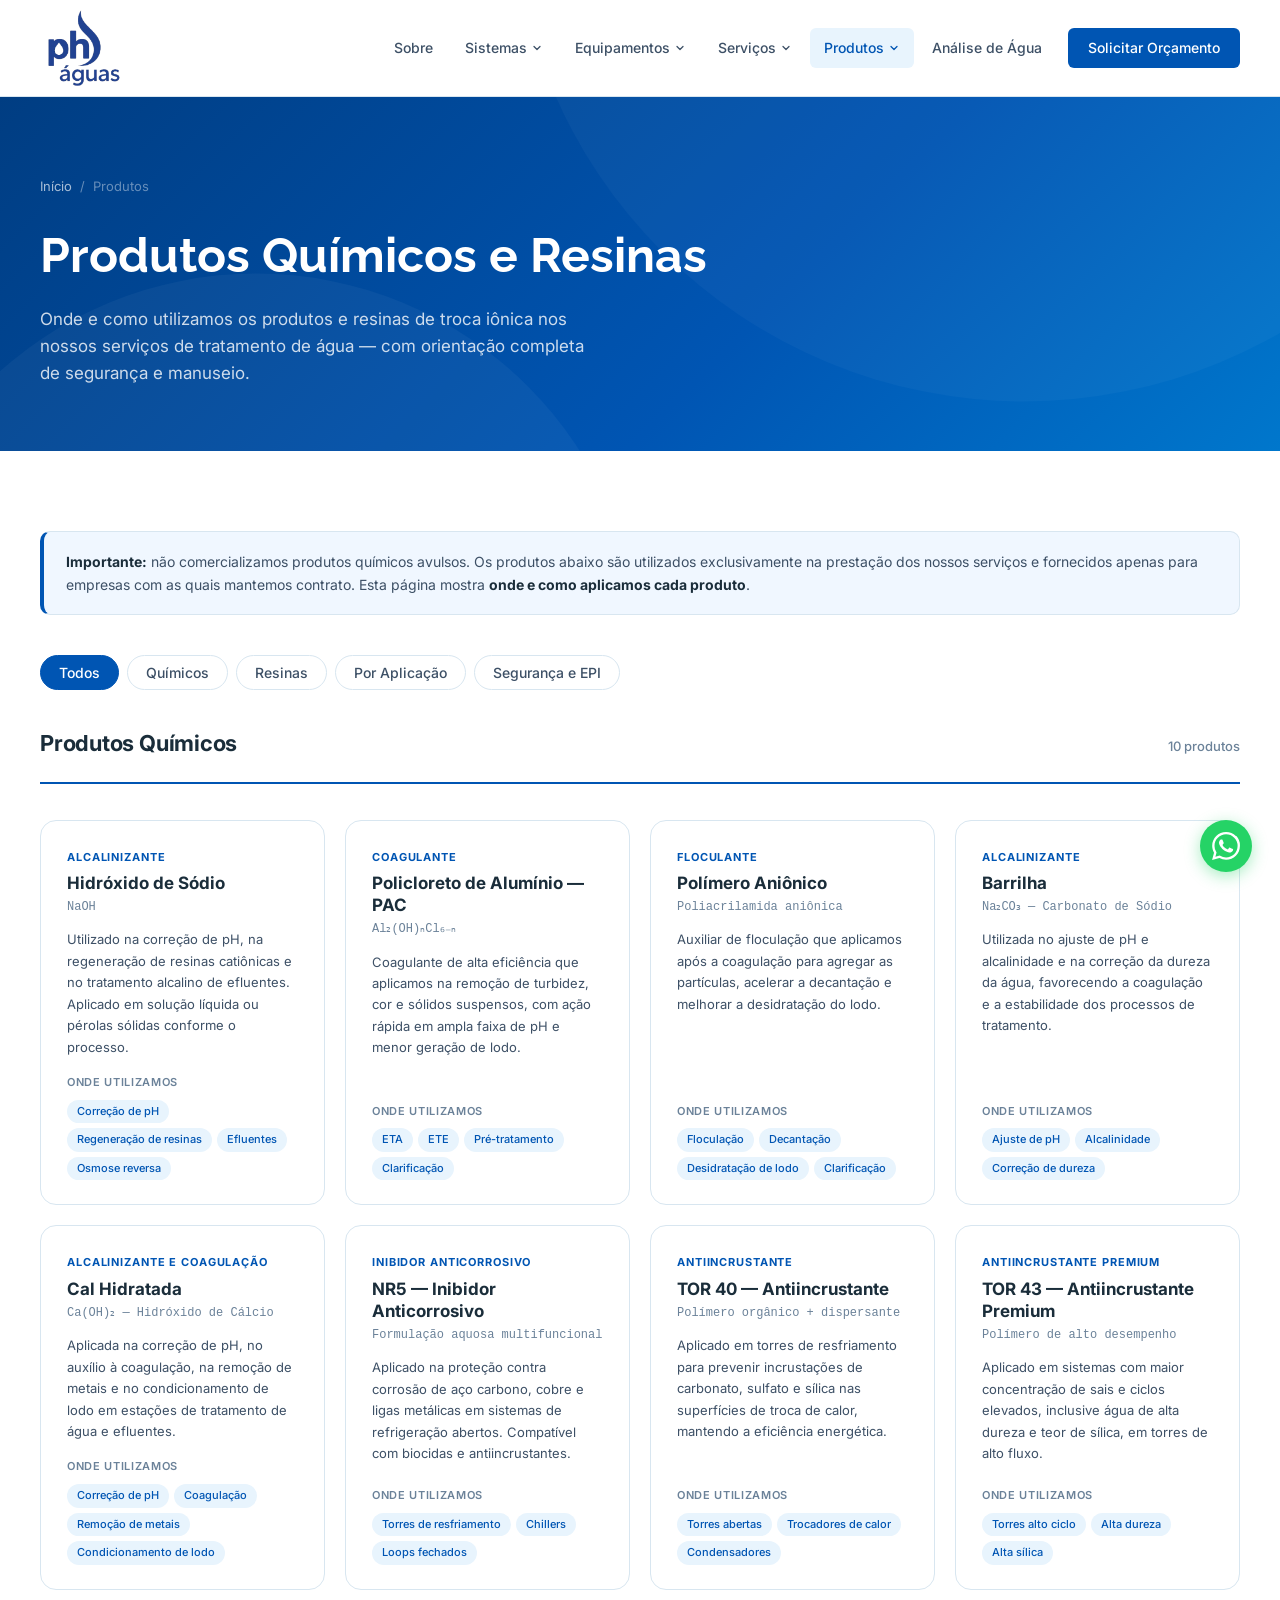
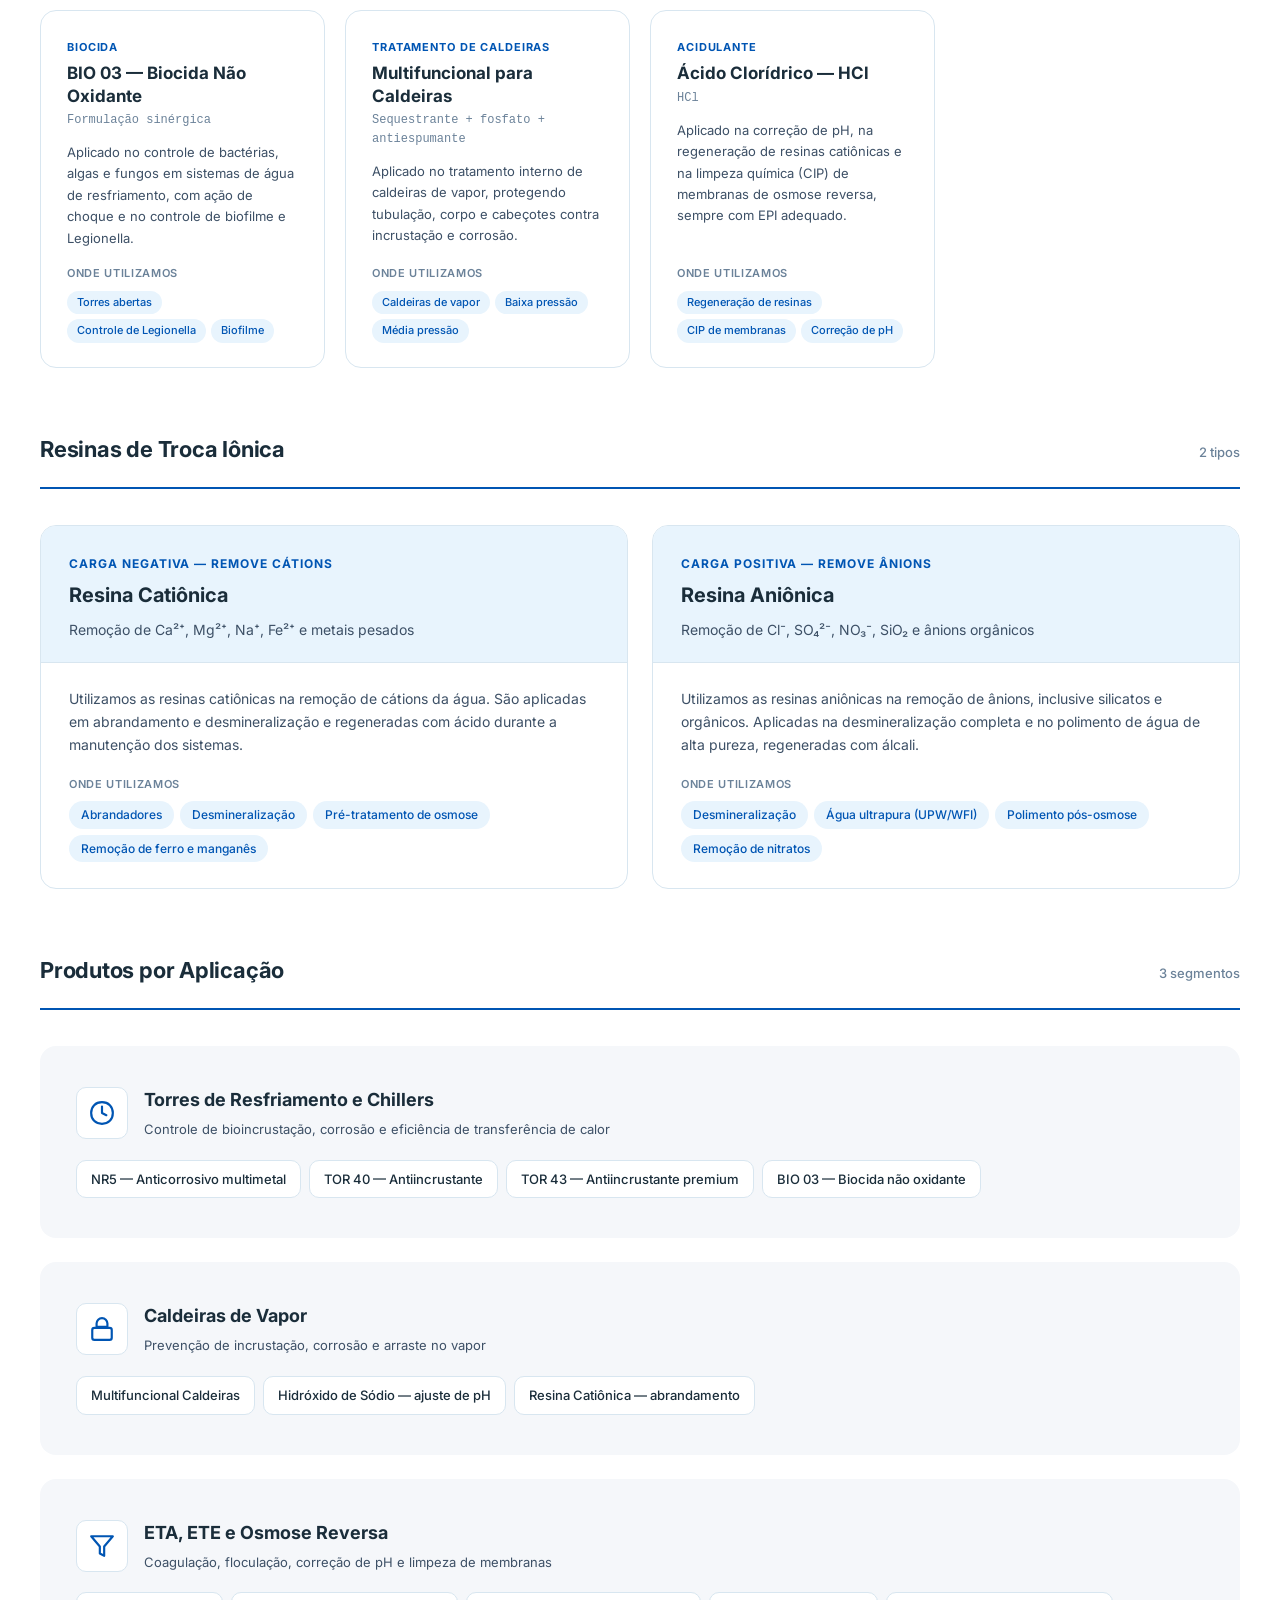
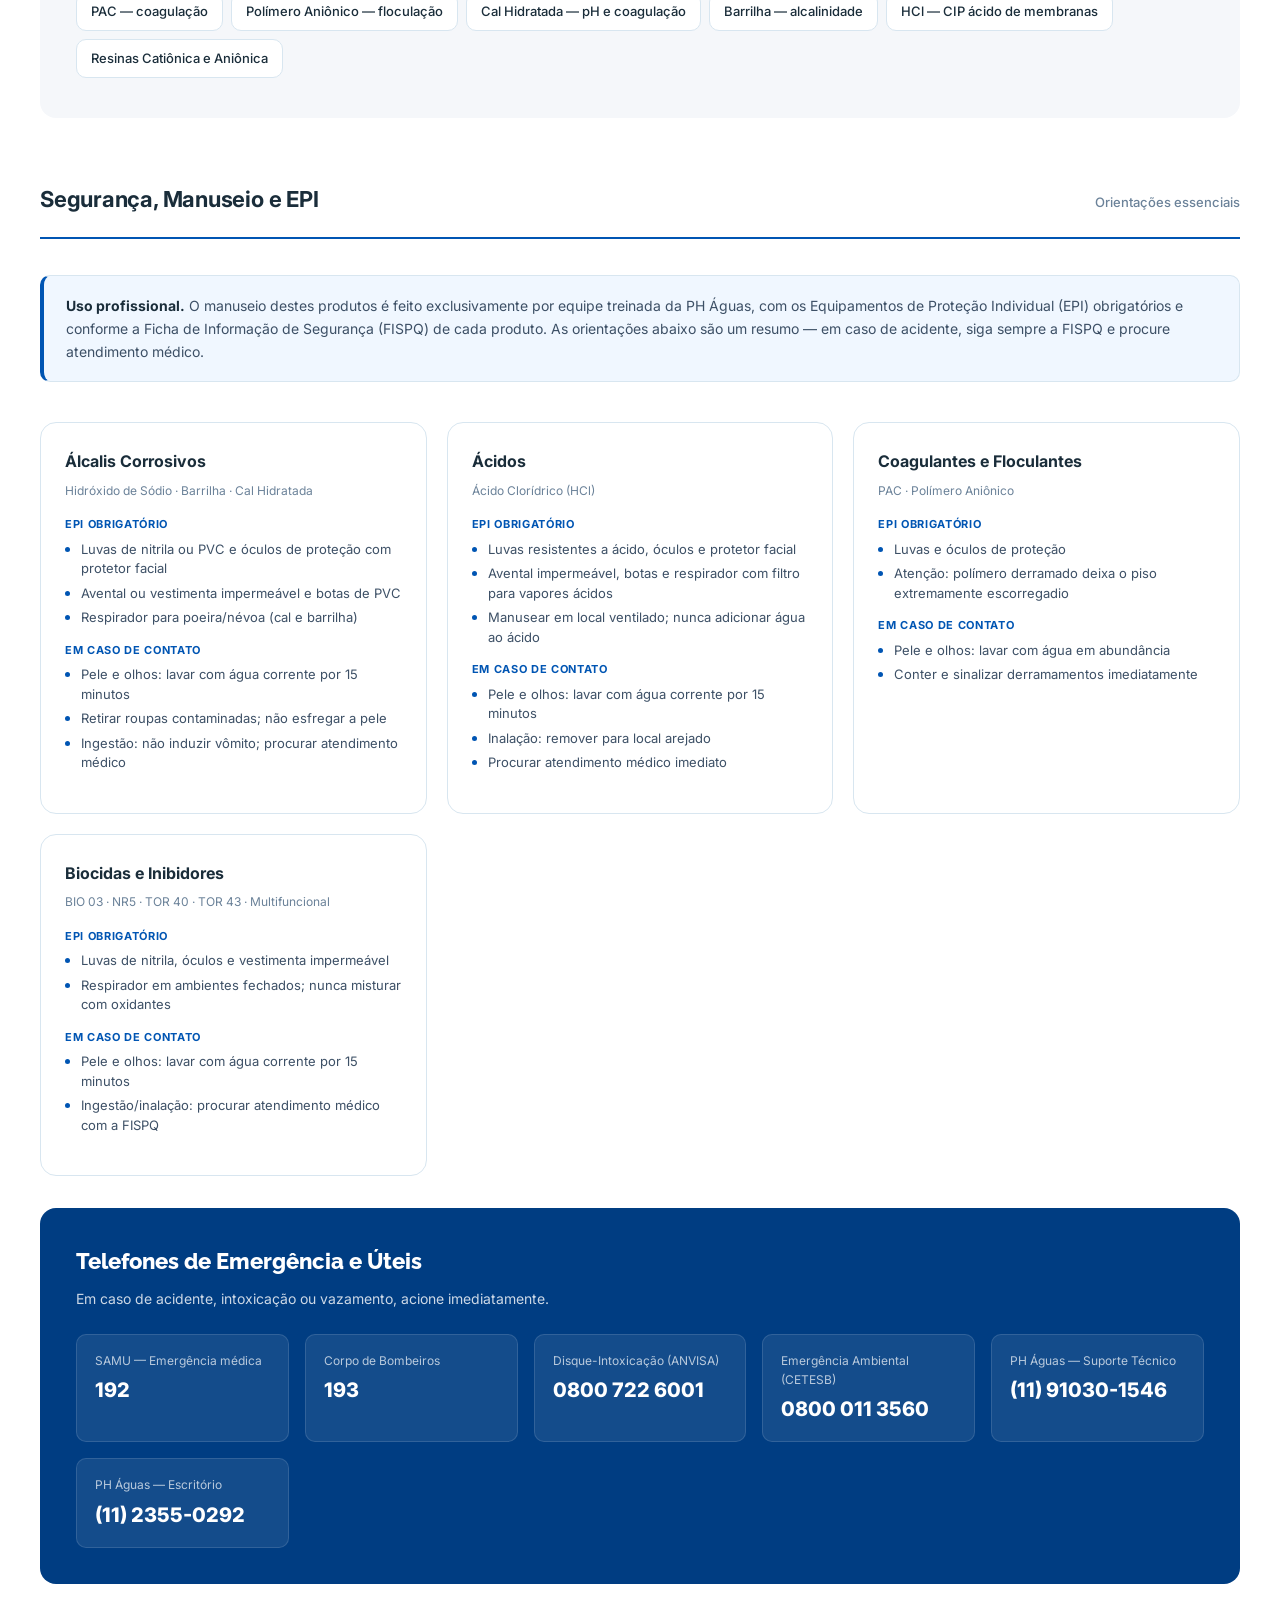
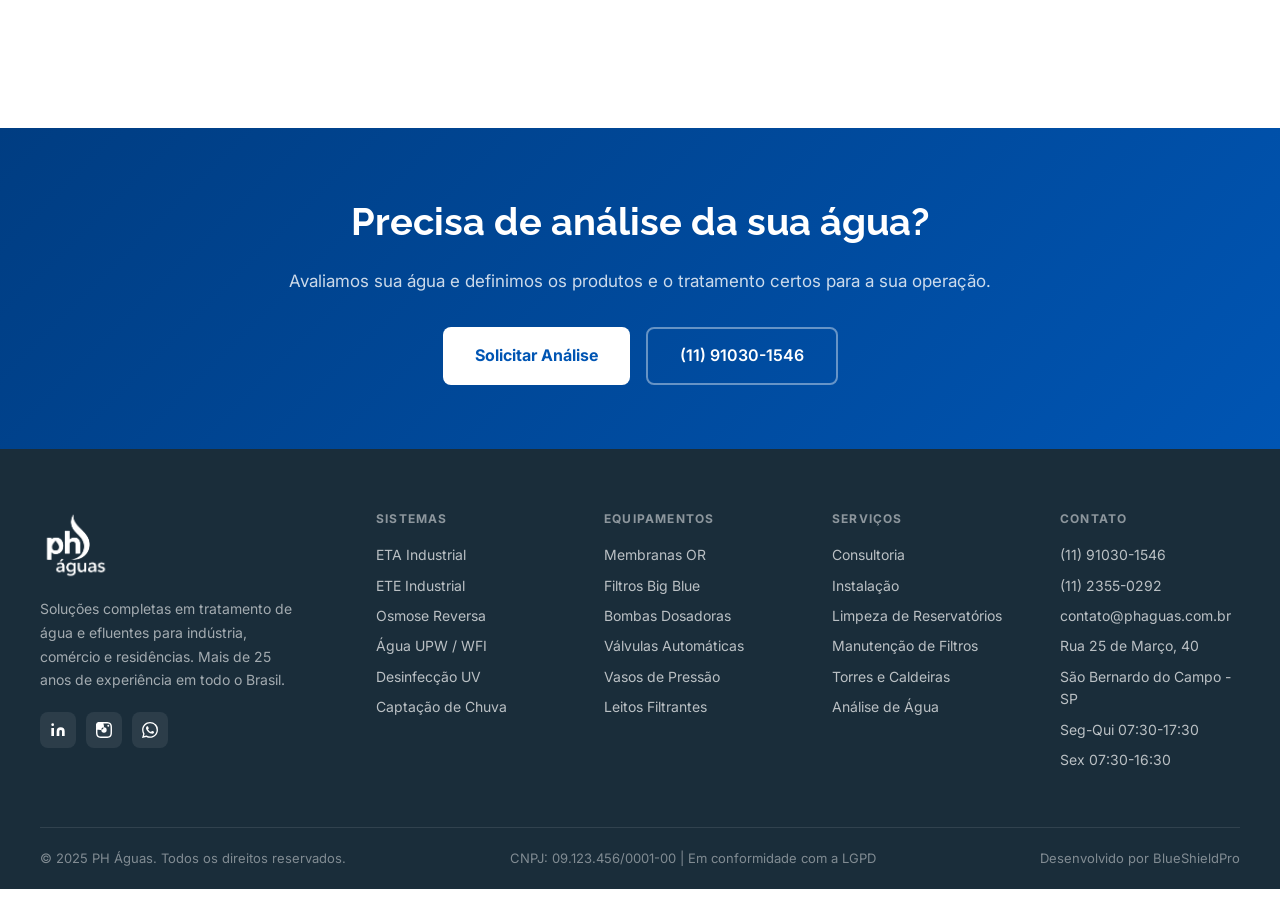
<file: produtos.html>
<!DOCTYPE html>
<html lang="pt-BR">
<head>
  <meta charset="UTF-8">
  <meta name="viewport" content="width=device-width, initial-scale=1.0">
  <title>Produtos Químicos e Resinas — PH Águas</title>
  <meta name="description" content="Produtos químicos e resinas utilizados nos serviços da PH Águas: onde e como aplicamos coagulantes, alcalinizantes, biocidas e resinas de troca iônica, com orientação de segurança e EPI.">
  <link rel="canonical" href="https://www.phaguas.com.br/produtos.html">
  <meta property="og:title" content="Produtos Químicos e Resinas — PH Águas">
  <meta property="og:description" content="Onde e como utilizamos os produtos químicos e resinas nos nossos serviços de tratamento de água, com orientação de segurança e EPI.">
  <meta property="og:type" content="website">
  <link rel="preconnect" href="https://fonts.googleapis.com">
  <link href="https://fonts.googleapis.com/css2?family=Inter:wght@300;400;500;600;700&family=Raleway:wght@700;800&display=swap" rel="stylesheet">
  <link rel="icon" type="image/png" href="images/brand/logo-mark.png">
  <link rel="stylesheet" href="styles/main.css">
  <style>
    .prod-family { margin-bottom: 64px; }
    .prod-grid { display: grid; grid-template-columns: repeat(auto-fill, minmax(280px,1fr)); gap: 20px; }
    .prod-card { background: var(--white); border: 1px solid var(--gray-border); border-radius: var(--radius-lg); padding: 28px 26px 24px; display: flex; flex-direction: column; gap: 0; transition: all var(--transition); position: relative; overflow: hidden; }
    .prod-card::before { content: ''; position: absolute; top: 0; left: 0; width: 4px; height: 100%; background: var(--blue); opacity: 0; transition: opacity var(--transition); }
    .prod-card:hover { box-shadow: var(--shadow-lg); transform: translateY(-3px); border-color: var(--blue); }
    .prod-card:hover::before { opacity: 1; }
    .prod-tag { font-size: 11px; font-weight: 700; color: var(--blue); text-transform: uppercase; letter-spacing: .08em; margin-bottom: 6px; }
    .prod-name { font-size: 17px; font-weight: 700; color: var(--text-dark); margin-bottom: 4px; line-height: 1.3; }
    .prod-formula { font-size: 12px; color: var(--text-light); font-family: monospace; margin-bottom: 12px; }
    .prod-desc { font-size: 13px; color: var(--text); line-height: 1.65; margin-bottom: 16px; flex: 1; }
    .prod-apps { margin-top: auto; }
    .prod-apps-label { font-size: 11px; font-weight: 600; text-transform: uppercase; letter-spacing: .06em; color: var(--text-light); margin-bottom: 8px; }
    .prod-app-chips { display: flex; flex-wrap: wrap; gap: 5px; }
    .prod-app { font-size: 11px; background: var(--blue-light); color: var(--blue); padding: 3px 10px; border-radius: 100px; font-weight: 500; }

    .resin-grid { display: grid; grid-template-columns: 1fr 1fr; gap: 24px; }
    @media(max-width: 768px){ .resin-grid { grid-template-columns: 1fr; } }
    .resin-card { background: var(--white); border: 1px solid var(--gray-border); border-radius: var(--radius-lg); overflow: hidden; display: flex; flex-direction: column; transition: all var(--transition); }
    .resin-card:hover { box-shadow: var(--shadow-lg); transform: translateY(-3px); border-color: var(--blue); }
    .resin-header { padding: 28px 28px 20px; border-bottom: 1px solid var(--gray-border); background: var(--blue-light); }
    .resin-type { font-size: 12px; font-weight: 700; color: var(--blue); text-transform: uppercase; letter-spacing: .08em; margin-bottom: 6px; }
    .resin-title { font-size: 20px; font-weight: 700; color: var(--text-dark); margin-bottom: 8px; }
    .resin-subtitle { font-size: 14px; color: var(--text); }
    .resin-body { padding: 24px 28px 26px; flex: 1; display: flex; flex-direction: column; }
    .resin-desc { font-size: 14px; color: var(--text); line-height: 1.65; margin-bottom: 20px; }
    .resin-apps-label { font-size: 11px; font-weight: 600; text-transform: uppercase; letter-spacing: .06em; color: var(--text-light); margin-bottom: 8px; }
    .resin-app-chips { display: flex; flex-wrap: wrap; gap: 6px; }
    .resin-app { font-size: 12px; background: var(--blue-light); color: var(--blue); padding: 4px 12px; border-radius: 100px; font-weight: 500; }

    .application-segment { background: var(--gray-bg); border-radius: var(--radius-lg); padding: 40px 36px; margin-bottom: 24px; }
    .segment-header { display: flex; align-items: center; gap: 16px; margin-bottom: 20px; }
    .segment-icon { width: 52px; height: 52px; background: var(--white); border-radius: var(--radius); border: 1px solid var(--gray-border); display: flex; align-items: center; justify-content: center; flex-shrink: 0; }
    .segment-icon svg { width: 26px; height: 26px; fill: none; stroke: var(--blue); stroke-width: 2; stroke-linecap: round; stroke-linejoin: round; }
    .segment-info h3 { font-size: 18px; font-weight: 700; color: var(--text-dark); margin-bottom: 4px; }
    .segment-info p { font-size: 13px; color: var(--text); }
    .segment-prods { display: flex; flex-wrap: wrap; gap: 8px; }
    .segment-prod-chip { background: var(--white); border: 1px solid var(--gray-border); border-radius: var(--radius); padding: 8px 14px; font-size: 13px; font-weight: 500; color: var(--text-dark); }

    .note-banner { background: var(--blue-pale); border: 1px solid var(--gray-border); border-left: 4px solid var(--blue); border-radius: var(--radius); padding: 18px 22px; font-size: 14px; color: var(--text); line-height: 1.65; margin-bottom: 40px; }
    .note-banner strong { color: var(--text-dark); }

    .safety-grid { display: grid; grid-template-columns: repeat(auto-fill, minmax(300px,1fr)); gap: 20px; margin-bottom: 32px; }
    .safety-card { background: var(--white); border: 1px solid var(--gray-border); border-radius: var(--radius-lg); padding: 26px 24px; }
    .safety-card h4 { font-size: 16px; font-weight: 700; color: var(--text-dark); margin-bottom: 6px; }
    .safety-card .safety-prods { font-size: 12px; color: var(--text-light); margin-bottom: 16px; }
    .safety-block { margin-bottom: 14px; }
    .safety-block-label { font-size: 11px; font-weight: 700; text-transform: uppercase; letter-spacing: .06em; color: var(--blue); margin-bottom: 6px; }
    .safety-list { list-style: none; padding: 0; margin: 0; display: flex; flex-direction: column; gap: 5px; }
    .safety-list li { font-size: 13px; color: var(--text); line-height: 1.5; padding-left: 16px; position: relative; }
    .safety-list li::before { content: ''; position: absolute; left: 0; top: 7px; width: 5px; height: 5px; background: var(--blue); border-radius: 50%; }

    .emergency-band { background: var(--blue-dark); border-radius: var(--radius-lg); padding: 36px; color: white; }
    .emergency-band h3 { font-family: var(--font-display); font-size: 22px; font-weight: 800; margin-bottom: 8px; }
    .emergency-band p { font-size: 14px; color: rgba(255,255,255,.8); margin-bottom: 24px; }
    .emergency-grid { display: grid; grid-template-columns: repeat(auto-fill, minmax(200px,1fr)); gap: 16px; }
    .emergency-item { background: rgba(255,255,255,.08); border: 1px solid rgba(255,255,255,.12); border-radius: var(--radius); padding: 16px 18px; }
    .emergency-item .em-label { font-size: 12px; color: rgba(255,255,255,.7); margin-bottom: 4px; }
    .emergency-item .em-num { font-size: 20px; font-weight: 800; color: white; }
    .emergency-item a.em-num { display: inline-block; }
  </style>
</head>
<body class="page-content">

  <div class="page-hero">
    <div class="container">
      <div class="breadcrumb"><a href="index.html">Início</a><span>/</span><span>Produtos</span></div>
      <h1>Produtos Químicos e Resinas</h1>
      <p>Onde e como utilizamos os produtos e resinas de troca iônica nos nossos serviços de tratamento de água — com orientação completa de segurança e manuseio.</p>
    </div>
  </div>

  <section class="section">
    <div class="container">

      <div class="note-banner">
        <strong>Importante:</strong> não comercializamos produtos químicos avulsos. Os produtos abaixo são utilizados exclusivamente na prestação dos nossos serviços e fornecidos apenas para empresas com as quais mantemos contrato. Esta página mostra <strong>onde e como aplicamos cada produto</strong>.
      </div>

      <div class="filter-tabs">
        <button class="filter-tab active" data-filter="all">Todos</button>
        <button class="filter-tab" data-filter="quimicos">Químicos</button>
        <button class="filter-tab" data-filter="resinas">Resinas</button>
        <button class="filter-tab" data-filter="aplicacoes">Por Aplicação</button>
        <button class="filter-tab" data-filter="seguranca">Segurança e EPI</button>
      </div>

      <!-- PRODUTOS QUÍMICOS -->
      <div class="prod-family" id="prod-quimicos" data-family="quimicos">
        <div class="family-header">
          <span class="family-name">Produtos Químicos</span>
          <span class="family-count">10 produtos</span>
        </div>

        <div class="prod-grid" id="prod-aplicacoes">

          <div class="prod-card fade-up" data-delay="0">
            <div class="prod-tag">Alcalinizante</div>
            <div class="prod-name">Hidróxido de Sódio</div>
            <div class="prod-formula">NaOH</div>
            <div class="prod-desc">Utilizado na correção de pH, na regeneração de resinas catiônicas e no tratamento alcalino de efluentes. Aplicado em solução líquida ou pérolas sólidas conforme o processo.</div>
            <div class="prod-apps">
              <div class="prod-apps-label">Onde utilizamos</div>
              <div class="prod-app-chips">
                <span class="prod-app">Correção de pH</span>
                <span class="prod-app">Regeneração de resinas</span>
                <span class="prod-app">Efluentes</span>
                <span class="prod-app">Osmose reversa</span>
              </div>
            </div>
          </div>

          <div class="prod-card fade-up" data-delay="60">
            <div class="prod-tag">Coagulante</div>
            <div class="prod-name">Policloreto de Alumínio — PAC</div>
            <div class="prod-formula">Al₂(OH)ₙCl₆₋ₙ</div>
            <div class="prod-desc">Coagulante de alta eficiência que aplicamos na remoção de turbidez, cor e sólidos suspensos, com ação rápida em ampla faixa de pH e menor geração de lodo.</div>
            <div class="prod-apps">
              <div class="prod-apps-label">Onde utilizamos</div>
              <div class="prod-app-chips">
                <span class="prod-app">ETA</span>
                <span class="prod-app">ETE</span>
                <span class="prod-app">Pré-tratamento</span>
                <span class="prod-app">Clarificação</span>
              </div>
            </div>
          </div>

          <div class="prod-card fade-up" data-delay="120">
            <div class="prod-tag">Floculante</div>
            <div class="prod-name">Polímero Aniônico</div>
            <div class="prod-formula">Poliacrilamida aniônica</div>
            <div class="prod-desc">Auxiliar de floculação que aplicamos após a coagulação para agregar as partículas, acelerar a decantação e melhorar a desidratação do lodo.</div>
            <div class="prod-apps">
              <div class="prod-apps-label">Onde utilizamos</div>
              <div class="prod-app-chips">
                <span class="prod-app">Floculação</span>
                <span class="prod-app">Decantação</span>
                <span class="prod-app">Desidratação de lodo</span>
                <span class="prod-app">Clarificação</span>
              </div>
            </div>
          </div>

          <div class="prod-card fade-up" data-delay="180">
            <div class="prod-tag">Alcalinizante</div>
            <div class="prod-name">Barrilha</div>
            <div class="prod-formula">Na₂CO₃ — Carbonato de Sódio</div>
            <div class="prod-desc">Utilizada no ajuste de pH e alcalinidade e na correção da dureza da água, favorecendo a coagulação e a estabilidade dos processos de tratamento.</div>
            <div class="prod-apps">
              <div class="prod-apps-label">Onde utilizamos</div>
              <div class="prod-app-chips">
                <span class="prod-app">Ajuste de pH</span>
                <span class="prod-app">Alcalinidade</span>
                <span class="prod-app">Correção de dureza</span>
              </div>
            </div>
          </div>

          <div class="prod-card fade-up" data-delay="240">
            <div class="prod-tag">Alcalinizante e Coagulação</div>
            <div class="prod-name">Cal Hidratada</div>
            <div class="prod-formula">Ca(OH)₂ — Hidróxido de Cálcio</div>
            <div class="prod-desc">Aplicada na correção de pH, no auxílio à coagulação, na remoção de metais e no condicionamento de lodo em estações de tratamento de água e efluentes.</div>
            <div class="prod-apps">
              <div class="prod-apps-label">Onde utilizamos</div>
              <div class="prod-app-chips">
                <span class="prod-app">Correção de pH</span>
                <span class="prod-app">Coagulação</span>
                <span class="prod-app">Remoção de metais</span>
                <span class="prod-app">Condicionamento de lodo</span>
              </div>
            </div>
          </div>

          <div class="prod-card fade-up" data-delay="300">
            <div class="prod-tag">Inibidor Anticorrosivo</div>
            <div class="prod-name">NR5 — Inibidor Anticorrosivo</div>
            <div class="prod-formula">Formulação aquosa multifuncional</div>
            <div class="prod-desc">Aplicado na proteção contra corrosão de aço carbono, cobre e ligas metálicas em sistemas de refrigeração abertos. Compatível com biocidas e antiincrustantes.</div>
            <div class="prod-apps">
              <div class="prod-apps-label">Onde utilizamos</div>
              <div class="prod-app-chips">
                <span class="prod-app">Torres de resfriamento</span>
                <span class="prod-app">Chillers</span>
                <span class="prod-app">Loops fechados</span>
              </div>
            </div>
          </div>

          <div class="prod-card fade-up" data-delay="360">
            <div class="prod-tag">Antiincrustante</div>
            <div class="prod-name">TOR 40 — Antiincrustante</div>
            <div class="prod-formula">Polímero orgânico + dispersante</div>
            <div class="prod-desc">Aplicado em torres de resfriamento para prevenir incrustações de carbonato, sulfato e sílica nas superfícies de troca de calor, mantendo a eficiência energética.</div>
            <div class="prod-apps">
              <div class="prod-apps-label">Onde utilizamos</div>
              <div class="prod-app-chips">
                <span class="prod-app">Torres abertas</span>
                <span class="prod-app">Trocadores de calor</span>
                <span class="prod-app">Condensadores</span>
              </div>
            </div>
          </div>

          <div class="prod-card fade-up" data-delay="420">
            <div class="prod-tag">Antiincrustante Premium</div>
            <div class="prod-name">TOR 43 — Antiincrustante Premium</div>
            <div class="prod-formula">Polímero de alto desempenho</div>
            <div class="prod-desc">Aplicado em sistemas com maior concentração de sais e ciclos elevados, inclusive água de alta dureza e teor de sílica, em torres de alto fluxo.</div>
            <div class="prod-apps">
              <div class="prod-apps-label">Onde utilizamos</div>
              <div class="prod-app-chips">
                <span class="prod-app">Torres alto ciclo</span>
                <span class="prod-app">Alta dureza</span>
                <span class="prod-app">Alta sílica</span>
              </div>
            </div>
          </div>

          <div class="prod-card fade-up" data-delay="480">
            <div class="prod-tag">Biocida</div>
            <div class="prod-name">BIO 03 — Biocida Não Oxidante</div>
            <div class="prod-formula">Formulação sinérgica</div>
            <div class="prod-desc">Aplicado no controle de bactérias, algas e fungos em sistemas de água de resfriamento, com ação de choque e no controle de biofilme e Legionella.</div>
            <div class="prod-apps">
              <div class="prod-apps-label">Onde utilizamos</div>
              <div class="prod-app-chips">
                <span class="prod-app">Torres abertas</span>
                <span class="prod-app">Controle de Legionella</span>
                <span class="prod-app">Biofilme</span>
              </div>
            </div>
          </div>

          <div class="prod-card fade-up" data-delay="540">
            <div class="prod-tag">Tratamento de Caldeiras</div>
            <div class="prod-name">Multifuncional para Caldeiras</div>
            <div class="prod-formula">Sequestrante + fosfato + antiespumante</div>
            <div class="prod-desc">Aplicado no tratamento interno de caldeiras de vapor, protegendo tubulação, corpo e cabeçotes contra incrustação e corrosão.</div>
            <div class="prod-apps">
              <div class="prod-apps-label">Onde utilizamos</div>
              <div class="prod-app-chips">
                <span class="prod-app">Caldeiras de vapor</span>
                <span class="prod-app">Baixa pressão</span>
                <span class="prod-app">Média pressão</span>
              </div>
            </div>
          </div>

          <div class="prod-card fade-up" data-delay="600">
            <div class="prod-tag">Acidulante</div>
            <div class="prod-name">Ácido Clorídrico — HCl</div>
            <div class="prod-formula">HCl</div>
            <div class="prod-desc">Aplicado na correção de pH, na regeneração de resinas catiônicas e na limpeza química (CIP) de membranas de osmose reversa, sempre com EPI adequado.</div>
            <div class="prod-apps">
              <div class="prod-apps-label">Onde utilizamos</div>
              <div class="prod-app-chips">
                <span class="prod-app">Regeneração de resinas</span>
                <span class="prod-app">CIP de membranas</span>
                <span class="prod-app">Correção de pH</span>
              </div>
            </div>
          </div>

        </div>
      </div>

      <!-- RESINAS DE TROCA IÔNICA -->
      <div class="prod-family" id="prod-resinas" data-family="resinas">
        <div class="family-header">
          <span class="family-name">Resinas de Troca Iônica</span>
          <span class="family-count">2 tipos</span>
        </div>
        <div class="resin-grid">

          <div class="resin-card fade-up" data-delay="0">
            <div class="resin-header">
              <div class="resin-type">Carga Negativa — Remove Cátions</div>
              <div class="resin-title">Resina Catiônica</div>
              <div class="resin-subtitle">Remoção de Ca²⁺, Mg²⁺, Na⁺, Fe²⁺ e metais pesados</div>
            </div>
            <div class="resin-body">
              <div class="resin-desc">Utilizamos as resinas catiônicas na remoção de cátions da água. São aplicadas em abrandamento e desmineralização e regeneradas com ácido durante a manutenção dos sistemas.</div>
              <div class="resin-apps-label">Onde utilizamos</div>
              <div class="resin-app-chips">
                <span class="resin-app">Abrandadores</span>
                <span class="resin-app">Desmineralização</span>
                <span class="resin-app">Pré-tratamento de osmose</span>
                <span class="resin-app">Remoção de ferro e manganês</span>
              </div>
            </div>
          </div>

          <div class="resin-card fade-up" data-delay="100">
            <div class="resin-header">
              <div class="resin-type">Carga Positiva — Remove Ânions</div>
              <div class="resin-title">Resina Aniônica</div>
              <div class="resin-subtitle">Remoção de Cl⁻, SO₄²⁻, NO₃⁻, SiO₂ e ânions orgânicos</div>
            </div>
            <div class="resin-body">
              <div class="resin-desc">Utilizamos as resinas aniônicas na remoção de ânions, inclusive silicatos e orgânicos. Aplicadas na desmineralização completa e no polimento de água de alta pureza, regeneradas com álcali.</div>
              <div class="resin-apps-label">Onde utilizamos</div>
              <div class="resin-app-chips">
                <span class="resin-app">Desmineralização</span>
                <span class="resin-app">Água ultrapura (UPW/WFI)</span>
                <span class="resin-app">Polimento pós-osmose</span>
                <span class="resin-app">Remoção de nitratos</span>
              </div>
            </div>
          </div>

        </div>
      </div>

      <!-- POR APLICAÇÃO -->
      <div class="prod-family" data-family="aplicacoes">
        <div class="family-header">
          <span class="family-name">Produtos por Aplicação</span>
          <span class="family-count">3 segmentos</span>
        </div>

        <div class="application-segment fade-up">
          <div class="segment-header">
            <div class="segment-icon">
              <svg viewBox="0 0 24 24"><path d="M12 2C6 2 2 6 2 12s4 10 10 10 10-4 10-10S18 2 12 2z"/><path d="M12 6v6l4 2"/></svg>
            </div>
            <div class="segment-info">
              <h3>Torres de Resfriamento e Chillers</h3>
              <p>Controle de bioincrustação, corrosão e eficiência de transferência de calor</p>
            </div>
          </div>
          <div class="segment-prods">
            <div class="segment-prod-chip">NR5 — Anticorrosivo multimetal</div>
            <div class="segment-prod-chip">TOR 40 — Antiincrustante</div>
            <div class="segment-prod-chip">TOR 43 — Antiincrustante premium</div>
            <div class="segment-prod-chip">BIO 03 — Biocida não oxidante</div>
          </div>
        </div>

        <div class="application-segment fade-up" data-delay="80">
          <div class="segment-header">
            <div class="segment-icon">
              <svg viewBox="0 0 24 24"><path d="M12 2a5 5 0 015 5v3H7V7a5 5 0 015-5z"/><rect x="3" y="11" width="18" height="11" rx="2"/></svg>
            </div>
            <div class="segment-info">
              <h3>Caldeiras de Vapor</h3>
              <p>Prevenção de incrustação, corrosão e arraste no vapor</p>
            </div>
          </div>
          <div class="segment-prods">
            <div class="segment-prod-chip">Multifuncional Caldeiras</div>
            <div class="segment-prod-chip">Hidróxido de Sódio — ajuste de pH</div>
            <div class="segment-prod-chip">Resina Catiônica — abrandamento</div>
          </div>
        </div>

        <div class="application-segment fade-up" data-delay="160">
          <div class="segment-header">
            <div class="segment-icon">
              <svg viewBox="0 0 24 24"><path d="M22 3H2l8 9.46V19l4 2v-8.54L22 3z"/></svg>
            </div>
            <div class="segment-info">
              <h3>ETA, ETE e Osmose Reversa</h3>
              <p>Coagulação, floculação, correção de pH e limpeza de membranas</p>
            </div>
          </div>
          <div class="segment-prods">
            <div class="segment-prod-chip">PAC — coagulação</div>
            <div class="segment-prod-chip">Polímero Aniônico — floculação</div>
            <div class="segment-prod-chip">Cal Hidratada — pH e coagulação</div>
            <div class="segment-prod-chip">Barrilha — alcalinidade</div>
            <div class="segment-prod-chip">HCl — CIP ácido de membranas</div>
            <div class="segment-prod-chip">Resinas Catiônica e Aniônica</div>
          </div>
        </div>

      </div>

      <!-- SEGURANÇA, MANUSEIO E EPI -->
      <div class="prod-family" id="prod-seguranca" data-family="seguranca">
        <div class="family-header">
          <span class="family-name">Segurança, Manuseio e EPI</span>
          <span class="family-count">Orientações essenciais</span>
        </div>

        <div class="note-banner">
          <strong>Uso profissional.</strong> O manuseio destes produtos é feito exclusivamente por equipe treinada da PH Águas, com os Equipamentos de Proteção Individual (EPI) obrigatórios e conforme a Ficha de Informação de Segurança (FISPQ) de cada produto. As orientações abaixo são um resumo — em caso de acidente, siga sempre a FISPQ e procure atendimento médico.
        </div>

        <div class="safety-grid">

          <div class="safety-card fade-up">
            <h4>Álcalis Corrosivos</h4>
            <div class="safety-prods">Hidróxido de Sódio · Barrilha · Cal Hidratada</div>
            <div class="safety-block">
              <div class="safety-block-label">EPI obrigatório</div>
              <ul class="safety-list">
                <li>Luvas de nitrila ou PVC e óculos de proteção com protetor facial</li>
                <li>Avental ou vestimenta impermeável e botas de PVC</li>
                <li>Respirador para poeira/névoa (cal e barrilha)</li>
              </ul>
            </div>
            <div class="safety-block">
              <div class="safety-block-label">Em caso de contato</div>
              <ul class="safety-list">
                <li>Pele e olhos: lavar com água corrente por 15 minutos</li>
                <li>Retirar roupas contaminadas; não esfregar a pele</li>
                <li>Ingestão: não induzir vômito; procurar atendimento médico</li>
              </ul>
            </div>
          </div>

          <div class="safety-card fade-up" data-delay="60">
            <h4>Ácidos</h4>
            <div class="safety-prods">Ácido Clorídrico (HCl)</div>
            <div class="safety-block">
              <div class="safety-block-label">EPI obrigatório</div>
              <ul class="safety-list">
                <li>Luvas resistentes a ácido, óculos e protetor facial</li>
                <li>Avental impermeável, botas e respirador com filtro para vapores ácidos</li>
                <li>Manusear em local ventilado; nunca adicionar água ao ácido</li>
              </ul>
            </div>
            <div class="safety-block">
              <div class="safety-block-label">Em caso de contato</div>
              <ul class="safety-list">
                <li>Pele e olhos: lavar com água corrente por 15 minutos</li>
                <li>Inalação: remover para local arejado</li>
                <li>Procurar atendimento médico imediato</li>
              </ul>
            </div>
          </div>

          <div class="safety-card fade-up" data-delay="120">
            <h4>Coagulantes e Floculantes</h4>
            <div class="safety-prods">PAC · Polímero Aniônico</div>
            <div class="safety-block">
              <div class="safety-block-label">EPI obrigatório</div>
              <ul class="safety-list">
                <li>Luvas e óculos de proteção</li>
                <li>Atenção: polímero derramado deixa o piso extremamente escorregadio</li>
              </ul>
            </div>
            <div class="safety-block">
              <div class="safety-block-label">Em caso de contato</div>
              <ul class="safety-list">
                <li>Pele e olhos: lavar com água em abundância</li>
                <li>Conter e sinalizar derramamentos imediatamente</li>
              </ul>
            </div>
          </div>

          <div class="safety-card fade-up" data-delay="180">
            <h4>Biocidas e Inibidores</h4>
            <div class="safety-prods">BIO 03 · NR5 · TOR 40 · TOR 43 · Multifuncional</div>
            <div class="safety-block">
              <div class="safety-block-label">EPI obrigatório</div>
              <ul class="safety-list">
                <li>Luvas de nitrila, óculos e vestimenta impermeável</li>
                <li>Respirador em ambientes fechados; nunca misturar com oxidantes</li>
              </ul>
            </div>
            <div class="safety-block">
              <div class="safety-block-label">Em caso de contato</div>
              <ul class="safety-list">
                <li>Pele e olhos: lavar com água corrente por 15 minutos</li>
                <li>Ingestão/inalação: procurar atendimento médico com a FISPQ</li>
              </ul>
            </div>
          </div>

        </div>

        <div class="emergency-band fade-up">
          <h3>Telefones de Emergência e Úteis</h3>
          <p>Em caso de acidente, intoxicação ou vazamento, acione imediatamente.</p>
          <div class="emergency-grid">
            <div class="emergency-item">
              <div class="em-label">SAMU — Emergência médica</div>
              <a class="em-num" href="tel:192">192</a>
            </div>
            <div class="emergency-item">
              <div class="em-label">Corpo de Bombeiros</div>
              <a class="em-num" href="tel:193">193</a>
            </div>
            <div class="emergency-item">
              <div class="em-label">Disque-Intoxicação (ANVISA)</div>
              <a class="em-num" href="tel:08007226001">0800 722 6001</a>
            </div>
            <div class="emergency-item">
              <div class="em-label">Emergência Ambiental (CETESB)</div>
              <a class="em-num" href="tel:08000113560">0800 011 3560</a>
            </div>
            <div class="emergency-item">
              <div class="em-label">PH Águas — Suporte Técnico</div>
              <a class="em-num" href="tel:+5511910301546">(11) 91030-1546</a>
            </div>
            <div class="emergency-item">
              <div class="em-label">PH Águas — Escritório</div>
              <a class="em-num" href="tel:+551123550292">(11) 2355-0292</a>
            </div>
          </div>
        </div>

      </div>

    </div>
  </section>

  <div class="cta-band">
    <div class="container">
      <h2>Precisa de análise da sua água?</h2>
      <p>Avaliamos sua água e definimos os produtos e o tratamento certos para a sua operação.</p>
      <div class="actions">
        <a href="contato.html" class="btn btn-white btn-lg">Solicitar Análise</a>
        <a href="tel:+5511910301546" class="btn btn-outline btn-lg" style="border-color:rgba(255,255,255,.4);color:white;">(11) 91030-1546</a>
      </div>
    </div>
  </div>

  <script src="scripts/components.js"></script>
  <script src="scripts/main.js"></script>
</body>
</html>
</file>
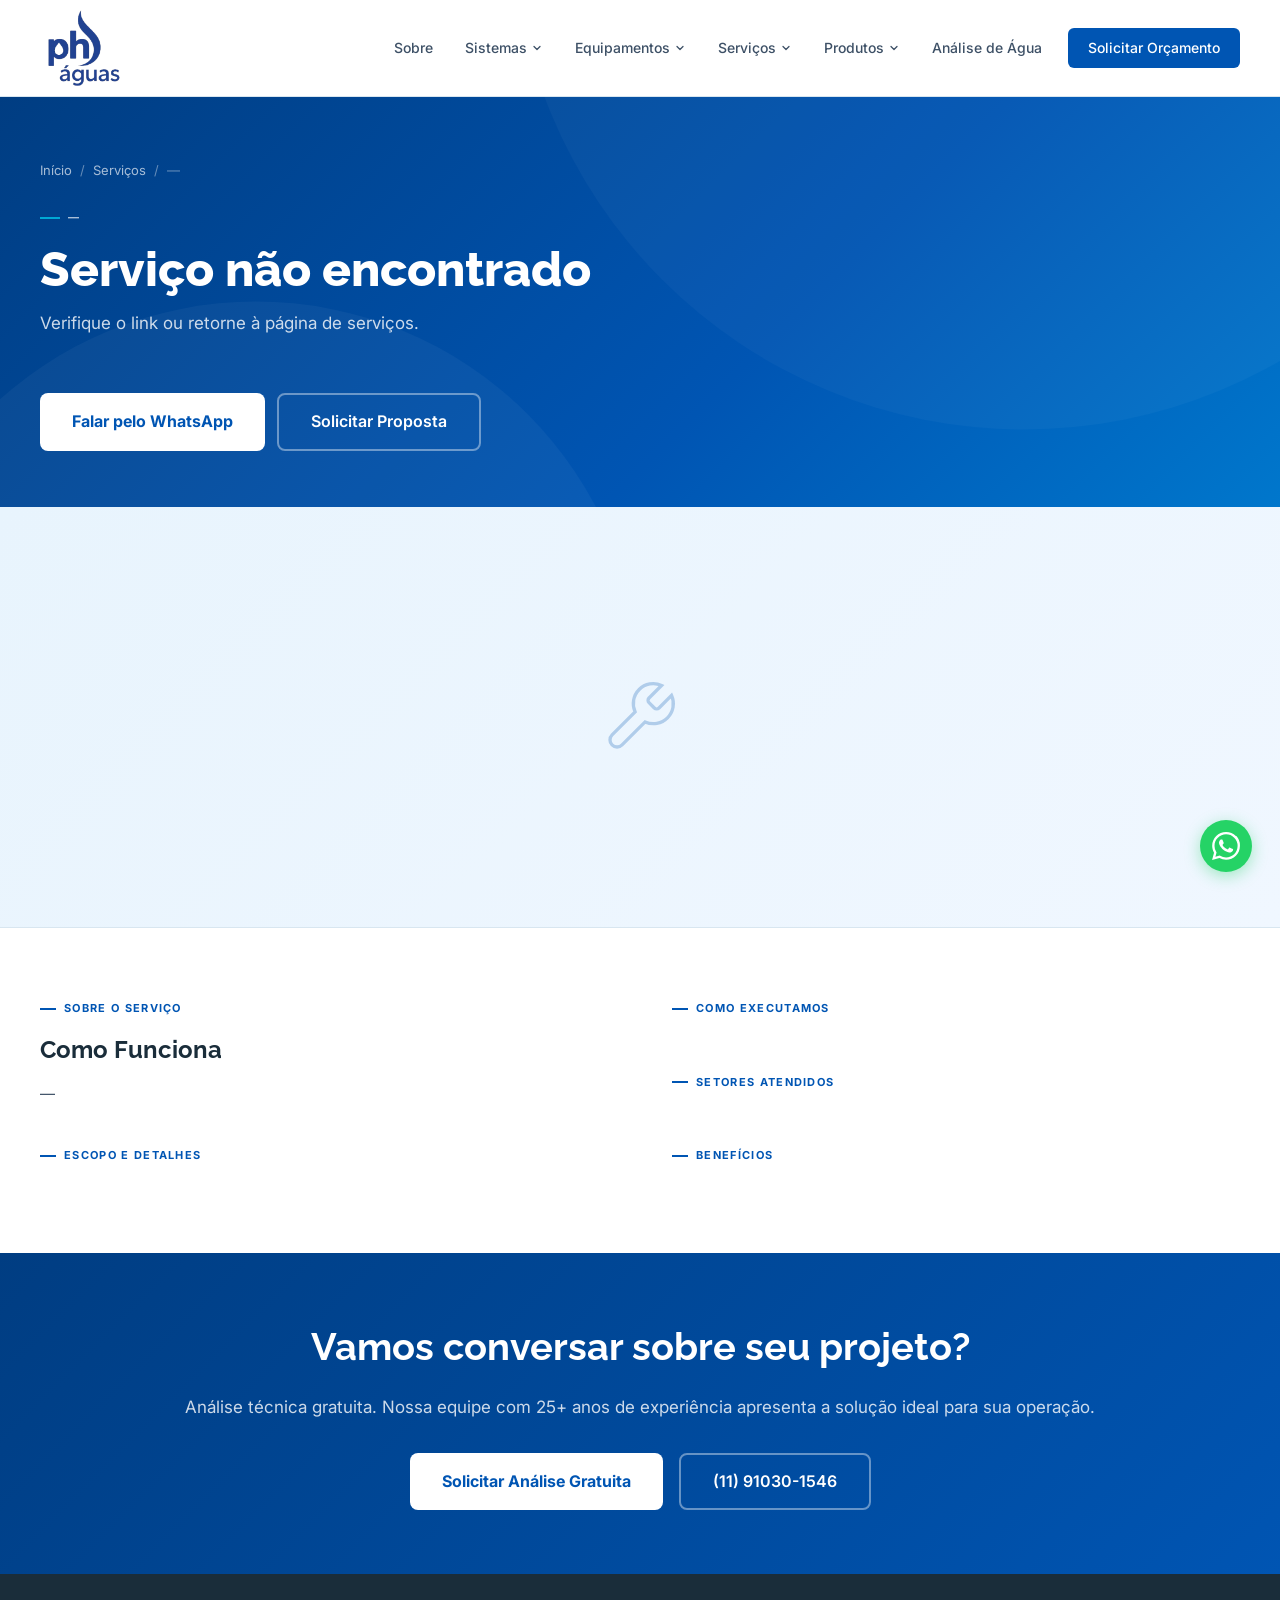
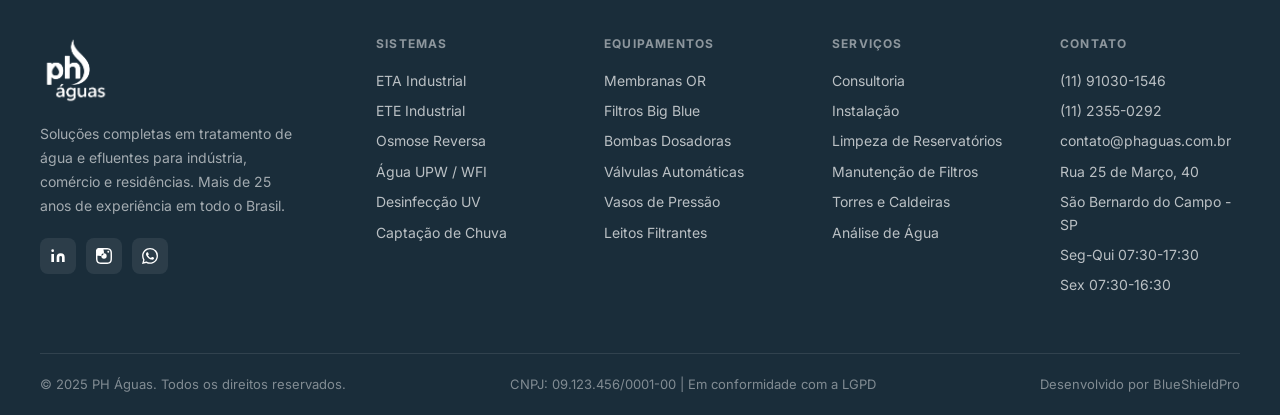
<file: servico.html>
<!DOCTYPE html>
<html lang="pt-BR">
<head>
  <meta charset="UTF-8">
  <meta name="viewport" content="width=device-width, initial-scale=1.0">
  <title>Serviço — PH Águas</title>
  <link rel="preconnect" href="https://fonts.googleapis.com">
  <link href="https://fonts.googleapis.com/css2?family=Inter:wght@300;400;500;600;700&family=Raleway:wght@700;800&display=swap" rel="stylesheet">
  <link rel="icon" type="image/png" href="images/brand/logo-mark.png">
  <link rel="stylesheet" href="styles/main.css">
</head>
<body class="page-content">

  <div id="detail-hero" class="detail-hero">
    <div class="container">
      <div class="breadcrumb">
        <a href="index.html">Início</a><span>/</span>
        <a href="servicos.html">Serviços</a><span>/</span>
        <span id="d-breadcrumb">—</span>
      </div>
      <div class="detail-category-tag" id="d-category">—</div>
      <h1 id="d-name">—</h1>
      <p class="detail-hero-sub" id="d-short">—</p>
      <div class="detail-hero-chips" id="d-chips"></div>
      <div class="detail-hero-actions">
        <a id="d-wa" href="#" class="btn btn-white btn-lg" target="_blank">Falar pelo WhatsApp</a>
        <a href="contato.html" class="btn btn-lg" style="border:2px solid rgba(255,255,255,.4);color:white;padding:14px 32px;border-radius:8px;font-size:16px;font-weight:600;">Solicitar Proposta</a>
      </div>
    </div>
  </div>

  <div class="detail-img-section">
    <div class="detail-img-wrap" id="d-img-wrap">
      <div class="detail-img-placeholder" id="d-placeholder">
        <svg width="80" height="80" viewBox="0 0 24 24" fill="none" stroke="#0055B3" stroke-width="1" opacity=".25"><path d="M14.7 6.3a1 1 0 000 1.4l1.6 1.6a1 1 0 001.4 0l3.77-3.77a6 6 0 01-7.94 7.94l-6.91 6.91a2.12 2.12 0 01-3-3l6.91-6.91a6 6 0 017.94-7.94l-3.76 3.76z"/></svg>
      </div>
    </div>
  </div>

  <div class="detail-body">
    <div class="container">
      <div class="detail-grid">
        <div>
          <div class="detail-section-label">Sobre o Serviço</div>
          <div class="detail-section-title" id="d-about-title">Como Funciona</div>
          <div class="detail-text" id="d-desc">—</div>
          <div class="detail-section-label" style="margin-top:40px">Escopo e Detalhes</div>
          <table class="detail-specs-table" id="d-specs"></table>
        </div>
        <div>
          <div class="detail-section-label">Como Executamos</div>
          <div class="detail-steps" id="d-steps"></div>
          <div class="detail-section-label" style="margin-top:40px">Setores Atendidos</div>
          <ul class="detail-uses-list" id="d-uses"></ul>
          <div class="detail-section-label" style="margin-top:40px">Benefícios</div>
          <div class="detail-benefits" id="d-benefits"></div>
        </div>
      </div>
    </div>
  </div>

  <div class="cta-band">
    <div class="container">
      <h2>Vamos conversar sobre seu projeto?</h2>
      <p>Análise técnica gratuita. Nossa equipe com 25+ anos de experiência apresenta a solução ideal para sua operação.</p>
      <div class="actions">
        <a href="contato.html" class="btn btn-white btn-lg">Solicitar Análise Gratuita</a>
        <a href="tel:+5511910301546" class="btn btn-outline btn-lg" style="border-color:rgba(255,255,255,.4);color:white;">(11) 91030-1546</a>
      </div>
    </div>
  </div>

  <script src="scripts/components.js"></script>
  <script src="scripts/main.js"></script>
  <script>
  const SERVICOS = {
    'consultoria': {
      name: 'Consultoria, Projetos, Implantação e Execução',
      category: 'Projetos e Implantação',
      short: 'Análise completa de necessidades, mapeamento hídrico, elaboração de soluções customizadas com memorial descritivo e projeto executivo. Corpo técnico com 25+ anos.',
      image: 'images/sistemas/osmose-1.jpg',
      chips: ['Diagnóstico técnico', 'Projeto executivo', 'Memorial descritivo', 'Comissionamento', 'Nacional'],
      desc: 'A consultoria da PH Águas inicia com uma visita técnica para levantamento completo da operação: análise físico-química e microbiológica da água bruta, mapeamento dos pontos de uso, levantamento de consumos e avaliação dos sistemas existentes. A partir desses dados, elaboramos um projeto customizado com memorial descritivo técnico, planilha de dimensionamento, especificação de equipamentos e cronograma de implantação. Após aprovação, nossa equipe gerencia a implantação completa — da compra dos equipamentos à instalação, comissionamento e treinamento da equipe operacional. Com corpo técnico de mais de 25 anos de atuação em âmbito nacional, a PH Águas já implantou sistemas em todos os segmentos industriais, desde pequenas empresas até grandes complexos industriais.',
      aboutTitle: 'Da análise ao comissionamento — processo completo',
      specs: [
        ['Diagnóstico', 'Análise físico-química, microbiológica e visita técnica presencial'],
        ['Projeto', 'Memorial descritivo + planilha de dimensionamento + especificações'],
        ['Entregável', 'Projeto executivo completo (P&ID, layout, especificações)'],
        ['Atuação', 'Nacional — equipes em SP, RJ, MG, PR, SC, RS e demais estados'],
        ['Prazo típico de projeto', '5–30 dias úteis (dependendo da complexidade)'],
        ['Prazo de implantação', '30–180 dias (dependendo do escopo)'],
        ['Normas atendidas', 'ABNT, Portaria 888/2021, CONAMA, legislação estadual'],
        ['Relatório', 'Laudo técnico com diagnóstico e proposta de melhoria'],
      ],
      steps: [
        ['Visita técnica', 'Engenheiro da PH Águas visita a operação para levantamento de dados, coleta de amostras e diagnóstico das necessidades.'],
        ['Análise laboratorial', 'Amostras de água são analisadas no laboratório próprio da PH Águas para determinação dos parâmetros físico-químicos e microbiológicos.'],
        ['Elaboração do projeto', 'Com base no diagnóstico, a equipe técnica elabora o projeto executivo com todas as especificações, layouts e memoriais.'],
        ['Aprovação e contratação', 'O projeto é apresentado ao cliente, ajustado conforme necessidades e aprovado para implantação.'],
        ['Compras e logística', 'A PH Águas gerencia todo o processo de compra de equipamentos, produtos e materiais com os melhores fornecedores.'],
        ['Instalação e montagem', 'Equipe especializada realiza a instalação seguindo rigorosamente o projeto executivo aprovado.'],
        ['Comissionamento', 'Testes de desempenho, ajustes finos e análises de qualidade da água tratada confirma o funcionamento do sistema.'],
        ['Treinamento', 'Capacitação da equipe operacional do cliente para operação e manutenção preventiva do sistema.'],
      ],
      uses: [
        'Indústrias alimentícias, de bebidas e farmacêuticas',
        'Hotéis, resorts e complexos turísticos',
        'Condomínios residenciais e comerciais',
        'Municípios e saneamento básico',
        'Fazendas, agronegócio e agroindústria',
        'Hospitais, clínicas e laboratórios',
        'Petroquímica, química e metalurgia',
      ],
      benefits: [
        ['Solução sob medida', 'Cada projeto é dimensionado para a realidade específica do cliente — sem soluções genéricas.'],
        ['25+ anos de experiência', 'Histórico comprovado em todos os segmentos industriais do Brasil.'],
        ['Gestão completa', 'Da consultoria à operação — único ponto de contato responsável pelo projeto.'],
        ['Conformidade garantida', 'Projeto atende todas as normas técnicas e regulatórias aplicáveis.'],
      ],
    },
    'instalacao': {
      name: 'Instalação, Montagem e Manutenção',
      category: 'Projetos e Implantação',
      short: 'Instalação e montagem de ETAs e ETEs complexas, com operação especializada. Retrolavagem programável, regeneração de resinas e limpeza química de membranas.',
      image: 'images/sistemas/osmose-reversa.jpg',
      chips: ['Montagem industrial', 'Retrolavagem', 'Regeneração', 'Manutenção preventiva', 'CIP membranas'],
      desc: 'O serviço de instalação e montagem da PH Águas abrange desde a montagem de sistemas simples (abrandadores e filtros de carvão) até complexas estações de tratamento de água (ETAs) e efluentes (ETEs) com múltiplos estágios de tratamento. Nossa equipe técnica especializada realiza toda a instalação mecânica, elétrica e de automação, com programação dos controladores (PLC/CLP), calibração dos instrumentos e testes de desempenho. O serviço inclui retrolavagens programadas de filtros e abrandadores, regeneração de resinas de troca iônica (catiônica e aniônica), limpeza química de membranas (CIP — Clean-In-Place) e substituição de meios filtrantes. Também realizamos reformas e reparos em tanques, reservatórios e bombas, além de substituição de componentes eletrônicos e mecânicos.',
      aboutTitle: 'Instalação e manutenção especializada em tratamento de água',
      specs: [
        ['Equipe', 'Técnicos especializados em mecânica, elétrica e automação'],
        ['Cobertura', 'Nacional — São Paulo e interior, outros estados mediante programação'],
        ['Manutenção preventiva', 'Semanal, quinzenal, mensal ou trimestral'],
        ['Retrolavagem', 'Programação de filtros de areia, carvão e zeólita'],
        ['Regeneração de resinas', 'Catiônica (HCl/H₂SO₄) e aniônica (NaOH) — manual e automática'],
        ['CIP de membranas', 'Limpeza ácida e alcalina de membranas de osmose reversa'],
        ['Substituições', 'Membranas, resinas, leitos filtrantes, válvulas e bombas'],
        ['Relatório', 'Relatório técnico de cada visita com parâmetros medidos'],
      ],
      steps: [
        ['Levantamento de escopo', 'Inspeção dos sistemas existentes, diagnóstico das condições e elaboração de cronograma de intervenção.'],
        ['Planejamento da intervenção', 'Definição dos materiais, ferramentas e equipe necessária. Comunicação prévia para minimizar impacto na produção.'],
        ['Instalação mecânica', 'Montagem de tubulações, vasos, bombas, válvulas e instrumentos conforme projeto e boas práticas de engenharia.'],
        ['Instalação elétrica e automação', 'Cabeamento, quadros elétricos, CLPs e programação dos controladores de válvulas automáticas e bombas.'],
        ['Programação dos ciclos', 'Configuração das retrolavagens, regenerações e alertas dos equipamentos automáticos conforme recomendação técnica.'],
        ['Teste e comissionamento', 'Análise da qualidade da água em cada ponto do sistema para validação do desempenho após a instalação.'],
        ['Treinamento operacional', 'Capacitação da equipe interna para operação, ajustes e identificação de problemas no sistema instalado.'],
      ],
      uses: [
        'Instalação de novas ETAs e ETEs industriais',
        'Manutenção preventiva de sistemas de osmose reversa em indústrias',
        'Retrolavagem e regeneração de filtros e abrandadores',
        'Reforma de estações de tratamento existentes e obsoletas',
        'Substituição de membranas, resinas e meios filtrantes',
        'Reparos emergenciais em bombas, válvulas e tubulações',
      ],
      benefits: [
        ['Equipe própria', 'Técnicos PH Águas — sem terceirização — conhecimento dos sistemas e histórico da operação.'],
        ['Relatório documentado', 'Cada visita gera relatório técnico com parâmetros medidos e recomendações.'],
        ['Resposta rápida', 'Atendimento emergencial para paradas não programadas em sistemas críticos.'],
        ['Integração com fornecimento', 'Mesma empresa que instala fornece os produtos químicos e equipamentos de reposição.'],
      ],
    },
    'retrofit': {
      name: 'Retrofit em Equipamentos e Sistemas',
      category: 'Projetos e Implantação',
      short: 'Modernização e otimização de sistemas obsoletos sem substituição completa. Ampliação de vazão, otimização de filtração e adaptação a novas qualidades de água.',
      image: 'images/sistemas/osmose-2.jpg',
      chips: ['Modernização', 'Ampliação de vazão', 'Sem substituição total', 'Otimização', 'ROI rápido'],
      desc: 'O retrofit é a solução ideal quando um sistema de tratamento de água ainda funciona estruturalmente mas precisa de modernização tecnológica, ampliação de capacidade ou adaptação a novas exigências de qualidade. Em vez de substituir todo o sistema — com alto investimento e longa paralisação —, a PH Águas identifica os componentes que podem ser aproveitados (vasos de pressão, tanques, estruturas metálicas) e substitui apenas os elementos que comprometem o desempenho: válvulas automáticas obsoletas, membranas vencidas, resinas saturadas, controladores analógicos por digitais com automação, e tubulações com vazamentos. Também realizamos ampliações de vazão com adição de módulos em paralelo, instalação de novos estágios de tratamento (ex: osmose reversa após um sistema existente de filtração) e adaptação a novos parâmetros de qualidade da água bruta.',
      aboutTitle: 'Como o retrofit transforma sistemas obsoletos',
      specs: [
        ['Avaliação inicial', 'Diagnóstico do sistema existente, identificação do que pode ser aproveitado'],
        ['Componentes atualizados', 'Válvulas automáticas, controladores, membranas, resinas, instrumentação'],
        ['Ampliação de capacidade', 'Adição de módulos em paralelo sem substituição do existente'],
        ['Novos estágios', 'Adição de osmose reversa, UV, carvão ativado a sistemas existentes'],
        ['Automação', 'Substituição de painéis analógicos por CLPs com SCADA e telemetria'],
        ['Paralisação', 'Minimizada — intervenções programadas nos períodos de menor demanda'],
        ['ROI típico', '12–36 meses (dependendo da melhoria de eficiência obtida)'],
        ['Garantia', 'Garantia dos novos componentes instalados pela PH Águas'],
      ],
      steps: [
        ['Diagnóstico técnico', 'Engenheiro avalia o sistema existente: condição dos vasos, válvulas, membranas, resinas, instrumentação e automação.'],
        ['Proposta de retrofit', 'Elaboração de proposta com levantamento dos componentes a substituir, escopo da modernização e estimativa de ROI.'],
        ['Aprovação e planejamento', 'Alinhamento do cronograma de intervenção para minimizar impacto na produção do cliente.'],
        ['Aquisição dos novos componentes', 'PH Águas gerencia a compra dos equipamentos e materiais necessários.'],
        ['Intervenção técnica', 'Substituição dos componentes identificados — válvulas, membranas, resinas, painéis — com equipe especializada.'],
        ['Reprogramação e automação', 'Configuração dos novos controladores, programação dos ciclos automáticos e integração com o sistema supervisório.'],
        ['Comissionamento e validação', 'Análises de qualidade da água e testes de desempenho confirmam os ganhos do retrofit.'],
      ],
      uses: [
        'Sistemas de osmose reversa com membranas vencidas e baixa eficiência',
        'Abrandadores com válvulas manuais — atualização para automático',
        'ETAs com controladores analógicos obsoletos',
        'Sistemas de filtração com perdas de carga excessivas',
        'Ampliação de capacidade de sistemas existentes para nova demanda',
        'Adequação de sistemas a novos parâmetros de qualidade de água',
      ],
      benefits: [
        ['Menor investimento', 'Muito mais econômico que substituição completa do sistema.'],
        ['Menor paralisação', 'Intervenções programadas com tempo de parada minimizado.'],
        ['ROI rápido', 'Ganhos de eficiência e economia de reagentes geram retorno em meses.'],
        ['Aproveitamento máximo', 'Estruturas, vasos e tubulações boas são mantidas — sem desperdício.'],
      ],
    },
    'gestao-sustentavel': {
      name: 'Gestão Sustentável de Águas',
      category: 'Projetos e Implantação',
      short: 'Soluções integradas para otimizar aspectos econômicos, ambientais e de desenvolvimento. Reúso, captação pluvial e conformidade para descarte.',
      image: 'images/sistemas/reuso.jpg',
      chips: ['Reúso de água', 'Captação pluvial', 'Balanço hídrico', 'Conformidade ambiental', 'ESG'],
      desc: 'A gestão sustentável de águas da PH Águas é um serviço integrado que avalia todo o ciclo da água dentro da operação do cliente — da captação ao descarte —, identificando oportunidades de redução de consumo, reúso e conformidade ambiental. O serviço inclui o estudo de balanço hídrico completo (mapeamento de todos os pontos de uso, consumo e descarte), avaliações físico-químicas e microbiológicas da água bruta, água de processo e efluentes, elaboração de estratégia de reúso não potável (reúso de águas de retrolavagem, condensados, efluentes tratados), projeto de captação de água pluvial e conformidade legal para descarte em redes municipais e corpos hídricos. O serviço também inclui relatórios de desempenho hídrico periódicos com indicadores de eficiência e conformidade — documentação essencial para auditorias ISO 14001, ESG e certificações de sustentabilidade.',
      aboutTitle: 'Otimização do ciclo da água na sua operação',
      specs: [
        ['Balanço hídrico', 'Mapeamento completo de captação, consumo, perdas e descarte'],
        ['Análises realizadas', 'Físico-química + microbiológica em todos os pontos relevantes'],
        ['Captação pluvial', 'Projeto e implantação de sistemas de captação e aproveitamento'],
        ['Reúso', 'Projetos de reúso não potável para redução de captação'],
        ['Conformidade descarte', 'Adequação ao CONAMA 430/2011 e legislação estadual'],
        ['Certificação ESG', 'Documentação e indicadores para relatórios de sustentabilidade'],
        ['Normas', 'ABNT NBR 15.527 (captação pluvial), NBR 13.969 (reúso)'],
        ['Relatório periódico', 'Indicadores de eficiência hídrica e conformidade'],
      ],
      steps: [
        ['Diagnóstico hídrico', 'Levantamento de todos os pontos de uso, captação e descarte de água na operação.'],
        ['Coleta e análise', 'Amostragem e análise da água bruta, de processo e do efluente para mapear qualidade e conformidade.'],
        ['Balanço hídrico', 'Elaboração do balanço hídrico completo com identificação de perdas, consumo e potencial de reúso.'],
        ['Plano de gestão', 'Documento técnico com estratégias priorizadas por impacto e investimento necessário.'],
        ['Implantação das soluções', 'Execução das melhorias aprovadas: sistemas de reúso, captação pluvial, otimização de processos.'],
        ['Monitoramento contínuo', 'Análises periódicas e relatórios de desempenho hídrico com indicadores de eficiência.'],
        ['Suporte à certificação', 'Documentação e evidências para auditorias ISO 14001, GRI e relatórios ESG.'],
      ],
      uses: [
        'Indústrias com restrições de outorga de captação de água',
        'Empresas com metas de redução de consumo hídrico (ESG)',
        'Condomínios e empreendimentos com sistemas de captação pluvial',
        'Indústrias com necessidade de conformidade para descarte',
        'Empresas em processo de certificação ISO 14001',
        'Municípios com gestão integrada de recursos hídricos',
      ],
      benefits: [
        ['Redução de custos hídricos', 'Reúso e otimização reduzem consumo de água tratada em até 40%.'],
        ['Conformidade ambiental', 'Descarte dentro dos limites legais evita multas e passivos ambientais.'],
        ['Valorização ESG', 'Indicadores hídricos documentados fortalecem relatórios de sustentabilidade.'],
        ['Segurança hídrica', 'Diversificação das fontes de água reduz riscos operacionais em períodos de estiagem.'],
      ],
    },
    'caldeiras-servico': {
      name: 'Tratamento de Caldeiras e Geradores de Vapor',
      category: 'Operação Industrial',
      short: 'Programa especializado de tratamento químico e monitoramento. Acompanhamento semanal, quinzenal ou mensal. Análises de campo e laboratório próprio.',
      image: 'images/sistemas/caldeira-foto.jpg',
      chips: ['Tratamento químico', 'Análises em campo', 'Laboratório próprio', 'Controle de incrustações', 'Vapor seguro'],
      desc: 'O tratamento de caldeiras é um dos serviços mais críticos da PH Águas. Caldeiras sem tratamento adequado desenvolvem incrustações calcárias, corrosão interna e arraste de produtos químicos para o vapor — problemas que causam ineficiência energética, paradas de produção, acidentes graves e custos de manutenção altíssimos. O programa da PH Águas inclui acompanhamento técnico periódico (semanal, quinzenal ou mensal conforme contrato), com análises de campo (pH, condutividade, dureza, ferro, alcalinidade, fosfato, sulfito) realizadas pelo técnico na visita, e coleta de amostras para laboratório próprio da PH Águas para análises mais completas. Com base nos resultados, a dosagem dos produtos químicos (sequestrante de dureza, inibidor de corrosão, dispersante, alcalinizante e antiespumante) é ajustada continuamente para manter os parâmetros dentro dos limites técnicos ideais definidos pelas normas ABNT e ASME.',
      aboutTitle: 'Programa completo de tratamento e monitoramento de caldeiras',
      specs: [
        ['Frequência de visita', 'Semanal, quinzenal ou mensal (conforme contrato)'],
        ['Análises de campo', 'pH, condutividade, dureza, Fe, alcalinidade, fosfato, sulfito, sílica'],
        ['Laboratório', 'Análises avançadas no laboratório próprio PH Águas'],
        ['Produtos fornecidos', 'Sequestrante, inibidor de corrosão, dispersante, alcalinizante, antiespumante'],
        ['Controle de purgas', 'Cálculo e otimização de purgas para controle de TDS e ciclos'],
        ['Relatório técnico', 'Relatório de cada visita com parâmetros medidos e ajustes realizados'],
        ['Normas', 'ABNT NBR 12.177 — Tratamento de água para caldeiras e vasos de pressão'],
        ['Comodato', 'Equipamentos de análise instalados sem custo adicional no contrato'],
      ],
      steps: [
        ['Diagnóstico inicial', 'Análise completa da água de alimentação, água de caldeira e condensado antes do início do programa.'],
        ['Seleção do programa de tratamento', 'Definição dos produtos químicos e dosagens com base na qualidade da água, tipo de caldeira e pressão de operação.'],
        ['Instalação dos dosadores', 'Bombas dosadoras e tanques de diluição são instalados em comodato pela PH Águas.'],
        ['Visita técnica periódica', 'Técnico realiza análises de campo, ajusta dosagens e verifica condições gerais da caldeira e sistemas auxiliares.'],
        ['Análise laboratorial', 'Amostras de água de caldeira, água de alimentação e condensado são analisadas no laboratório PH Águas para parâmetros avançados.'],
        ['Ajuste contínuo', 'Com base nos resultados laboratoriais, o programa de tratamento é ajustado para manter todos os parâmetros dentro dos limites ideais.'],
        ['Relatório de desempenho', 'Relatório mensal com histórico de parâmetros, tendências e recomendações preventivas.'],
      ],
      uses: [
        'Caldeiras aquatubulares e flamotubulares de todos os portes',
        'Geradores de vapor para indústrias alimentícias e farmacêuticas',
        'Autoclaves e esterilizadores hospitalares',
        'Caldeiras de processos químicos e petroquímicos',
        'Sistemas de vapor de lavanderias e hospitais',
        'Geradores de calor para secagem industrial',
      ],
      benefits: [
        ['Prevenção de incrustações', 'Sequestrante de dureza evita depósito calcário que reduz eficiência e pode causar explosão.'],
        ['Sem corrosão interna', 'Inibidor de corrosão protege o aço da caldeira e prolonge a vida útil.'],
        ['Vapor de qualidade', 'Antiespumante e controle de purgas garantem vapor seco e sem arraste de produtos.'],
        ['Conformidade NR13', 'Programa documentado atende exigências de inspeção de caldeiras.'],
      ],
    },
    'torres-servico': {
      name: 'Tratamento de Torres de Refrigeração e Chillers',
      category: 'Operação Industrial',
      short: 'Programa completo com análises em campo, laudos laboratoriais e inspeções fotográficas. Controle de incrustações, corrosão e biofouling.',
      image: 'images/sistemas/torre-foto.jpg',
      chips: ['Torres de resfriamento', 'Chillers', 'Controle de Legionella', 'Biofouling', 'Laudos laboratoriais'],
      desc: 'Torres de resfriamento e chillers são sistemas de grande consumo de água e altíssimo risco microbiológico se não tratados adequadamente. A proliferação de Legionella pneumophila em torres mal tratadas causa a Doença dos Legionários — infecção respiratória grave e potencialmente fatal. Além do risco biológico, incrustações de carbonato de cálcio e sulfato de cálcio reduzem a troca de calor, causando super-resfriamento ineficiente e aumento no consumo de energia elétrica dos compressores; corrosão interna destrói o recheio, a bacia e a estrutura metálica das torres; e biofouling (acúmulo de biofilme) obstrui os aspersores e bloqueia a transferência de calor. O programa PH Águas inclui visitas periódicas com análises de campo completas, ajuste automático de purgas para otimização dos ciclos de concentração (economia de água), biocidas e biodispersantes rotativos para prevenção de resistência bacteriana, e documentação fotográfica de cada inspeção para registro do histórico visual.',
      aboutTitle: 'Programa de tratamento e controle microbiológico em torres',
      specs: [
        ['Frequência de visita', 'Semanal, quinzenal ou mensal (conforme contrato)'],
        ['Análises de campo', 'pH, condutividade, dureza, alcalinidade, cloro, ferro, turbidez'],
        ['Controle de Legionella', 'Programa de biocidas e laudos microbiológicos periódicos'],
        ['Biocidas', 'Cloro, hipobromito, isotiazolona, glutaraldeído (rotação para resistência)'],
        ['Biodispersantes', 'Remoção de biofilme estabelecido nas superfícies e recheios'],
        ['Ciclos de concentração', 'Controle e otimização para redução do consumo de água'],
        ['Laudo laboratorial', 'Análise microbiológica completa incluindo pesquisa de Legionella'],
        ['Documentação fotográfica', 'Registro visual da condição das torres em cada visita'],
      ],
      steps: [
        ['Diagnóstico inicial', 'Análise completa da água da torre, avaliação do estado físico do equipamento e identificação de áreas de risco.'],
        ['Programa de biocidas', 'Definição dos biocidas primários e secundários com esquema de rotação para prevenir resistência bacteriana.'],
        ['Instalação dos dosadores', 'Bombas dosadoras para biocidas, biodispersantes e inibidores instaladas em comodato.'],
        ['Visita técnica periódica', 'Análises de campo, ajuste de dosagens, verificação do sistema de purgas e inspeção visual do equipamento.'],
        ['Coleta para laboratório', 'Amostras de água são enviadas ao laboratório para análise microbiológica incluindo pesquisa de Legionella.'],
        ['Relatório com fotos', 'Relatório técnico da visita com parâmetros medidos, ajustes realizados e documentação fotográfica.'],
        ['Ação corretiva', 'Em caso de resultado microbiológico adverso, protocolo de choque de biocida e comunicação imediata ao cliente.'],
      ],
      uses: [
        'Torres de resfriamento de indústrias petroquímicas e siderúrgicas',
        'Chillers de ar condicionado central em hospitais, shoppings e hotéis',
        'Condensadores evaporativos em indústrias frigoríficas',
        'Sistemas de refrigeração de processo em indústrias de alimentos',
        'Torres de compressores de ar em plantas industriais',
        'Sistemas de refrigeração de data centers',
      ],
      benefits: [
        ['Prevenção de Legionella', 'Programa de biocidas e laudos microbiológicos garante segurança e conformidade legal.'],
        ['Economia de água', 'Controle dos ciclos de concentração reduz o consumo de água de reposição.'],
        ['Eficiência energética', 'Ausência de incrustações mantém a troca de calor eficiente — compressores consomem menos.'],
        ['Documentação para auditorias', 'Laudos, relatórios e fotos compõem o dossiê de tratamento para inspeções sanitárias.'],
      ],
    },
    'automacao': {
      name: 'Automação e Monitoramento Remoto',
      category: 'Operação Industrial',
      short: 'Projetos de monitoramento e medição de qualidade da água antes, durante e após tratamento. Controle de bombeamento, aeração, níveis, vazões e pressões.',
      image: 'images/equipamentos/valvulas.jpg',
      chips: ['CLP / SCADA', 'Telemetria', 'Monitoramento remoto', 'Tecnologia própria', 'Redução de operadores'],
      desc: 'A automação de sistemas de tratamento de água transforma operações manuais e dependentes de operadores em sistemas inteligentes que operam, monitoram e se auto-ajustam 24 horas por dia. A PH Águas desenvolveu tecnologia própria de automação e telemetria, com painéis de comando personalizados, controladores lógico-programáveis (CLP/PLC), sistemas supervisórios (SCADA) e plataformas de monitoramento remoto via internet. O sistema mede continuamente os parâmetros mais críticos — pH, condutividade, turbidez, cloro, ORP (potencial de oxidação-redução), nível, vazão e pressão — e aciona automaticamente bombas, válvulas solenoide, dosadores e sistemas de ventilação conforme a lógica programada. Em caso de anomalia (pH fora do range, nível crítico, falha de bomba), o sistema envia alertas por SMS, e-mail ou aplicativo ao responsável técnico para intervenção imediata.',
      aboutTitle: 'Automação inteligente para operação 24h sem operador presencial',
      specs: [
        ['Tecnologia', 'CLP (Siemens, Allen Bradley, Schneider) + IHM + SCADA'],
        ['Monitoramento online', 'pH, condutividade, turbidez, cloro, ORP, nível, vazão, pressão'],
        ['Telemetria', 'Monitoramento remoto via internet, aplicativo e dashboard web'],
        ['Alertas', 'SMS, e-mail e app quando parâmetros saem dos limites definidos'],
        ['Controle automático', 'Bombas, válvulas, dosadores, aeradores, retrolavagens'],
        ['Registro', 'Histórico de todos os parâmetros com relatórios automáticos'],
        ['Integração', 'OPC-UA, Modbus, 4-20 mA — integração com sistemas ERP e MES'],
        ['Tecnologia própria', 'Software supervisório e telemetria desenvolvidos pela PH Águas'],
      ],
      steps: [
        ['Levantamento de automação', 'Mapeamento dos pontos de instrumentação, acionamentos e lógica de controle necessária.'],
        ['Projeto elétrico e de automação', 'Elaboração do projeto elétrico dos painéis, lista de I/O e lógica de programação do CLP.'],
        ['Fabricação dos painéis', 'Montagem dos quadros elétricos com proteções, CLP, IHM e comunicação de rede.'],
        ['Instalação em campo', 'Instalação de instrumentos (sensores de pH, condutividade, nível, vazão), tubulações de amostra e cabeamento.'],
        ['Programação do CLP', 'Desenvolvimento da lógica de controle, malhas PID, intertravamentos de segurança e automações.'],
        ['Configuração do SCADA', 'Desenvolvimento das telas de supervisão, histórico de dados e relatórios automáticos.'],
        ['Comissionamento e treinamento', 'Testes funcionais de todos os pontos, ajuste das malhas de controle e treinamento da equipe operacional.'],
      ],
      uses: [
        'ETAs e ETEs industriais com necessidade de operação remota',
        'Sistemas de osmose reversa que requerem controle preciso de pressão e qualidade',
        'Abastecimento de água em condomínios e loteamentos',
        'Sistemas de reúso com controle de qualidade online',
        'Caldeiras e torres com monitoramento de parâmetros críticos',
        'Redes de distribuição de água industrial e utilities',
      ],
      benefits: [
        ['Operação 24h', 'O sistema trabalha enquanto a equipe descansa — sem dependência de operador presencial.'],
        ['Detecção precoce', 'Alertas imediatos de anomalias previnem paradas prolongadas e problemas de qualidade.'],
        ['Rastreabilidade', 'Histórico completo de todos os parâmetros para laudos, auditorias e análise de tendências.'],
        ['Redução de custos', 'Automação elimina ou reduz a necessidade de operadores presenciais.'],
      ],
    },
    'higienizacao': {
      name: 'Limpeza Física, Higienização e Sanitização',
      category: 'Manutenção e Limpeza',
      short: 'Remoção de resíduos orgânicos e minerais de membranas, resinas, tanques e torres. Redução da carga microbiana contaminante. Proteção contra recalls.',
      image: 'images/sistemas/reatores.jpg',
      chips: ['Higienização', 'Sanitização', 'Membranas OR', 'Tanques potáveis', 'Indústria de alimentos'],
      desc: 'A higienização e sanitização são serviços essenciais para garantir a qualidade microbiológica da água e dos sistemas que a produzem e distribuem. Biofilmes, depósitos orgânicos e contaminação microbiológica se desenvolvem em tanques, membranas, resinas, tubulações e caixas d\'água sem manutenção adequada, comprometendo a qualidade da água e criando riscos de contaminação do produto final em indústrias alimentícias, farmacêuticas e de cosméticos. A PH Águas realiza higienização física completa com remoção mecânica de resíduos, seguida de sanitização com agentes biocidas aprovados para cada aplicação — ácido peracético, hipoclorito de sódio, dióxido de cloro ou outros — com documentação completa do processo para fins de auditoria. O serviço cobre membranas de osmose reversa e ultrafiltração (CIP), resinas de troca iônica, tanques e reservatórios de água potável, torres de resfriamento, caixas d\'água e linhas de processo alimentício, cosmético e farmacêutico.',
      aboutTitle: 'Como realizamos higienização e sanitização de sistemas hídricos',
      specs: [
        ['Agentes sanitizantes', 'Ácido peracético, hipoclorito de sódio, dióxido de cloro, NaOH, HCl'],
        ['Membranas', 'CIP com soluções ácidas e alcalinas em sequência definida por fabricante'],
        ['Resinas', 'Sanitização com NaOH ou formalina (conforme tipo de resina)'],
        ['Tanques e reservatórios', 'Limpeza física + sanitização conforme ABNT NBR 5.626 e portaria municipal'],
        ['Torres', 'Programa de biocidas + limpeza física do recheio e bacia'],
        ['Frequência recomendada', 'Semestral (tanques potáveis) / conforme diferencial de pressão (membranas)'],
        ['Certificação', 'Laudo de análise microbiológica pré e pós-higienização'],
        ['Documentação', 'Relatório técnico com produtos utilizados, concentrações e tempo de contato'],
      ],
      steps: [
        ['Avaliação prévia', 'Inspeção visual e análise microbiológica pré-limpeza para quantificar a contaminação existente.'],
        ['Limpeza física (pré-limpeza)', 'Remoção mecânica de incrustações, biofilme visível e resíduos sólidos antes da sanitização.'],
        ['Preparação das soluções', 'Diluição dos agentes sanitizantes nas concentrações corretas conforme protocolo técnico aprovado.'],
        ['Aplicação e tempo de contato', 'Circulação ou imersão do agente sanitizante pelo tempo de contato mínimo definido para cada aplicação.'],
        ['Enxágue', 'Enxágue abundante com água tratada para remoção completa do sanitizante residual.'],
        ['Análise pós-higienização', 'Coleta de amostras e análise microbiológica para confirmação da eficácia do processo.'],
        ['Emissão de laudo', 'Laudo técnico com os resultados pré e pós-limpeza, produtos utilizados e conformidade alcançada.'],
      ],
      uses: [
        'Membranas de osmose reversa com biofouling ou fouling orgânico',
        'Resinas de troca iônica com contaminação microbiológica',
        'Tanques e caixas d\'água potável de condomínios e indústrias',
        'Linhas de produção da indústria alimentícia e farmacêutica',
        'Torres de resfriamento com biofouling e risco de Legionella',
        'Purificadores centrais de água para consumo humano',
      ],
      benefits: [
        ['Conformidade microbiológica', 'Laudo pós-higienização comprova conformidade com padrões de potabilidade e sanitização.'],
        ['Recuperação de membranas', 'CIP adequado restaura o fluxo e a eficiência de membranas com fouling.'],
        ['Prevenção de recalls', 'Sistemas higienizados reduzem drasticamente o risco de contaminação do produto.'],
        ['Documentação para auditorias', 'Relatórios e laudos compõem o dossiê de qualidade para certificações ISO e ANVISA.'],
      ],
    },
    'limpeza-quimica': {
      name: 'Limpeza Química, Decapagem, Passivação e Desengraxe',
      category: 'Manutenção e Limpeza',
      short: 'Limpeza industrial com soluções ácidas e alcalinas. Decapagem, passivação de aço inoxidável e desengraxe de sistemas industriais.',
      image: 'images/sistemas/osmose-3.jpg',
      chips: ['Decapagem', 'Passivação', 'Desengraxe', 'Aço inoxidável', 'Trocadores de calor'],
      desc: 'A limpeza química industrial é aplicada para remoção de depósitos inorgânicos (carbonatos, sulfatos, silicatos, óxidos de ferro) e orgânicos que comprometem a eficiência de trocadores de calor, caldeiras, tubulações e vasos de pressão. A PH Águas realiza os seguintes serviços especializados: Decapagem (Pickling) — remoção de weld burn (oxidação de solda), incrustações e produtos de corrosão de superfícies metálicas com soluções ácidas controladas; Passivação — aplicação de solução ácida nítrica ou cítrica em superfícies de aço inoxidável após decapagem para formar a camada protetora de óxido de cromo que garante a resistência à corrosão; Desengraxe — remoção de óleos, graxas, lubrificantes e contaminantes orgânicos de superfícies e sistemas de tubulação por imersão, spray ou circulação com agentes tensoativos e solventes aprovados.',
      aboutTitle: 'Processos de limpeza química industrial especializada',
      specs: [
        ['Decapagem ácida', 'HCl 10–15%, H₂SO₄ 5–10% ou ácido misto — remoção de óxidos e incrustações'],
        ['Passivação', 'HNO₃ 20–40% ou ácido cítrico 4–10% — formação de filme de óxido de cromo em inox'],
        ['Desengraxe alcalino', 'NaOH + tensoativos — remoção de óleos e graxas'],
        ['Neutralização', 'Sempre realizada após processos ácidos e alcalinos para neutralizar resíduos'],
        ['Inibidores de corrosão', 'Adicionados às soluções ácidas para proteger o metal base enquanto removem incrustações'],
        ['Temperatura', 'Ambiente a 70°C dependendo do processo e do material'],
        ['Métodos', 'Circulação, imersão, spray ou aplicação manual com tempo controlado'],
        ['Descarte', 'Resíduos neutralizados e descartados em conformidade com CONAMA'],
      ],
      steps: [
        ['Diagnóstico do depósito', 'Análise do tipo de incrustação ou contaminante (carbonato, silicato, óxido de ferro, óleo) para seleção dos agentes corretos.'],
        ['Isolamento do sistema', 'Bloqueio das seções a serem limpas, proteção de instrumentos sensíveis e preparação do sistema de circulação temporário.'],
        ['Pré-enxágue', 'Enxágue inicial com água para remoção de partículas soltas e preparo das superfícies.'],
        ['Aplicação do agente de limpeza', 'Circulação ou imersão no agente de limpeza (ácido, alcalino ou desengraxante) com temperatura e tempo controlados.'],
        ['Monitoramento', 'Análise periódica do pH, concentração do agente e presença de íons metálicos durante o processo.'],
        ['Passivação (inox)', 'Após decapagem em superfícies de aço inoxidável, aplicação imediata de solução passivante para formação da camada protetora.'],
        ['Enxágue final e neutralização', 'Enxágue abundante com água tratada e neutralização do pH antes do descarte dos efluentes do processo.'],
      ],
      uses: [
        'Trocadores de calor com incrustações de carbonato e silicato',
        'Vasos de pressão e caldeiras com depósito de óxido de ferro',
        'Superfícies de aço inoxidável pós-soldagem (weld burn)',
        'Tubulações e sistemas de utilidades industriais',
        'Equipamentos de processo alimentício pós-construção',
        'Tanques de armazenamento com resíduos de óleo ou graxas',
      ],
      benefits: [
        ['Recuperação da eficiência', 'Remoção de incrustações restaura a transferência de calor de trocadores e caldeiras.'],
        ['Proteção prolongada', 'Passivação de inox cria barreira de proteção que durará anos com uso adequado.'],
        ['Processo documentado', 'Concentrações, tempos e resultados documentados para conformidade e auditoria.'],
        ['Sem danos ao metal base', 'Inibidores de corrosão protegem o material enquanto o processo remove apenas os depósitos.'],
      ],
    },
    'economia-agua': {
      name: 'Projetos para Economia de Água e Energia',
      category: 'Manutenção e Limpeza',
      short: 'Custo inicial zero — a PH Águas financia 100% da implementação. Pagamento feito como parte da economia gerada. Diagnóstico em 6 etapas.',
      image: 'images/sistemas/osmose-4.jpg',
      chips: ['Sem custo inicial', 'ROI garantido', 'Diagnóstico gratuito', 'Água + energia', 'Performance contract'],
      desc: 'O programa de Projetos para Economia de Água e Energia é um modelo inovador de contratação onde o cliente não precisa de investimento inicial para modernizar seus sistemas. A PH Águas financia 100% da implementação das melhorias e o pagamento é feito como percentual da economia gerada ao longo do contrato — um modelo de "performance contract" onde o cliente paga apenas com o que economiza. O programa abrange seis etapas estruturadas: diagnóstico técnico detalhado da operação atual; avaliação operacional com simulação das economias potenciais; proposta técnico-financeira com projeção de ROI; implementação das tecnologias de conservação (automação de purgas, otimização de retrolavagens, reúso de água, isolamento de tubulações, variadores de frequência em bombas); monitoramento contínuo das economias; e relatórios mensais com evidências da performance alcançada.',
      aboutTitle: 'Economia real com investimento zero — como funciona',
      specs: [
        ['Modelo financeiro', 'Performance contract — pagamento com parte da economia gerada'],
        ['Investimento cliente', 'Zero — PH Águas financia 100% da implementação'],
        ['Etapas do programa', '6 fases: diagnóstico, avaliação, proposta, implementação, monitoramento, relatório'],
        ['Economias típicas de água', '20–50% de redução no consumo hídrico'],
        ['Economias típicas de energia', '15–35% de redução no consumo elétrico dos sistemas hídricos'],
        ['Prazo de contrato', '24–60 meses (dependendo do investimento e escopo)'],
        ['Relatório mensal', 'Evidências das economias geradas com medição e verificação'],
        ['Metodologia', 'IPMVP — International Performance Measurement and Verification Protocol'],
      ],
      steps: [
        ['Diagnóstico técnico', 'Levantamento detalhado do consumo atual de água e energia em todos os sistemas hídricos da operação.'],
        ['Avaliação operacional', 'Identificação de ineficiências: perdas, purgas excessivas, retrolavagens não otimizadas, bombeamento ineficiente.'],
        ['Proposta técnico-financeira', 'Elaboração da proposta com investimento previsto, economias projetadas, prazo de payback e modelo de pagamento.'],
        ['Aprovação e contratação', 'Assinatura do contrato de performance com metas de economia acordadas e linha de base medida.'],
        ['Implementação das melhorias', 'Instalação das tecnologias de conservação: automação de purgas, variadores de frequência, reúso, isolamentos.'],
        ['Monitoramento contínuo', 'Medição e verificação mensal das economias geradas em relação à linha de base estabelecida.'],
        ['Relatório de performance', 'Relatório mensal com evidências das economias e cálculo do crédito de pagamento do período.'],
      ],
      uses: [
        'Indústrias com alto consumo de água e energia em utilidades',
        'Hotéis e hospitais com sistemas de utilidades extensos',
        'Condomínios e loteamentos com alto consumo de água',
        'Municípios com perdas de água na rede de distribuição',
        'Indústrias em processo de certificação ISO 50001 (gestão de energia)',
        'Empresas com metas ESG de redução de consumo de recursos',
      ],
      benefits: [
        ['Sem risco financeiro', 'Cliente não investe — paga apenas com a economia gerada. Sem exposição de caixa.'],
        ['Economia imediata', 'A implementação começa a gerar resultados já no primeiro mês.'],
        ['Metas documentadas', 'Contrato com metas claras e metodologia de medição e verificação auditável.'],
        ['Dupla economia', 'Redução simultânea de água e energia — dois custos operacionais reduzidos em um único programa.'],
      ],
    },
    'bot': {
      name: 'Locação de Equipamentos e B.O.T. — Build · Operate · Transfer',
      category: 'Modelos de Negócio',
      short: 'Projetamos, fabricamos e implantamos a solução ideal com investimento próprio. O cliente paga mensalmente e recebe a planta ao final do contrato.',
      image: 'images/sistemas/osmose-1.jpg',
      chips: ['Sem CAPEX', 'Build', 'Operate', 'Transfer', 'Investimento PH Águas'],
      desc: 'O modelo B.O.T. (Build · Operate · Transfer) é a modalidade mais completa e inovadora da PH Águas. Neste modelo, a empresa financia, projeta, fabrica e implanta toda a planta de tratamento de água com capital próprio — o cliente não precisa investir nenhum recurso próprio (zero CAPEX). A PH Águas opera e mantém o sistema durante a vigência do contrato, assumindo total responsabilidade técnica pela qualidade da água produzida e pela disponibilidade do sistema. O cliente paga uma taxa mensal que inclui a amortização do capital investido e a operação/manutenção do sistema. Ao término do contrato, a planta completa é transferida para o patrimônio do cliente em perfeito estado de funcionamento. Este modelo é ideal para empresas que precisam de tratamento de água de qualidade, mas não querem ou não podem comprometer capital em ativos de infraestrutura.',
      aboutTitle: 'Como o B.O.T. funciona na prática',
      specs: [
        ['Modelo', 'Build · Operate · Transfer — investimento 100% PH Águas'],
        ['CAPEX cliente', 'Zero — sem desembolso inicial do cliente'],
        ['Pagamento', 'Taxa operacional mensal (OPEX) durante o contrato'],
        ['Duração típica', '36–120 meses (3 a 10 anos)'],
        ['Responsabilidade técnica', 'PH Águas — qualidade, disponibilidade e manutenção durante o contrato'],
        ['Ao término', 'Planta completa transferida para o cliente em condições operacionais'],
        ['Garantia de qualidade', 'Parâmetros de qualidade da água garantidos em contrato com penalidades'],
        ['Disponibilidade', 'SLA de disponibilidade mínima do sistema acordada em contrato'],
      ],
      steps: [
        ['Diagnóstico e proposta', 'Análise da operação do cliente, definição da solução técnica e elaboração da proposta técnico-financeira do B.O.T.'],
        ['Negociação do contrato', 'Definição das metas de qualidade da água, SLA de disponibilidade, prazo do contrato e taxa mensal.'],
        ['Build — Projeto e fabricação', 'PH Águas projeta, especifica e fabrica (ou adquire) todos os equipamentos da planta.'],
        ['Implantação', 'Instalação e montagem completa da planta de tratamento nas instalações do cliente.'],
        ['Comissionamento', 'Testes de desempenho, ajustes e validação da qualidade da água produzida conforme contrato.'],
        ['Operate — Operação e manutenção', 'PH Águas opera e mantém o sistema durante toda a vigência do contrato, com visitas periódicas e suporte técnico.'],
        ['Transfer — Transferência', 'Ao término do contrato, a planta é formalmente transferida para o patrimônio do cliente com documentação técnica completa.'],
      ],
      uses: [
        'Indústrias que precisam de tratamento de água sem comprometer capital',
        'Empresas em crescimento rápido que precisam de infraestrutura hídrica imediata',
        'Municípios e saneamento básico com restrições orçamentárias de CAPEX',
        'Hospitais e clínicas que precisam de água purificada com garantia de qualidade',
        'Hotéis e resorts que terceirizam completamente a gestão hídrica',
        'Empresas que preferem converter CAPEX em OPEX previsível mensalmente',
      ],
      benefits: [
        ['Zero CAPEX', 'Nenhum desembolso inicial — libera capital para o core business do cliente.'],
        ['Risco operacional zero', 'PH Águas assume toda a responsabilidade técnica durante o contrato.'],
        ['Qualidade garantida', 'Parâmetros de água e disponibilidade do sistema garantidos em contrato.'],
        ['Patrimônio ao final', 'O cliente recebe a planta completa ao término — investimento zero, ativo real ao final.'],
      ],
    },
  };

  const params = new URLSearchParams(location.search);
  const id = params.get('id') || '';
  const srv = SERVICOS[id];

  if (!srv) {
    document.getElementById('d-name').textContent = 'Serviço não encontrado';
    document.getElementById('d-short').textContent = 'Verifique o link ou retorne à página de serviços.';
  } else {
    document.title = srv.name + ' — PH Águas';
    document.getElementById('d-breadcrumb').textContent = srv.name;
    document.getElementById('d-category').textContent = srv.category;
    document.getElementById('d-name').textContent = srv.name;
    document.getElementById('d-short').textContent = srv.short;
    document.getElementById('d-about-title').textContent = srv.aboutTitle || 'Como Funciona';
    document.getElementById('d-desc').textContent = srv.desc;

    const wa = document.getElementById('d-wa');
    wa.href = 'https://wa.me/5511910301546?text=' + encodeURIComponent('Olá! Tenho interesse no serviço: ' + srv.name + '. Poderia enviar mais informações?');

    const chipsEl = document.getElementById('d-chips');
    (srv.chips || []).forEach(c => {
      const span = document.createElement('span');
      span.className = 'detail-chip';
      span.textContent = c;
      chipsEl.appendChild(span);
    });

    if (srv.image) {
      const imgWrap = document.getElementById('d-img-wrap');
      imgWrap.innerHTML = '<img src="' + srv.image + '" alt="' + srv.name + '" style="width:100%;height:420px;object-fit:cover;display:block;">';
    }

    const specsEl = document.getElementById('d-specs');
    (srv.specs || []).forEach(([k, v]) => {
      specsEl.innerHTML += '<tr><td>' + k + '</td><td>' + v + '</td></tr>';
    });

    const stepsEl = document.getElementById('d-steps');
    (srv.steps || []).forEach(([title, text], i) => {
      stepsEl.innerHTML += '<div class="detail-step"><div class="detail-step-num">' + (i + 1) + '</div><div><strong>' + title + '</strong><p>' + text + '</p></div></div>';
    });

    const usesEl = document.getElementById('d-uses');
    (srv.uses || []).forEach(u => {
      usesEl.innerHTML += '<li>' + u + '</li>';
    });

    const benefitsEl = document.getElementById('d-benefits');
    (srv.benefits || []).forEach(([title, text]) => {
      benefitsEl.innerHTML += '<div class="detail-benefit"><strong>' + title + '</strong><p>' + text + '</p></div>';
    });
  }
  </script>
</body>
</html>
</file>
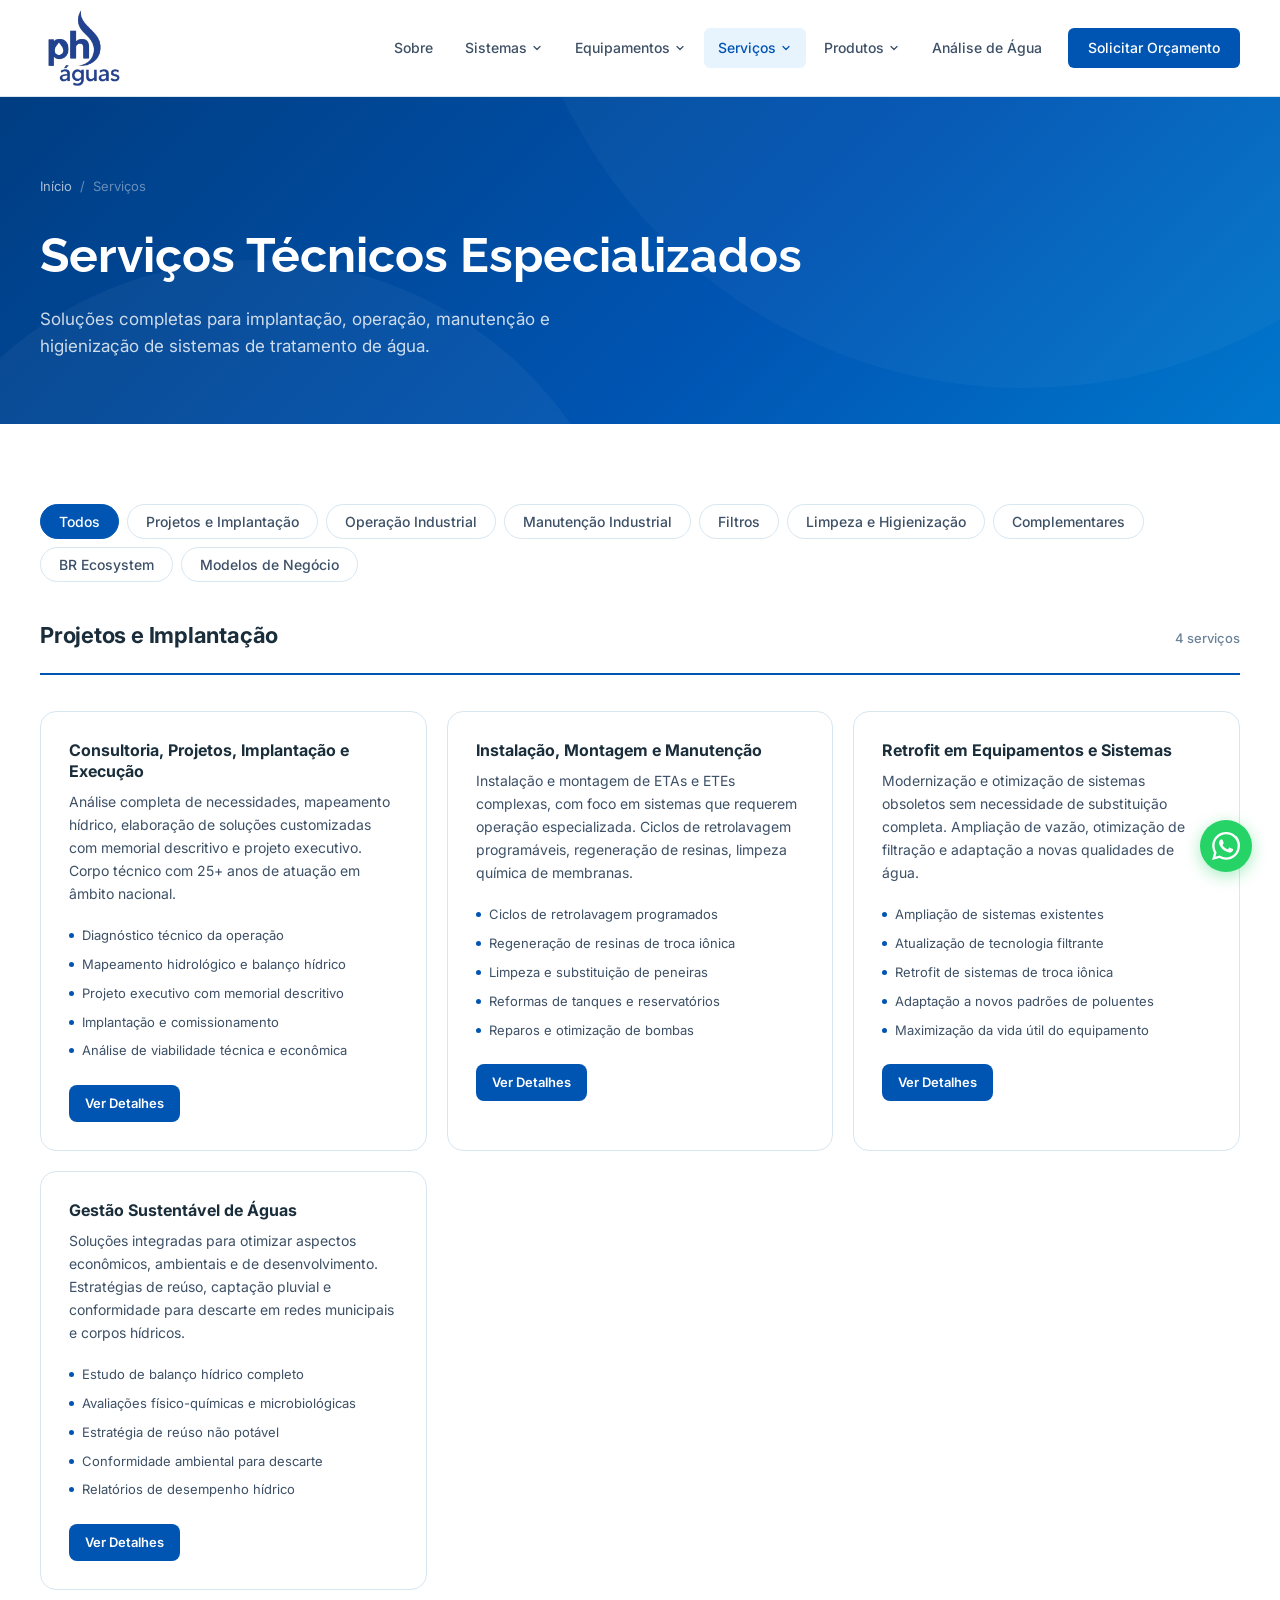
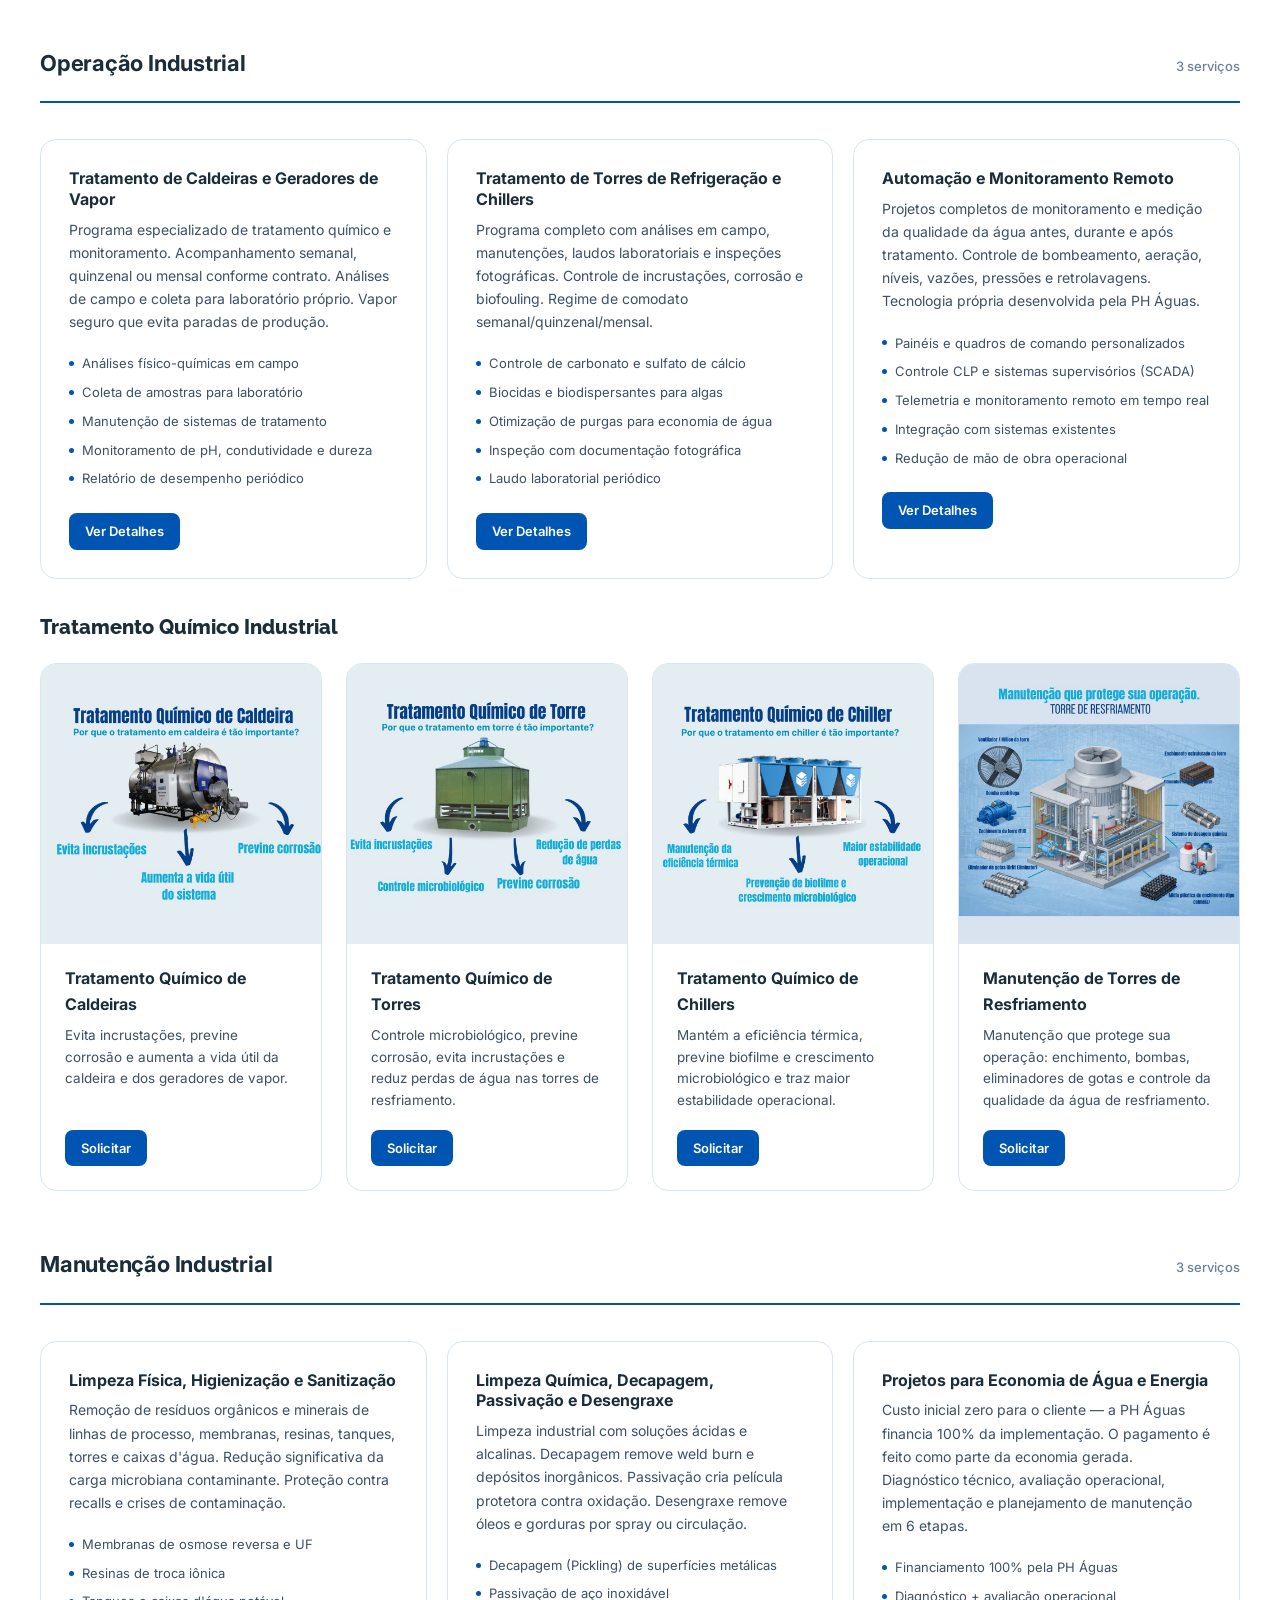
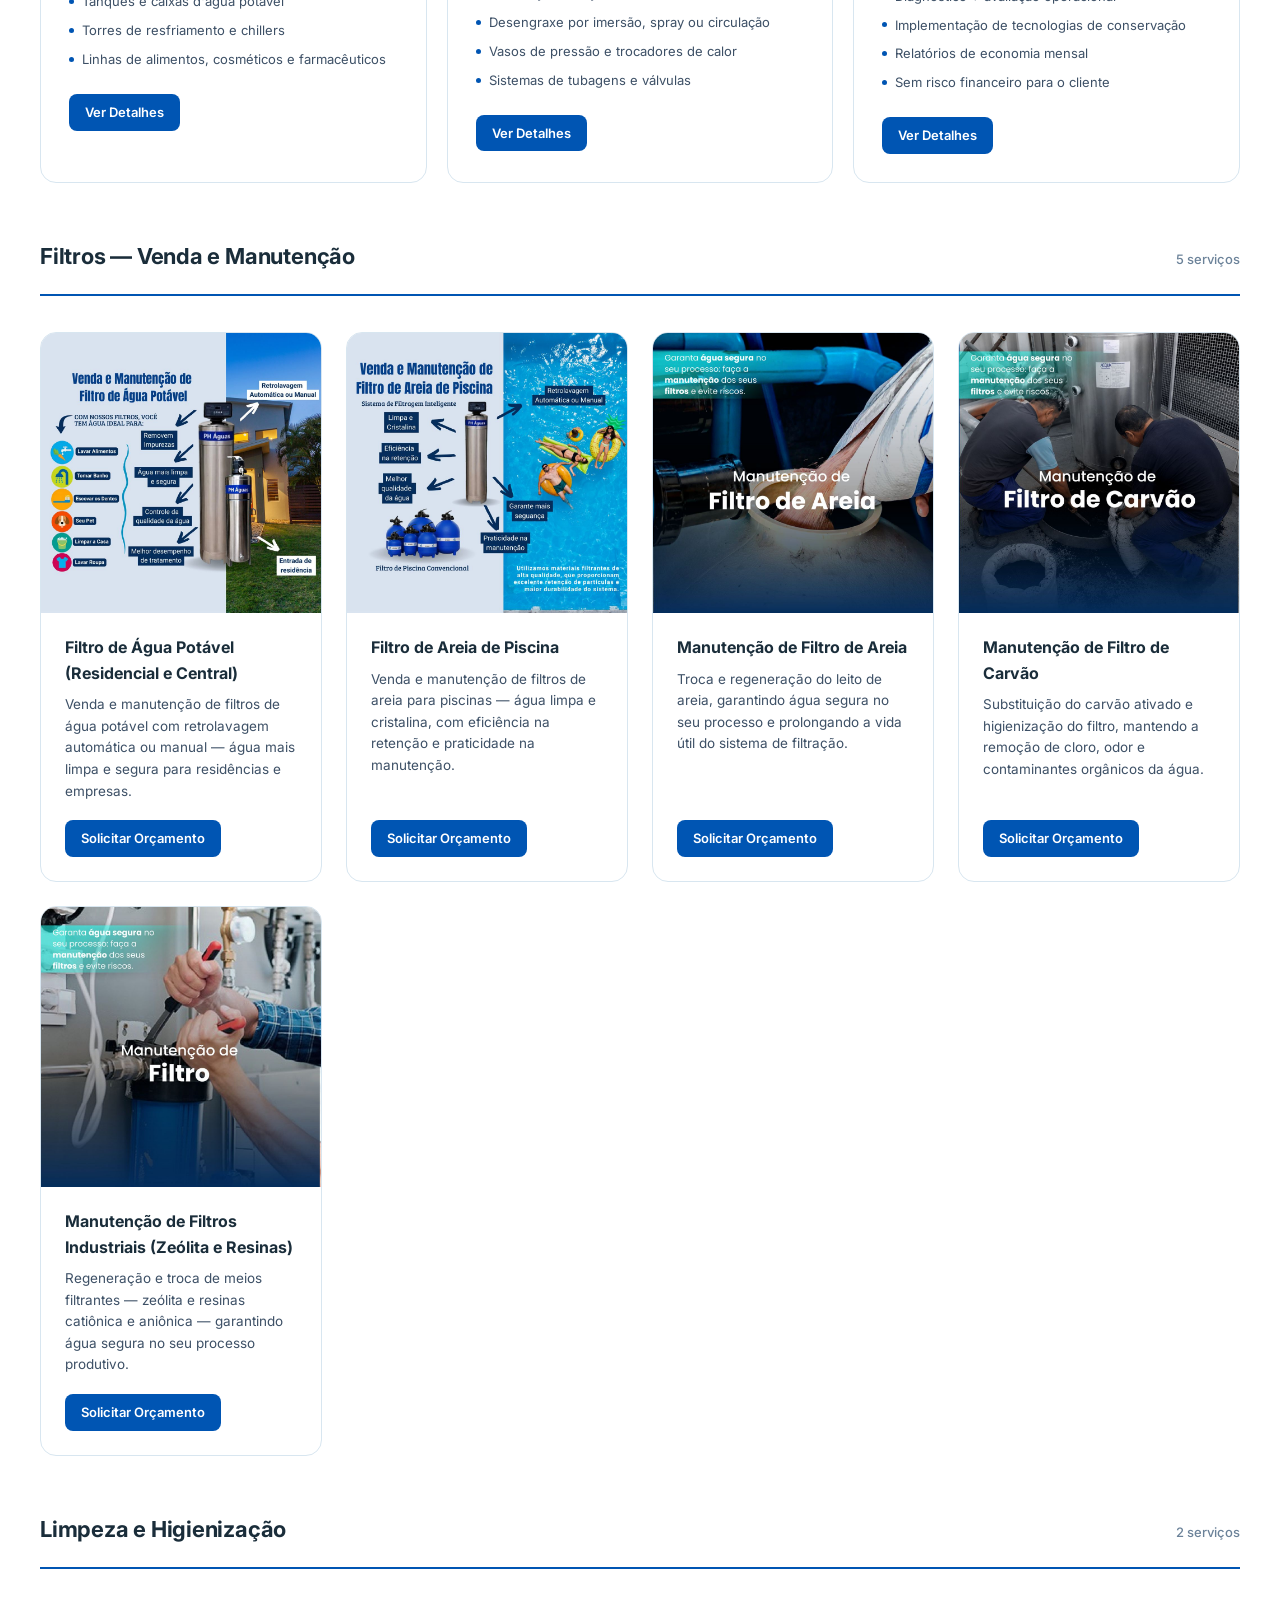
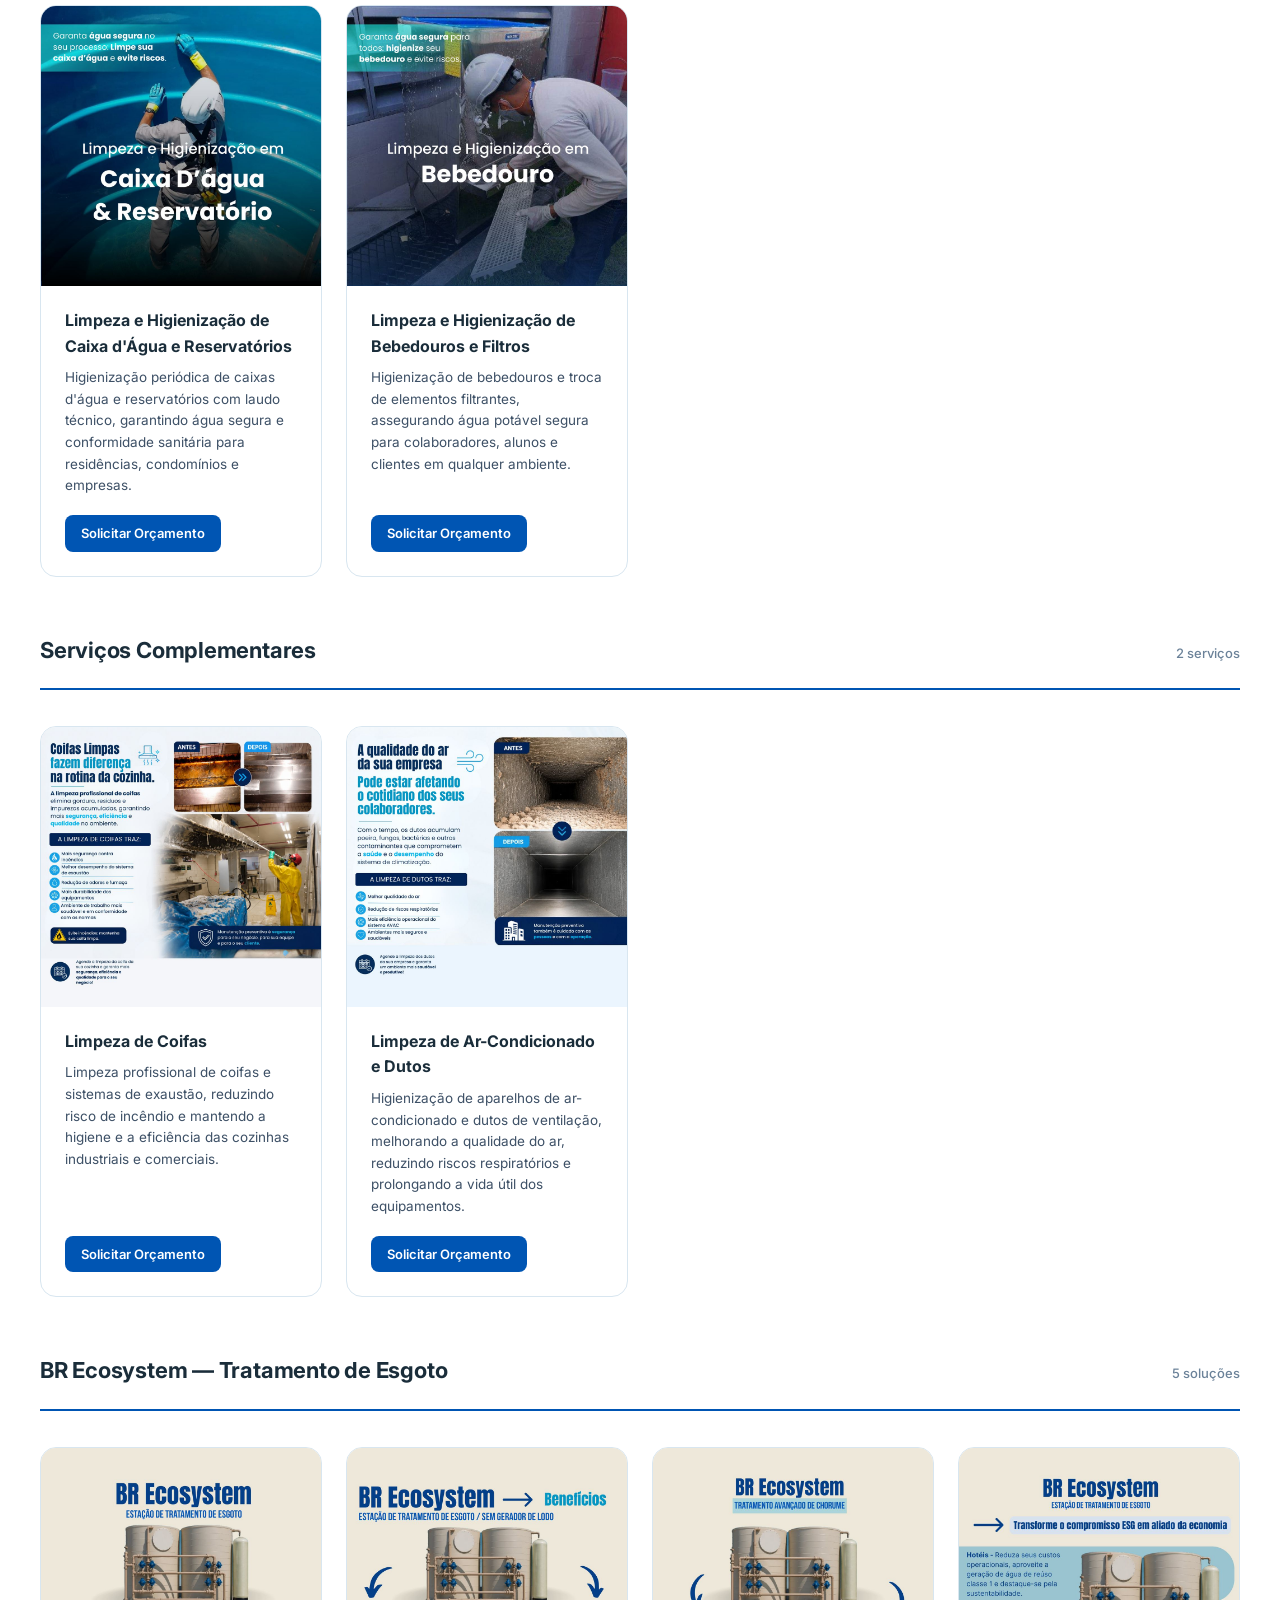
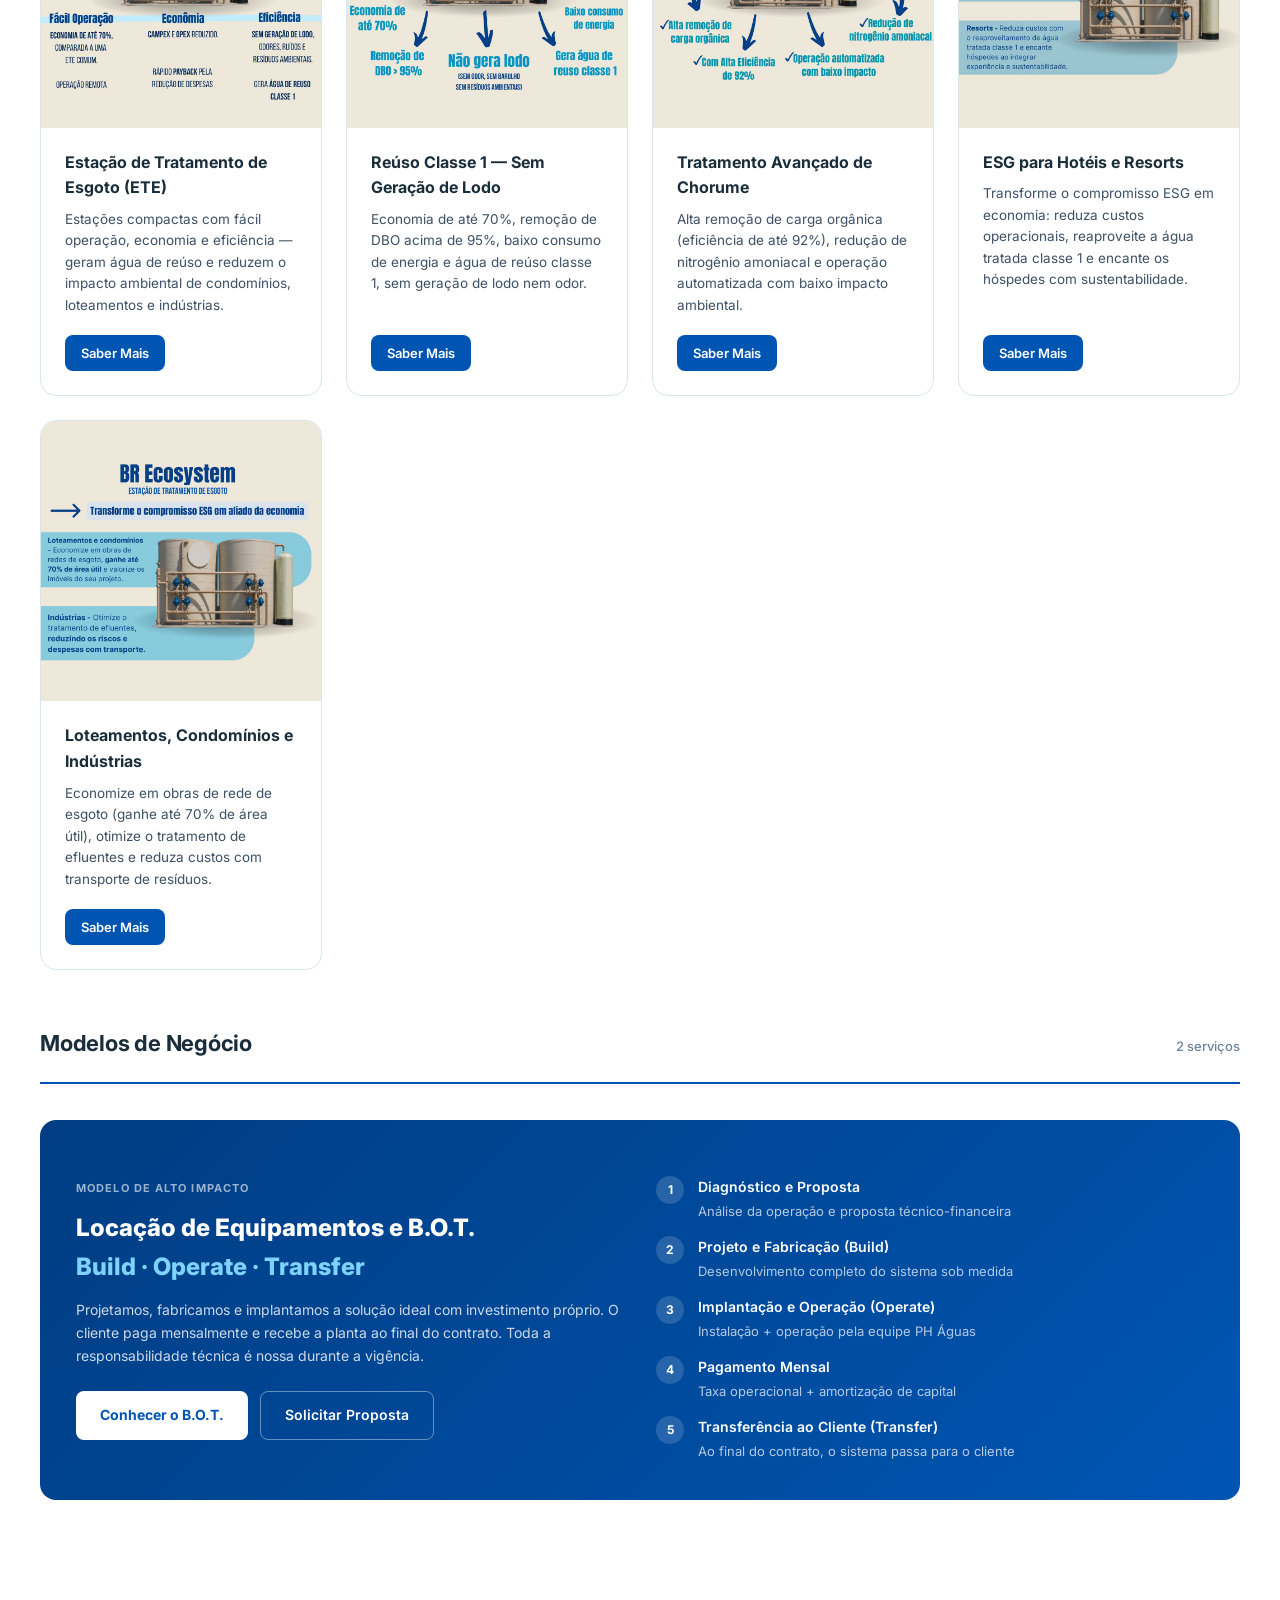
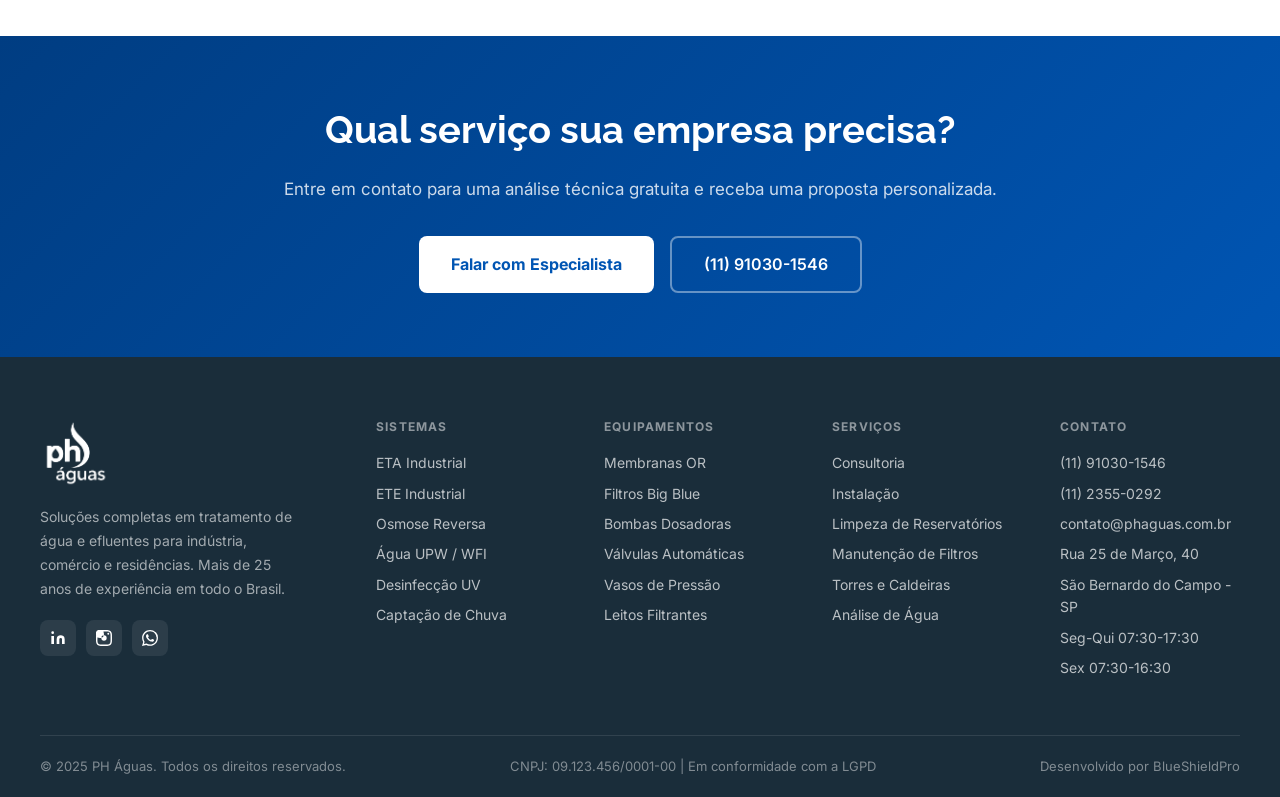
<file: servicos.html>
<!DOCTYPE html>
<html lang="pt-BR">
<head>
  <meta charset="UTF-8">
  <meta name="viewport" content="width=device-width, initial-scale=1.0">
  <title>Serviços — PH Águas</title>
  <meta name="description" content="12 serviços técnicos em tratamento de água: consultoria, instalação, caldeiras, torres, automação, retrofit, limpeza química e locação B.O.T.">
  <link rel="preconnect" href="https://fonts.googleapis.com">
  <link href="https://fonts.googleapis.com/css2?family=Inter:wght@300;400;500;600;700&family=Raleway:wght@700;800&display=swap" rel="stylesheet">
  <link rel="icon" type="image/png" href="images/brand/logo-mark.png">
  <link rel="stylesheet" href="styles/main.css">
  <style>
    .srv-family { margin-bottom: 56px; }
    .srv-grid { display: grid; grid-template-columns: repeat(auto-fill, minmax(300px,1fr)); gap: 20px; }
    .srv-card { background: var(--white); border: 1px solid var(--gray-border); border-radius: var(--radius-lg); padding: 28px; transition: all var(--transition); }
    .srv-card:hover { box-shadow: var(--shadow-lg); border-color: var(--blue); transform: translateY(-3px); }
    .srv-icon { width: 52px; height: 52px; border-radius: 12px; background: var(--blue-light); display: flex; align-items: center; justify-content: center; margin-bottom: 16px; }
    .srv-icon svg { width: 24px; stroke: var(--blue); fill: none; stroke-width: 1.8; }
    .srv-title { font-size: 16px; font-weight: 700; color: var(--text-dark); margin-bottom: 8px; }
    .srv-desc { font-size: 14px; color: var(--text); line-height: 1.65; margin-bottom: 16px; }
    .srv-list { list-style: none; margin-bottom: 20px; }
    .srv-list li { font-size: 13px; color: var(--text); padding: 4px 0; display: flex; align-items: center; gap: 8px; }
    .srv-list li::before { content: ''; width: 5px; height: 5px; border-radius: 50%; background: var(--blue); flex-shrink: 0; }

    .bot-highlight {
      background: linear-gradient(135deg, var(--blue-dark), var(--blue));
      border-radius: var(--radius-lg); padding: 36px; color: white;
      grid-column: 1 / -1;
    }
    .bot-grid { display: grid; grid-template-columns: 1fr 1fr; gap: 32px; align-items: center; }
    .bot-steps { display: flex; flex-direction: column; gap: 12px; margin-top: 20px; }
    .bot-step { display: flex; gap: 14px; align-items: flex-start; }
    .bot-num { width: 28px; height: 28px; border-radius: 50%; background: rgba(255,255,255,.15); display: flex; align-items: center; justify-content: center; font-size: 12px; font-weight: 700; flex-shrink: 0; }
    .bot-text strong { display: block; font-size: 14px; font-weight: 600; }
    .bot-text span { font-size: 13px; color: rgba(255,255,255,.7); }

    @media(max-width:768px){ .bot-grid { grid-template-columns: 1fr; } .bot-highlight { grid-column: 1; } }

    .srv-photo-grid { display: grid; grid-template-columns: repeat(auto-fill, minmax(280px,1fr)); gap: 24px; }
    .srv-photo-card { background: var(--white); border: 1px solid var(--gray-border); border-radius: var(--radius-lg); overflow: hidden; display: flex; flex-direction: column; transition: all var(--transition); }
    .srv-photo-card:hover { box-shadow: var(--shadow-lg); border-color: var(--blue); transform: translateY(-4px); }
    .srv-photo-card img { width: 100%; aspect-ratio: 1/1; object-fit: cover; display: block; background: var(--blue-pale); }
    .srv-photo-body { padding: 22px 24px 24px; display: flex; flex-direction: column; flex: 1; }
    .srv-photo-title { font-size: 16px; font-weight: 700; color: var(--text-dark); margin-bottom: 8px; }
    .srv-photo-desc { font-size: 13.5px; color: var(--text); line-height: 1.6; margin-bottom: 18px; flex: 1; }
    .srv-photo-body .btn { align-self: flex-start; }
  </style>
</head>
<body class="page-content">

  <div class="page-hero">
    <div class="container">
      <div class="breadcrumb"><a href="index.html">Início</a><span>/</span><span>Serviços</span></div>
      <h1>Serviços Técnicos Especializados</h1>
      <p>Soluções completas para implantação, operação, manutenção e higienização de sistemas de tratamento de água.</p>
    </div>
  </div>

  <section class="section">
    <div class="container">

      <div class="filter-tabs">
        <button class="filter-tab active" data-filter="all">Todos</button>
        <button class="filter-tab" data-filter="projetos">Projetos e Implantação</button>
        <button class="filter-tab" data-filter="operacao">Operação Industrial</button>
        <button class="filter-tab" data-filter="manutencao">Manutenção Industrial</button>
        <button class="filter-tab" data-filter="filtros">Filtros</button>
        <button class="filter-tab" data-filter="limpeza">Limpeza e Higienização</button>
        <button class="filter-tab" data-filter="complementares">Complementares</button>
        <button class="filter-tab" data-filter="br-ecosystem">BR Ecosystem</button>
        <button class="filter-tab" data-filter="negocios">Modelos de Negócio</button>
      </div>

      <!-- PROJETOS E IMPLANTAÇÃO -->
      <div class="srv-family" id="srv-projetos" data-family="projetos">
        <div class="family-header">
          <span class="family-name">Projetos e Implantação</span>
          <span class="family-count">4 serviços</span>
        </div>
        <div class="srv-grid">

          <div class="srv-card fade-up" data-delay="0">

            <div class="srv-title">Consultoria, Projetos, Implantação e Execução</div>
            <div class="srv-desc">Análise completa de necessidades, mapeamento hídrico, elaboração de soluções customizadas com memorial descritivo e projeto executivo. Corpo técnico com 25+ anos de atuação em âmbito nacional.</div>
            <ul class="srv-list">
              <li>Diagnóstico técnico da operação</li>
              <li>Mapeamento hidrológico e balanço hídrico</li>
              <li>Projeto executivo com memorial descritivo</li>
              <li>Implantação e comissionamento</li>
              <li>Análise de viabilidade técnica e econômica</li>
            </ul>
            <a href="servico.html?id=consultoria" class="btn btn-primary btn-sm">Ver Detalhes</a>
          </div>

          <div class="srv-card fade-up" data-delay="80">

            <div class="srv-title">Instalação, Montagem e Manutenção</div>
            <div class="srv-desc">Instalação e montagem de ETAs e ETEs complexas, com foco em sistemas que requerem operação especializada. Ciclos de retrolavagem programáveis, regeneração de resinas, limpeza química de membranas.</div>
            <ul class="srv-list">
              <li>Ciclos de retrolavagem programados</li>
              <li>Regeneração de resinas de troca iônica</li>
              <li>Limpeza e substituição de peneiras</li>
              <li>Reformas de tanques e reservatórios</li>
              <li>Reparos e otimização de bombas</li>
            </ul>
            <a href="servico.html?id=instalacao" class="btn btn-primary btn-sm">Ver Detalhes</a>
          </div>

          <div class="srv-card fade-up" data-delay="160">

            <div class="srv-title">Retrofit em Equipamentos e Sistemas</div>
            <div class="srv-desc">Modernização e otimização de sistemas obsoletos sem necessidade de substituição completa. Ampliação de vazão, otimização de filtração e adaptação a novas qualidades de água.</div>
            <ul class="srv-list">
              <li>Ampliação de sistemas existentes</li>
              <li>Atualização de tecnologia filtrante</li>
              <li>Retrofit de sistemas de troca iônica</li>
              <li>Adaptação a novos padrões de poluentes</li>
              <li>Maximização da vida útil do equipamento</li>
            </ul>
            <a href="servico.html?id=retrofit" class="btn btn-primary btn-sm">Ver Detalhes</a>
          </div>

          <div class="srv-card fade-up" data-delay="240">

            <div class="srv-title">Gestão Sustentável de Águas</div>
            <div class="srv-desc">Soluções integradas para otimizar aspectos econômicos, ambientais e de desenvolvimento. Estratégias de reúso, captação pluvial e conformidade para descarte em redes municipais e corpos hídricos.</div>
            <ul class="srv-list">
              <li>Estudo de balanço hídrico completo</li>
              <li>Avaliações físico-químicas e microbiológicas</li>
              <li>Estratégia de reúso não potável</li>
              <li>Conformidade ambiental para descarte</li>
              <li>Relatórios de desempenho hídrico</li>
            </ul>
            <a href="servico.html?id=gestao-sustentavel" class="btn btn-primary btn-sm">Ver Detalhes</a>
          </div>

        </div>
      </div>

      <!-- OPERAÇÃO INDUSTRIAL -->
      <div class="srv-family" id="srv-operacao" data-family="operacao">
        <div class="family-header">
          <span class="family-name">Operação Industrial</span>
          <span class="family-count">3 serviços</span>
        </div>
        <div class="srv-grid">

          <div class="srv-card fade-up" data-delay="0">

            <div class="srv-title">Tratamento de Caldeiras e Geradores de Vapor</div>
            <div class="srv-desc">Programa especializado de tratamento químico e monitoramento. Acompanhamento semanal, quinzenal ou mensal conforme contrato. Análises de campo e coleta para laboratório próprio. Vapor seguro que evita paradas de produção.</div>
            <ul class="srv-list">
              <li>Análises físico-químicas em campo</li>
              <li>Coleta de amostras para laboratório</li>
              <li>Manutenção de sistemas de tratamento</li>
              <li>Monitoramento de pH, condutividade e dureza</li>
              <li>Relatório de desempenho periódico</li>
            </ul>
            <a href="servico.html?id=caldeiras-servico" class="btn btn-primary btn-sm">Ver Detalhes</a>
          </div>

          <div class="srv-card fade-up" data-delay="80">

            <div class="srv-title">Tratamento de Torres de Refrigeração e Chillers</div>
            <div class="srv-desc">Programa completo com análises em campo, manutenções, laudos laboratoriais e inspeções fotográficas. Controle de incrustações, corrosão e biofouling. Regime de comodato semanal/quinzenal/mensal.</div>
            <ul class="srv-list">
              <li>Controle de carbonato e sulfato de cálcio</li>
              <li>Biocidas e biodispersantes para algas</li>
              <li>Otimização de purgas para economia de água</li>
              <li>Inspeção com documentação fotográfica</li>
              <li>Laudo laboratorial periódico</li>
            </ul>
            <a href="servico.html?id=torres-servico" class="btn btn-primary btn-sm">Ver Detalhes</a>
          </div>

          <div class="srv-card fade-up" data-delay="160">

            <div class="srv-title">Automação e Monitoramento Remoto</div>
            <div class="srv-desc">Projetos completos de monitoramento e medição da qualidade da água antes, durante e após tratamento. Controle de bombeamento, aeração, níveis, vazões, pressões e retrolavagens. Tecnologia própria desenvolvida pela PH Águas.</div>
            <ul class="srv-list">
              <li>Painéis e quadros de comando personalizados</li>
              <li>Controle CLP e sistemas supervisórios (SCADA)</li>
              <li>Telemetria e monitoramento remoto em tempo real</li>
              <li>Integração com sistemas existentes</li>
              <li>Redução de mão de obra operacional</li>
            </ul>
            <a href="servico.html?id=automacao" class="btn btn-primary btn-sm">Ver Detalhes</a>
          </div>

        </div>

        <h3 style="font-family:var(--font-display);font-size:20px;font-weight:800;color:var(--text-dark);margin:32px 0 20px">Tratamento Químico Industrial</h3>
        <div class="srv-photo-grid">
          <div class="srv-photo-card fade-up">
            <img src="images/artes/tratamento-caldeira.jpg" alt="Tratamento químico de caldeiras e geradores de vapor" loading="lazy">
            <div class="srv-photo-body">
              <div class="srv-photo-title">Tratamento Químico de Caldeiras</div>
              <div class="srv-photo-desc">Evita incrustações, previne corrosão e aumenta a vida útil da caldeira e dos geradores de vapor.</div>
              <a href="https://wa.me/5511910301546?text=Olá,%20gostaria%20de%20saber%20sobre%20tratamento%20de%20caldeiras" class="btn btn-primary btn-sm" target="_blank" rel="noopener">Solicitar</a>
            </div>
          </div>
          <div class="srv-photo-card fade-up" data-delay="80">
            <img src="images/artes/tratamento-torre.jpg" alt="Tratamento químico de torres de resfriamento" loading="lazy">
            <div class="srv-photo-body">
              <div class="srv-photo-title">Tratamento Químico de Torres</div>
              <div class="srv-photo-desc">Controle microbiológico, previne corrosão, evita incrustações e reduz perdas de água nas torres de resfriamento.</div>
              <a href="https://wa.me/5511910301546?text=Olá,%20gostaria%20de%20saber%20sobre%20tratamento%20de%20torres" class="btn btn-primary btn-sm" target="_blank" rel="noopener">Solicitar</a>
            </div>
          </div>
          <div class="srv-photo-card fade-up" data-delay="160">
            <img src="images/artes/tratamento-chiller.jpg" alt="Tratamento químico de chillers" loading="lazy">
            <div class="srv-photo-body">
              <div class="srv-photo-title">Tratamento Químico de Chillers</div>
              <div class="srv-photo-desc">Mantém a eficiência térmica, previne biofilme e crescimento microbiológico e traz maior estabilidade operacional.</div>
              <a href="https://wa.me/5511910301546?text=Olá,%20gostaria%20de%20saber%20sobre%20tratamento%20de%20chillers" class="btn btn-primary btn-sm" target="_blank" rel="noopener">Solicitar</a>
            </div>
          </div>
          <div class="srv-photo-card fade-up" data-delay="240">
            <img src="images/artes/torre-diagrama.jpg" alt="Manutenção de torre de resfriamento" loading="lazy">
            <div class="srv-photo-body">
              <div class="srv-photo-title">Manutenção de Torres de Resfriamento</div>
              <div class="srv-photo-desc">Manutenção que protege sua operação: enchimento, bombas, eliminadores de gotas e controle da qualidade da água de resfriamento.</div>
              <a href="https://wa.me/5511910301546?text=Olá,%20gostaria%20de%20saber%20sobre%20manutenção%20de%20torres" class="btn btn-primary btn-sm" target="_blank" rel="noopener">Solicitar</a>
            </div>
          </div>
        </div>
      </div>

      <!-- MANUTENÇÃO -->
      <div class="srv-family" id="srv-manutencao" data-family="manutencao">
        <div class="family-header">
          <span class="family-name">Manutenção Industrial</span>
          <span class="family-count">3 serviços</span>
        </div>
        <div class="srv-grid">

          <div class="srv-card fade-up" data-delay="0">

            <div class="srv-title">Limpeza Física, Higienização e Sanitização</div>
            <div class="srv-desc">Remoção de resíduos orgânicos e minerais de linhas de processo, membranas, resinas, tanques, torres e caixas d'água. Redução significativa da carga microbiana contaminante. Proteção contra recalls e crises de contaminação.</div>
            <ul class="srv-list">
              <li>Membranas de osmose reversa e UF</li>
              <li>Resinas de troca iônica</li>
              <li>Tanques e caixas d'água potável</li>
              <li>Torres de resfriamento e chillers</li>
              <li>Linhas de alimentos, cosméticos e farmacêuticos</li>
            </ul>
            <a href="servico.html?id=higienizacao" class="btn btn-primary btn-sm">Ver Detalhes</a>
          </div>

          <div class="srv-card fade-up" data-delay="80">

            <div class="srv-title">Limpeza Química, Decapagem, Passivação e Desengraxe</div>
            <div class="srv-desc">Limpeza industrial com soluções ácidas e alcalinas. Decapagem remove weld burn e depósitos inorgânicos. Passivação cria película protetora contra oxidação. Desengraxe remove óleos e gorduras por spray ou circulação.</div>
            <ul class="srv-list">
              <li>Decapagem (Pickling) de superfícies metálicas</li>
              <li>Passivação de aço inoxidável</li>
              <li>Desengraxe por imersão, spray ou circulação</li>
              <li>Vasos de pressão e trocadores de calor</li>
              <li>Sistemas de tubagens e válvulas</li>
            </ul>
            <a href="servico.html?id=limpeza-quimica" class="btn btn-primary btn-sm">Ver Detalhes</a>
          </div>

          <div class="srv-card fade-up" data-delay="160">

            <div class="srv-title">Projetos para Economia de Água e Energia</div>
            <div class="srv-desc">Custo inicial zero para o cliente — a PH Águas financia 100% da implementação. O pagamento é feito como parte da economia gerada. Diagnóstico técnico, avaliação operacional, implementação e planejamento de manutenção em 6 etapas.</div>
            <ul class="srv-list">
              <li>Financiamento 100% pela PH Águas</li>
              <li>Diagnóstico + avaliação operacional</li>
              <li>Implementação de tecnologias de conservação</li>
              <li>Relatórios de economia mensal</li>
              <li>Sem risco financeiro para o cliente</li>
            </ul>
            <a href="servico.html?id=economia-agua" class="btn btn-primary btn-sm">Ver Detalhes</a>
          </div>

        </div>
      </div>

      <!-- LIMPEZA E HIGIENIZAÇÃO -->
      <div class="srv-family" id="srv-filtros" data-family="filtros">
        <div class="family-header">
          <span class="family-name">Filtros — Venda e Manutenção</span>
          <span class="family-count">5 serviços</span>
        </div>
        <div class="srv-photo-grid">

          <div class="srv-photo-card fade-up" data-delay="0">
            <img src="images/artes/filtro-potavel.jpg" alt="Venda e manutenção de filtro de água potável" loading="lazy">
            <div class="srv-photo-body">
              <div class="srv-photo-title">Filtro de Água Potável (Residencial e Central)</div>
              <div class="srv-photo-desc">Venda e manutenção de filtros de água potável com retrolavagem automática ou manual — água mais limpa e segura para residências e empresas.</div>
              <a href="https://wa.me/5511910301546?text=Olá,%20gostaria%20de%20um%20orçamento%20para%20filtro%20de%20água%20potável" class="btn btn-primary btn-sm" target="_blank" rel="noopener">Solicitar Orçamento</a>
            </div>
          </div>

          <div class="srv-photo-card fade-up" data-delay="80">
            <img src="images/artes/filtro-piscina.jpg" alt="Venda e manutenção de filtro de areia de piscina" loading="lazy">
            <div class="srv-photo-body">
              <div class="srv-photo-title">Filtro de Areia de Piscina</div>
              <div class="srv-photo-desc">Venda e manutenção de filtros de areia para piscinas — água limpa e cristalina, com eficiência na retenção e praticidade na manutenção.</div>
              <a href="https://wa.me/5511910301546?text=Olá,%20gostaria%20de%20um%20orçamento%20para%20filtro%20de%20piscina" class="btn btn-primary btn-sm" target="_blank" rel="noopener">Solicitar Orçamento</a>
            </div>
          </div>

          <div class="srv-photo-card fade-up" data-delay="160">
            <img src="images/artes/manutencao-filtro-areia.jpg" alt="Manutenção de filtro de areia" loading="lazy">
            <div class="srv-photo-body">
              <div class="srv-photo-title">Manutenção de Filtro de Areia</div>
              <div class="srv-photo-desc">Troca e regeneração do leito de areia, garantindo água segura no seu processo e prolongando a vida útil do sistema de filtração.</div>
              <a href="https://wa.me/5511910301546?text=Olá,%20gostaria%20de%20um%20orçamento%20para%20manutenção%20de%20filtro%20de%20areia" class="btn btn-primary btn-sm" target="_blank" rel="noopener">Solicitar Orçamento</a>
            </div>
          </div>

          <div class="srv-photo-card fade-up" data-delay="240">
            <img src="images/artes/manutencao-filtro-carvao.jpg" alt="Manutenção de filtro de carvão" loading="lazy">
            <div class="srv-photo-body">
              <div class="srv-photo-title">Manutenção de Filtro de Carvão</div>
              <div class="srv-photo-desc">Substituição do carvão ativado e higienização do filtro, mantendo a remoção de cloro, odor e contaminantes orgânicos da água.</div>
              <a href="https://wa.me/5511910301546?text=Olá,%20gostaria%20de%20um%20orçamento%20para%20manutenção%20de%20filtro%20de%20carvão" class="btn btn-primary btn-sm" target="_blank" rel="noopener">Solicitar Orçamento</a>
            </div>
          </div>

          <div class="srv-photo-card fade-up" data-delay="320">
            <img src="images/artes/manutencao-filtro.jpg" alt="Manutenção geral de filtros industriais" loading="lazy">
            <div class="srv-photo-body">
              <div class="srv-photo-title">Manutenção de Filtros Industriais (Zeólita e Resinas)</div>
              <div class="srv-photo-desc">Regeneração e troca de meios filtrantes — zeólita e resinas catiônica e aniônica — garantindo água segura no seu processo produtivo.</div>
              <a href="https://wa.me/5511910301546?text=Olá,%20gostaria%20de%20um%20orçamento%20para%20manutenção%20de%20filtros%20industriais" class="btn btn-primary btn-sm" target="_blank" rel="noopener">Solicitar Orçamento</a>
            </div>
          </div>

        </div>
      </div>

      <!-- LIMPEZA E HIGIENIZAÇÃO -->
      <div class="srv-family" id="srv-limpeza" data-family="limpeza">
        <div class="family-header">
          <span class="family-name">Limpeza e Higienização</span>
          <span class="family-count">2 serviços</span>
        </div>
        <div class="srv-photo-grid">

          <div class="srv-photo-card fade-up" data-delay="0">
            <img src="images/artes/limpeza-caixa-dagua.jpg" alt="Limpeza e higienização de caixa d'água e reservatórios" loading="lazy">
            <div class="srv-photo-body">
              <div class="srv-photo-title">Limpeza e Higienização de Caixa d'Água e Reservatórios</div>
              <div class="srv-photo-desc">Higienização periódica de caixas d'água e reservatórios com laudo técnico, garantindo água segura e conformidade sanitária para residências, condomínios e empresas.</div>
              <a href="https://wa.me/5511910301546?text=Olá,%20gostaria%20de%20um%20orçamento%20para%20limpeza%20de%20caixa%20d'água%20e%20reservatórios" class="btn btn-primary btn-sm" target="_blank" rel="noopener">Solicitar Orçamento</a>
            </div>
          </div>

          <div class="srv-photo-card fade-up" data-delay="80">
            <img src="images/artes/limpeza-bebedouro.jpg" alt="Limpeza e higienização de bebedouros e filtros" loading="lazy">
            <div class="srv-photo-body">
              <div class="srv-photo-title">Limpeza e Higienização de Bebedouros e Filtros</div>
              <div class="srv-photo-desc">Higienização de bebedouros e troca de elementos filtrantes, assegurando água potável segura para colaboradores, alunos e clientes em qualquer ambiente.</div>
              <a href="https://wa.me/5511910301546?text=Olá,%20gostaria%20de%20um%20orçamento%20para%20limpeza%20de%20bebedouros%20e%20filtros" class="btn btn-primary btn-sm" target="_blank" rel="noopener">Solicitar Orçamento</a>
            </div>
          </div>

        </div>
      </div>

      <!-- SERVIÇOS COMPLEMENTARES -->
      <div class="srv-family" id="srv-complementares" data-family="complementares">
        <div class="family-header">
          <span class="family-name">Serviços Complementares</span>
          <span class="family-count">2 serviços</span>
        </div>
        <div class="srv-photo-grid">

          <div class="srv-photo-card fade-up" data-delay="0">
            <img src="images/artes/limpeza-coifas.jpg" alt="Limpeza profissional de coifas" loading="lazy">
            <div class="srv-photo-body">
              <div class="srv-photo-title">Limpeza de Coifas</div>
              <div class="srv-photo-desc">Limpeza profissional de coifas e sistemas de exaustão, reduzindo risco de incêndio e mantendo a higiene e a eficiência das cozinhas industriais e comerciais.</div>
              <a href="https://wa.me/5511910301546?text=Olá,%20gostaria%20de%20um%20orçamento%20para%20limpeza%20de%20coifas" class="btn btn-primary btn-sm" target="_blank" rel="noopener">Solicitar Orçamento</a>
            </div>
          </div>

          <div class="srv-photo-card fade-up" data-delay="160">
            <img src="images/artes/limpeza-dutos.jpg" alt="Limpeza de ar-condicionado e dutos" loading="lazy">
            <div class="srv-photo-body">
              <div class="srv-photo-title">Limpeza de Ar-Condicionado e Dutos</div>
              <div class="srv-photo-desc">Higienização de aparelhos de ar-condicionado e dutos de ventilação, melhorando a qualidade do ar, reduzindo riscos respiratórios e prolongando a vida útil dos equipamentos.</div>
              <a href="https://wa.me/5511910301546?text=Olá,%20gostaria%20de%20um%20orçamento%20para%20limpeza%20de%20ar-condicionado%20e%20dutos" class="btn btn-primary btn-sm" target="_blank" rel="noopener">Solicitar Orçamento</a>
            </div>
          </div>

        </div>
      </div>

      <!-- BR ECOSYSTEM -->
      <div class="srv-family" id="srv-br-ecosystem" data-family="br-ecosystem">
        <div class="family-header">
          <span class="family-name">BR Ecosystem — Tratamento de Esgoto</span>
          <span class="family-count">5 soluções</span>
        </div>
        <div class="srv-photo-grid">

          <div class="srv-photo-card fade-up" data-delay="0">
            <img src="images/artes/ete-br-ecosystem.jpg" alt="BR Ecosystem — Estação de Tratamento de Esgoto" loading="lazy">
            <div class="srv-photo-body">
              <div class="srv-photo-title">Estação de Tratamento de Esgoto (ETE)</div>
              <div class="srv-photo-desc">Estações compactas com fácil operação, economia e eficiência — geram água de reúso e reduzem o impacto ambiental de condomínios, loteamentos e indústrias.</div>
              <a href="https://wa.me/5511910301546?text=Olá,%20gostaria%20de%20saber%20sobre%20a%20ETE%20BR%20Ecosystem" class="btn btn-primary btn-sm" target="_blank" rel="noopener">Saber Mais</a>
            </div>
          </div>

          <div class="srv-photo-card fade-up" data-delay="80">
            <img src="images/artes/reuso-classe1.jpg" alt="Água de reúso classe 1 sem geração de lodo" loading="lazy">
            <div class="srv-photo-body">
              <div class="srv-photo-title">Reúso Classe 1 — Sem Geração de Lodo</div>
              <div class="srv-photo-desc">Economia de até 70%, remoção de DBO acima de 95%, baixo consumo de energia e água de reúso classe 1, sem geração de lodo nem odor.</div>
              <a href="https://wa.me/5511910301546?text=Olá,%20gostaria%20de%20saber%20sobre%20reúso%20classe%201" class="btn btn-primary btn-sm" target="_blank" rel="noopener">Saber Mais</a>
            </div>
          </div>

          <div class="srv-photo-card fade-up" data-delay="160">
            <img src="images/artes/chorume-br-ecosystem.jpg" alt="Tratamento avançado de chorume" loading="lazy">
            <div class="srv-photo-body">
              <div class="srv-photo-title">Tratamento Avançado de Chorume</div>
              <div class="srv-photo-desc">Alta remoção de carga orgânica (eficiência de até 92%), redução de nitrogênio amoniacal e operação automatizada com baixo impacto ambiental.</div>
              <a href="https://wa.me/5511910301546?text=Olá,%20gostaria%20de%20saber%20sobre%20tratamento%20de%20chorume" class="btn btn-primary btn-sm" target="_blank" rel="noopener">Saber Mais</a>
            </div>
          </div>

          <div class="srv-photo-card fade-up" data-delay="240">
            <img src="images/artes/esg-br-ecosystem.jpg" alt="BR Ecosystem para hotéis e resorts (ESG)" loading="lazy">
            <div class="srv-photo-body">
              <div class="srv-photo-title">ESG para Hotéis e Resorts</div>
              <div class="srv-photo-desc">Transforme o compromisso ESG em economia: reduza custos operacionais, reaproveite a água tratada classe 1 e encante os hóspedes com sustentabilidade.</div>
              <a href="https://wa.me/5511910301546?text=Olá,%20gostaria%20de%20saber%20sobre%20BR%20Ecosystem%20para%20hotéis%20e%20resorts" class="btn btn-primary btn-sm" target="_blank" rel="noopener">Saber Mais</a>
            </div>
          </div>

          <div class="srv-photo-card fade-up" data-delay="320">
            <img src="images/artes/loteamentos-br-ecosystem.jpg" alt="BR Ecosystem para loteamentos, condomínios e indústrias" loading="lazy">
            <div class="srv-photo-body">
              <div class="srv-photo-title">Loteamentos, Condomínios e Indústrias</div>
              <div class="srv-photo-desc">Economize em obras de rede de esgoto (ganhe até 70% de área útil), otimize o tratamento de efluentes e reduza custos com transporte de resíduos.</div>
              <a href="https://wa.me/5511910301546?text=Olá,%20gostaria%20de%20saber%20sobre%20BR%20Ecosystem%20para%20loteamentos%20e%20indústrias" class="btn btn-primary btn-sm" target="_blank" rel="noopener">Saber Mais</a>
            </div>
          </div>

        </div>
      </div>

      <!-- MODELOS DE NEGÓCIO -->
      <div class="srv-family" id="srv-negocios" data-family="negocios">
        <div class="family-header">
          <span class="family-name">Modelos de Negócio</span>
          <span class="family-count">2 serviços</span>
        </div>
        <div class="srv-grid">

          <div class="bot-highlight fade-up">
            <div class="bot-grid">
              <div>
                <div style="font-size:11px;font-weight:700;letter-spacing:.1em;text-transform:uppercase;color:rgba(255,255,255,.6);margin-bottom:12px">Modelo de Alto Impacto</div>
                <h3 style="font-size:24px;font-weight:800;margin-bottom:12px">Locação de Equipamentos e B.O.T.<br><span style="color:#7dd3fc">Build · Operate · Transfer</span></h3>
                <p style="font-size:14px;color:rgba(255,255,255,.8);line-height:1.65;margin-bottom:24px">Projetamos, fabricamos e implantamos a solução ideal com investimento próprio. O cliente paga mensalmente e recebe a planta ao final do contrato. Toda a responsabilidade técnica é nossa durante a vigência.</p>
                <div style="display:flex;gap:12px;flex-wrap:wrap">
                  <a href="contato.html?interesse=BOT" class="btn btn-white">Conhecer o B.O.T.</a>
                  <a href="contato.html" class="btn" style="border:1.5px solid rgba(255,255,255,.4);color:white;padding:12px 24px;border-radius:8px;font-size:14px;font-weight:600">Solicitar Proposta</a>
                </div>
              </div>
              <div>
                <div class="bot-steps">
                  <div class="bot-step"><div class="bot-num">1</div><div class="bot-text"><strong>Diagnóstico e Proposta</strong><span>Análise da operação e proposta técnico-financeira</span></div></div>
                  <div class="bot-step"><div class="bot-num">2</div><div class="bot-text"><strong>Projeto e Fabricação (Build)</strong><span>Desenvolvimento completo do sistema sob medida</span></div></div>
                  <div class="bot-step"><div class="bot-num">3</div><div class="bot-text"><strong>Implantação e Operação (Operate)</strong><span>Instalação + operação pela equipe PH Águas</span></div></div>
                  <div class="bot-step"><div class="bot-num">4</div><div class="bot-text"><strong>Pagamento Mensal</strong><span>Taxa operacional + amortização de capital</span></div></div>
                  <div class="bot-step"><div class="bot-num">5</div><div class="bot-text"><strong>Transferência ao Cliente (Transfer)</strong><span>Ao final do contrato, o sistema passa para o cliente</span></div></div>
                </div>
              </div>
            </div>
          </div>

        </div>
      </div>

    </div>
  </section>

  <div class="cta-band">
    <div class="container">
      <h2>Qual serviço sua empresa precisa?</h2>
      <p>Entre em contato para uma análise técnica gratuita e receba uma proposta personalizada.</p>
      <div class="actions">
        <a href="contato.html" class="btn btn-white btn-lg">Falar com Especialista</a>
        <a href="tel:+5511910301546" class="btn btn-outline btn-lg" style="border-color:rgba(255,255,255,.4);color:white;">(11) 91030-1546</a>
      </div>
    </div>
  </div>

  <script src="scripts/components.js"></script>
  <script src="scripts/main.js"></script>
</body>
</html>
</file>
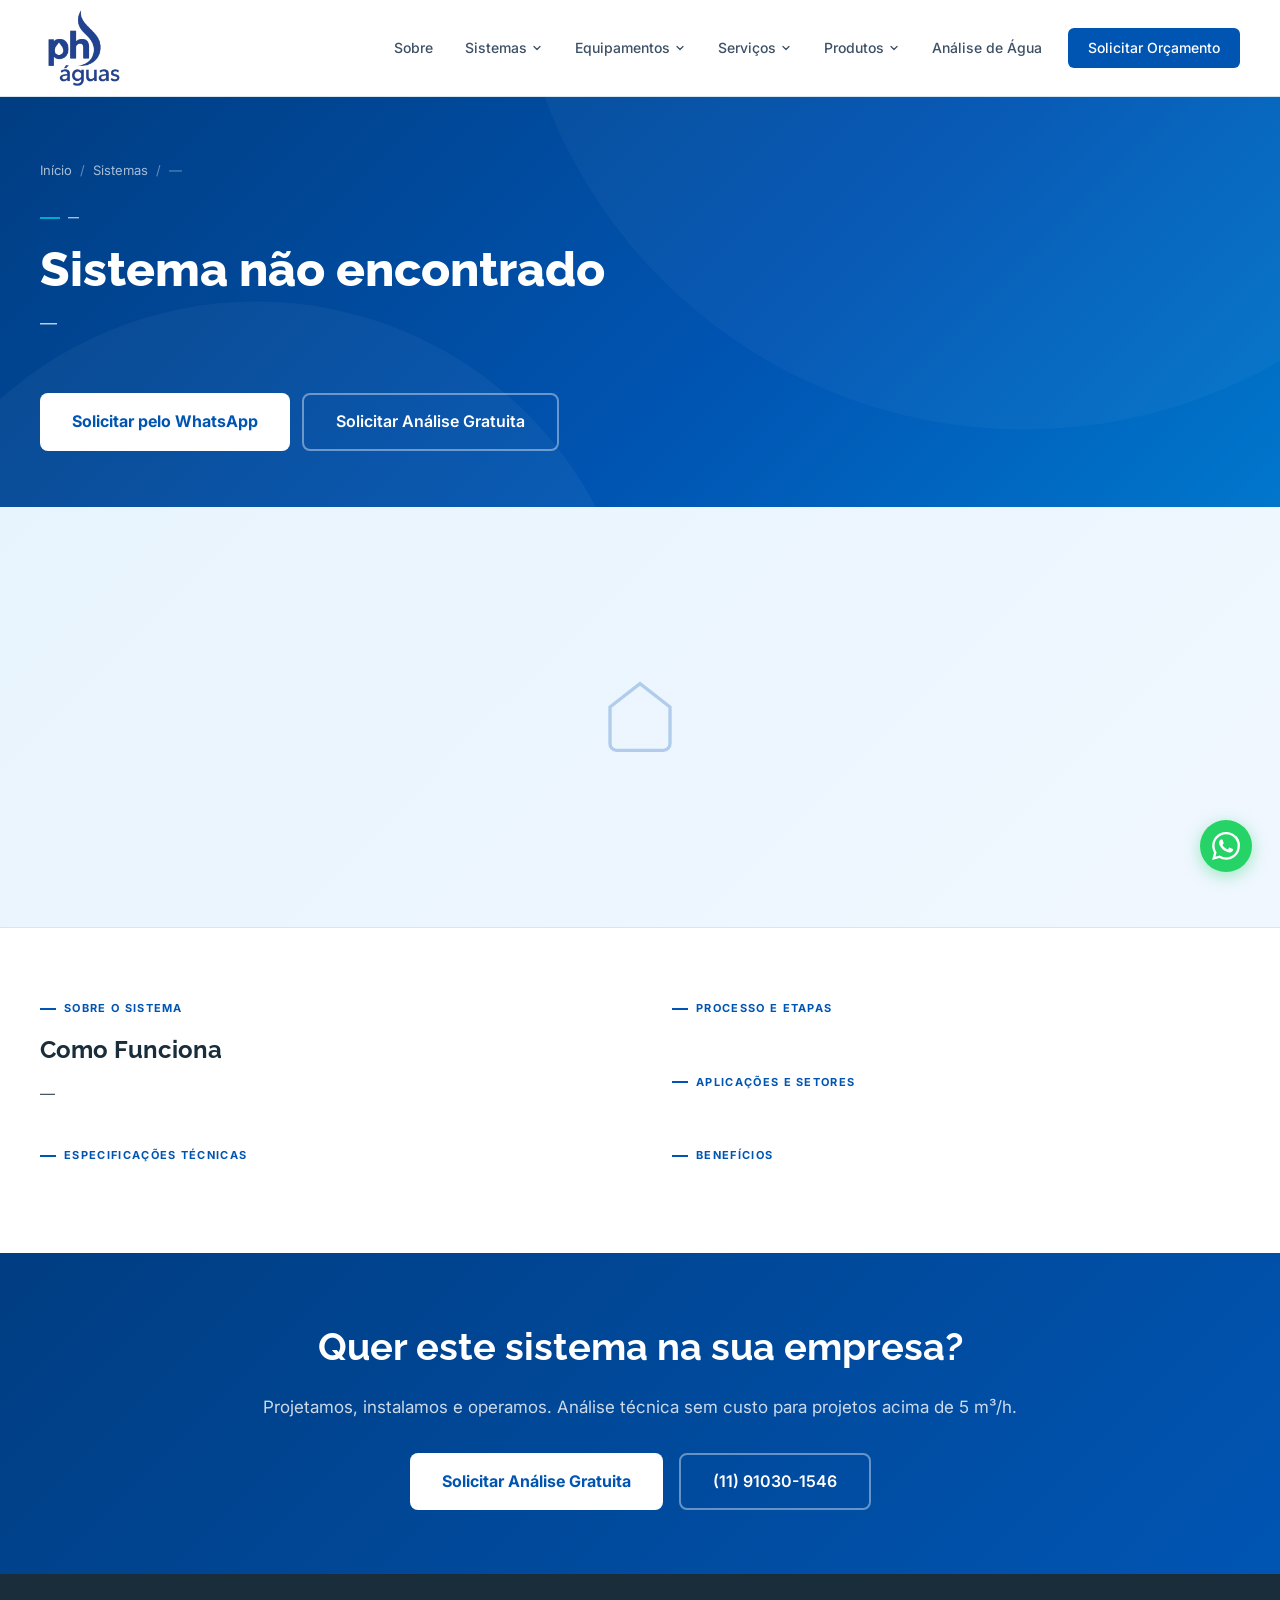
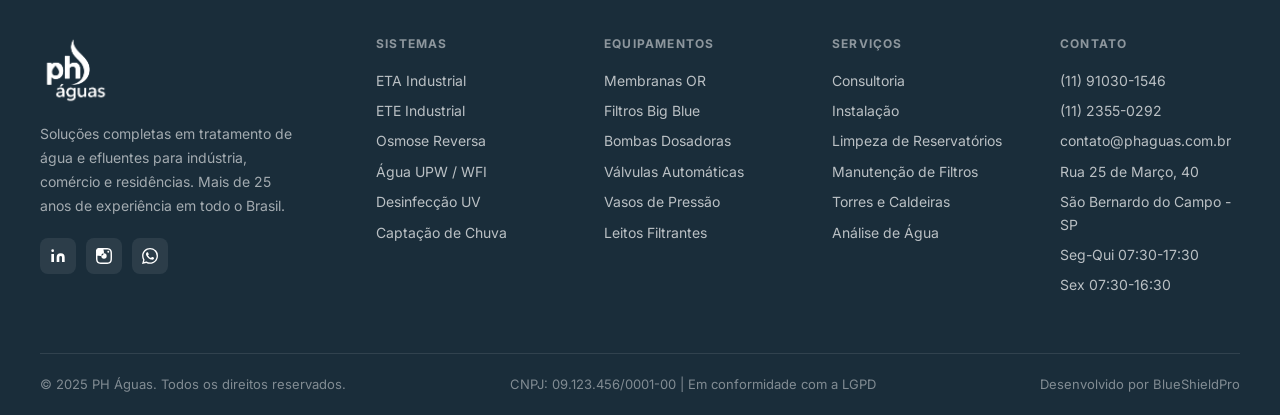
<file: sistema.html>
<!DOCTYPE html>
<html lang="pt-BR">
<head>
  <meta charset="UTF-8">
  <meta name="viewport" content="width=device-width, initial-scale=1.0">
  <title>Sistema — PH Águas</title>
  <link rel="preconnect" href="https://fonts.googleapis.com">
  <link href="https://fonts.googleapis.com/css2?family=Inter:wght@300;400;500;600;700&family=Raleway:wght@700;800&display=swap" rel="stylesheet">
  <link rel="icon" type="image/png" href="images/brand/logo-mark.png">
  <link rel="stylesheet" href="styles/main.css">
</head>
<body class="page-content">

  <div id="detail-hero" class="detail-hero">
    <div class="container">
      <div class="breadcrumb">
        <a href="index.html">Início</a><span>/</span>
        <a href="sistemas.html">Sistemas</a><span>/</span>
        <span id="d-breadcrumb">—</span>
      </div>
      <div class="detail-category-tag" id="d-category">—</div>
      <h1 id="d-name">—</h1>
      <p class="detail-hero-sub" id="d-short">—</p>
      <div class="detail-hero-chips" id="d-chips"></div>
      <div class="detail-hero-actions">
        <a id="d-wa" href="#" class="btn btn-white btn-lg" target="_blank">Solicitar pelo WhatsApp</a>
        <a href="contato.html" class="btn btn-lg" style="border:2px solid rgba(255,255,255,.4);color:white;padding:14px 32px;border-radius:8px;font-size:16px;font-weight:600;">Solicitar Análise Gratuita</a>
      </div>
    </div>
  </div>

  <div class="detail-img-section">
    <div class="detail-img-wrap" id="d-img-wrap">
      <div class="detail-img-placeholder" id="d-placeholder">
        <svg width="80" height="80" viewBox="0 0 24 24" fill="none" stroke="#0055B3" stroke-width="1" opacity=".25"><path d="M3 9l9-7 9 7v11a2 2 0 01-2 2H5a2 2 0 01-2-2z"/></svg>
      </div>
    </div>
  </div>

  <div class="detail-body">
    <div class="container">
      <div class="detail-grid">
        <div>
          <div class="detail-section-label">Sobre o Sistema</div>
          <div class="detail-section-title" id="d-about-title">Como Funciona</div>
          <div class="detail-text" id="d-desc">—</div>
          <div class="detail-section-label" style="margin-top:40px">Especificações Técnicas</div>
          <table class="detail-specs-table" id="d-specs"></table>
        </div>
        <div>
          <div class="detail-section-label">Processo e Etapas</div>
          <div class="detail-steps" id="d-steps"></div>
          <div class="detail-section-label" style="margin-top:40px">Aplicações e Setores</div>
          <ul class="detail-uses-list" id="d-uses"></ul>
          <div class="detail-section-label" style="margin-top:40px">Benefícios</div>
          <div class="detail-benefits" id="d-benefits"></div>
        </div>
      </div>
    </div>
  </div>

  <div class="cta-band">
    <div class="container">
      <h2>Quer este sistema na sua empresa?</h2>
      <p>Projetamos, instalamos e operamos. Análise técnica sem custo para projetos acima de 5 m³/h.</p>
      <div class="actions">
        <a href="contato.html" class="btn btn-white btn-lg">Solicitar Análise Gratuita</a>
        <a href="tel:+5511910301546" class="btn btn-outline btn-lg" style="border-color:rgba(255,255,255,.4);color:white;">(11) 91030-1546</a>
      </div>
    </div>
  </div>

  <script src="scripts/components.js"></script>
  <script src="scripts/main.js"></script>
  <script>
  const SISTEMAS = {
    'eta': {
      name: 'Estação de Tratamento de Água (ETA)',
      category: 'Filtração e Purificação',
      short: 'Sistemas completos para tornar água bruta em água potável ou industrial. Projeto, fabricação e instalação em todo o Brasil.',
      image: 'images/sistemas/carvao-troca-ionica.jpg',
      desc: 'A Estação de Tratamento de Água (ETA) é o conjunto de processos físicos, químicos e biológicos utilizados para converter água bruta captada de rios, poços, lagos ou chuva em água com qualidade adequada para consumo humano ou uso industrial. A PH Águas projeta ETAs compactas, modulares e automatizadas, dimensionadas conforme a qualidade da água bruta e a demanda do projeto — desde pequenas unidades comunitárias até grandes plantas industriais com capacidade de centenas de m³/h.',
      aboutTitle: 'O que é e como funciona uma ETA',
      specs: [
        ['Capacidade típica', '1 a 500 m³/h (projetos especiais: maior)'],
        ['Fonte de água', 'Rio, poço, lago, barragem ou chuva'],
        ['Processo', 'Coagulação + floculação + decantação + filtração + desinfecção'],
        ['Materiais', 'PRFV, aço inox, concreto, PEAD'],
        ['Automação', 'CLP + SCADA + telemetria'],
        ['Norma', 'ABNT NBR 12.216 / Portaria 888/2021'],
        ['Instalação', 'Skid modular ou construção civil'],
        ['Monitoramento', 'pH, turbidez, cloro, condutividade em tempo real'],
      ],
      steps: [
        ['Captação', 'Bombeamento da água bruta do manancial para o sistema de tratamento com grade de proteção contra sólidos grosseiros.'],
        ['Coagulação', 'Adição de coagulante (PAC ou sulfato de alumínio) para desestabilizar partículas coloidais em suspensão.'],
        ['Floculação', 'Agitação controlada que agrupa as partículas coaguladas em flocos maiores e mais pesados.'],
        ['Decantação', 'Separação gravitacional dos flocos por sedimentação em decantadores laminares ou convencionais.'],
        ['Filtração', 'Passagem da água pelos leitos filtrantes (areia, antracito ou zeólita) para remoção de partículas residuais.'],
        ['Desinfecção', 'Adição de cloro, ozônio ou irradiação UV para eliminação de micro-organismos patogênicos.'],
        ['Distribuição', 'Armazenamento no reservatório e distribuição com pressão e qualidade monitoradas.'],
      ],
      uses: [
        'Abastecimento de condomínios, fazendas e comunidades rurais',
        'Água para processo industrial — alimentos, bebidas, cosméticos e farmacêutica',
        'Abastecimento de hotéis, resorts e complexos turísticos',
        'Captação e tratamento de água de chuva para reuso',
        'Pré-tratamento para sistemas de osmose reversa',
        'Municípios e saneamento básico',
      ],
      benefits: [
        ['Modular e escalável', 'Capacidade ampliável sem substituição do sistema existente.'],
        ['Automação total', 'Operação remota 24h com alertas em tempo real.'],
        ['Conformidade', 'Atende Portaria MS 888/2021 e normas ABNT.'],
        ['Baixo custo operacional', 'Otimização de consumo de reagentes e energia.'],
      ],
    },
    'osmose-dessalinizacao': {
      name: 'Dessalinização por Osmose Reversa',
      category: 'Filtração Avançada',
      short: 'Converte água do mar ou salobra em água doce de alta qualidade. Membranas de 0,001 micron com taxa de recuperação de até 90%.',
      image: 'images/sistemas/osmose-reversa.jpg',
      desc: 'A dessalinização por osmose reversa é o processo mais eficiente para produção de água doce a partir de água do mar (salinidade ~35.000 mg/L) ou salobra (1.000–10.000 mg/L). O sistema aplica pressão superior à pressão osmótica natural para forçar a passagem da água pura através de membranas semipermeáveis de 0,001 micron, retendo sal, bactérias, vírus e demais contaminantes. A PH Águas projeta sistemas de simples e duplo passo para diferentes necessidades de qualidade e volume, com pré-tratamento completo e recuperação de energia.',
      aboutTitle: 'Como a osmose reversa remove o sal',
      specs: [
        ['Pressão de operação', '15–70 bar (dependendo da salinidade)'],
        ['Taxa de recuperação', '35–50% (água do mar) / 70–85% (salobra)'],
        ['Rejeição de sais', '> 99%'],
        ['TDS produzido', '< 500 mg/L (potável) / < 50 mg/L (industrial)'],
        ['Configuração', 'Simples passo / duplo passo'],
        ['Pré-tratamento', 'Coagulação + filtração + microfiltração + ajuste pH'],
        ['Monitoramento', 'Fluxo, pressão, condutividade, SDI em tempo real'],
      ],
      steps: [
        ['Pré-filtração', 'Remoção de sólidos suspensos, turbidez e coloides por coagulação, filtração e cartuchos de 5 microns.'],
        ['Ajuste de pH e antiincrustante', 'Correção do pH e adição de antiincrustante para evitar fouling das membranas.'],
        ['Alta pressão', 'Bomba de alta pressão pressuriza a água bruta acima da pressão osmótica da solução.'],
        ['Membranas OR', 'A água pressurizada atravessa as membranas semipermeáveis. Água pura passa, sais e contaminantes são rejeitados.'],
        ['Pós-tratamento', 'Remineralização, ajuste de pH e desinfecção para garantir qualidade potável ou industrial.'],
        ['Recuperação de energia', 'Em plantas maiores, a pressão do concentrado é recuperada por dispositivos ERD para reduzir consumo energético.'],
      ],
      uses: [
        'Ilhas e regiões costeiras sem água doce disponível',
        'Embarcações e plataformas offshore',
        'Resorts, hotéis e pousadas em regiões litorâneas',
        'Indústrias que necessitam de água de baixa condutividade',
        'Abastecimento emergencial em secas e catástrofes',
        'Municípios no semiárido com água salobra de poços',
      ],
      benefits: [
        ['Alta eficiência', 'Remove > 99% de sais, bactérias e vírus em um único passo.'],
        ['Sem regenerantes', 'Não utiliza ácidos ou bases — menor custo de operação.'],
        ['Escalável', 'De 1 m³/dia a milhões de litros por dia.'],
        ['Sustentável', 'Recuperação de energia reduz consumo elétrico em até 40%.'],
      ],
    },
    'osmose-desmineralizacao': {
      name: 'Desmineralização por Osmose Reversa',
      category: 'Desmineralização',
      short: 'Remove sais, matéria orgânica e micro-organismos para aplicações industriais exigentes. Sem uso de ácidos ou bases no processo principal.',
      image: 'images/sistemas/desmi-osmose.jpg',
      desc: 'A desmineralização por osmose reversa utiliza membranas semipermeáveis para produzir água com baixíssima condutividade (< 10 µS/cm em simples passo, < 1 µS/cm em duplo passo) sem a necessidade de ácidos e bases para regeneração. É a tecnologia ideal para indústrias que precisam de água desmineralizada de forma contínua e econômica, como alimentação de caldeiras, produção farmacêutica, indústria de bebidas e processos de revestimento superficial. O sistema elimina carbonatos, sulfatos, cloretos, sílica e matéria orgânica com alta eficiência.',
      aboutTitle: 'Osmose reversa para desmineralização industrial',
      specs: [
        ['Condutividade permeado', '< 10 µS/cm (simples passo) / < 1 µS/cm (duplo passo)'],
        ['TDS de saída', '< 20 mg/L'],
        ['Rejeição de sílica', '> 96%'],
        ['Rejeição de bactérias', '> 99,9%'],
        ['Pressão de operação', '10–20 bar (água doce desmineralizada)'],
        ['Taxa de recuperação', '70–90%'],
        ['Norma farmacêutica', 'Compatível com USP Purified Water'],
        ['Pré-tratamento', 'Abrandamento + filtros + ajuste pH'],
      ],
      steps: [
        ['Abrandamento', 'Remoção de Ca²⁺ e Mg²⁺ por resinas catiônicas para proteger as membranas de incrustações.'],
        ['Filtração de segurança', 'Cartuchos de 5 e 1 micron para remoção de partículas antes das membranas.'],
        ['Osmose reversa 1° passo', 'Redução de 95–98% dos sais dissolvidos totais.'],
        ['Osmose reversa 2° passo', '(Opcional) Redução adicional para aplicações de alta pureza como farmacêutica e eletrônica.'],
        ['Polimento (opcional)', 'Eletrodeionização (CEDI) ou resinas de leito misto para condutividade < 0,1 µS/cm.'],
        ['Armazenamento e distribuição', 'Tanque com material adequado (PEAD, inox) e distribuição em loop sanitário.'],
      ],
      uses: [
        'Alimentação de caldeiras de vapor de baixa e média pressão',
        'Produção farmacêutica — Purified Water (USP)',
        'Indústria de alimentos e bebidas — água de processo',
        'Galvanoplastia e tratamento superficial de metais',
        'Laboratórios e institutos de pesquisa',
        'Fabricação de cosméticos e produtos de limpeza',
      ],
      benefits: [
        ['Sem regenerantes', 'Elimina uso de HCl e NaOH em regenerações contínuas.'],
        ['Alta pureza', 'Produz água de condutividade controlada e estável.'],
        ['Automação', 'Monitoramento contínuo de condutividade e fluxo.'],
        ['Menor espaço', 'Sistemas compactos em skid para fácil instalação.'],
      ],
    },
    'carvao-ativado': {
      name: 'Sistemas com Carvão Vegetal Ativado',
      category: 'Adsorção',
      short: 'Filtragem por adsorção para decloração, remoção de odores, sabores e compostos orgânicos. Carvão produzido de casca de coco.',
      image: 'images/sistemas/carvao-troca-ionica.jpg',
      desc: 'O carvão vegetal ativado (CAG) é um material poroso com área superficial extraordinariamente grande — até 1.200 m²/g — capaz de adsorver compostos orgânicos, cloro livre, cloraminas, odores, sabores e micropoluentes como pesticidas e solventes. Os sistemas de filtração com CAG são essenciais como etapa de pré-tratamento para osmose reversa (protegendo as membranas do cloro), purificação de água potável e tratamento de efluentes com compostos recalcitrantes. O carvão de casca de coco utilizado pela PH Águas apresenta microporosidade superior ao carvão mineral, ideal para remoção de compostos de baixo peso molecular.',
      aboutTitle: 'Como o carvão ativado purifica a água',
      specs: [
        ['Matéria-prima', 'Casca de coco (superior ao carvão mineral)'],
        ['Área superficial', '900–1.200 m²/g'],
        ['Granulometria típica', '0,6–2,0 mm (CAG) / 0,2–0,4 mm (CAP)'],
        ['pH de operação', '5,5–8,5'],
        ['Temperatura', 'Até 60°C'],
        ['EBCT (contato)', '5–15 minutos'],
        ['Retrolavagem', 'Periódica ou automática'],
        ['Vida útil', '1–5 anos (dependendo da carga orgânica)'],
      ],
      steps: [
        ['Pré-filtração', 'Remoção de sólidos em suspensão antes do leito de carvão para evitar colmatação precoce.'],
        ['Adsorção em leito fixo', 'A água percola pelo leito de carvão ativado. Compostos orgânicos, cloro e odores são adsorvidos na estrutura microporosa.'],
        ['Retrolavagem', 'Periodicamente, o leito é retrolavado para remover finos e manter a permeabilidade.'],
        ['Monitoramento', 'Análise de breakthrough (vazamento de cloro ou compostos orgânicos) indica quando o carvão precisa ser substituído ou reativado.'],
        ['Reativação/substituição', 'O carvão saturado pode ser enviado para reativação térmica ou substituído por novo.'],
      ],
      uses: [
        'Pré-tratamento obrigatório para sistemas de osmose reversa (remoção de cloro)',
        'Purificação de água potável — remoção de odor e sabor',
        'Indústrias alimentícias — água de processo sem cloro',
        'Aquários marinhos e ornamentais de grande porte',
        'Tratamento de efluentes com compostos orgânicos recalcitrantes',
        'Pré-tratamento para resinas de troca iônica e UV',
      ],
      benefits: [
        ['Amplo espectro', 'Remove cloro, THMs, pesticidas, solventes e odores.'],
        ['Natural e seguro', 'Sem adição de produtos químicos no processo.'],
        ['Versátil', 'Configurações manuais, automáticas e em skid.'],
        ['Reutilizável', 'Carvão pode ser reativado termicamente.'],
      ],
    },
    'troca-ionica': {
      name: 'Desmineralização por Troca Iônica',
      category: 'Troca Iônica',
      short: 'Produção de água desmineralizada de alta pureza por resinas catiônicas e aniônicas. Condutividade de 0,1 µS/cm em leito misto.',
      image: 'images/sistemas/carvao-troca-ionica.jpg',
      desc: 'A desmineralização por troca iônica utiliza resinas poliméricas carregadas para trocar íons indesejáveis da água por íons H⁺ (resina catiônica) e OH⁻ (resina aniônica), produzindo água pura. O sistema pode ser configurado em Coluna Dupla (catiônica + aniônica em série, produzindo água de 10–4 µS/cm), Mixed Bed — Leito Misto (resinas misturadas, < 1–0,1 µS/cm) ou combinações para água ultrapura abaixo de 0,1 µS/cm. É a tecnologia de referência para galvanoplastia, produção de vapor, laboratórios e eletrônica.',
      aboutTitle: 'Como funciona a troca iônica',
      specs: [
        ['Configurações', 'Coluna Dupla / Mixed Bed / combinadas'],
        ['Condutividade CD', '4–10 µS/cm'],
        ['Condutividade Mixed Bed', '0,05–0,1 µS/cm'],
        ['Resina catiônica', 'SAC — Ácido forte (H⁺)'],
        ['Resina aniônica', 'SBA — Base forte (OH⁻)'],
        ['Regenerante catiônica', 'HCl 8–10% ou H₂SO₄ 4–8%'],
        ['Regenerante aniônica', 'NaOH 4–6%'],
        ['Vida útil resinas', '3–7 anos'],
      ],
      steps: [
        ['Pré-tratamento', 'Abrandamento + filtração + carvão ativado para proteger as resinas de sólidos e cloro.'],
        ['Coluna catiônica', 'Resina ácido forte troca Ca²⁺, Mg²⁺, Na⁺, K⁺ e outros cátions por H⁺.'],
        ['Coluna aniônica', 'Resina base forte troca Cl⁻, SO₄²⁻, HCO₃⁻, SiO₂ e outros ânions por OH⁻.'],
        ['Mixed Bed (polimento)', 'Leito misto de resinas catiônica e aniônica em íntimo contato para condutividade < 0,1 µS/cm.'],
        ['Regeneração automática', 'Controlador detecta saturação por condutividade e inicia ciclo automático de regeneração.'],
        ['Armazenamento', 'Água desmineralizada armazenada em tanques de PEAD ou inox com sistema sanitário.'],
      ],
      uses: [
        'Caldeiras de vapor — água de reposição de alta pureza',
        'Galvanoplastia e tratamento superficial de metais preciosos',
        'Produção de eletrônicos e semicondutores',
        'Laboratórios de análise e pesquisa',
        'Indústria farmacêutica — água purificada USP',
        'Processos de pintura e revestimento por eletrodeposição',
      ],
      benefits: [
        ['Alta pureza garantida', 'Condutividade < 0,1 µS/cm em leito misto.'],
        ['Regeneração no local', 'Sistema regenera com ácido e base — sem troca de resinas.'],
        ['Controle automático', 'Regeneração por condutividade, temporizador ou volume.'],
        ['Custo previsível', 'Consumo de reagentes proporcional ao volume produzido.'],
      ],
    },
    'abrandamento': {
      name: 'Abrandamento da Água',
      category: 'Tratamento de Dureza',
      short: 'Elimina totalmente a dureza da água (Ca²⁺ e Mg²⁺) prevenindo incrustações em caldeiras, lavanderias e torres. Sistema automático em skid.',
      image: 'images/sistemas/abrandador.jpg',
      desc: 'O abrandamento é o processo de remoção de íons de cálcio (Ca²⁺) e magnésio (Mg²⁺) responsáveis pela dureza da água — principal causa de incrustações em caldeiras, tubulações, trocadores de calor, lavanderias e torres de resfriamento. O sistema utiliza resinas catiônicas na forma sódica (Na⁺) que trocam Ca²⁺ e Mg²⁺ por Na⁺, não percebido pelo paladar e não causador de incrustações. A regeneração é simples — salmoura de cloreto de sódio (NaCl) — e pode ser programada por temporizador, volume ou condutividade. A PH Águas fornece sistemas desde 0,5 m³/h para residências até 100 m³/h para grandes indústrias.',
      aboutTitle: 'Como o abrandamento elimina a dureza',
      specs: [
        ['Resina utilizada', 'SAC Sódica (Na⁺) — ácido forte'],
        ['Remoção de dureza', '> 99% (saída ≈ 0 mg/L CaCO₃)'],
        ['Regenerante', 'Cloreto de sódio — sal industrial'],
        ['Capacidade de troca', '≥ 45 g CaCO₃ / litro de resina'],
        ['Frequência regeneração', 'Por volume ou temporizador (automático)'],
        ['Temperatura', 'Até 60°C (com resina adequada)'],
        ['Controle', 'Válvula automática multivias programável'],
        ['Skid', 'Modular, plug-and-play, instalação rápida'],
      ],
      steps: [
        ['Entrada da água dura', 'Água com Ca²⁺ e Mg²⁺ entra pelo topo do vaso de pressão PRFV ou aço.'],
        ['Troca iônica', 'A resina catiônica Na⁺ captura Ca²⁺ e Mg²⁺, liberando Na⁺ na água tratada.'],
        ['Monitoramento', 'Condutivímetro ou durômetro verifica continuamente a qualidade da água abrandada.'],
        ['Detecção de saturação', 'Quando a resina atinge capacidade máxima, o controlador inicia regeneração automática.'],
        ['Retrolavagem', 'Água limpa flui em sentido inverso para soltar os flocos e limpar o leito.'],
        ['Regeneração com salmoura', 'Solução de NaCl 8–10% percola o leito, trocando Ca²⁺ e Mg²⁺ acumulados por Na⁺.'],
        ['Enxágue e retorno', 'Enxágue final remove excesso de sal e o sistema retorna automaticamente ao serviço.'],
      ],
      uses: [
        'Caldeiras de vapor — prevenção de incrustações e explosões',
        'Lavanderias industriais e hospitalares — economia de sabão e proteção de roupas',
        'Torres de resfriamento — controle de ciclos de concentração',
        'Trocadores de calor e condensadores industriais',
        'Restaurantes, hotéis e serviços de alimentação',
        'Residências com água dura — proteção de chuveiros e eletrodomésticos',
      ],
      benefits: [
        ['Proteção total de equipamentos', 'Elimina 100% da dureza, impedindo incrustações.'],
        ['Automático 24h', 'Regeneração automática sem intervenção manual.'],
        ['Baixo custo de sal', 'Regenerante barato e amplamente disponível.'],
        ['Rápida instalação', 'Sistema em skid — instalação em 1 dia.'],
      ],
    },
    'remocao-ferro': {
      name: 'Remoção de Ferro, Manganês e Metais Pesados',
      category: 'Filtração Natural',
      short: 'Remove ferro, manganês, amônia e metais pesados com leitos de Zeólita Clinoptilolita. Processo ecológico sem produtos químicos.',
      image: 'images/sistemas/ferro-manganes.jpg',
      desc: 'A remoção de ferro e manganês é essencial quando a água apresenta coloração amarela/laranja (ferro) ou preta/marrom (manganês), além de odor metálico e manchas em roupas e equipamentos. A PH Águas utiliza Zeólita Clinoptilolita — mineral natural de origem vulcânica com alta seletividade iônica — como meio filtrante principal. A zeólita adsorve e troca ferro, manganês, amônia e metais pesados sem uso de produtos químicos agressivos, é ecologicamente sustentável e não gera passivo ambiental. Para ferro solúvel (ferroso Fe²⁺), o processo inclui etapa de oxidação por aeração ou injeção de ozônio antes da filtração.',
      aboutTitle: 'Como é feita a remoção de ferro e manganês',
      specs: [
        ['Meio filtrante', 'Zeólita Clinoptilolita (mineral vulcânico natural)'],
        ['Ferro removido', 'Fe²⁺ (ferroso) e Fe³⁺ (férrico) — até 50 mg/L'],
        ['Manganês removido', 'Mn²⁺ — até 5 mg/L'],
        ['Amônia removida', 'NH₄⁺ — até 10 mg/L'],
        ['Metais pesados', 'Pb, Cd, Cu, Zn (seletividade iônica)'],
        ['Vaso filtrante', 'PRFV (fibra de vidro reforçada com poliéster)'],
        ['Controle', 'Manual ou automático com válvula temporizada'],
        ['Retrolavagem', 'Automática por temporizador ou diferencial de pressão'],
      ],
      steps: [
        ['Pré-aeração (Fe²⁺)', 'Ferro solúvel (Fe²⁺) é oxidado a Fe³⁺ por aeração em torre, injeção de ar ou ozônio para facilitar sua captura.'],
        ['Filtração em zeólita', 'A água percola o leito de zeólita Clinoptilolita que adsorve e retém ferro, manganês, amônia e metais.'],
        ['Retrolavagem', 'Periodicamente o leito é retrolavado em contracorrente para remoção dos sólidos retidos e regeneração do meio.'],
        ['Monitoramento', 'Análise periódica de ferro e manganês na água tratada confirma eficiência do sistema.'],
        ['Pós-tratamento', 'Desinfecção com cloro ou UV para garantia microbiológica da água filtrada.'],
      ],
      uses: [
        'Poços artesianos com alto teor de ferro e manganês',
        'Residências, sítios e fazendas com água de poço',
        'Hotéis e pousadas em regiões com água ferrosa',
        'Indústrias com restrições de ferro na água de processo',
        'ETAs de pequeno porte para comunidades rurais',
        'Proteção de membranas de osmose reversa contra ferro',
      ],
      benefits: [
        ['Sem produtos químicos', 'Zeólita natural — processo limpo e ecológico.'],
        ['Alta eficiência', 'Remove ferro, Mn, amônia e metais em um único leito.'],
        ['Durável', 'Zeólita com vida útil de mais de 10 anos.'],
        ['Simples manutenção', 'Retrolavagem automática, sem regenerantes perigosos.'],
      ],
    },
    'desinfeccao-uv': {
      name: 'Desinfecção por Ultravioleta (UV)',
      category: 'Desinfecção Física',
      short: 'Esterilização microbiológica sem cloro. Comprimento de onda 240–280 nm elimina 99,99% de bactérias, vírus e Giardia sem subprodutos tóxicos.',
      image: 'images/sistemas/uv.jpg',
      desc: 'A desinfecção por ultravioleta (UV) é uma alternativa ecológica e eficaz à cloração química. O sistema utiliza lâmpadas germicidas de mercúrio de baixa pressão ou LED UV que emitem radiação no comprimento de onda de 240–280 nm — faixa ideal para danificar o DNA e RNA dos micro-organismos, impedindo sua reprodução e causando sua inativação permanente. O processo não gera subprodutos químicos carcinogênicos como trihalometanos (THMs), é seguro para qualquer pH e não altera sabor, odor ou cor da água. Compatível com qualquer sistema de tratamento existente.',
      aboutTitle: 'Como a UV inativa micro-organismos',
      specs: [
        ['Comprimento de onda', '240–280 nm (germicida)'],
        ['Dose mínima', '40 mJ/cm² (padrão NSF/ANSI 55-A)'],
        ['Eficácia', '> 99,99% contra bactérias e vírus (log 4)'],
        ['Material do reator', 'Aço inoxidável AISI 316L'],
        ['Vida útil da lâmpada', '9.000–12.000 horas'],
        ['Perda de carga', '< 0,5 bar'],
        ['Temperatura', '5–40°C'],
        ['Monitoramento', 'Sensor UV online com alarme de falha'],
      ],
      steps: [
        ['Pré-filtração', 'A água deve ter turbidez < 1 NTU e ferro < 0,3 mg/L para máxima eficiência da UV.'],
        ['Câmara UV', 'A água passa pela câmara de inox onde é irradiada por lâmpadas germicidas ou LEDs UV.'],
        ['Inativação do DNA', 'A radiação UV penetra na célula do micro-organismo e danifica irreversivelmente seu DNA/RNA.'],
        ['Monitoramento', 'Sensor UV online monitora intensidade da lâmpada e aciona alarme se a dose cair abaixo do mínimo.'],
        ['Pós-tratamento', 'Para sistemas de distribuição longos, cloro residual mínimo pode ser adicionado após a UV.'],
      ],
      uses: [
        'Desinfecção de água potável sem cloro — piscinas naturais, spas e resorts',
        'Indústria alimentícia — água de processo sem trihalometanos',
        'Farmacêutica e biotecnologia — esterilização de água purificada',
        'Aquicultura e piscicultura — controle de patógenos sem produtos químicos',
        'Hospitais e clínicas — prevenção de Legionella em circuitos de água',
        'Pré-tratamento de sistemas de osmose reversa — redução de biofouling',
      ],
      benefits: [
        ['Sem cloro', 'Não forma THMs ou outros subprodutos carcinogênicos.'],
        ['Instantâneo', 'Desinfecção em segundos sem tempo de contato.'],
        ['Eficaz contra Giardia', 'Elimina cistos resistentes ao cloro.'],
        ['Baixo custo operacional', 'Apenas troca de lâmpada anual.'],
      ],
    },
    'ozonio': {
      name: 'Geração de Ozônio e Oxidação Avançada',
      category: 'Desinfecção Avançada',
      short: 'O ozônio é 200× mais eficiente que o cloro. Geração automática no local de uso. Elimina E. coli, Salmonela, Cryptosporidium e Legionella.',
      image: 'images/sistemas/ozonio.jpg',
      desc: 'O ozônio (O₃) é o desinfetante mais potente disponível para tratamento de água, com poder de oxidação 200× superior ao cloro. Gerado no próprio local de aplicação a partir do ar ambiente por descarga corona ou UV, o ozônio é um gás instável que se decompõe rapidamente em O₂ sem deixar resíduos tóxicos. É altamente eficaz contra todas as formas de micro-organismos patogênicos, incluindo Cryptosporidium parvum e Giardia (resistentes ao cloro), E. coli, Salmonela, Legionella e vírus. Além da desinfecção, o ozônio oxida ferro solúvel, manganês, sulfetos e compostos orgânicos, melhorando cor, odor e sabor da água.',
      aboutTitle: 'Como o ozônio desinfecta e purifica a água',
      specs: [
        ['Poder oxidante', '2,07 V (vs. 1,36 V do cloro)'],
        ['Eficiência vs. cloro', '200× maior — dose menor necessária'],
        ['Produção', 'Descarga corona a partir do ar ambiente'],
        ['Concentração', '5–15 mg/L no gás (6–12% p/p)'],
        ['Tempo de contato', '5–30 minutos (depende do alvo)'],
        ['Subprodutos', 'Nenhum — decompõe em O₂'],
        ['Micro-organismos', 'Bactérias, vírus, fungos, Giardia, Crypto'],
        ['Monitoramento', 'Sensor de O₃ residual online'],
      ],
      steps: [
        ['Geração de ozônio', 'Gerador por descarga corona transforma O₂ do ar comprimido seco em O₃ com alta eficiência.'],
        ['Injeção e contato', 'O₃ é injetado na água por difusores de bolha fina ou venturi para máximo contato gás-líquido.'],
        ['Câmara de contato', 'A água ozonizada permanece em câmara de contato por 5–30 minutos para atingir log de inativação desejado.'],
        ['Oxidação de contaminantes', 'Ferro, manganês, sulfetos e compostos orgânicos são oxidados e precipitados para posterior filtração.'],
        ['Destruição de ozônio residual', 'O₃ residual é destruído por carvão ativado ou UV antes da distribuição — sem sabor ou odor.'],
        ['Monitoramento online', 'Sensor de O₃ residual garante dosagem adequada e previne excesso.'],
      ],
      uses: [
        'Desinfecção de água potável em municípios — substituição ao cloro',
        'Indústria alimentícia e bebidas — esterilização sem resíduos',
        'Piscinas naturais e resorts — água cristalina sem cloro',
        'Hospitais — prevenção de Legionella em circuitos de água quente',
        'Tratamento de efluentes industriais — oxidação de compostos recalcitrantes',
        'Aquicultura e processamento de frutos do mar',
      ],
      benefits: [
        ['Mais potente que cloro', '200× mais eficiente em menor concentração.'],
        ['Sem resíduos', 'Decompõe em O₂ puro — nenhum subproduto.'],
        ['Produção local', 'Gerado no local — sem compra ou estoque de cloro.'],
        ['Multifuncional', 'Desinfeta, oxida ferro/Mn e melhora cor e odor.'],
      ],
    },
    'upw-wfi': {
      name: 'Água Ultrapura — UPW e WFI',
      category: 'Alta Pureza',
      short: 'Abastecimento contínuo de água ultrapura com condutividade até 16 MΩ/cm. Conforme USP e EP para farmacêutica, eletrônica e laboratórios.',
      image: 'images/equipamentos/purificadores.jpg',
      desc: 'Os sistemas de geração de água UPW (Ultra Pure Water) e WFI (Water for Injection) são os mais sofisticados em tratamento de água, produzindo água com condutividade de 18,2 MΩ/cm (resistividade máxima) e teor de TOC < 10 ppb. São obrigatórios na indústria farmacêutica (USP/EP), fabricação de semicondutores e eletrônica de precisão. O processo integra múltiplas tecnologias: osmose reversa duplo passo, desgaseificação por membrana (GTM), eletrodeionização (CEDI), ultrafiltração e distribuição em loop sanitário com proteção UV.',
      aboutTitle: 'Como se produz água ultrapura',
      specs: [
        ['Condutividade UPW', '< 0,1 µS/cm (> 10 MΩ/cm)'],
        ['Resistividade máxima', '18,2 MΩ/cm (25°C)'],
        ['TOC', '< 10 ppb'],
        ['Bactérias', '< 1 UFC/100 mL (WFI ≈ 0)'],
        ['Endotoxinas', '< 0,25 EU/mL (WFI)'],
        ['Temperatura loop WFI', '80°C (circulação contínua)'],
        ['Norma', 'USP < 1231 >, EP 0008, ISO 14644'],
        ['Processo', 'OR duplo passo + GTM + CEDI + UF + UV'],
      ],
      steps: [
        ['Pré-tratamento', 'Abrandamento, filtração de sedimentos, carvão ativado e microfiltração protegem as etapas subsequentes.'],
        ['Osmose reversa 1° passo', 'Remoção de 95–98% dos sais, compostos orgânicos e micro-organismos.'],
        ['Osmose reversa 2° passo', 'Purificação adicional para condutividade < 1 µS/cm e rejeição de sílica > 99%.'],
        ['Desgaseificação (GTM)', 'Membrana de desgaseificação remove CO₂ dissolvido e gases residuais.'],
        ['CEDI — Eletrodeionização', 'Corrente elétrica + resinas de leito misto reduzem condutividade a < 0,05 µS/cm de forma contínua sem regenerantes.'],
        ['Ultrafiltração', 'Membrana de 6–10 kDa remove endotoxinas, partículas e bactérias para qualidade WFI.'],
        ['Loop sanitário', 'Distribuição em loop contínuo (80°C para WFI) com UV para manutenção da pureza em todos os pontos de uso.'],
      ],
      uses: [
        'Indústria farmacêutica — WFI para injetáveis e enxágue de equipamentos',
        'Fabricação de semicondutores, chips e displays',
        'Laboratórios de análise de alta precisão',
        'Indústria de biotecnologia e produção de biofármacos',
        'Hospitais de alta complexidade e oncologia',
        'Pesquisa científica que exige zero contaminação',
      ],
      benefits: [
        ['Conformidade regulatória', 'Atende USP, EP, ANVISA e ISO para água farmacêutica.'],
        ['Sem regenerantes', 'CEDI dispensa HCl e NaOH — operação contínua.'],
        ['Loop sanitário', 'Circulação contínua elimina risco de contaminação biológica.'],
        ['Monitoramento total', 'TOC, condutividade, endotoxinas e temperatura online.'],
      ],
    },
    'polarizadores': {
      name: 'Polarizadores Magnéticos',
      category: 'Sem Produtos Químicos',
      short: 'Tecnologia magnética instalada externamente nas tubulações. Sem energia elétrica, sem produtos químicos. Previne incrustações em caldeiras e torres.',
      image: 'images/sistemas/polarizador-magnetico.jpg',
      desc: 'Os polarizadores magnéticos são dispositivos instalados na superfície externa das tubulações que criam um campo magnético transversal ao fluxo de água. Este campo altera as propriedades físico-químicas dos sais dissolvidos — principalmente carbonato de cálcio (CaCO₃) — modificando sua forma de cristalização de calcita (incrustante) para aragonita (não aderente), que é arrastada pelo fluxo sem se depositar nas superfícies. A tecnologia não requer energia elétrica, produtos químicos, obras civis ou manutenção preventiva. É uma solução complementar ou alternativa para sistemas onde o uso de produtos químicos é indesejado ou restrito.',
      aboutTitle: 'Como o campo magnético previne incrustações',
      specs: [
        ['Princípio', 'Campo magnético transversal ao fluxo'],
        ['Consumo de energia', 'Zero — sem fonte elétrica'],
        ['Produtos químicos', 'Nenhum'],
        ['Instalação', 'Externa à tubulação — sem corte de linha'],
        ['Materiais', 'Magnetos de neodímio + estrutura em aço inox'],
        ['Compatibilidade', 'Todos os tipos de tubulação — PVC, aço, PRFV'],
        ['Vida útil', 'Ilimitada — magnetos permanentes'],
        ['Temperatura', 'Até 90°C sem perda de eficiência'],
      ],
      steps: [
        ['Análise da água', 'Avaliação do tipo e concentração de sais para dimensionamento correto do polarizador.'],
        ['Instalação externa', 'Os magnetos são instalados ao redor da tubulação sem necessidade de corte ou obras hidráulicas.'],
        ['Alteração cristalográfica', 'O campo magnético muda a morfologia dos cristais de CaCO₃ de calcita (aderente) para aragonita (não aderente).'],
        ['Arraste dos cristais', 'Os cristais de aragonita em suspensão são arrastados pelo fluxo de água sem depositar nas superfícies.'],
        ['Limpeza gradual', 'Incrustações existentes se desprendem gradualmente ao longo de semanas de operação.'],
      ],
      uses: [
        'Caldeiras de vapor — prevenção de incrustação nos tubos',
        'Torres de resfriamento — redução de depósitos em recheios e bocais',
        'Trocadores de calor — manutenção de eficiência térmica',
        'Tubulações de água quente em prédios e hotéis',
        'Chuveiros e aquecedores elétricos residenciais',
        'Sistemas onde químicos são proibidos — alimentos e farmacêutica',
      ],
      benefits: [
        ['Zero energia', 'Instalado uma vez — funciona para sempre sem custo.'],
        ['Sem manutenção', 'Magnetos permanentes — vida útil ilimitada.'],
        ['Fácil instalação', 'Sem corte de linha ou parada de operação.'],
        ['Ecológico', 'Elimina ou reduz uso de antiincrustantes químicos.'],
      ],
    },
    'reuso': {
      name: 'Sistemas de Reúso de Água',
      category: 'Sustentabilidade',
      short: 'Transforma efluentes sanitários e industriais tratados em água reutilizável. Redução de até 40% no consumo de água potável.',
      image: 'images/sistemas/reuso.jpg',
      desc: 'Os sistemas de reúso de água tratam efluentes sanitários (esgoto doméstico) ou industriais para produzir água de qualidade adequada para fins não potáveis: descarga de vasos sanitários, irrigação de jardins, lavagem de pisos, torres de resfriamento, lavagem de veículos e outros usos. A PH Águas utiliza as tecnologias MBBR (Moving Bed Biofilm Reactor) e Ultrafiltração (UF) para tratamento biológico avançado seguido de polimento físico, produzindo efluente com qualidade muito superior ao mínimo exigido pela ABNT NBR 13969. Em condomínios residenciais, o reúso pode reduzir o consumo de água potável em até 40%.',
      aboutTitle: 'Como o sistema de reúso trata o efluente',
      specs: [
        ['Tecnologia biológica', 'MBBR — Reator de Biofilme em Leito Móvel'],
        ['Polimento físico', 'Ultrafiltração (UF) — membrana 0,02 µm'],
        ['Qualidade do efluente', 'Conforme ABNT NBR 13969 e NBR 15527'],
        ['Redução do consumo', 'Até 40% de água potável economizada'],
        ['DBO efluente tratado', '< 10 mg/L'],
        ['Turbidez', '< 2 NTU'],
        ['Coliformes', '< 200 NMP/100 mL (reúso restrito)'],
        ['Aplicações', 'Vasos sanitários, irrigação, lavagem, torres'],
      ],
      steps: [
        ['Gradeamento', 'Remoção de sólidos grosseiros do esgoto bruto por grade e peneira.'],
        ['MBBR biológico', 'Micro-organismos aeróbios aderidos a mídias plásticas (carriers) degradam matéria orgânica dissolvida.'],
        ['Decantação secundária', 'Separação de lodo biológico da água tratada por decantação ou flotação.'],
        ['Ultrafiltração', 'Membrana de 0,02 µm retém bactérias, vírus, SST e turbidez — efluente cristalino.'],
        ['Desinfecção', 'Cloro ou UV garantem padrão microbiológico para reúso não potável.'],
        ['Distribuição em rede dupla', 'Rede hidráulica separada distribui água de reúso para pontos específicos (vasos, irrigação).'],
      ],
      uses: [
        'Condomínios residenciais — descarga de vasos e irrigação',
        'Shoppings e centros comerciais — limpeza e sanitários',
        'Hotéis e resorts — jardins e resfriamento de ar',
        'Indústrias — água de processo de menor grau de pureza',
        'Aeroportos e hospitais — serviços gerais',
        'Cidades — irrigação de parques e vias públicas',
      ],
      benefits: [
        ['Economia real', 'Reduz conta de água potável em até 40%.'],
        ['ROI rápido', 'Retorno do investimento em 2–5 anos.'],
        ['Conformidade', 'Atende NBR 13969 e legislação ambiental.'],
        ['Sustentabilidade', 'Valoriza o imóvel e contribui com ESG.'],
      ],
    },
    'ete': {
      name: 'Estação de Tratamento de Efluentes (ETE)',
      category: 'Tratamento de Efluentes',
      short: 'Sistemas compactos e modulares para efluentes domésticos e industriais. Conformidade com CONAMA 430 e CETESB. Materiais PRFV ou PP.',
      image: 'images/sistemas/ete.jpg',
      desc: 'A Estação de Tratamento de Efluentes (ETE) realiza o tratamento dos efluentes líquidos antes de seu descarte em corpo hídrico ou rede coletora pública. A PH Águas projeta ETEs compactas e modulares para efluentes sanitários (DBO, SST, nitrogênio, fósforo) e industriais (óleos, graxas, metais, compostos orgânicos específicos). Os sistemas são pré-montados em PRFV ou PP para fácil instalação, transporte e ampliação. Todo o projeto considera as concentrações de descarte exigidas pelo CONAMA 430, CETESB e legislações estaduais, com laudo técnico periódico para comprovação.',
      aboutTitle: 'Etapas do tratamento de efluentes',
      specs: [
        ['Capacidade', '1–500 m³/dia (projetos especiais: maior)'],
        ['Materiais', 'PRFV, PP, aço inox, concreto'],
        ['Tratamento primário', 'Gradeamento + desarenação + decantação'],
        ['Tratamento biológico', 'Lodo ativado, MBBR, UASB, lagoas'],
        ['Tratamento terciário', 'Filtração + desinfecção (UV, cloro ou ozônio)'],
        ['Norma', 'CONAMA 430/2011, CETESB D7.013'],
        ['DBO efluente', '< 60 mg/L (CONAMA) / < 20 mg/L (rigoroso)'],
        ['Instalação', 'Pré-montado em módulos — 1 semana de instalação'],
      ],
      steps: [
        ['Tratamento preliminar', 'Grade, caixa de areia e medidor de vazão removem sólidos grosseiros e areia.'],
        ['Tratamento primário', 'Decantador primário remove sólidos sedimentáveis e parte da DBO por sedimentação.'],
        ['Tratamento biológico (secundário)', 'Micro-organismos aeróbios e anaeróbios degradam a matéria orgânica dissolvida.'],
        ['Decantação secundária', 'Lodo biológico é separado do efluente clarificado e retornado ao reator.'],
        ['Tratamento terciário', 'Filtração, remoção de nutrientes (N e P) e desinfecção para atingir padrões de descarte ou reúso.'],
        ['Desidratação de lodo', 'Lodo gerado é desidratado por filtro-prensa ou centrífuga antes do destino final.'],
        ['Monitoramento e laudo', 'Análises físico-químicas e microbiológicas periódicas com laudo para conformidade ambiental.'],
      ],
      uses: [
        'Indústrias alimentícias, frigoríficos e laticínios',
        'Hotéis, resorts e empreendimentos fora da rede pública',
        'Condomínios e loteamentos sem saneamento público',
        'Clínicas, hospitais e laboratórios',
        'Posto de lavagem de veículos e oficinas mecânicas',
        'Indústrias de papel, têxtil e galvânica',
      ],
      benefits: [
        ['Conformidade ambiental', 'Atende CONAMA, CETESB e legislações estaduais.'],
        ['Compacto e modular', 'Fácil transporte, instalação e ampliação.'],
        ['Laudo técnico', 'Documentação para licença ambiental e IBAMA.'],
        ['Reúso possível', 'Efluente tratado pode ser reaproveitado.'],
      ],
    },
    'caldeiras': {
      name: 'Tratamento de Água para Caldeiras e Vapor',
      category: 'Serviço Industrial',
      short: 'Programa completo de tratamento químico e monitoramento para caldeiras de vapor. Análises em campo e laboratório próprio. Prevenção de corrosão, incrustação e carryover.',
      image: 'images/sistemas/reatores.jpg',
      desc: 'O tratamento da água de caldeiras é essencial para garantir a segurança da operação, eficiência energética e vida útil do equipamento. A ausência de tratamento adequado causa incrustações nos tubos (redução de 1 mm de incrustação aumenta consumo de energia em 10%), corrosão interna por oxigênio dissolvido e ácidos, e carryover de água no vapor (danos à turbina). A PH Águas executa programas completos: análise da água de reposição, dosagem de produtos (sequestrante de O₂, antiincrustante fosfato, alcalinizante e antiespumante), análises semanais/quinzenais/mensais em campo e coleta para laboratório próprio.',
      aboutTitle: 'Por que tratar a água da caldeira',
      specs: [
        ['pH da água de caldeira', '10,5 a 12,0'],
        ['Alcalinidade (P)', '200–400 mg/L CaCO₃'],
        ['Fosfato residual', '20–40 mg/L PO₄'],
        ['Dureza da água tratada', '0 mg/L (abrandada)'],
        ['Cloretos', '< 200 mg/L (dependendo da pressão)'],
        ['Silicatos', '< 150 mg/L SiO₂'],
        ['TDS por purga', 'Controlado por condutividade'],
        ['Frequência de análise', 'Semanal, quinzenal ou mensal'],
      ],
      steps: [
        ['Análise da água de reposição', 'Coleta e análise de pH, dureza, alcalinidade, cloretos e silicatos para dimensionar o tratamento.'],
        ['Abrandamento', 'Remoção de Ca²⁺ e Mg²⁺ por resinas catiônicas para evitar incrustações nos tubos.'],
        ['Dosagem de sequestrante de O₂', 'Sulfito de sódio catalisado ou hidrazina remove o oxigênio dissolvido corrosivo.'],
        ['Dosagem de antiincrustante', 'Fosfato-polímero precipita sílica e mantém superfícies limpas.'],
        ['Controle de purga', 'Purga de fundo e de superfície é controlada por condutividade para remover TDS acumulado.'],
        ['Análise periódica em campo', 'Técnico da PH Águas realiza análises de pH, alcalinidade, fosfato e dureza na visita técnica.'],
        ['Laudo técnico', 'Relatório periódico com histórico de parâmetros, recomendações e comprovação de conformidade.'],
      ],
      uses: [
        'Caldeiras flamotubulares e aquatubulares de baixa e média pressão',
        'Geradores de vapor elétricos e a óleo em hospitais e lavanderias',
        'Indústrias de alimentos, bebidas, cosméticos e farmacêutica',
        'Têxteis e curtumes que utilizam vapor no processo',
        'Caldeiras de hotéis e grandes edificações',
        'Usinas de biomassa e cogeração',
      ],
      benefits: [
        ['Segurança', 'Previne explosões por incrustação severa e corrosão.'],
        ['Economia de energia', 'Tubos limpos = menor consumo de combustível.'],
        ['Maior vida útil', 'Caldeiras bem tratadas duram 20+ anos.'],
        ['Conformidade NR-13', 'Documentação para inspeção de vasos de pressão.'],
      ],
    },
    'torres': {
      name: 'Tratamento de Torres de Resfriamento e Chillers',
      category: 'Serviço Industrial',
      short: 'Controle de incrustação, corrosão e biofouling em torres e chillers. Inspeção com documentação fotográfica e laudo laboratorial periódico.',
      image: 'images/sistemas/osmose-3.jpg',
      desc: 'O tratamento de água em torres de resfriamento e chillers é fundamental para manter a eficiência do sistema de refrigeração e prevenir falhas. A circulação contínua com evaporação concentra sais e cria ambiente ideal para crescimento de micro-organismos, incluindo Legionella pneumophila. A PH Águas executa programas de tratamento completos com: produtos químicos (antiincrustante, anticorrosivo multimetal e biocida), análises em campo na frequência contratada, inspeção com documentação fotográfica, laudo laboratorial periódico e disponibilização de produtos em regime de comodato.',
      aboutTitle: 'Por que as torres precisam de tratamento',
      specs: [
        ['Ciclos de concentração', '3–6 (controlados por purga)'],
        ['pH da água de circulação', '7,0–8,5'],
        ['Dureza', '< 500 mg/L CaCO₃ (controlada)'],
        ['Ferro total', '< 1,0 mg/L'],
        ['Biocida residual', 'Conforme protocolo de aplicação'],
        ['Controle de Legionella', 'Conforme ABNT NBR 16.083'],
        ['Frequência de análise', 'Semanal, quinzenal ou mensal'],
        ['Documentação', 'Laudo fotográfico e relatório laboratorial'],
      ],
      steps: [
        ['Análise inicial', 'Coleta da água da torre para análise física, química e microbiológica no laboratório próprio PH Águas.'],
        ['Dosagem de antiincrustante', 'Polímero dispersante controla formação de carbonato, sulfato e sílica nos recheios e trocadores.'],
        ['Dosagem de anticorrosivo', 'Inibidor multimetal (NR5) protege aço, cobre, alumínio e ligas dos equipamentos.'],
        ['Dosagem de biocida', 'Aplicação de biocida não oxidante (BIO 03) em choque periódico controla biofilme e Legionella.'],
        ['Controle de purga', 'Purga automática por condutividade mantém ciclos de concentração no nível programado.'],
        ['Inspeção técnica', 'Técnico realiza análises em campo, inspeção visual com fotos e coleta para laboratório.'],
        ['Laudo e relatório', 'Relatório mensal com histórico de parâmetros, fotos de inspeção e recomendações técnicas.'],
      ],
      uses: [
        'Torres de resfriamento industriais — químicas, alimentícias e têxteis',
        'Chillers de água gelada em shopping centers, hospitais e hotéis',
        'Sistemas de ar condicionado central de grande porte',
        'Trocadores de calor e condensadores industriais',
        'Processos industriais com resfriamento contínuo de água',
        'Conformidade com regulamentações de Legionella',
      ],
      benefits: [
        ['Eficiência mantida', 'Recheios e trocadores limpos = menor consumo de energia.'],
        ['Segurança Legionella', 'Protocolo conforme NBR 16.083 e normas de saúde pública.'],
        ['Documentação completa', 'Histórico técnico para auditorias e inspeções regulatórias.'],
        ['Comodato disponível', 'Equipamentos e produtos sem investimento inicial do cliente.'],
      ],
    },
  };

  document.addEventListener('DOMContentLoaded', () => {
    const id = new URLSearchParams(location.search).get('id') || '';
    const s = SISTEMAS[id];
    if (!s) {
      document.getElementById('d-name').textContent = 'Sistema não encontrado';
      return;
    }
    document.title = s.name + ' — PH Águas';
    document.getElementById('d-breadcrumb').textContent = s.name;
    document.getElementById('d-category').textContent = s.category;
    document.getElementById('d-name').textContent = s.name;
    document.getElementById('d-short').textContent = s.short;
    document.getElementById('d-chips').innerHTML = s.category.split(' / ').concat(
      s.specs.slice(0,3).map(r => r[1])
    ).slice(0,4).map(c => `<span class="detail-hero-chip">${c}</span>`).join('');
    const waMsg = encodeURIComponent('Olá, gostaria de solicitar informações sobre o sistema: ' + s.name);
    document.getElementById('d-wa').href = 'https://wa.me/5511910301546?text=' + waMsg;

    const wrap = document.getElementById('d-img-wrap');
    if (s.image) {
      const img = document.createElement('img');
      img.src = s.image; img.alt = s.name;
      img.onerror = () => { img.style.display='none'; document.getElementById('d-placeholder').style.display='flex'; };
      wrap.innerHTML = ''; wrap.appendChild(img);
    }

    document.getElementById('d-about-title').textContent = s.aboutTitle;
    document.getElementById('d-desc').textContent = s.desc;
    document.getElementById('d-specs').innerHTML = s.specs.map(([k,v]) => `<tr><td>${k}</td><td>${v}</td></tr>`).join('');
    document.getElementById('d-steps').innerHTML = s.steps.map(([t,d],i) =>
      `<div class="detail-step"><div class="detail-step-num">${String(i+1).padStart(2,'0')}</div><div class="detail-step-content"><strong>${t}</strong><span>${d}</span></div></div>`
    ).join('');
    document.getElementById('d-uses').innerHTML = s.uses.map(u => `<li>${u}</li>`).join('');
    document.getElementById('d-benefits').innerHTML = s.benefits.map(([t,d]) =>
      `<div class="detail-benefit"><strong>${t}</strong><span>${d}</span></div>`
    ).join('');
  });
  </script>
</body>
</html>
</file>
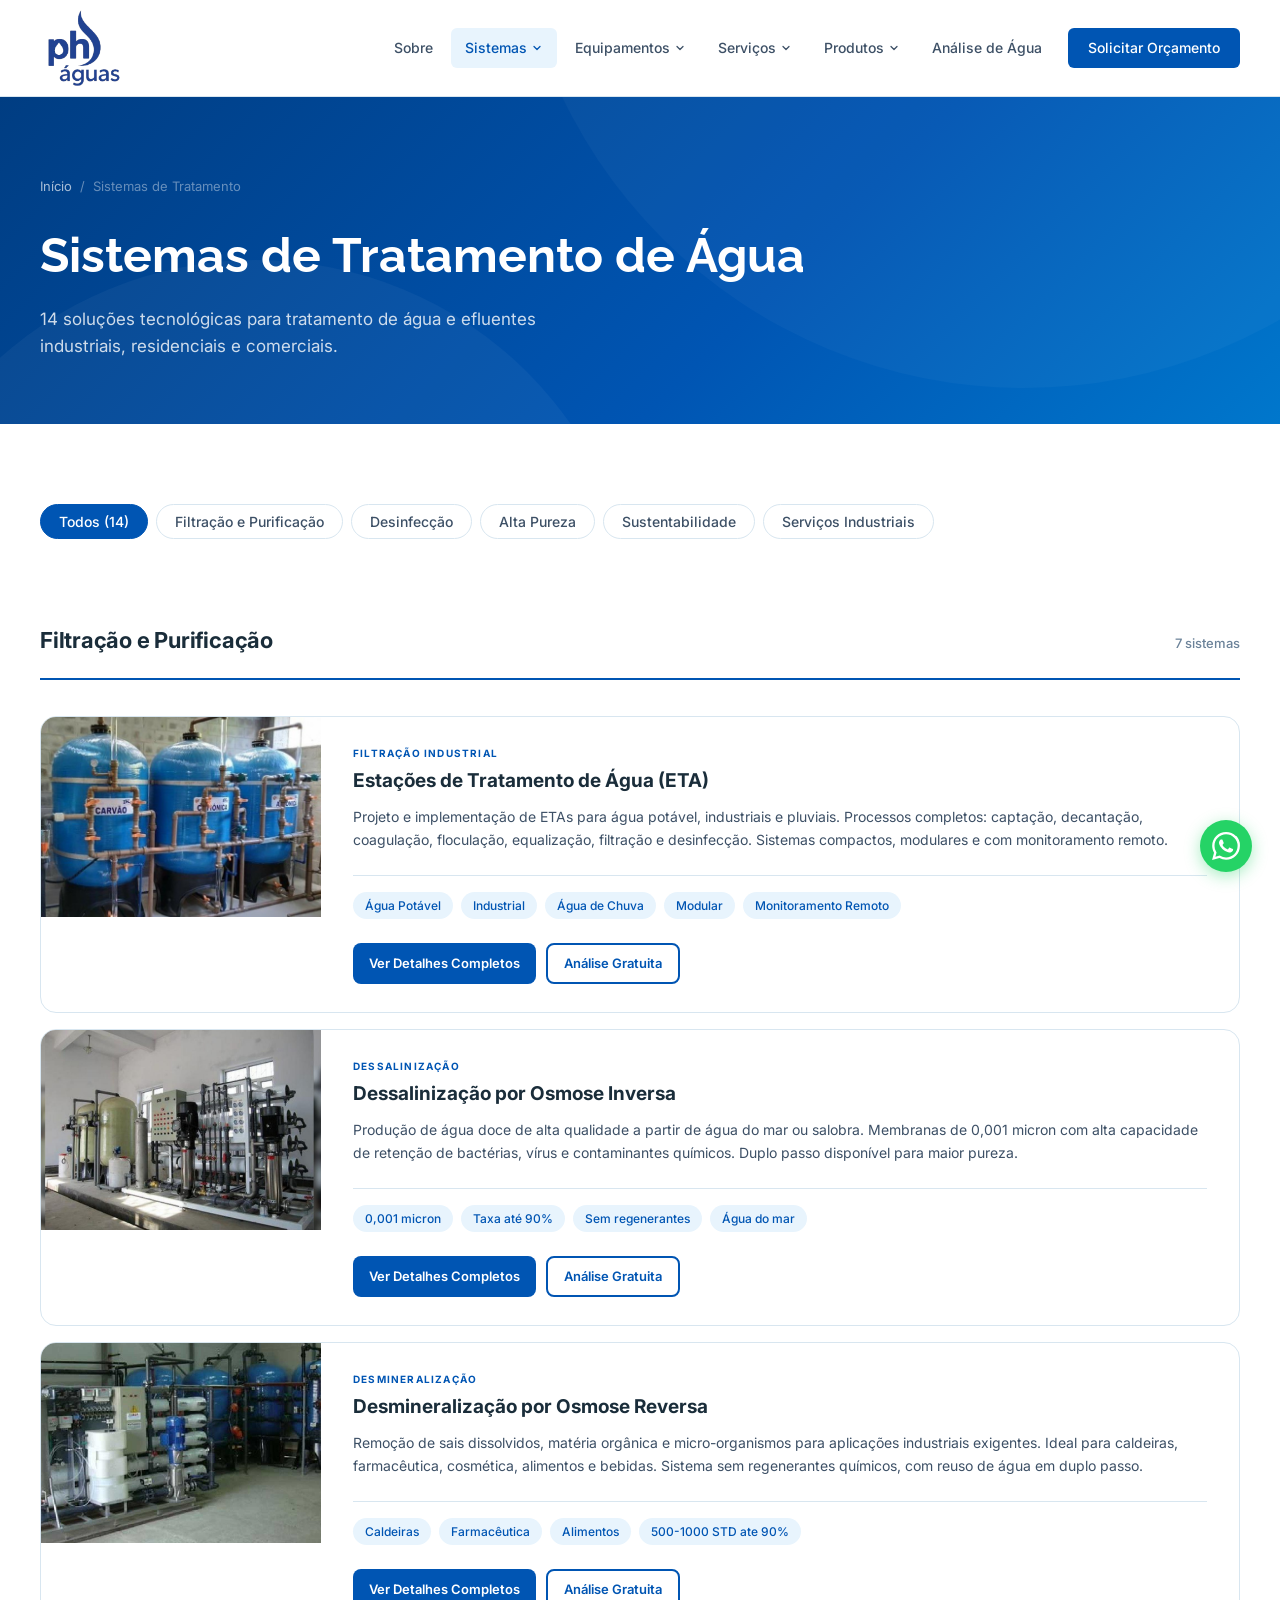
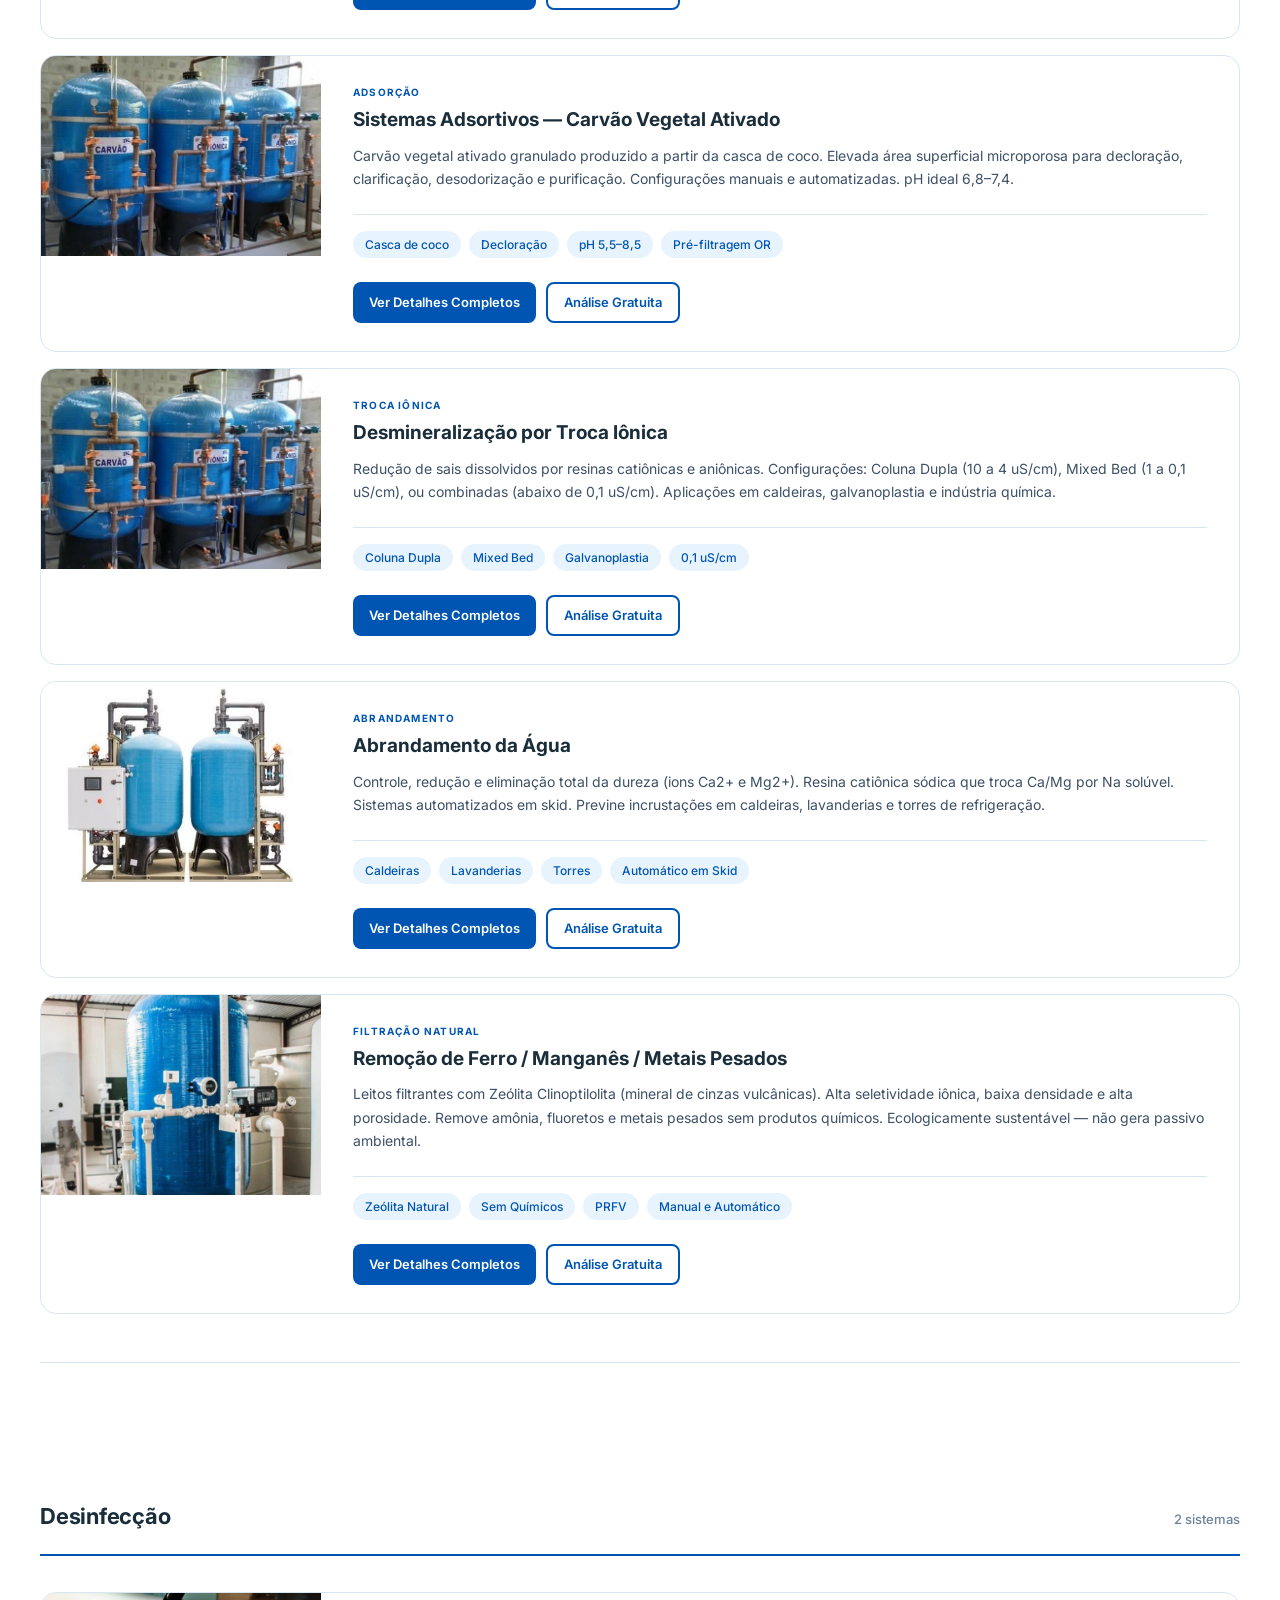
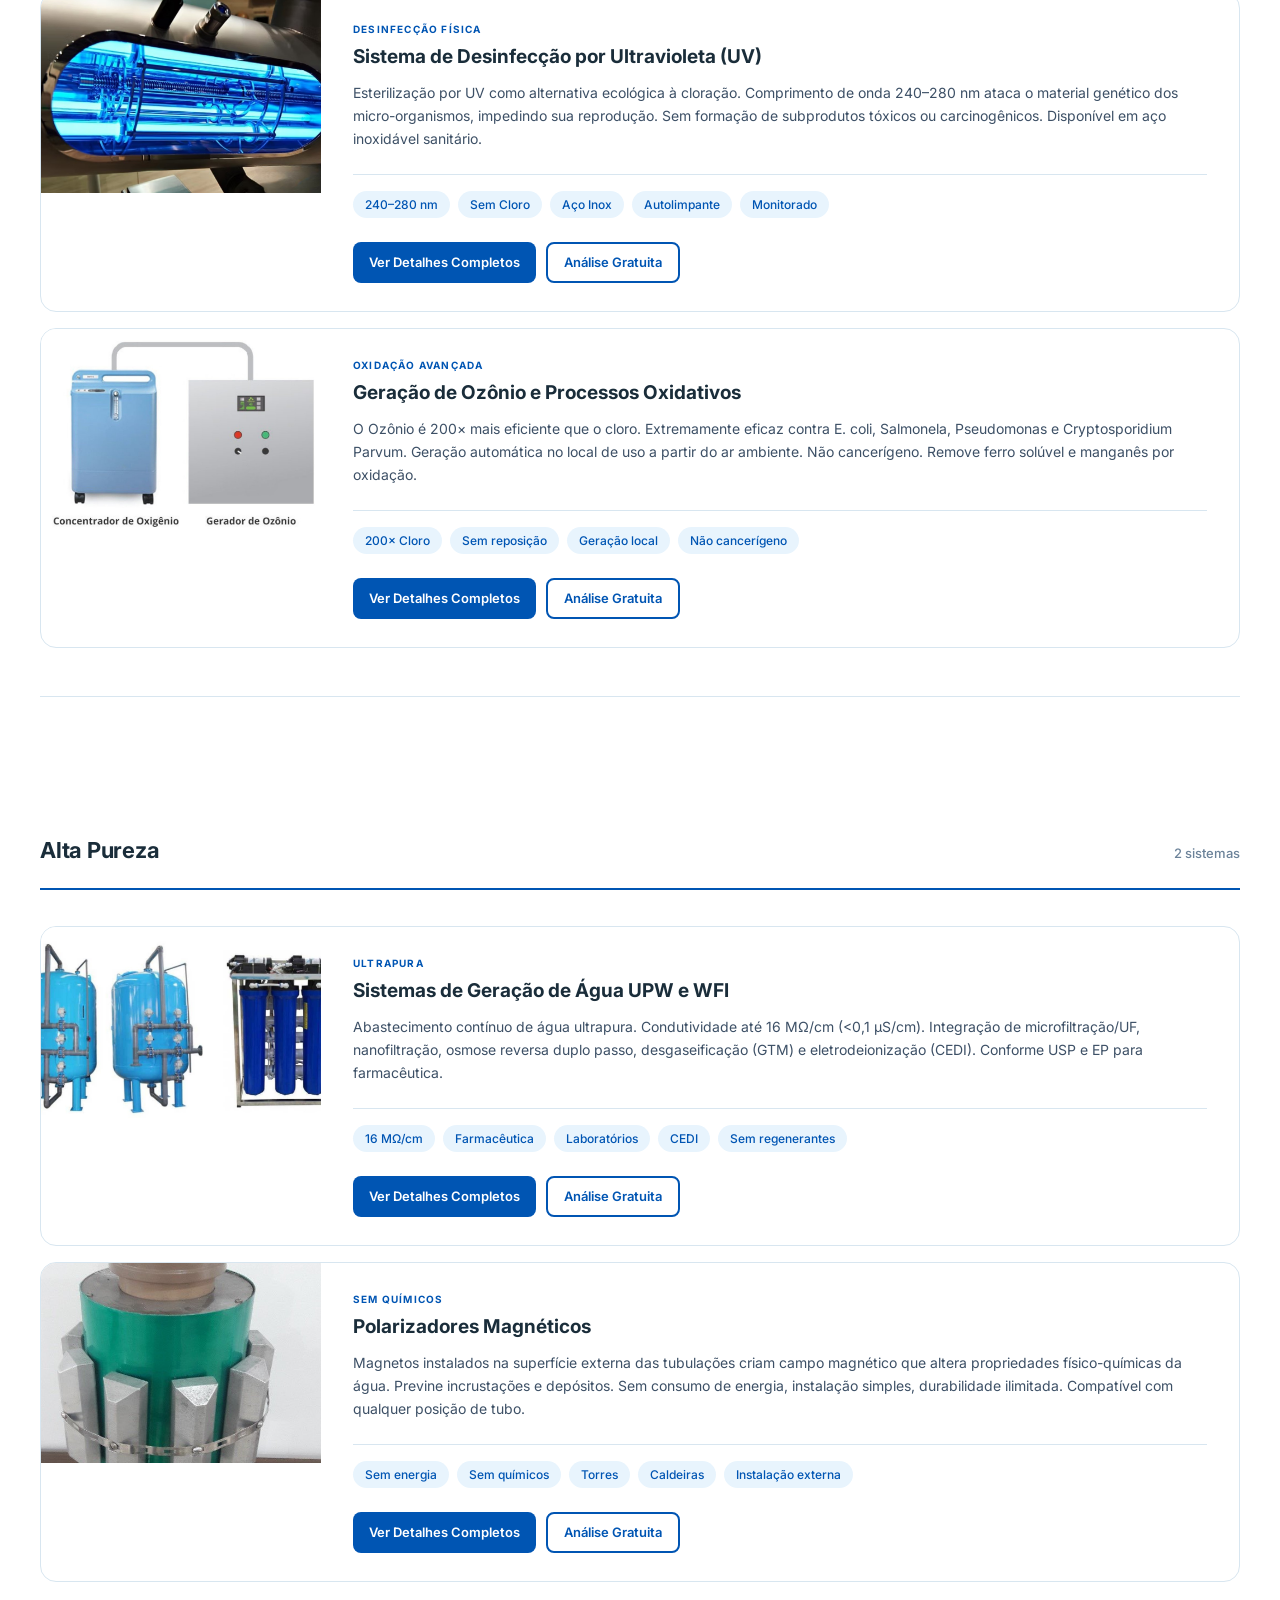
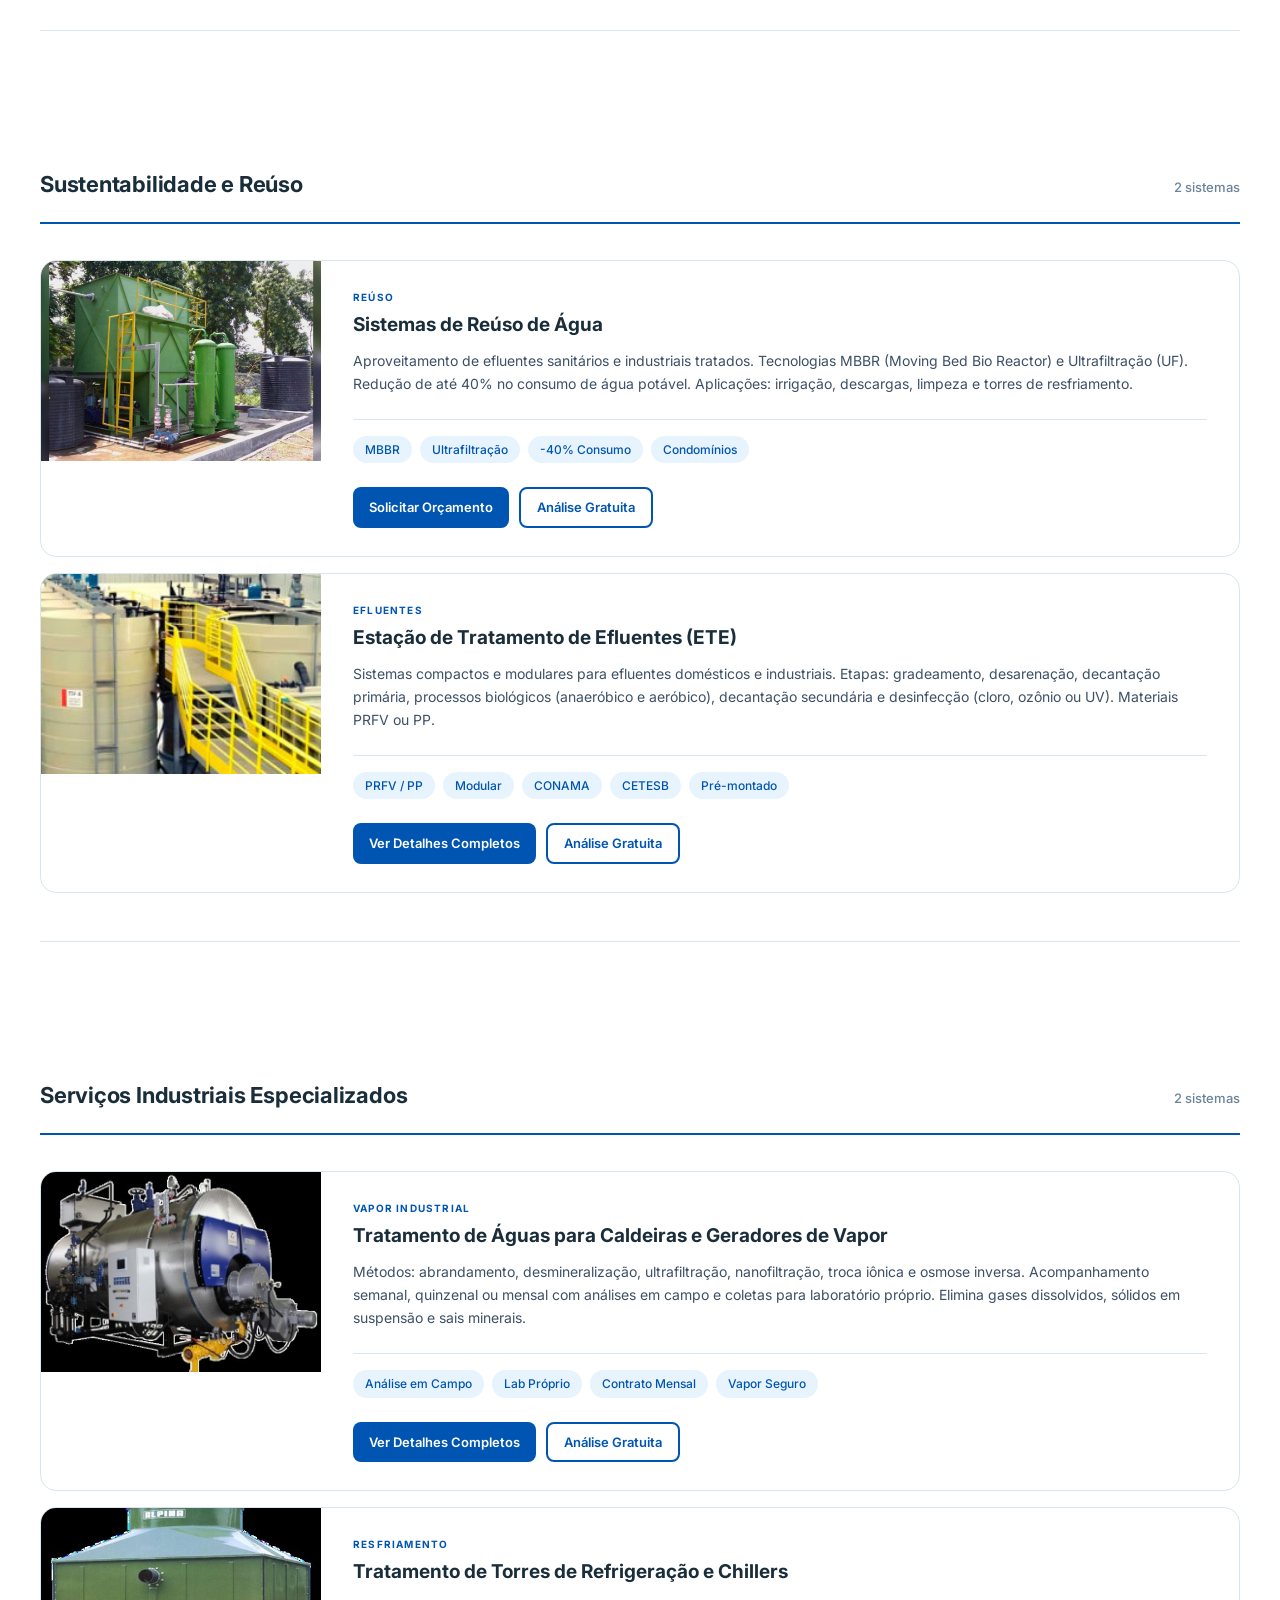
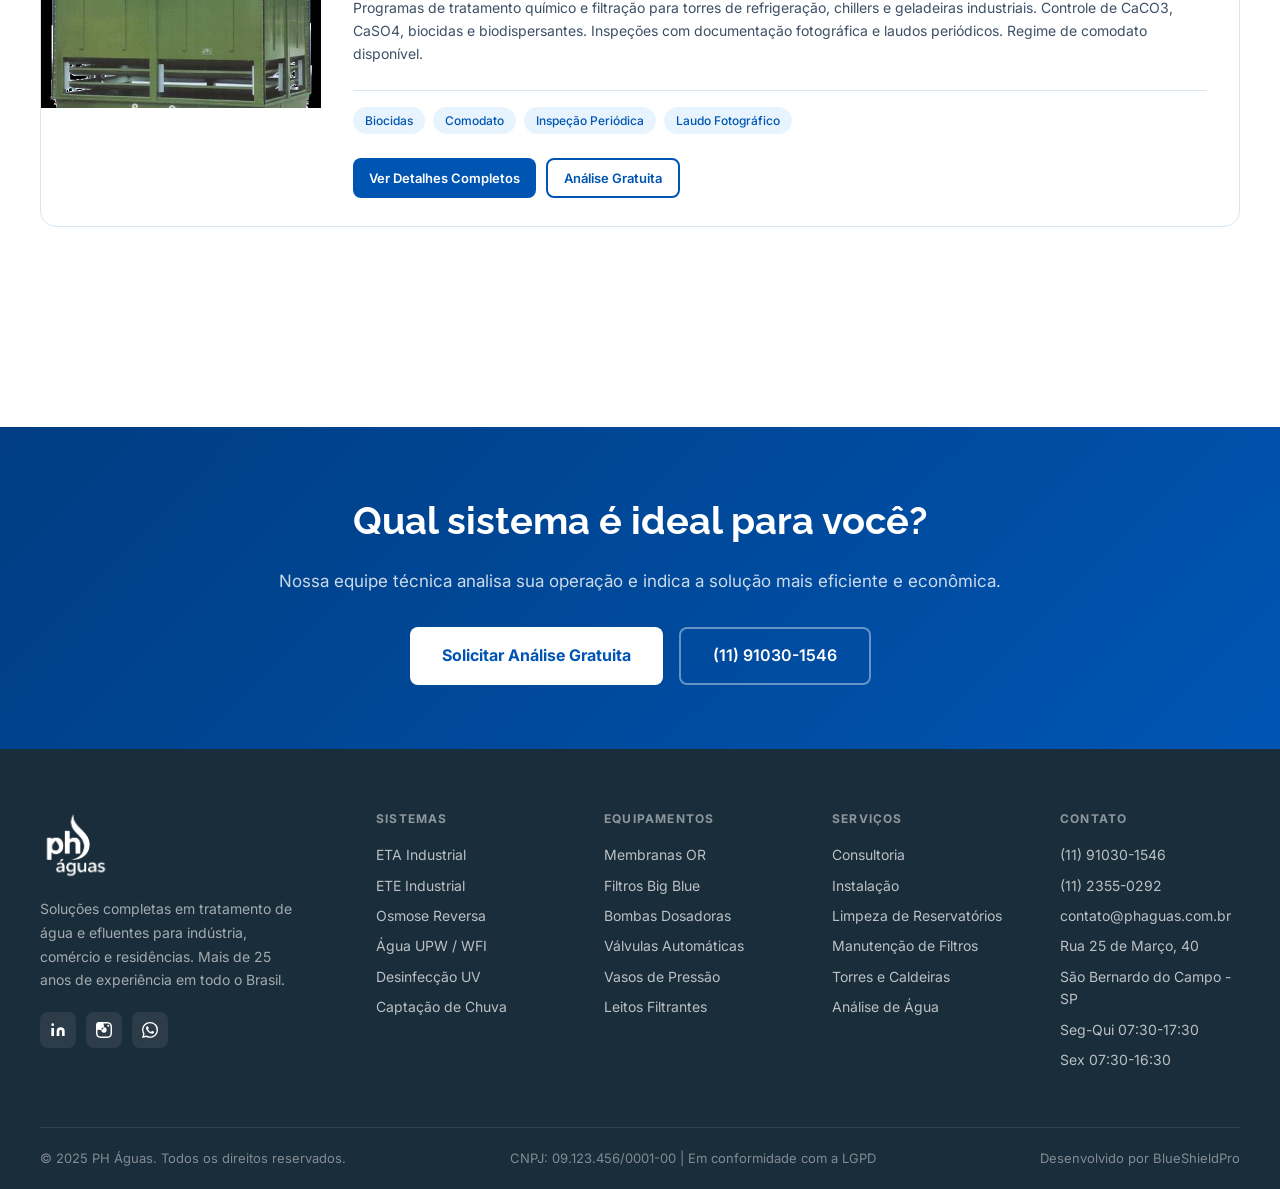
<file: sistemas.html>
<!DOCTYPE html>
<html lang="pt-BR">
<head>
  <meta charset="UTF-8">
  <meta name="viewport" content="width=device-width, initial-scale=1.0">
  <title>Sistemas de Tratamento — PH Águas</title>
  <meta name="description" content="14 sistemas de tratamento de água e efluentes: ETA, ETE, Osmose Reversa, UV, UPW/WFI, Carvão Ativado e muito mais.">
  <link rel="preconnect" href="https://fonts.googleapis.com">
  <link href="https://fonts.googleapis.com/css2?family=Inter:wght@300;400;500;600;700&family=Raleway:wght@700;800&display=swap" rel="stylesheet">
  <link rel="icon" type="image/png" href="images/brand/logo-mark.png">
  <link rel="stylesheet" href="styles/main.css">
  <style>
    .systems-layout { display: flex; flex-direction: column; gap: 0; }
    .family-block { padding: 48px 0; border-bottom: 1px solid var(--gray-border); }
    .family-block:last-child { border-bottom: none; }
    .sys-grid { display: grid; grid-template-columns: 1fr; gap: 16px; }
    .sys-card-specs { display: flex; flex-wrap: wrap; gap: 8px; margin-top: 16px; padding-top: 16px; border-top: 1px solid var(--gray-border); }
    .spec-pill { font-size: 12px; background: var(--blue-light); color: var(--blue); padding: 4px 12px; border-radius: 100px; font-weight: 500; }
    .sys-card-actions { display: flex; gap: 10px; margin-top: 16px; }
    @media(max-width:768px){
      .sys-card { grid-template-columns: 1fr; }
      .sys-card-img { width: 100%; height: 200px; }
    }
  </style>
</head>
<body class="page-content">

  <!-- injected by components.js -->

  <div class="page-hero">
    <div class="container">
      <div class="breadcrumb"><a href="index.html">Início</a><span>/</span><span>Sistemas de Tratamento</span></div>
      <h1>Sistemas de Tratamento de Água</h1>
      <p>14 soluções tecnológicas para tratamento de água e efluentes industriais, residenciais e comerciais.</p>
    </div>
  </div>

  <section class="section">
    <div class="container">

      <!-- TABS DE FAMÍLIA -->
      <div class="filter-tabs">
        <button class="filter-tab active" data-filter="all">Todos (14)</button>
        <button class="filter-tab" data-filter="filtracao">Filtração e Purificação</button>
        <button class="filter-tab" data-filter="desinfeccao">Desinfecção</button>
        <button class="filter-tab" data-filter="alta-pureza">Alta Pureza</button>
        <button class="filter-tab" data-filter="sustentabilidade">Sustentabilidade</button>
        <button class="filter-tab" data-filter="servicos-industria">Serviços Industriais</button>
      </div>

      <div class="sys-grid">

        <!-- ─── FAMÍLIA: FILTRAÇÃO E PURIFICAÇÃO ─── -->
        <div class="family-block" id="filtracao" data-family="filtracao">
          <div class="family-header">
            <span class="family-name">Filtração e Purificação</span>
            <span class="family-count">7 sistemas</span>
          </div>
          <div style="display:flex;flex-direction:column;gap:16px">

            <div class="sys-card fade-up">
              <img class="sys-card-img" src="images/sistemas/carvao-troca-ionica.jpg" alt="Estação de Tratamento de Água (ETA)">
              <div class="sys-card-body">
                <div class="sys-card-tag">Filtração Industrial</div>
                <div class="sys-card-title">Estações de Tratamento de Água (ETA)</div>
                <div class="sys-card-desc">Projeto e implementação de ETAs para água potável, industriais e pluviais. Processos completos: captação, decantação, coagulação, floculação, equalização, filtração e desinfecção. Sistemas compactos, modulares e com monitoramento remoto.</div>
                <div class="sys-card-specs">
                  <span class="spec-pill">Água Potável</span><span class="spec-pill">Industrial</span><span class="spec-pill">Água de Chuva</span><span class="spec-pill">Modular</span><span class="spec-pill">Monitoramento Remoto</span>
                </div>
                <div class="sys-card-actions">
                  <a href="sistema.html?id=eta" class="btn btn-primary btn-sm">Ver Detalhes Completos</a>
                  <a href="contato.html" class="btn btn-outline btn-sm">Análise Gratuita</a>
                </div>
              </div>
            </div>

            <div class="sys-card fade-up">
              <img class="sys-card-img" src="images/sistemas/osmose-1.jpg" alt="Osmose Reversa">
              <div class="sys-card-body">
                <div class="sys-card-tag">Dessalinização</div>
                <div class="sys-card-title">Dessalinização por Osmose Inversa</div>
                <div class="sys-card-desc">Produção de água doce de alta qualidade a partir de água do mar ou salobra. Membranas de 0,001 micron com alta capacidade de retenção de bactérias, vírus e contaminantes químicos. Duplo passo disponível para maior pureza.</div>
                <div class="sys-card-specs">
                  <span class="spec-pill">0,001 micron</span><span class="spec-pill">Taxa até 90%</span><span class="spec-pill">Sem regenerantes</span><span class="spec-pill">Água do mar</span>
                </div>
                <div class="sys-card-actions">
                  <a href="sistema.html?id=osmose-dessalinizacao" class="btn btn-primary btn-sm">Ver Detalhes Completos</a>
                  <a href="contato.html" class="btn btn-outline btn-sm">Análise Gratuita</a>
                </div>
              </div>
            </div>

            <div class="sys-card fade-up">
              <img class="sys-card-img" src="images/sistemas/desmi-osmose.jpg" alt="Desmineralização">
              <div class="sys-card-body">
                <div class="sys-card-tag">Desmineralização</div>
                <div class="sys-card-title">Desmineralização por Osmose Reversa</div>
                <div class="sys-card-desc">Remoção de sais dissolvidos, matéria orgânica e micro-organismos para aplicações industriais exigentes. Ideal para caldeiras, farmacêutica, cosmética, alimentos e bebidas. Sistema sem regenerantes químicos, com reuso de água em duplo passo.</div>
                <div class="sys-card-specs">
                  <span class="spec-pill">Caldeiras</span><span class="spec-pill">Farmac&ecirc;utica</span><span class="spec-pill">Alimentos</span><span class="spec-pill">500-1000 STD ate 90%</span>
                </div>
                <div class="sys-card-actions">
                  <a href="sistema.html?id=osmose-desmineralizacao" class="btn btn-primary btn-sm">Ver Detalhes Completos</a>
                  <a href="contato.html" class="btn btn-outline btn-sm">Análise Gratuita</a>
                </div>
              </div>
            </div>

            <div class="sys-card fade-up">
              <img class="sys-card-img" src="images/sistemas/carvao-troca-ionica.jpg" alt="Sistema adsortivo de carvão vegetal ativado">
              <div class="sys-card-body">
                <div class="sys-card-tag">Adsorção</div>
                <div class="sys-card-title">Sistemas Adsortivos — Carvão Vegetal Ativado</div>
                <div class="sys-card-desc">Carvão vegetal ativado granulado produzido a partir da casca de coco. Elevada área superficial microporosa para decloração, clarificação, desodorização e purificação. Configurações manuais e automatizadas. pH ideal 6,8–7,4.</div>
                <div class="sys-card-specs">
                  <span class="spec-pill">Casca de coco</span><span class="spec-pill">Decloração</span><span class="spec-pill">pH 5,5–8,5</span><span class="spec-pill">Pré-filtragem OR</span>
                </div>
                <div class="sys-card-actions">
                  <a href="sistema.html?id=carvao-ativado" class="btn btn-primary btn-sm">Ver Detalhes Completos</a>
                  <a href="contato.html" class="btn btn-outline btn-sm">Análise Gratuita</a>
                </div>
              </div>
            </div>

            <div class="sys-card fade-up">
              <img class="sys-card-img" src="images/sistemas/carvao-troca-ionica.jpg" alt="Desmineralização por troca iônica — resinas catiônica e aniônica">
              <div class="sys-card-body">
                <div class="sys-card-tag">Troca Iônica</div>
                <div class="sys-card-title">Desmineralização por Troca Iônica</div>
                <div class="sys-card-desc">Redução de sais dissolvidos por resinas catiônicas e aniônicas. Configurações: Coluna Dupla (10 a 4 uS/cm), Mixed Bed (1 a 0,1 uS/cm), ou combinadas (abaixo de 0,1 uS/cm). Aplicações em caldeiras, galvanoplastia e indústria química.</div>
                <div class="sys-card-specs">
                  <span class="spec-pill">Coluna Dupla</span><span class="spec-pill">Mixed Bed</span><span class="spec-pill">Galvanoplastia</span><span class="spec-pill">0,1 uS/cm</span>
                </div>
                <div class="sys-card-actions">
                  <a href="sistema.html?id=troca-ionica" class="btn btn-primary btn-sm">Ver Detalhes Completos</a>
                  <a href="contato.html" class="btn btn-outline btn-sm">Análise Gratuita</a>
                </div>
              </div>
            </div>

            <div class="sys-card fade-up">
              <img class="sys-card-img" src="images/sistemas/abrandador.jpg" alt="Abrandador de água">
              <div class="sys-card-body">
                <div class="sys-card-tag">Abrandamento</div>
                <div class="sys-card-title">Abrandamento da Água</div>
                <div class="sys-card-desc">Controle, redução e eliminação total da dureza (ions Ca2+ e Mg2+). Resina catiônica sódica que troca Ca/Mg por Na solúvel. Sistemas automatizados em skid. Previne incrustações em caldeiras, lavanderias e torres de refrigeração.</div>
                <div class="sys-card-specs">
                  <span class="spec-pill">Caldeiras</span><span class="spec-pill">Lavanderias</span><span class="spec-pill">Torres</span><span class="spec-pill">Automático em Skid</span>
                </div>
                <div class="sys-card-actions">
                  <a href="sistema.html?id=abrandamento" class="btn btn-primary btn-sm">Ver Detalhes Completos</a>
                  <a href="contato.html" class="btn btn-outline btn-sm">Análise Gratuita</a>
                </div>
              </div>
            </div>

            <div class="sys-card fade-up">
              <img class="sys-card-img" src="images/sistemas/ferro-manganes.jpg" alt="Remoção de ferro, manganês e metais pesados">
              <div class="sys-card-body">
                <div class="sys-card-tag">Filtração Natural</div>
                <div class="sys-card-title">Remoção de Ferro / Manganês / Metais Pesados</div>
                <div class="sys-card-desc">Leitos filtrantes com Zeólita Clinoptilolita (mineral de cinzas vulcânicas). Alta seletividade iônica, baixa densidade e alta porosidade. Remove amônia, fluoretos e metais pesados sem produtos químicos. Ecologicamente sustentável — não gera passivo ambiental.</div>
                <div class="sys-card-specs">
                  <span class="spec-pill">Zeólita Natural</span><span class="spec-pill">Sem Químicos</span><span class="spec-pill">PRFV</span><span class="spec-pill">Manual e Automático</span>
                </div>
                <div class="sys-card-actions">
                  <a href="sistema.html?id=remocao-ferro" class="btn btn-primary btn-sm">Ver Detalhes Completos</a>
                  <a href="contato.html" class="btn btn-outline btn-sm">Análise Gratuita</a>
                </div>
              </div>
            </div>
          </div>
        </div>

        <!-- ─── FAMÍLIA: DESINFECÇÃO ─── -->
        <div class="family-block" id="desinfeccao" data-family="desinfeccao">
          <div class="family-header">
            <span class="family-name">Desinfecção</span>
            <span class="family-count">2 sistemas</span>
          </div>
          <div style="display:flex;flex-direction:column;gap:16px">

            <div class="sys-card fade-up">
              <img class="sys-card-img" src="images/sistemas/uv.jpg" alt="Sistema de desinfecção por ultravioleta (UV)">
              <div class="sys-card-body">
                <div class="sys-card-tag">Desinfecção Física</div>
                <div class="sys-card-title">Sistema de Desinfecção por Ultravioleta (UV)</div>
                <div class="sys-card-desc">Esterilização por UV como alternativa ecológica à cloração. Comprimento de onda 240–280 nm ataca o material genético dos micro-organismos, impedindo sua reprodução. Sem formação de subprodutos tóxicos ou carcinogênicos. Disponível em aço inoxidável sanitário.</div>
                <div class="sys-card-specs">
                  <span class="spec-pill">240–280 nm</span><span class="spec-pill">Sem Cloro</span><span class="spec-pill">Aço Inox</span><span class="spec-pill">Autolimpante</span><span class="spec-pill">Monitorado</span>
                </div>
                <div class="sys-card-actions">
                  <a href="sistema.html?id=desinfeccao-uv" class="btn btn-primary btn-sm">Ver Detalhes Completos</a>
                  <a href="contato.html" class="btn btn-outline btn-sm">Análise Gratuita</a>
                </div>
              </div>
            </div>

            <div class="sys-card fade-up">
              <img class="sys-card-img" src="images/sistemas/ozonio.jpg" alt="Geração de ozônio — concentrador de oxigênio e gerador de ozônio">
              <div class="sys-card-body">
                <div class="sys-card-tag">Oxidação Avançada</div>
                <div class="sys-card-title">Geração de Ozônio e Processos Oxidativos</div>
                <div class="sys-card-desc">O Ozônio é 200× mais eficiente que o cloro. Extremamente eficaz contra E. coli, Salmonela, Pseudomonas e Cryptosporidium Parvum. Geração automática no local de uso a partir do ar ambiente. Não cancerígeno. Remove ferro solúvel e manganês por oxidação.</div>
                <div class="sys-card-specs">
                  <span class="spec-pill">200× Cloro</span><span class="spec-pill">Sem reposição</span><span class="spec-pill">Geração local</span><span class="spec-pill">Não cancerígeno</span>
                </div>
                <div class="sys-card-actions">
                  <a href="sistema.html?id=ozonio" class="btn btn-primary btn-sm">Ver Detalhes Completos</a>
                  <a href="contato.html" class="btn btn-outline btn-sm">Análise Gratuita</a>
                </div>
              </div>
            </div>
          </div>
        </div>

        <!-- ─── FAMÍLIA: ALTA PUREZA ─── -->
        <div class="family-block" id="alta-pureza" data-family="alta-pureza">
          <div class="family-header">
            <span class="family-name">Alta Pureza</span>
            <span class="family-count">2 sistemas</span>
          </div>
          <div style="display:flex;flex-direction:column;gap:16px">

            <div class="sys-card fade-up">
              <img class="sys-card-img" src="images/equipamentos/purificadores.jpg" alt="UPW WFI">
              <div class="sys-card-body">
                <div class="sys-card-tag">Ultrapura</div>
                <div class="sys-card-title">Sistemas de Geração de Água UPW e WFI</div>
                <div class="sys-card-desc">Abastecimento contínuo de água ultrapura. Condutividade até 16 MΩ/cm (&lt;0,1 μS/cm). Integração de microfiltração/UF, nanofiltração, osmose reversa duplo passo, desgaseificação (GTM) e eletrodeionização (CEDI). Conforme USP e EP para farmacêutica.</div>
                <div class="sys-card-specs">
                  <span class="spec-pill">16 MΩ/cm</span><span class="spec-pill">Farmacêutica</span><span class="spec-pill">Laboratórios</span><span class="spec-pill">CEDI</span><span class="spec-pill">Sem regenerantes</span>
                </div>
                <div class="sys-card-actions">
                  <a href="sistema.html?id=upw-wfi" class="btn btn-primary btn-sm">Ver Detalhes Completos</a>
                  <a href="contato.html" class="btn btn-outline btn-sm">Análise Gratuita</a>
                </div>
              </div>
            </div>

            <div class="sys-card fade-up">
              <img class="sys-card-img" src="images/sistemas/polarizador-magnetico.jpg" alt="Polarizador magnético">
              <div class="sys-card-body">
                <div class="sys-card-tag">Sem Químicos</div>
                <div class="sys-card-title">Polarizadores Magnéticos</div>
                <div class="sys-card-desc">Magnetos instalados na superfície externa das tubulações criam campo magnético que altera propriedades físico-químicas da água. Previne incrustações e depósitos. Sem consumo de energia, instalação simples, durabilidade ilimitada. Compatível com qualquer posição de tubo.</div>
                <div class="sys-card-specs">
                  <span class="spec-pill">Sem energia</span><span class="spec-pill">Sem químicos</span><span class="spec-pill">Torres</span><span class="spec-pill">Caldeiras</span><span class="spec-pill">Instalação externa</span>
                </div>
                <div class="sys-card-actions">
                  <a href="sistema.html?id=polarizadores" class="btn btn-primary btn-sm">Ver Detalhes Completos</a>
                  <a href="contato.html" class="btn btn-outline btn-sm">Análise Gratuita</a>
                </div>
              </div>
            </div>
          </div>
        </div>

        <!-- ─── FAMÍLIA: SUSTENTABILIDADE ─── -->
        <div class="family-block" id="sustentabilidade" data-family="sustentabilidade">
          <div class="family-header">
            <span class="family-name">Sustentabilidade e Reúso</span>
            <span class="family-count">2 sistemas</span>
          </div>
          <div style="display:flex;flex-direction:column;gap:16px">

            <div class="sys-card fade-up">
              <img class="sys-card-img" src="images/sistemas/reuso.jpg" alt="Reúso de Água">
              <div class="sys-card-body">
                <div class="sys-card-tag">Reúso</div>
                <div class="sys-card-title">Sistemas de Reúso de Água</div>
                <div class="sys-card-desc">Aproveitamento de efluentes sanitários e industriais tratados. Tecnologias MBBR (Moving Bed Bio Reactor) e Ultrafiltração (UF). Redução de até 40% no consumo de água potável. Aplicações: irrigação, descargas, limpeza e torres de resfriamento.</div>
                <div class="sys-card-specs">
                  <span class="spec-pill">MBBR</span><span class="spec-pill">Ultrafiltração</span><span class="spec-pill">-40% Consumo</span><span class="spec-pill">Condomínios</span>
                </div>
                <div class="sys-card-actions">
                  <a href="contato.html?interesse=Reúso+de+Água" class="btn btn-primary btn-sm">Solicitar Orçamento</a>
                  <a href="contato.html" class="btn btn-outline btn-sm">Análise Gratuita</a>
                </div>
              </div>
            </div>

            <div class="sys-card fade-up">
              <img class="sys-card-img" src="images/sistemas/ete.jpg" alt="ETE">
              <div class="sys-card-body">
                <div class="sys-card-tag">Efluentes</div>
                <div class="sys-card-title">Estação de Tratamento de Efluentes (ETE)</div>
                <div class="sys-card-desc">Sistemas compactos e modulares para efluentes domésticos e industriais. Etapas: gradeamento, desarenação, decantação primária, processos biológicos (anaeróbico e aeróbico), decantação secundária e desinfecção (cloro, ozônio ou UV). Materiais PRFV ou PP.</div>
                <div class="sys-card-specs">
                  <span class="spec-pill">PRFV / PP</span><span class="spec-pill">Modular</span><span class="spec-pill">CONAMA</span><span class="spec-pill">CETESB</span><span class="spec-pill">Pré-montado</span>
                </div>
                <div class="sys-card-actions">
                  <a href="sistema.html?id=ete" class="btn btn-primary btn-sm">Ver Detalhes Completos</a>
                  <a href="contato.html" class="btn btn-outline btn-sm">Análise Gratuita</a>
                </div>
              </div>
            </div>
          </div>
        </div>

        <!-- ─── FAMÍLIA: SERVIÇOS INDUSTRIAIS ─── -->
        <div class="family-block" id="servicos-industria" data-family="servicos-industria">
          <div class="family-header">
            <span class="family-name">Serviços Industriais Especializados</span>
            <span class="family-count">2 sistemas</span>
          </div>
          <div style="display:flex;flex-direction:column;gap:16px">

            <div class="sys-card fade-up">
              <img class="sys-card-img" src="images/sistemas/caldeira-foto.jpg" alt="Caldeira e gerador de vapor industrial">
              <div class="sys-card-body">
                <div class="sys-card-tag">Vapor Industrial</div>
                <div class="sys-card-title">Tratamento de Águas para Caldeiras e Geradores de Vapor</div>
                <div class="sys-card-desc">Métodos: abrandamento, desmineralização, ultrafiltração, nanofiltração, troca iônica e osmose inversa. Acompanhamento semanal, quinzenal ou mensal com análises em campo e coletas para laboratório próprio. Elimina gases dissolvidos, sólidos em suspensão e sais minerais.</div>
                <div class="sys-card-specs">
                  <span class="spec-pill">Análise em Campo</span><span class="spec-pill">Lab Próprio</span><span class="spec-pill">Contrato Mensal</span><span class="spec-pill">Vapor Seguro</span>
                </div>
                <div class="sys-card-actions">
                  <a href="sistema.html?id=caldeiras" class="btn btn-primary btn-sm">Ver Detalhes Completos</a>
                  <a href="contato.html" class="btn btn-outline btn-sm">Análise Gratuita</a>
                </div>
              </div>
            </div>

            <div class="sys-card fade-up">
              <img class="sys-card-img" src="images/sistemas/torre-foto.jpg" alt="Torre de refrigeração industrial">
              <div class="sys-card-body">
                <div class="sys-card-tag">Resfriamento</div>
                <div class="sys-card-title">Tratamento de Torres de Refrigeração e Chillers</div>
                <div class="sys-card-desc">Programas de tratamento químico e filtração para torres de refrigeração, chillers e geladeiras industriais. Controle de CaCO3, CaSO4, biocidas e biodispersantes. Inspeções com documentação fotográfica e laudos periódicos. Regime de comodato disponível.</div>
                <div class="sys-card-specs">
                  <span class="spec-pill">Biocidas</span><span class="spec-pill">Comodato</span><span class="spec-pill">Inspeção Periódica</span><span class="spec-pill">Laudo Fotográfico</span>
                </div>
                <div class="sys-card-actions">
                  <a href="sistema.html?id=torres" class="btn btn-primary btn-sm">Ver Detalhes Completos</a>
                  <a href="contato.html" class="btn btn-outline btn-sm">Análise Gratuita</a>
                </div>
              </div>
            </div>
          </div>
        </div>

      </div><!-- /sys-grid -->
    </div>
  </section>

  <div class="cta-band">
    <div class="container">
      <h2>Qual sistema é ideal para você?</h2>
      <p>Nossa equipe técnica analisa sua operação e indica a solução mais eficiente e econômica.</p>
      <div class="actions">
        <a href="contato.html" class="btn btn-white btn-lg">Solicitar Análise Gratuita</a>
        <a href="tel:+5511910301546" class="btn btn-outline btn-lg" style="border-color:rgba(255,255,255,.4);color:white;">(11) 91030-1546</a>
      </div>
    </div>
  </div>

  <script src="scripts/components.js"></script>
  <script src="scripts/main.js"></script>
</body>
</html>
</file>
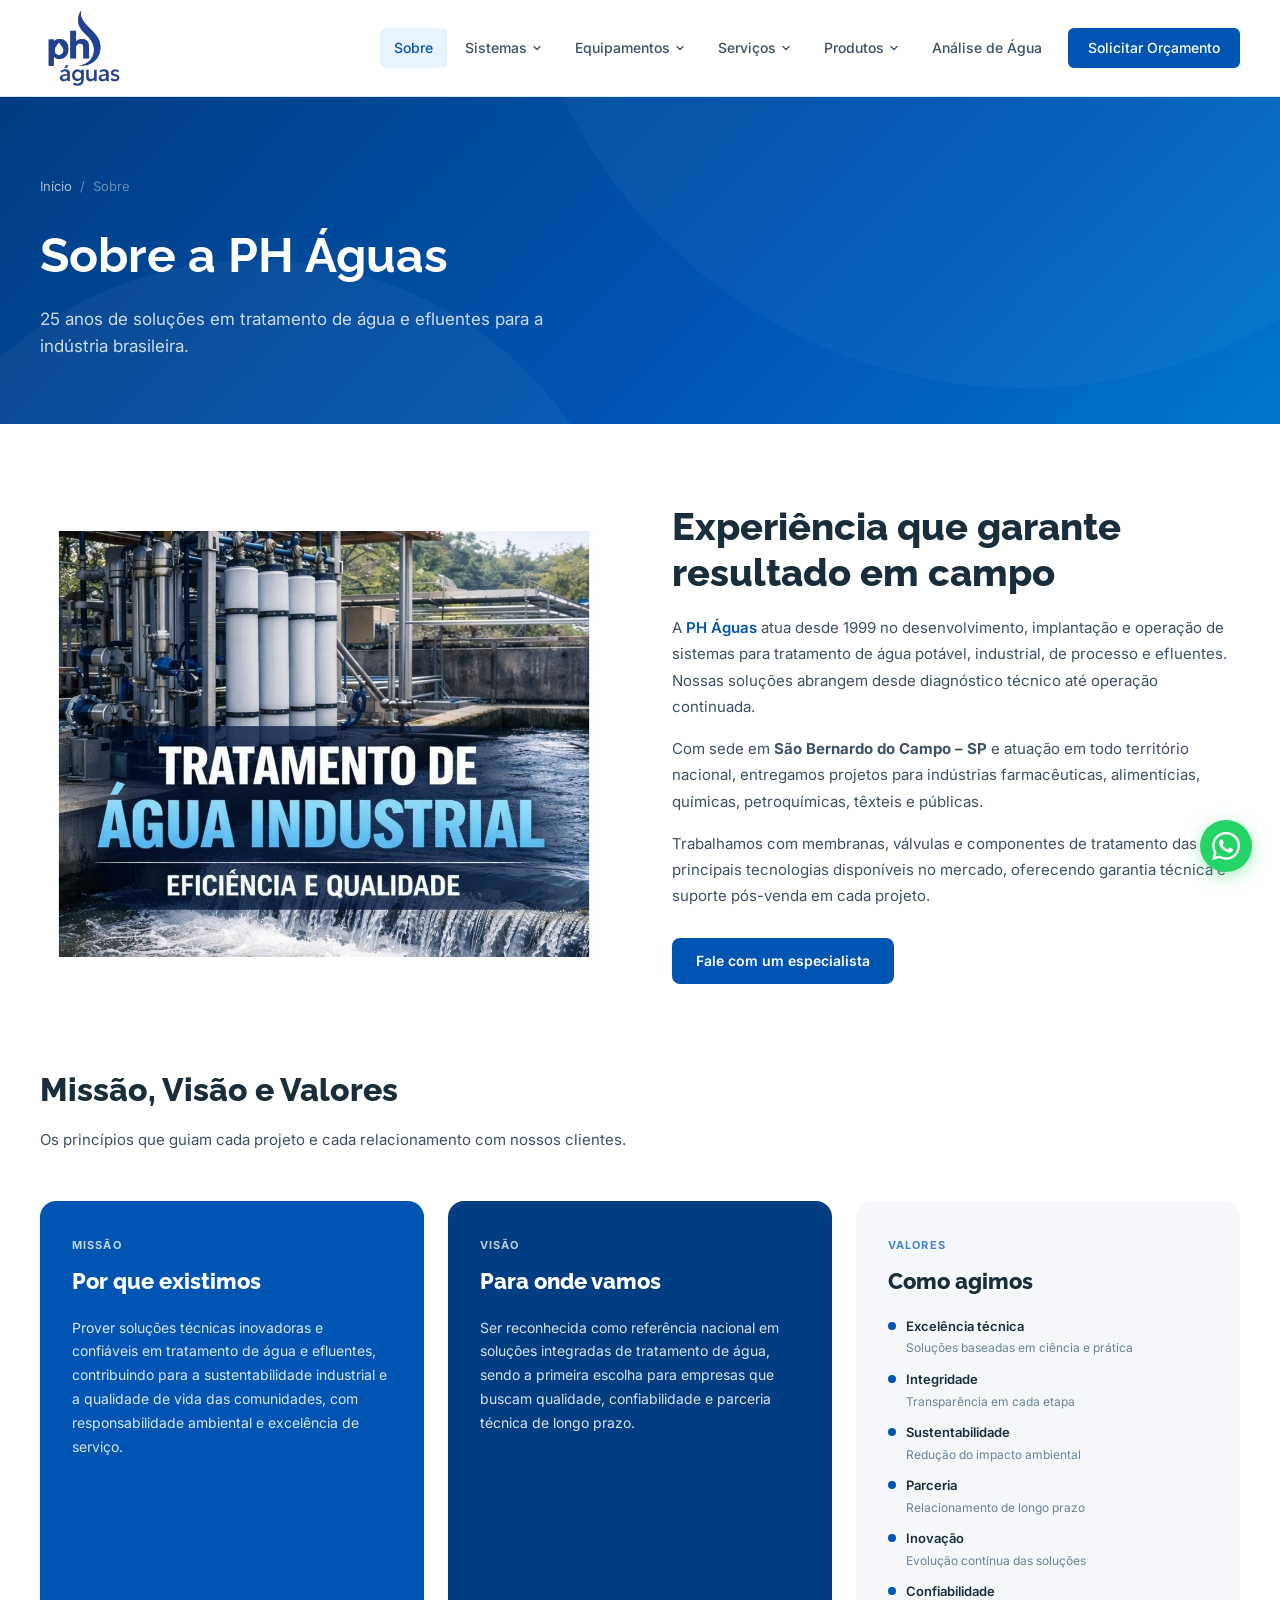
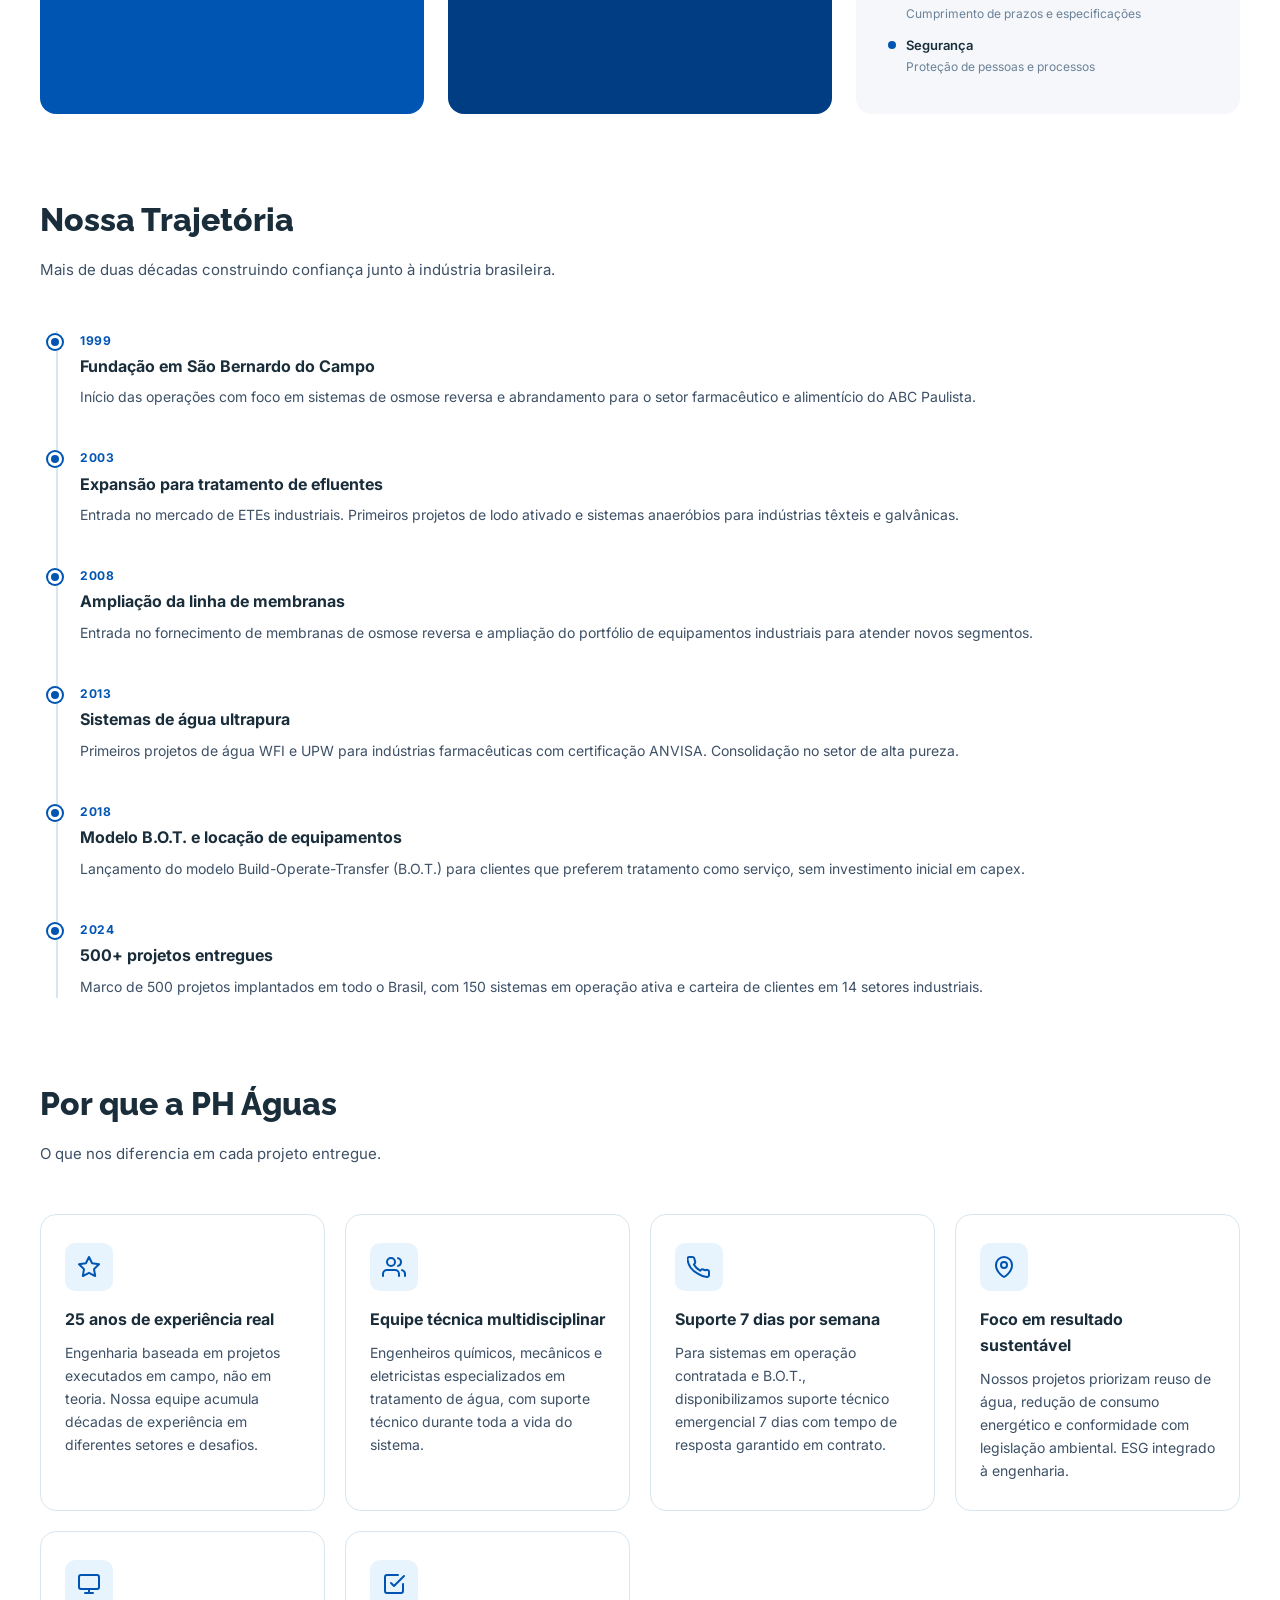
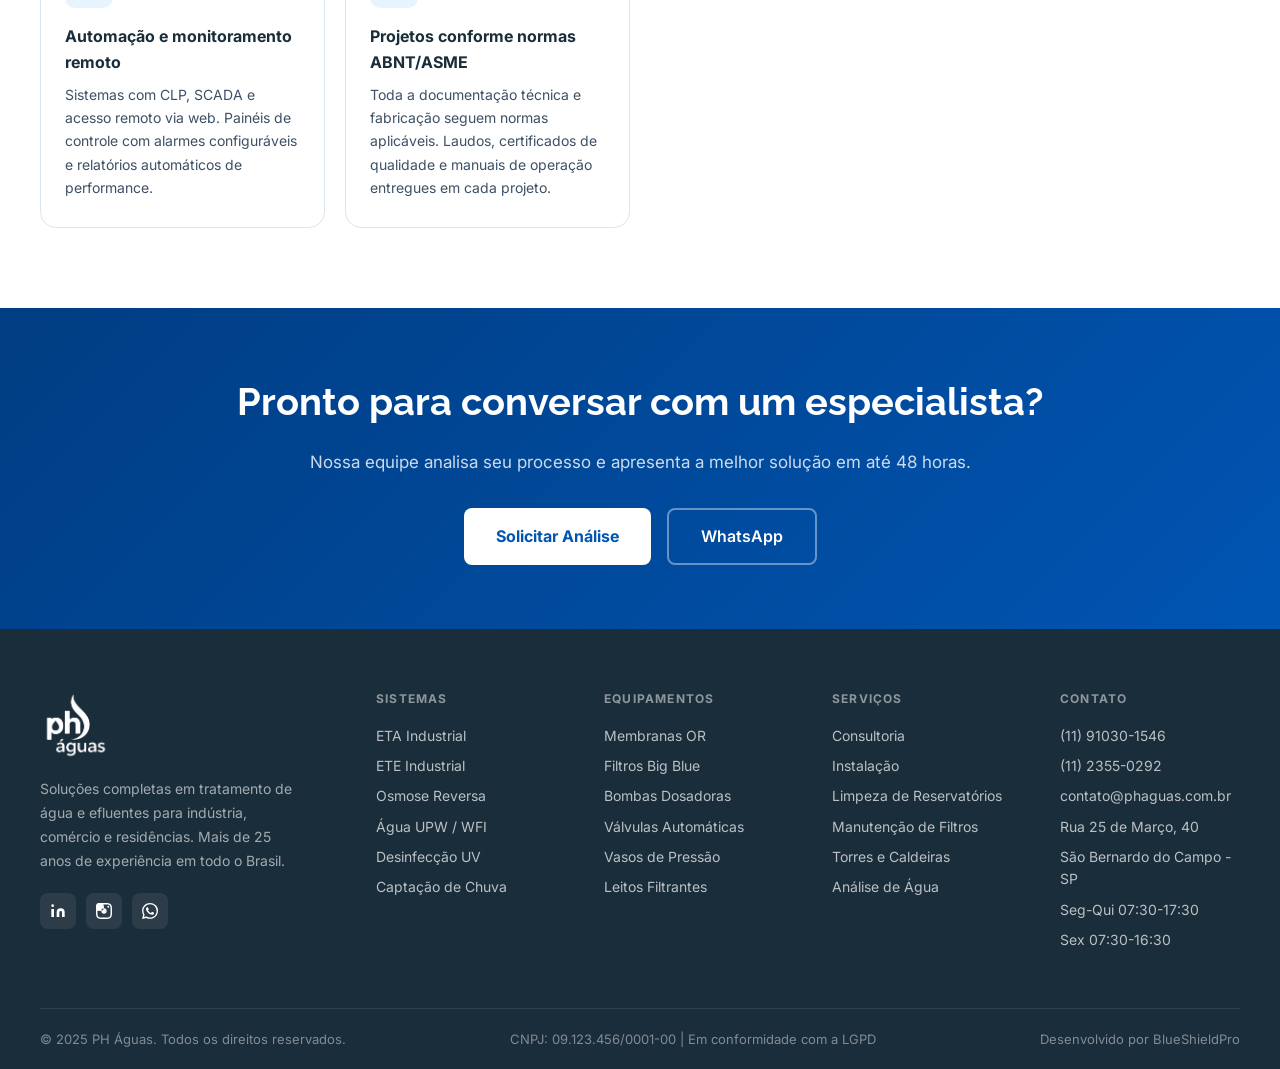
<file: sobre.html>
<!DOCTYPE html>
<html lang="pt-BR">
<head>
  <meta charset="UTF-8">
  <meta name="viewport" content="width=device-width, initial-scale=1.0">
  <title>Sobre — PH Águas</title>
  <meta name="description" content="25 anos de experiência em tratamento de água e efluentes industriais. Conheça a PH Águas, nossa missão, valores e diferenciais.">
  <link rel="preconnect" href="https://fonts.googleapis.com">
  <link href="https://fonts.googleapis.com/css2?family=Inter:wght@300;400;500;600;700&family=Raleway:wght@700;800&display=swap" rel="stylesheet">
  <link rel="icon" type="image/png" href="images/brand/logo-mark.png">
  <link rel="stylesheet" href="styles/main.css">
  <style>
    .about-intro { display: grid; grid-template-columns: 1fr 1fr; gap: 64px; align-items: center; margin-bottom: 80px; }
    @media(max-width:768px){ .about-intro { grid-template-columns: 1fr; gap: 32px; } }
    .about-intro-img { border-radius: var(--radius-lg); overflow: hidden; aspect-ratio: 4/3; }
    .about-intro-img img { width: 100%; height: 100%; object-fit: cover; }
    .about-intro-text h2 { font-family: var(--font-display); font-size: clamp(28px, 3vw, 38px); font-weight: 800; color: var(--text-dark); margin-bottom: 20px; line-height: 1.2; }
    .about-intro-text p { font-size: 15px; color: var(--text); line-height: 1.75; margin-bottom: 16px; }
    .about-intro-text .highlight { color: var(--blue); font-weight: 600; }

    .mvv-grid { display: grid; grid-template-columns: 1fr 1fr 1fr; gap: 24px; margin-bottom: 80px; }
    @media(max-width:900px){ .mvv-grid { grid-template-columns: 1fr; } }
    .mvv-card { border-radius: var(--radius-lg); padding: 36px 32px; }
    .mvv-card.missao { background: var(--blue); color: white; }
    .mvv-card.visao { background: var(--blue-dark); color: white; }
    .mvv-card.valores { background: var(--gray-bg); }
    .mvv-label { font-size: 11px; font-weight: 700; text-transform: uppercase; letter-spacing: .1em; opacity: .7; margin-bottom: 10px; }
    .mvv-card.missao .mvv-label, .mvv-card.visao .mvv-label { opacity: .75; color: white; }
    .mvv-card.valores .mvv-label { color: var(--blue); }
    .mvv-card h3 { font-family: var(--font-display); font-size: 22px; font-weight: 800; margin-bottom: 16px; }
    .mvv-card.missao h3, .mvv-card.visao h3 { color: white; }
    .mvv-card.valores h3 { color: var(--text-dark); }
    .mvv-card p { font-size: 14px; line-height: 1.7; }
    .mvv-card.missao p, .mvv-card.visao p { color: rgba(255,255,255,.85); }
    .mvv-card.valores p { color: var(--text); }
    .valores-list { list-style: none; padding: 0; margin: 0; display: flex; flex-direction: column; gap: 10px; }
    .valores-list li { display: flex; align-items: flex-start; gap: 10px; font-size: 14px; color: var(--text); }
    .valor-dot { width: 8px; height: 8px; background: var(--blue); border-radius: 50%; margin-top: 6px; flex-shrink: 0; }
    .valor-text strong { color: var(--text-dark); font-weight: 600; display: block; font-size: 13px; }
    .valor-text span { font-size: 12px; color: var(--text-light); }

    .timeline { position: relative; padding-left: 40px; margin-bottom: 80px; }
    .timeline::before { content: ''; position: absolute; left: 16px; top: 0; bottom: 0; width: 2px; background: var(--gray-border); }
    .tl-item { position: relative; margin-bottom: 40px; }
    .tl-dot { position: absolute; left: -32px; top: 4px; width: 14px; height: 14px; background: var(--blue); border-radius: 50%; border: 3px solid white; box-shadow: 0 0 0 2px var(--blue); }
    .tl-year { font-size: 12px; font-weight: 700; color: var(--blue); text-transform: uppercase; letter-spacing: .06em; margin-bottom: 4px; }
    .tl-title { font-size: 16px; font-weight: 700; color: var(--text-dark); margin-bottom: 6px; }
    .tl-desc { font-size: 14px; color: var(--text); line-height: 1.65; }

    .diffs-grid { display: grid; grid-template-columns: repeat(auto-fill, minmax(280px,1fr)); gap: 20px; margin-bottom: 0; }
    .diff-card { background: var(--white); border: 1px solid var(--gray-border); border-radius: var(--radius-lg); padding: 28px 24px; transition: all var(--transition); }
    .diff-card:hover { box-shadow: var(--shadow-lg); border-color: var(--blue); transform: translateY(-3px); }
    .diff-icon { width: 48px; height: 48px; background: var(--blue-light); border-radius: var(--radius); display: flex; align-items: center; justify-content: center; margin-bottom: 16px; }
    .diff-icon svg { width: 24px; height: 24px; fill: none; stroke: var(--blue); stroke-width: 2; stroke-linecap: round; stroke-linejoin: round; }
    .diff-title { font-size: 16px; font-weight: 700; color: var(--text-dark); margin-bottom: 8px; }
    .diff-desc { font-size: 14px; color: var(--text); line-height: 1.65; }

    .section-lead { max-width: 640px; margin-bottom: 48px; }
    .section-lead h2 { font-family: var(--font-display); font-size: clamp(24px, 2.5vw, 32px); font-weight: 800; color: var(--text-dark); margin-bottom: 12px; }
    .section-lead p { font-size: 15px; color: var(--text); line-height: 1.7; }
  </style>
</head>
<body class="page-content">

  <div class="page-hero">
    <div class="container">
      <div class="breadcrumb"><a href="index.html">Início</a><span>/</span><span>Sobre</span></div>
      <h1>Sobre a PH Águas</h1>
      <p>25 anos de soluções em tratamento de água e efluentes para a indústria brasileira.</p>
    </div>
  </div>

  <section class="section">
    <div class="container">

      <!-- INTRO -->
      <div class="about-intro">
        <div class="about-intro-img">
          <img src="images/artes/capa.jpg" alt="PH Águas — tratamento de água industrial com eficiência e qualidade">
        </div>
        <div class="about-intro-text">
          <h2>Experiência que garante resultado em campo</h2>
          <p>A <span class="highlight">PH Águas</span> atua desde 1999 no desenvolvimento, implantação e operação de sistemas para tratamento de água potável, industrial, de processo e efluentes. Nossas soluções abrangem desde diagnóstico técnico até operação continuada.</p>
          <p>Com sede em <strong>São Bernardo do Campo – SP</strong> e atuação em todo território nacional, entregamos projetos para indústrias farmacêuticas, alimentícias, químicas, petroquímicas, têxteis e públicas.</p>
          <p>Trabalhamos com membranas, válvulas e componentes de tratamento das principais tecnologias disponíveis no mercado, oferecendo garantia técnica e suporte pós-venda em cada projeto.</p>
          <div style="margin-top:28px;">
            <a href="contato.html" class="btn btn-primary">Fale com um especialista</a>
          </div>
        </div>
      </div>

      <!-- MISSÃO, VISÃO, VALORES -->
      <div class="section-lead">
        <h2>Missão, Visão e Valores</h2>
        <p>Os princípios que guiam cada projeto e cada relacionamento com nossos clientes.</p>
      </div>

      <div class="mvv-grid" style="margin-bottom:80px;">
        <div class="mvv-card missao fade-up">
          <div class="mvv-label">Missão</div>
          <h3>Por que existimos</h3>
          <p>Prover soluções técnicas inovadoras e confiáveis em tratamento de água e efluentes, contribuindo para a sustentabilidade industrial e a qualidade de vida das comunidades, com responsabilidade ambiental e excelência de serviço.</p>
        </div>
        <div class="mvv-card visao fade-up" data-delay="80">
          <div class="mvv-label">Visão</div>
          <h3>Para onde vamos</h3>
          <p>Ser reconhecida como referência nacional em soluções integradas de tratamento de água, sendo a primeira escolha para empresas que buscam qualidade, confiabilidade e parceria técnica de longo prazo.</p>
        </div>
        <div class="mvv-card valores fade-up" data-delay="160">
          <div class="mvv-label">Valores</div>
          <h3>Como agimos</h3>
          <ul class="valores-list">
            <li><span class="valor-dot"></span><div class="valor-text"><strong>Excelência técnica</strong><span>Soluções baseadas em ciência e prática</span></div></li>
            <li><span class="valor-dot"></span><div class="valor-text"><strong>Integridade</strong><span>Transparência em cada etapa</span></div></li>
            <li><span class="valor-dot"></span><div class="valor-text"><strong>Sustentabilidade</strong><span>Redução do impacto ambiental</span></div></li>
            <li><span class="valor-dot"></span><div class="valor-text"><strong>Parceria</strong><span>Relacionamento de longo prazo</span></div></li>
            <li><span class="valor-dot"></span><div class="valor-text"><strong>Inovação</strong><span>Evolução contínua das soluções</span></div></li>
            <li><span class="valor-dot"></span><div class="valor-text"><strong>Confiabilidade</strong><span>Cumprimento de prazos e especificações</span></div></li>
            <li><span class="valor-dot"></span><div class="valor-text"><strong>Segurança</strong><span>Proteção de pessoas e processos</span></div></li>
          </ul>
        </div>
      </div>

      <!-- HISTÓRIA -->
      <div class="section-lead">
        <h2>Nossa Trajetória</h2>
        <p>Mais de duas décadas construindo confiança junto à indústria brasileira.</p>
      </div>

      <div class="timeline">
        <div class="tl-item fade-up">
          <div class="tl-dot"></div>
          <div class="tl-year">1999</div>
          <div class="tl-title">Fundação em São Bernardo do Campo</div>
          <div class="tl-desc">Início das operações com foco em sistemas de osmose reversa e abrandamento para o setor farmacêutico e alimentício do ABC Paulista.</div>
        </div>
        <div class="tl-item fade-up" data-delay="60">
          <div class="tl-dot"></div>
          <div class="tl-year">2003</div>
          <div class="tl-title">Expansão para tratamento de efluentes</div>
          <div class="tl-desc">Entrada no mercado de ETEs industriais. Primeiros projetos de lodo ativado e sistemas anaeróbios para indústrias têxteis e galvânicas.</div>
        </div>
        <div class="tl-item fade-up" data-delay="120">
          <div class="tl-dot"></div>
          <div class="tl-year">2008</div>
          <div class="tl-title">Ampliação da linha de membranas</div>
          <div class="tl-desc">Entrada no fornecimento de membranas de osmose reversa e ampliação do portfólio de equipamentos industriais para atender novos segmentos.</div>
        </div>
        <div class="tl-item fade-up" data-delay="180">
          <div class="tl-dot"></div>
          <div class="tl-year">2013</div>
          <div class="tl-title">Sistemas de água ultrapura</div>
          <div class="tl-desc">Primeiros projetos de água WFI e UPW para indústrias farmacêuticas com certificação ANVISA. Consolidação no setor de alta pureza.</div>
        </div>
        <div class="tl-item fade-up" data-delay="240">
          <div class="tl-dot"></div>
          <div class="tl-year">2018</div>
          <div class="tl-title">Modelo B.O.T. e locação de equipamentos</div>
          <div class="tl-desc">Lançamento do modelo Build-Operate-Transfer (B.O.T.) para clientes que preferem tratamento como serviço, sem investimento inicial em capex.</div>
        </div>
        <div class="tl-item fade-up" data-delay="300">
          <div class="tl-dot"></div>
          <div class="tl-year">2024</div>
          <div class="tl-title">500+ projetos entregues</div>
          <div class="tl-desc">Marco de 500 projetos implantados em todo o Brasil, com 150 sistemas em operação ativa e carteira de clientes em 14 setores industriais.</div>
        </div>
      </div>

      <!-- DIFERENCIAIS -->
      <div class="section-lead">
        <h2>Por que a PH Águas</h2>
        <p>O que nos diferencia em cada projeto entregue.</p>
      </div>

      <div class="diffs-grid">
        <div class="diff-card fade-up">
          <div class="diff-icon"><svg viewBox="0 0 24 24"><path d="M12 2l3.09 6.26L22 9.27l-5 4.87 1.18 6.88L12 17.77l-6.18 3.25L7 14.14 2 9.27l6.91-1.01L12 2z"/></svg></div>
          <div class="diff-title">25 anos de experiência real</div>
          <div class="diff-desc">Engenharia baseada em projetos executados em campo, não em teoria. Nossa equipe acumula décadas de experiência em diferentes setores e desafios.</div>
        </div>
        <div class="diff-card fade-up" data-delay="60">
          <div class="diff-icon"><svg viewBox="0 0 24 24"><path d="M17 21v-2a4 4 0 00-4-4H5a4 4 0 00-4 4v2"/><circle cx="9" cy="7" r="4"/><path d="M23 21v-2a4 4 0 00-3-3.87M16 3.13a4 4 0 010 7.75"/></svg></div>
          <div class="diff-title">Equipe técnica multidisciplinar</div>
          <div class="diff-desc">Engenheiros químicos, mecânicos e eletricistas especializados em tratamento de água, com suporte técnico durante toda a vida do sistema.</div>
        </div>
        <div class="diff-card fade-up" data-delay="120">
          <div class="diff-icon"><svg viewBox="0 0 24 24"><path d="M22 16.92v3a2 2 0 01-2.18 2 19.79 19.79 0 01-8.63-3.07A19.5 19.5 0 013.5 12.5a19.79 19.79 0 01-3.07-8.67A2 2 0 012.41 2h3a2 2 0 012 1.72c.127.96.361 1.903.7 2.81a2 2 0 01-.45 2.11L6.91 9.4a16 16 0 006.29 6.29l.79-.79a2 2 0 012.11-.45c.907.339 1.85.573 2.81.7A2 2 0 0122 16.92z"/></svg></div>
          <div class="diff-title">Suporte 7 dias por semana</div>
          <div class="diff-desc">Para sistemas em operação contratada e B.O.T., disponibilizamos suporte técnico emergencial 7 dias com tempo de resposta garantido em contrato.</div>
        </div>
        <div class="diff-card fade-up" data-delay="180">
          <div class="diff-icon"><svg viewBox="0 0 24 24"><path d="M12 22s-8-4.5-8-11.8A8 8 0 0112 2a8 8 0 018 8.2c0 7.3-8 11.8-8 11.8z"/><circle cx="12" cy="10" r="3"/></svg></div>
          <div class="diff-title">Foco em resultado sustentável</div>
          <div class="diff-desc">Nossos projetos priorizam reuso de água, redução de consumo energético e conformidade com legislação ambiental. ESG integrado à engenharia.</div>
        </div>
        <div class="diff-card fade-up" data-delay="240">
          <div class="diff-icon"><svg viewBox="0 0 24 24"><rect x="2" y="3" width="20" height="14" rx="2"/><path d="M8 21h8M12 17v4"/></svg></div>
          <div class="diff-title">Automação e monitoramento remoto</div>
          <div class="diff-desc">Sistemas com CLP, SCADA e acesso remoto via web. Painéis de controle com alarmes configuráveis e relatórios automáticos de performance.</div>
        </div>
        <div class="diff-card fade-up" data-delay="300">
          <div class="diff-icon"><svg viewBox="0 0 24 24"><path d="M9 11l3 3L22 4"/><path d="M21 12v7a2 2 0 01-2 2H5a2 2 0 01-2-2V5a2 2 0 012-2h11"/></svg></div>
          <div class="diff-title">Projetos conforme normas ABNT/ASME</div>
          <div class="diff-desc">Toda a documentação técnica e fabricação seguem normas aplicáveis. Laudos, certificados de qualidade e manuais de operação entregues em cada projeto.</div>
        </div>
      </div>

    </div>
  </section>

  <div class="cta-band">
    <div class="container">
      <h2>Pronto para conversar com um especialista?</h2>
      <p>Nossa equipe analisa seu processo e apresenta a melhor solução em até 48 horas.</p>
      <div class="actions">
        <a href="contato.html" class="btn btn-white btn-lg">Solicitar Análise</a>
        <a href="https://wa.me/5511910301546" class="btn btn-outline btn-lg" style="border-color:rgba(255,255,255,.4);color:white;" target="_blank">WhatsApp</a>
      </div>
    </div>
  </div>

  <script src="scripts/components.js"></script>
  <script src="scripts/main.js"></script>
</body>
</html>
</file>
<file: styles/main.css>
/* PH Águas — Design System */
:root {
  --blue-dark:   #003D82;
  --blue:        #0055B3;
  --blue-mid:    #0077CC;
  --blue-light:  #E8F4FD;
  --blue-pale:   #F0F7FF;
  --cyan:        #00A8D4;
  --text-dark:   #1A2D3A;
  --text:        #3D5066;
  --text-light:  #6B8299;
  --white:       #FFFFFF;
  --gray-bg:     #F5F7FA;
  --gray-border: #D8E6F0;
  --gray-mid:    #B0C4D8;
  --green:       #1A9E5C;
  --shadow-sm:   0 2px 8px rgba(0,85,179,0.08);
  --shadow:      0 4px 20px rgba(0,85,179,0.12);
  --shadow-lg:   0 8px 40px rgba(0,85,179,0.18);
  --radius:      10px;
  --radius-lg:   16px;
  --font:        'Inter', 'Segoe UI', system-ui, sans-serif;
  --font-display:'Raleway', 'Inter', sans-serif;
  --transition:  0.25s ease;
}

*, *::before, *::after { box-sizing: border-box; margin: 0; padding: 0; }
html { scroll-behavior: smooth; font-size: 16px; }
body { font-family: var(--font); color: var(--text-dark); background: var(--white); line-height: 1.6; overflow-x: hidden; }
img { display: block; max-width: 100%; }
a { color: inherit; text-decoration: none; }
button { cursor: pointer; border: none; background: none; font-family: inherit; }
ul { list-style: none; }

/* ── SCROLLBAR */
::-webkit-scrollbar { width: 5px; }
::-webkit-scrollbar-track { background: var(--gray-bg); }
::-webkit-scrollbar-thumb { background: var(--blue-mid); border-radius: 3px; }

/* ── PROGRESS */
#progress { position: fixed; top: 0; left: 0; height: 3px; width: 0; background: linear-gradient(90deg, var(--blue), var(--cyan)); z-index: 9999; transition: width .1s linear; }

/* ── HEADER */
#header {
  position: fixed; top: 0; left: 0; right: 0; z-index: 1000;
  background: rgba(255,255,255,0.97);
  border-bottom: 1px solid var(--gray-border);
  backdrop-filter: blur(12px);
  transition: box-shadow var(--transition);
  overflow: visible;
}
#header.scrolled { box-shadow: var(--shadow); }
.header-wrap {
  max-width: 1280px; margin: 0 auto;
  padding: 0 40px;
  display: flex; align-items: center; justify-content: space-between;
  height: 96px;
}
.logo { display: flex; align-items: center; gap: 14px; flex-shrink: 0; }
.logo img { height: 88px; width: auto; }
.logo-tagline { display: none; }

.nav-main { display: flex; align-items: center; gap: 4px; }
.nav-main a {
  padding: 8px 14px; border-radius: 6px;
  font-size: 14px; font-weight: 500; color: var(--text);
  transition: background var(--transition), color var(--transition);
  white-space: nowrap;
}
.nav-main a:hover, .nav-main a.active { background: var(--blue-light); color: var(--blue); }
.nav-main a.btn-nav {
  background: var(--blue); color: var(--white);
  padding: 9px 20px; margin-left: 8px;
}
.nav-main a.btn-nav:hover { background: var(--blue-dark); }

.hamburger { display: none; flex-direction: column; gap: 5px; padding: 4px; }
.hamburger span { display: block; width: 22px; height: 2px; background: var(--text-dark); border-radius: 2px; transition: transform var(--transition); }

.mobile-menu {
  display: none; flex-direction: column;
  position: fixed; top: 96px; left: 0; right: 0;
  background: var(--white); border-bottom: 1px solid var(--gray-border);
  padding: 12px 20px 20px; gap: 2px; z-index: 999;
}
.mobile-menu.open { display: flex; }
.mobile-menu a { padding: 12px 16px; font-size: 15px; font-weight: 500; color: var(--text); border-radius: 8px; }
.mobile-menu a:hover { background: var(--blue-light); color: var(--blue); }

/* ── WHATSAPP */
.wa-float {
  position: fixed; bottom: 28px; right: 28px; z-index: 998;
  width: 52px; height: 52px; border-radius: 50%;
  background: #25D366; display: flex; align-items: center; justify-content: center;
  box-shadow: 0 4px 16px rgba(37,211,102,.4);
  animation: waPulse 3s ease-in-out infinite;
  transition: transform var(--transition);
}
.wa-float:hover { transform: scale(1.08); }
.wa-float svg { width: 28px; fill: white; }
@keyframes waPulse {
  0%,100% { box-shadow: 0 4px 16px rgba(37,211,102,.4); }
  50%      { box-shadow: 0 4px 32px rgba(37,211,102,.65); }
}

/* ── PAGE WRAPPER */
.page-content { padding-top: 96px; }

/* ── SECTION COMMONS */
.section { padding: 80px 0; }
.section.gray { background: var(--gray-bg); }
.section.blue-dark { background: var(--blue-dark); color: var(--white); }
.container { max-width: 1280px; margin: 0 auto; padding: 0 40px; }
.section-tag {
  display: inline-flex; align-items: center; gap: 8px;
  font-size: 12px; font-weight: 600; letter-spacing: .1em; text-transform: uppercase;
  color: var(--blue); margin-bottom: 12px;
}
.section-tag::before { content: ''; display: block; width: 20px; height: 2px; background: var(--blue); }
.section-title {
  font-family: var(--font-display); font-weight: 700;
  font-size: clamp(28px, 4vw, 42px); color: var(--text-dark); line-height: 1.2; margin-bottom: 16px;
}
.section-title span { color: var(--blue); }
.section-subtitle { font-size: 17px; color: var(--text-light); max-width: 600px; line-height: 1.65; margin-bottom: 48px; }
.section-header { margin-bottom: 48px; }
.section-header.center { text-align: center; }
.section-header.center .section-tag { justify-content: center; }
.section-header.center .section-subtitle { margin: 0 auto 48px; }

/* ── BUTTONS */
.btn {
  display: inline-flex; align-items: center; gap: 8px;
  padding: 12px 24px; border-radius: 8px; font-size: 14px; font-weight: 600;
  transition: all var(--transition); white-space: nowrap; cursor: pointer;
}
.btn-primary { background: var(--blue); color: var(--white); }
.btn-primary:hover { background: var(--blue-dark); transform: translateY(-1px); box-shadow: var(--shadow); }
.btn-outline { border: 2px solid var(--blue); color: var(--blue); }
.btn-outline:hover { background: var(--blue-light); }
.btn-white { background: var(--white); color: var(--blue); font-weight: 700; }
.btn-white:hover { background: var(--blue-light); }
.btn-sm { padding: 8px 16px; font-size: 13px; }
.btn-lg { padding: 14px 32px; font-size: 16px; }

/* ── CARDS */
.card {
  background: var(--white); border: 1px solid var(--gray-border);
  border-radius: var(--radius-lg); overflow: hidden;
  transition: box-shadow var(--transition), transform var(--transition);
}
.card:hover { box-shadow: var(--shadow-lg); transform: translateY(-4px); }
.card-img { width: 100%; height: 200px; object-fit: cover; }
.card-body { padding: 24px; }
.card-tag {
  display: inline-block; font-size: 11px; font-weight: 700; letter-spacing: .08em; text-transform: uppercase;
  color: var(--blue); background: var(--blue-light); padding: 3px 10px; border-radius: 100px; margin-bottom: 10px;
}
.card-title { font-size: 16px; font-weight: 700; color: var(--text-dark); margin-bottom: 8px; line-height: 1.35; }
.card-desc { font-size: 14px; color: var(--text); line-height: 1.6; margin-bottom: 16px; }
.card-footer { border-top: 1px solid var(--gray-border); padding: 14px 24px; display: flex; align-items: center; justify-content: space-between; }

/* ── GRID LAYOUTS */
.grid-2 { display: grid; grid-template-columns: 1fr 1fr; gap: 24px; }
.grid-3 { display: grid; grid-template-columns: repeat(3,1fr); gap: 24px; }
@media(max-width:960px){ .grid-3 { grid-template-columns: repeat(2,1fr); } }
.grid-4 { display: grid; grid-template-columns: repeat(4,1fr); gap: 20px; }
.grid-auto { display: grid; grid-template-columns: repeat(auto-fill, minmax(280px,1fr)); gap: 24px; }

/* ── FILTER TABS */
.filter-tabs { display: flex; flex-wrap: wrap; gap: 8px; margin-bottom: 36px; }
.filter-tab {
  padding: 8px 18px; border-radius: 100px; font-size: 14px; font-weight: 500;
  border: 1.5px solid var(--gray-border); color: var(--text); background: var(--white);
  cursor: pointer; transition: all var(--transition);
}
.filter-tab:hover, .filter-tab.active {
  border-color: var(--blue); background: var(--blue); color: var(--white);
}

/* ── PAGE HERO (inner pages) */
.page-hero {
  background: linear-gradient(135deg, var(--blue-dark) 0%, var(--blue) 60%, var(--blue-mid) 100%);
  padding: 80px 0 64px; color: var(--white); position: relative; overflow: hidden;
}
.page-hero::before {
  content: ''; position: absolute; inset: 0;
  background: url('data:image/svg+xml,<svg xmlns="http://www.w3.org/2000/svg" viewBox="0 0 100 100"><circle cx="80" cy="20" r="40" fill="rgba(255,255,255,0.03)"/><circle cx="20" cy="80" r="30" fill="rgba(255,255,255,0.04)"/></svg>') center/cover;
}
.page-hero .container { position: relative; }
.breadcrumb { display: flex; align-items: center; gap: 8px; font-size: 13px; color: rgba(255,255,255,.65); margin-bottom: 20px; }
.breadcrumb a { color: rgba(255,255,255,.65); transition: color var(--transition); }
.breadcrumb a:hover { color: var(--white); }
.breadcrumb span { color: rgba(255,255,255,.4); }
.page-hero h1 { font-family: var(--font-display); font-size: clamp(30px,4vw,48px); font-weight: 700; margin-bottom: 12px; }
.page-hero p { font-size: 17px; color: rgba(255,255,255,.8); max-width: 560px; }

/* ── STATS BAR */
.stats-bar { background: var(--blue-dark); color: var(--white); }
.stats-bar .container { display: flex; align-items: stretch; }
.stat-item { flex: 1; padding: 28px 20px; text-align: center; border-right: 1px solid rgba(255,255,255,.1); }
.stat-item:last-child { border-right: none; }
.stat-value { font-family: var(--font-display); font-size: 36px; font-weight: 800; color: var(--cyan); display: block; }
.stat-label { font-size: 13px; color: rgba(255,255,255,.7); }

/* ── HERO (HOME) */
#hero-home {
  min-height: 100vh; position: relative; display: flex; align-items: center;
  background: linear-gradient(135deg, var(--blue-dark) 0%, var(--blue) 55%, #004A99 100%);
  overflow: hidden; padding-top: 70px;
}
#hero-home::after {
  content: ''; position: absolute; bottom: 0; left: 0; right: 0; height: 120px;
  background: linear-gradient(180deg, transparent, var(--white));
}
.hero-bg-img {
  position: absolute; right: 0; top: 0; height: 100%; width: 55%; object-fit: cover;
  opacity: .12; mix-blend-mode: luminosity;
}
.hero-content { position: relative; z-index: 2; }
.hero-badge {
  display: inline-flex; align-items: center; gap: 8px;
  background: rgba(255,255,255,.12); border: 1px solid rgba(255,255,255,.25);
  color: rgba(255,255,255,.9); font-size: 12px; font-weight: 600; letter-spacing: .1em; text-transform: uppercase;
  padding: 6px 16px; border-radius: 100px; margin-bottom: 24px;
}
.hero-badge::before { content: ''; width: 6px; height: 6px; border-radius: 50%; background: var(--cyan); }
.hero-h1 {
  font-family: var(--font-display); font-weight: 800;
  font-size: clamp(38px, 5.5vw, 70px); line-height: 1.1; color: var(--white);
  margin-bottom: 24px; letter-spacing: -.02em;
}
.hero-h1 .accent { color: var(--cyan); }
.hero-sub { font-size: 18px; color: rgba(255,255,255,.8); max-width: 520px; line-height: 1.65; margin-bottom: 40px; }
.hero-actions { display: flex; gap: 16px; flex-wrap: wrap; margin-bottom: 60px; }
.hero-metrics { display: flex; gap: 32px; flex-wrap: wrap; }
.hm { }
.hm strong { display: block; font-size: 28px; font-weight: 800; color: var(--white); }
.hm span { font-size: 13px; color: rgba(255,255,255,.65); }

/* ── OVERVIEW CARDS (home grid) */
.overview-grid { display: grid; grid-template-columns: repeat(auto-fill, minmax(240px,1fr)); gap: 20px; }
.ov-card {
  background: var(--blue); border-radius: var(--radius-lg);
  padding: 40px 32px 36px; display: flex; flex-direction: column; gap: 8px;
  transition: all var(--transition); cursor: pointer;
  text-decoration: none; color: white; border: none;
}
.ov-card:hover { background: var(--blue-dark); box-shadow: 0 12px 32px rgba(0,55,130,.28); transform: translateY(-3px); }
.ov-icon { display: none; }
.ov-title { font-size: 22px; font-weight: 700; color: white; line-height: 1.2; }
.ov-count { font-size: 14px; color: rgba(255,255,255,.7); margin-top: 4px; }
.ov-arrow { margin-top: 20px; font-size: 12px; color: rgba(255,255,255,.85); font-weight: 700; display: flex; align-items: center; gap: 4px; text-transform: uppercase; letter-spacing: .06em; }

/* ── FAMILY SECTION (sistemas/serviços) */
.family-block { margin-bottom: 72px; }
.family-header {
  display: flex; align-items: baseline; gap: 20px;
  padding: 0 0 20px; background: transparent; border-radius: 0;
  border-bottom: 2px solid var(--blue);
  margin-bottom: 36px;
}
.family-icon { display: none; }
.family-name { font-size: 22px; font-weight: 700; color: var(--text-dark); letter-spacing: -.01em; }
.family-count { font-size: 13px; color: var(--text-light); font-weight: 500; margin-left: auto; }

/* ── SYSTEM CARD */
.sys-card {
  background: var(--white); border: 1px solid var(--gray-border); border-radius: var(--radius-lg);
  display: grid; grid-template-columns: 280px 1fr; overflow: hidden;
  transition: box-shadow var(--transition), border-color var(--transition);
  text-decoration: none; color: inherit; position: relative;
}
.sys-card::before {
  content: ''; position: absolute; left: 0; top: 0; bottom: 0; width: 4px;
  background: var(--blue); opacity: 0; transition: opacity var(--transition);
}
.sys-card:hover { box-shadow: var(--shadow-lg); border-color: var(--blue); }
.sys-card:hover::before { opacity: 1; }
.sys-card-img { width: 280px; height: 200px; object-fit: cover; flex-shrink: 0; }
.sys-card-body { padding: 28px 32px; display: flex; flex-direction: column; gap: 8px; }
.sys-card-tag { font-size: 10px; font-weight: 700; color: var(--blue); text-transform: uppercase; letter-spacing: .12em; }
.sys-card-title { font-size: 19px; font-weight: 700; color: var(--text-dark); line-height: 1.25; }
.sys-card-desc { font-size: 14px; color: var(--text); line-height: 1.65; flex: 1; margin-top: 4px; }
.sys-card-footer { display: flex; align-items: center; gap: 12px; margin-top: 16px; padding-top: 16px; border-top: 1px solid var(--gray-border); }

/* ── EQUIPMENT CARD */
.eq-card {
  background: var(--white); border: 1px solid var(--gray-border); border-radius: var(--radius-lg); overflow: hidden;
  transition: box-shadow var(--transition), transform var(--transition);
}
.eq-card:hover { box-shadow: var(--shadow-lg); transform: translateY(-4px); }
.eq-card-img { width: 100%; height: 220px; object-fit: cover; background: var(--gray-bg); }
.eq-card-body { padding: 20px; }
.eq-card-title { font-size: 15px; font-weight: 700; color: var(--text-dark); margin-bottom: 8px; }
.eq-card-desc { font-size: 13px; color: var(--text); line-height: 1.55; }

/* ── SERVICE CARD */
.srv-card {
  background: var(--white); border: 1px solid var(--gray-border); border-radius: var(--radius-lg);
  padding: 32px 28px; transition: all var(--transition);
  border-left: 3px solid var(--blue);
}
.srv-card:hover { box-shadow: var(--shadow-lg); border-left-color: var(--blue-dark); transform: translateY(-2px); }
.srv-icon { display: none; }
.srv-title { font-size: 18px; font-weight: 700; color: var(--text-dark); margin-bottom: 10px; line-height: 1.3; }
.srv-desc { font-size: 14px; color: var(--text); line-height: 1.65; }

/* ── PRODUCT CARD */
.prod-card {
  background: var(--white); border: 1px solid var(--gray-border); border-radius: var(--radius-lg);
  overflow: hidden; transition: all var(--transition);
}
.prod-card:hover { box-shadow: var(--shadow-lg); transform: translateY(-4px); }
.prod-card-img { width: 100%; height: 180px; object-fit: contain; background: var(--gray-bg); padding: 20px; }
.prod-card-body { padding: 20px; border-top: 1px solid var(--gray-border); }
.prod-tag { font-size: 11px; font-weight: 700; color: var(--green); text-transform: uppercase; letter-spacing: .08em; margin-bottom: 6px; }
.prod-title { font-size: 15px; font-weight: 700; color: var(--text-dark); margin-bottom: 6px; }
.prod-formula { font-family: monospace; font-size: 13px; color: var(--text-light); margin-bottom: 10px; }
.prod-desc { font-size: 13px; color: var(--text); line-height: 1.55; }

/* ── SPECS TABLE */
.specs-table { width: 100%; border-collapse: collapse; margin: 20px 0; }
.specs-table tr { border-bottom: 1px solid var(--gray-border); }
.specs-table td { padding: 10px 16px; font-size: 14px; }
.specs-table td:first-child { color: var(--text-light); width: 45%; font-weight: 500; }
.specs-table td:last-child { color: var(--text-dark); font-weight: 600; }

/* ── CTA BAND */
.cta-band {
  background: linear-gradient(135deg, var(--blue-dark), var(--blue));
  padding: 64px 0; color: var(--white); text-align: center;
}
.cta-band h2 { font-family: var(--font-display); font-size: clamp(26px,3.5vw,38px); font-weight: 700; margin-bottom: 16px; }
.cta-band p { font-size: 17px; color: rgba(255,255,255,.8); margin-bottom: 32px; }
.cta-band .actions { display: flex; gap: 16px; justify-content: center; flex-wrap: wrap; }

/* ── ABOUT */
.values-grid { display: grid; grid-template-columns: repeat(auto-fill, minmax(200px,1fr)); gap: 20px; }
.value-card { background: var(--white); border: 1px solid var(--gray-border); border-radius: var(--radius); padding: 24px 20px; transition: all var(--transition); }
.value-card:hover { border-color: var(--blue); box-shadow: var(--shadow); }
.value-num { font-family: var(--font-display); font-size: 32px; font-weight: 800; color: var(--blue-light); }
.value-title { font-size: 15px; font-weight: 700; color: var(--text-dark); margin-bottom: 6px; }
.value-desc { font-size: 13px; color: var(--text); }

/* ── CONTACT */
.contact-grid { display: grid; grid-template-columns: 1fr 1.2fr; gap: 60px; align-items: start; }
.contact-info { display: flex; flex-direction: column; gap: 16px; }
.ci { display: flex; gap: 16px; align-items: flex-start; padding: 18px 20px; background: var(--white); border: 1px solid var(--gray-border); border-radius: var(--radius); transition: all var(--transition); }
.ci:hover { border-color: var(--blue); }
.ci-icon { width: 40px; height: 40px; border-radius: 8px; background: var(--blue-light); display: flex; align-items: center; justify-content: center; flex-shrink: 0; }
.ci-icon svg { width: 18px; stroke: var(--blue); fill: none; stroke-width: 2; }
.ci-label { font-size: 11px; font-weight: 700; text-transform: uppercase; letter-spacing: .08em; color: var(--text-light); margin-bottom: 2px; }
.ci-value { font-size: 15px; font-weight: 600; color: var(--text-dark); }
.ci-sub { font-size: 12px; color: var(--text-light); }

.form-card { background: var(--white); border: 1px solid var(--gray-border); border-radius: var(--radius-lg); padding: 36px; box-shadow: var(--shadow); }
.form-title { font-size: 20px; font-weight: 700; margin-bottom: 24px; color: var(--text-dark); }
.form-grid { display: grid; grid-template-columns: 1fr 1fr; gap: 16px; }
.fg { display: flex; flex-direction: column; gap: 6px; }
.fg.full { grid-column: 1/-1; }
.fg label { font-size: 13px; font-weight: 600; color: var(--text); }
.fg input, .fg select, .fg textarea {
  padding: 11px 14px; border: 1.5px solid var(--gray-border); border-radius: 8px;
  font-size: 14px; font-family: inherit; color: var(--text-dark); background: var(--white);
  transition: border-color var(--transition); outline: none;
}
.fg input:focus, .fg select:focus, .fg textarea:focus { border-color: var(--blue); }
.fg textarea { resize: vertical; min-height: 100px; }
.btn-submit {
  width: 100%; grid-column: 1/-1; padding: 14px; border-radius: 8px;
  background: var(--blue); color: var(--white); font-size: 15px; font-weight: 700;
  cursor: pointer; border: none; transition: all var(--transition);
  display: flex; align-items: center; justify-content: center; gap: 10px;
}
.btn-submit:hover { background: var(--blue-dark); transform: translateY(-1px); box-shadow: var(--shadow); }

/* ── FOOTER */
#footer { background: var(--text-dark); color: var(--white); padding-top: 60px; }
.footer-grid { display: grid; grid-template-columns: 1.6fr repeat(4,1fr); gap: 48px; padding-bottom: 48px; border-bottom: 1px solid rgba(255,255,255,.1); }
.footer-brand img { height: 72px; width: auto; margin-bottom: 16px; filter: brightness(0) invert(1); }
.footer-brand p { font-size: 14px; color: rgba(255,255,255,.6); line-height: 1.7; max-width: 260px; margin-bottom: 20px; }
.footer-social { display: flex; gap: 10px; }
.footer-social a { width: 36px; height: 36px; border-radius: 8px; background: rgba(255,255,255,.08); display: flex; align-items: center; justify-content: center; transition: background var(--transition); }
.footer-social a:hover { background: var(--blue-mid); }
.footer-social svg { width: 16px; fill: white; }
.footer-col h5 { font-size: 12px; font-weight: 700; letter-spacing: .1em; text-transform: uppercase; color: rgba(255,255,255,.5); margin-bottom: 16px; }
.footer-col a, .footer-col span { display: block; font-size: 14px; color: rgba(255,255,255,.7); margin-bottom: 8px; transition: color var(--transition); }
.footer-col a:hover { color: var(--white); }
.footer-bottom { padding: 20px 0; display: flex; justify-content: space-between; align-items: center; font-size: 13px; color: rgba(255,255,255,.45); }

/* ── ANIMATIONS */
.fade-up { opacity: 0; transform: translateY(24px); transition: opacity .5s ease, transform .5s ease; }
.fade-up.visible { opacity: 1; transform: none; }

/* ── RESPONSIVE */
@media (max-width: 1024px) {
  .grid-4 { grid-template-columns: repeat(2,1fr); }
  .footer-grid { grid-template-columns: 1fr 1fr; gap: 32px; }
  .sys-card { grid-template-columns: 160px 1fr; }
  .sys-card-img { width: 160px; height: 140px; }
}
@media (max-width: 768px) {
  .container { padding: 0 20px; }
  .nav-main { display: none; }
  .hamburger { display: flex; }
  .header-wrap { padding: 0 20px; }
  .section { padding: 56px 0; }
  .grid-2, .grid-3 { grid-template-columns: 1fr; }
  .contact-grid { grid-template-columns: 1fr; }
  .hero-metrics { gap: 20px; }
  .sys-card { grid-template-columns: 1fr; }
  .sys-card-img { width: 100%; height: 200px; }
  .footer-grid { grid-template-columns: 1fr; gap: 24px; }
  .form-grid { grid-template-columns: 1fr; }
  .cta-band .actions { flex-direction: column; align-items: center; }
}
@media (max-width: 480px) {
  .hero-h1 { font-size: 32px; }
  .hero-actions { flex-direction: column; }
  .stats-bar .container { flex-direction: column; }
  .stat-item { border-right: none; border-bottom: 1px solid rgba(255,255,255,.1); }
  .overview-grid { grid-template-columns: 1fr; }
}

/* ── MEGA MENU ──────────────────────────────────────────────── */
.nav-main { align-items: stretch; }
.nav-link-plain {
  display: flex; align-items: center;
  padding: 8px 14px; border-radius: 6px;
  font-size: 14px; font-weight: 500; color: var(--text);
  transition: background var(--transition), color var(--transition);
  white-space: nowrap; text-decoration: none;
}
.nav-link-plain:hover, .nav-link-plain.active { background: var(--blue-light); color: var(--blue); }
.nav-item { position: relative; display: flex; align-items: center; }
.nav-link-drop {
  display: flex; align-items: center; gap: 4px; align-self: stretch;
  padding: 8px 14px; border-radius: 6px;
  font-size: 14px; font-weight: 500; color: var(--text);
  transition: background var(--transition), color var(--transition);
  white-space: nowrap; text-decoration: none; cursor: pointer;
}
.nav-link-drop:hover, .nav-link-drop.active { background: var(--blue-light); color: var(--blue); }
.nav-item:hover .nav-link-drop { background: var(--blue-light); color: var(--blue); }
.nav-caret { width: 12px; height: 12px; transition: transform var(--transition); flex-shrink: 0; }
.nav-item:hover .nav-caret { transform: rotate(180deg); }
.mega-drop {
  display: none; position: absolute; top: 100%; left: 0;
  background: var(--white); border: 1px solid var(--gray-border);
  border-top: 2px solid var(--blue);
  border-radius: 0 0 var(--radius-lg) var(--radius-lg);
  box-shadow: 0 16px 48px rgba(0,55,130,.14); z-index: 2000; min-width: 500px;
}
.mega-drop-right { left: auto; right: 0; }
.nav-item:hover .mega-drop,
.nav-item.nav-open .mega-drop { display: block; }
/* bridge gap between nav link and dropdown */
.nav-item::after { content: ''; position: absolute; top: 100%; left: -10px; right: -10px; height: 10px; }
.mega-section { display: flex; padding: 24px 8px; }
.mega-col { flex: 1; padding: 0 16px; border-right: 1px solid var(--gray-border); }
.mega-col:last-child { border-right: none; }
.mega-col-head {
  font-size: 10px; font-weight: 700; text-transform: uppercase; letter-spacing: .1em;
  color: var(--text-light); margin-bottom: 10px; padding-bottom: 8px;
  border-bottom: 1px solid var(--gray-border);
}
.mega-col a {
  display: block; font-size: 13px; font-weight: 500; color: var(--text);
  padding: 5px 6px; border-radius: 4px;
  transition: background var(--transition), color var(--transition);
  white-space: nowrap; text-decoration: none;
}
.mega-col a:hover { color: var(--blue); background: var(--blue-light); }
.mega-view-all { margin-top: 12px; padding-top: 10px; border-top: 1px solid var(--gray-border); }
.mega-view-all a { font-size: 12px; font-weight: 700; color: var(--blue); padding: 4px 6px; }
.mega-view-all a:hover { background: var(--blue-light); }
@media(max-width:768px){ .nav-item { display: none; } .nav-link-plain { display: none; } .btn-nav { display: none; } }

/* ── HERO REDESIGN ──────────────────────────────────────────── */
#hero-home { background: var(--white); padding: 0; min-height: auto; overflow: visible; display: block; border-bottom: 1px solid var(--gray-border); }
#hero-home::after { display: none; }
.hero-bg-img { display: none; }
.hero-wrap { display: grid; grid-template-columns: 1fr 1fr; gap: 0; align-items: center; min-height: 560px; padding: 72px 0 80px; }
.hero-content { padding-right: 56px; }
.hero-eyebrow { font-size: 12px; font-weight: 700; text-transform: uppercase; letter-spacing: .1em; color: var(--blue); margin-bottom: 18px; display: flex; align-items: center; gap: 10px; }
.hero-eyebrow::before { content: ''; display: block; width: 22px; height: 2px; background: var(--blue); flex-shrink: 0; }
.hero-h1 { font-family: var(--font-display); font-size: clamp(32px, 3.2vw, 50px); color: var(--text-dark); line-height: 1.1; font-weight: 800; margin-bottom: 20px; letter-spacing: -.02em; }
.hero-h1 .accent { color: var(--blue); }
.hero-sub { font-size: 16px; color: var(--text); line-height: 1.7; margin-bottom: 36px; max-width: 460px; }
.hero-actions { display: flex; gap: 12px; margin-bottom: 48px; flex-wrap: wrap; }
.btn-outline-dark { border: 2px solid var(--gray-mid); color: var(--text-dark); background: transparent; }
.btn-outline-dark:hover { border-color: var(--blue); color: var(--blue); }
.hero-trust-row { display: flex; align-items: center; }
.trust-stat { padding: 0 20px; text-align: center; }
.trust-stat:first-child { padding-left: 0; }
.trust-num { display: block; font-family: var(--font-display); font-size: 26px; font-weight: 800; color: var(--blue); line-height: 1; }
.trust-lbl { font-size: 12px; color: var(--text-light); margin-top: 2px; display: block; }
.trust-sep { width: 1px; height: 32px; background: var(--gray-border); flex-shrink: 0; }
.hero-photo { position: relative; }
.hero-photo-frame { position: relative; border-radius: 20px; overflow: hidden; box-shadow: 0 20px 60px rgba(0,55,130,.18); }
.hero-photo-frame img { width: 100%; height: 440px; object-fit: cover; display: block; }
.hero-badge-card { position: absolute; bottom: 20px; left: 20px; background: white; border-radius: 10px; padding: 11px 16px; display: flex; align-items: center; gap: 10px; box-shadow: 0 4px 20px rgba(0,0,0,.12); font-size: 13px; font-weight: 500; color: var(--text-dark); }
.badge-dot { width: 8px; height: 8px; border-radius: 50%; background: var(--green); flex-shrink: 0; }
.hero-partners-bar { background: var(--gray-bg); border-top: 1px solid var(--gray-border); padding: 18px 0; }
.hero-partners-bar .container { display: flex; align-items: center; gap: 20px; flex-wrap: wrap; }
.partners-label { font-size: 11px; font-weight: 700; text-transform: uppercase; letter-spacing: .08em; color: var(--text-light); white-space: nowrap; }
.partners-row { display: flex; align-items: center; gap: 0; flex-wrap: wrap; flex: 1; }
.partner-name { font-size: 14px; font-weight: 700; color: var(--text); padding: 0 14px; }
.partner-sep { width: 1px; height: 16px; background: var(--gray-border); }
@media(max-width:1024px){ .hero-wrap { grid-template-columns: 1fr; min-height: auto; padding: 60px 0 48px; } .hero-photo { display: none; } .hero-content { padding-right: 0; } }

/* ── SECTORS GRID ───────────────────────────────────────────── */
.sector-grid { display: grid; grid-template-columns: repeat(4, 1fr); gap: 10px; }
@media(max-width:900px){ .sector-grid { grid-template-columns: repeat(3, 1fr); } }
@media(max-width:600px){ .sector-grid { grid-template-columns: repeat(2, 1fr); } }
.sector-card { background: var(--white); border: 1px solid var(--gray-border); border-radius: var(--radius); padding: 18px 16px; text-align: center; transition: all var(--transition); display: flex; flex-direction: column; align-items: center; justify-content: center; min-height: 56px; }
.sector-card:hover { border-color: var(--blue); box-shadow: var(--shadow); background: var(--blue-light); }
.sector-icon { display: none; }
.sector-name { font-size: 13px; font-weight: 600; color: var(--text-dark); line-height: 1.3; }

/* ── MODAL ──────────────────────────────────────────────────── */
.ph-modal { position: fixed; inset: 0; z-index: 9000; display: none; align-items: center; justify-content: center; padding: 20px; }
.ph-modal.open { display: flex; }
.ph-modal-backdrop { position: absolute; inset: 0; background: rgba(10,25,47,.55); backdrop-filter: blur(3px); }
.ph-modal-box { position: relative; background: var(--white); border-radius: var(--radius-lg); width: 100%; max-width: 560px; max-height: 90vh; overflow-y: auto; box-shadow: 0 24px 80px rgba(0,0,0,.3); animation: modalIn .22s ease; }
@keyframes modalIn { from { opacity:0; transform: translateY(16px) scale(.97); } to { opacity:1; transform: none; } }
.ph-modal-close { position: absolute; top: 14px; right: 14px; z-index: 1; width: 32px; height: 32px; border-radius: 8px; background: var(--gray-bg); border: none; cursor: pointer; display: flex; align-items: center; justify-content: center; transition: background var(--transition); }
.ph-modal-close:hover { background: var(--gray-border); }
.ph-modal-close svg { width: 16px; height: 16px; }
.ph-modal-img-wrap img { width: 100%; height: 240px; object-fit: cover; border-radius: var(--radius-lg) var(--radius-lg) 0 0; display: block; }
.ph-modal-body { padding: 28px; }
.ph-modal-tag { font-size: 11px; font-weight: 700; text-transform: uppercase; letter-spacing: .08em; color: var(--blue); margin-bottom: 6px; }
.ph-modal-title { font-size: 20px; font-weight: 700; color: var(--text-dark); margin-bottom: 6px; line-height: 1.3; }
.ph-modal-sub { font-size: 13px; color: var(--text-light); margin-bottom: 12px; font-family: monospace; }
.ph-modal-desc { font-size: 14px; color: var(--text); line-height: 1.65; margin-bottom: 16px; }
.ph-modal-specs { display: flex; flex-wrap: wrap; gap: 6px; margin-bottom: 24px; }
.modal-spec-chip { font-size: 12px; background: var(--blue-light); color: var(--blue); padding: 4px 12px; border-radius: 100px; font-weight: 500; }
.ph-modal-actions { display: flex; gap: 12px; flex-wrap: wrap; }

/* ── PRODUTO DETAIL PAGE ─────────────────────────────────────── */
.prod-detail-hero { background: var(--gray-bg); border-bottom: 1px solid var(--gray-border); padding: 64px 0 56px; }
.prod-detail-layout { display: grid; grid-template-columns: 520px 1fr; gap: 64px; align-items: start; }
.prod-detail-img-wrap { border-radius: var(--radius-lg); overflow: hidden; border: 1px solid var(--gray-border); background: var(--white); }
.prod-detail-img-wrap img { width: 100%; height: 380px; object-fit: cover; display: block; }
.prod-detail-img-placeholder { width: 100%; height: 380px; background: linear-gradient(135deg, var(--blue-light), var(--blue-pale)); display: flex; align-items: center; justify-content: center; }
.prod-detail-info { display: flex; flex-direction: column; gap: 0; }
.prod-detail-category { font-size: 11px; font-weight: 700; text-transform: uppercase; letter-spacing: .12em; color: var(--blue); margin-bottom: 10px; display: flex; align-items: center; gap: 8px; }
.prod-detail-category::before { content: ''; display: block; width: 20px; height: 2px; background: var(--blue); }
.prod-detail-name { font-family: var(--font-display); font-size: clamp(26px, 3vw, 40px); font-weight: 800; color: var(--text-dark); line-height: 1.15; margin-bottom: 8px; }
.prod-detail-formula { font-family: monospace; font-size: 15px; color: var(--text-light); margin-bottom: 20px; }
.prod-detail-desc { font-size: 16px; color: var(--text); line-height: 1.7; margin-bottom: 28px; }
.prod-detail-apps-label { font-size: 11px; font-weight: 700; text-transform: uppercase; letter-spacing: .08em; color: var(--text-light); margin-bottom: 10px; }
.prod-detail-chips { display: flex; flex-wrap: wrap; gap: 6px; margin-bottom: 32px; }
.prod-detail-chip { font-size: 12px; background: var(--blue-light); color: var(--blue); padding: 5px 14px; border-radius: 100px; font-weight: 600; }
.prod-detail-actions { display: flex; gap: 12px; flex-wrap: wrap; }
.prod-detail-body { padding: 72px 0; }
.prod-detail-body .container { display: grid; grid-template-columns: 1fr 1fr; gap: 60px; }
.prod-detail-section-title { font-size: 13px; font-weight: 700; text-transform: uppercase; letter-spacing: .1em; color: var(--text-light); margin-bottom: 20px; padding-bottom: 12px; border-bottom: 1px solid var(--gray-border); }
.prod-specs-table { width: 100%; border-collapse: collapse; }
.prod-specs-table tr { border-bottom: 1px solid var(--gray-border); }
.prod-specs-table tr:last-child { border-bottom: none; }
.prod-specs-table td { padding: 12px 0; font-size: 14px; vertical-align: top; }
.prod-specs-table td:first-child { color: var(--text-light); width: 45%; font-weight: 500; }
.prod-specs-table td:last-child { color: var(--text-dark); font-weight: 600; }
.prod-uses-list { list-style: none; padding: 0; margin: 0; display: flex; flex-direction: column; gap: 10px; }
.prod-uses-list li { font-size: 14px; color: var(--text); padding-left: 20px; position: relative; line-height: 1.55; }
.prod-uses-list li::before { content: ''; position: absolute; left: 0; top: 7px; width: 7px; height: 7px; background: var(--blue); border-radius: 50%; }
.prod-safety-box { background: var(--gray-bg); border: 1px solid var(--gray-border); border-radius: var(--radius); padding: 20px 24px; font-size: 14px; color: var(--text); line-height: 1.65; }
.prod-safety-box strong { display: block; font-size: 12px; font-weight: 700; text-transform: uppercase; letter-spacing: .08em; color: var(--text-light); margin-bottom: 8px; }
@media(max-width:960px){ .prod-detail-layout { grid-template-columns: 1fr; } .prod-detail-img-wrap img, .prod-detail-img-placeholder { height: 280px; } .prod-detail-body .container { grid-template-columns: 1fr; } }

/* ── RESPONSIVE UPDATES ──────────────────────────────────────── */
@media(max-width:1024px){ .sys-card { grid-template-columns: 200px 1fr; } .sys-card-img { width: 200px; height: 170px; } }

/* ── DETAIL PAGE (sistema / equipamento / servico) ───────────── */
.detail-hero { background: linear-gradient(135deg, var(--blue-dark) 0%, var(--blue) 60%, var(--blue-mid) 100%); padding: 64px 0 56px; color: var(--white); position: relative; overflow: hidden; }
.detail-hero::before { content: ''; position: absolute; inset: 0; background: url('data:image/svg+xml,<svg xmlns="http://www.w3.org/2000/svg" viewBox="0 0 100 100"><circle cx="80" cy="20" r="40" fill="rgba(255,255,255,0.03)"/><circle cx="20" cy="80" r="30" fill="rgba(255,255,255,0.04)"/></svg>') center/cover; }
.detail-hero .container { position: relative; }
.detail-category-tag { display: inline-flex; align-items: center; gap: 8px; font-size: 11px; font-weight: 700; text-transform: uppercase; letter-spacing: .12em; color: rgba(255,255,255,.7); margin-bottom: 16px; }
.detail-category-tag::before { content: ''; display: block; width: 20px; height: 2px; background: var(--cyan); }
.detail-hero h1 { font-family: var(--font-display); font-size: clamp(28px, 4vw, 48px); font-weight: 800; margin-bottom: 14px; line-height: 1.1; }
.detail-hero-sub { font-size: 17px; color: rgba(255,255,255,.8); max-width: 640px; line-height: 1.65; margin-bottom: 28px; }
.detail-hero-chips { display: flex; flex-wrap: wrap; gap: 8px; margin-bottom: 28px; }
.detail-hero-chip { background: rgba(255,255,255,.12); border: 1px solid rgba(255,255,255,.2); color: rgba(255,255,255,.9); font-size: 12px; font-weight: 600; padding: 5px 14px; border-radius: 100px; }
.detail-hero-actions { display: flex; gap: 12px; flex-wrap: wrap; }

.detail-img-section { padding: 0; background: var(--gray-bg); border-bottom: 1px solid var(--gray-border); }
.detail-img-wrap { width: 100%; height: 420px; overflow: hidden; }
.detail-img-wrap img { width: 100%; height: 100%; object-fit: cover; display: block; }
.detail-img-placeholder { width: 100%; height: 420px; background: linear-gradient(135deg, var(--blue-light), var(--blue-pale)); display: flex; align-items: center; justify-content: center; }

.detail-body { padding: 72px 0; }
.detail-grid { display: grid; grid-template-columns: 1fr 1fr; gap: 64px; }
.detail-full { grid-column: 1/-1; }
.detail-section-label { font-size: 11px; font-weight: 700; text-transform: uppercase; letter-spacing: .12em; color: var(--blue); margin-bottom: 16px; display: flex; align-items: center; gap: 8px; }
.detail-section-label::before { content: ''; display: block; width: 16px; height: 2px; background: var(--blue); }
.detail-section-title { font-family: var(--font-display); font-size: 24px; font-weight: 700; color: var(--text-dark); margin-bottom: 16px; line-height: 1.3; }
.detail-text { font-size: 15px; color: var(--text); line-height: 1.75; margin-bottom: 24px; }
.detail-specs-table { width: 100%; border-collapse: collapse; }
.detail-specs-table tr { border-bottom: 1px solid var(--gray-border); }
.detail-specs-table tr:last-child { border-bottom: none; }
.detail-specs-table td { padding: 13px 0; font-size: 14px; vertical-align: top; }
.detail-specs-table td:first-child { color: var(--text-light); width: 45%; font-weight: 500; }
.detail-specs-table td:last-child { color: var(--text-dark); font-weight: 600; }
.detail-steps { display: flex; flex-direction: column; gap: 20px; }
.detail-step { display: flex; gap: 20px; align-items: flex-start; }
.detail-step-num { width: 36px; height: 36px; border-radius: 50%; background: var(--blue); color: white; font-size: 14px; font-weight: 700; display: flex; align-items: center; justify-content: center; flex-shrink: 0; }
.detail-step-content strong { display: block; font-size: 15px; font-weight: 700; color: var(--text-dark); margin-bottom: 4px; }
.detail-step-content span { font-size: 14px; color: var(--text); line-height: 1.6; }
.detail-benefits { display: grid; grid-template-columns: 1fr 1fr; gap: 16px; }
.detail-benefit { background: var(--blue-light); border-radius: var(--radius); padding: 16px 18px; }
.detail-benefit strong { display: block; font-size: 14px; font-weight: 700; color: var(--blue-dark); margin-bottom: 4px; }
.detail-benefit span { font-size: 13px; color: var(--text); line-height: 1.55; }
.detail-uses-list { list-style: none; padding: 0; margin: 0; display: flex; flex-direction: column; gap: 10px; }
.detail-uses-list li { font-size: 14px; color: var(--text); padding-left: 20px; position: relative; line-height: 1.55; }
.detail-uses-list li::before { content: ''; position: absolute; left: 0; top: 7px; width: 7px; height: 7px; background: var(--blue); border-radius: 50%; }
.detail-sectors { display: flex; flex-wrap: wrap; gap: 8px; }
.detail-sector-chip { background: var(--white); border: 1px solid var(--gray-border); border-radius: var(--radius); padding: 8px 16px; font-size: 13px; font-weight: 600; color: var(--text-dark); }
@media(max-width:900px){ .detail-grid { grid-template-columns: 1fr; gap: 40px; } .detail-benefits { grid-template-columns: 1fr; } }
</file>
